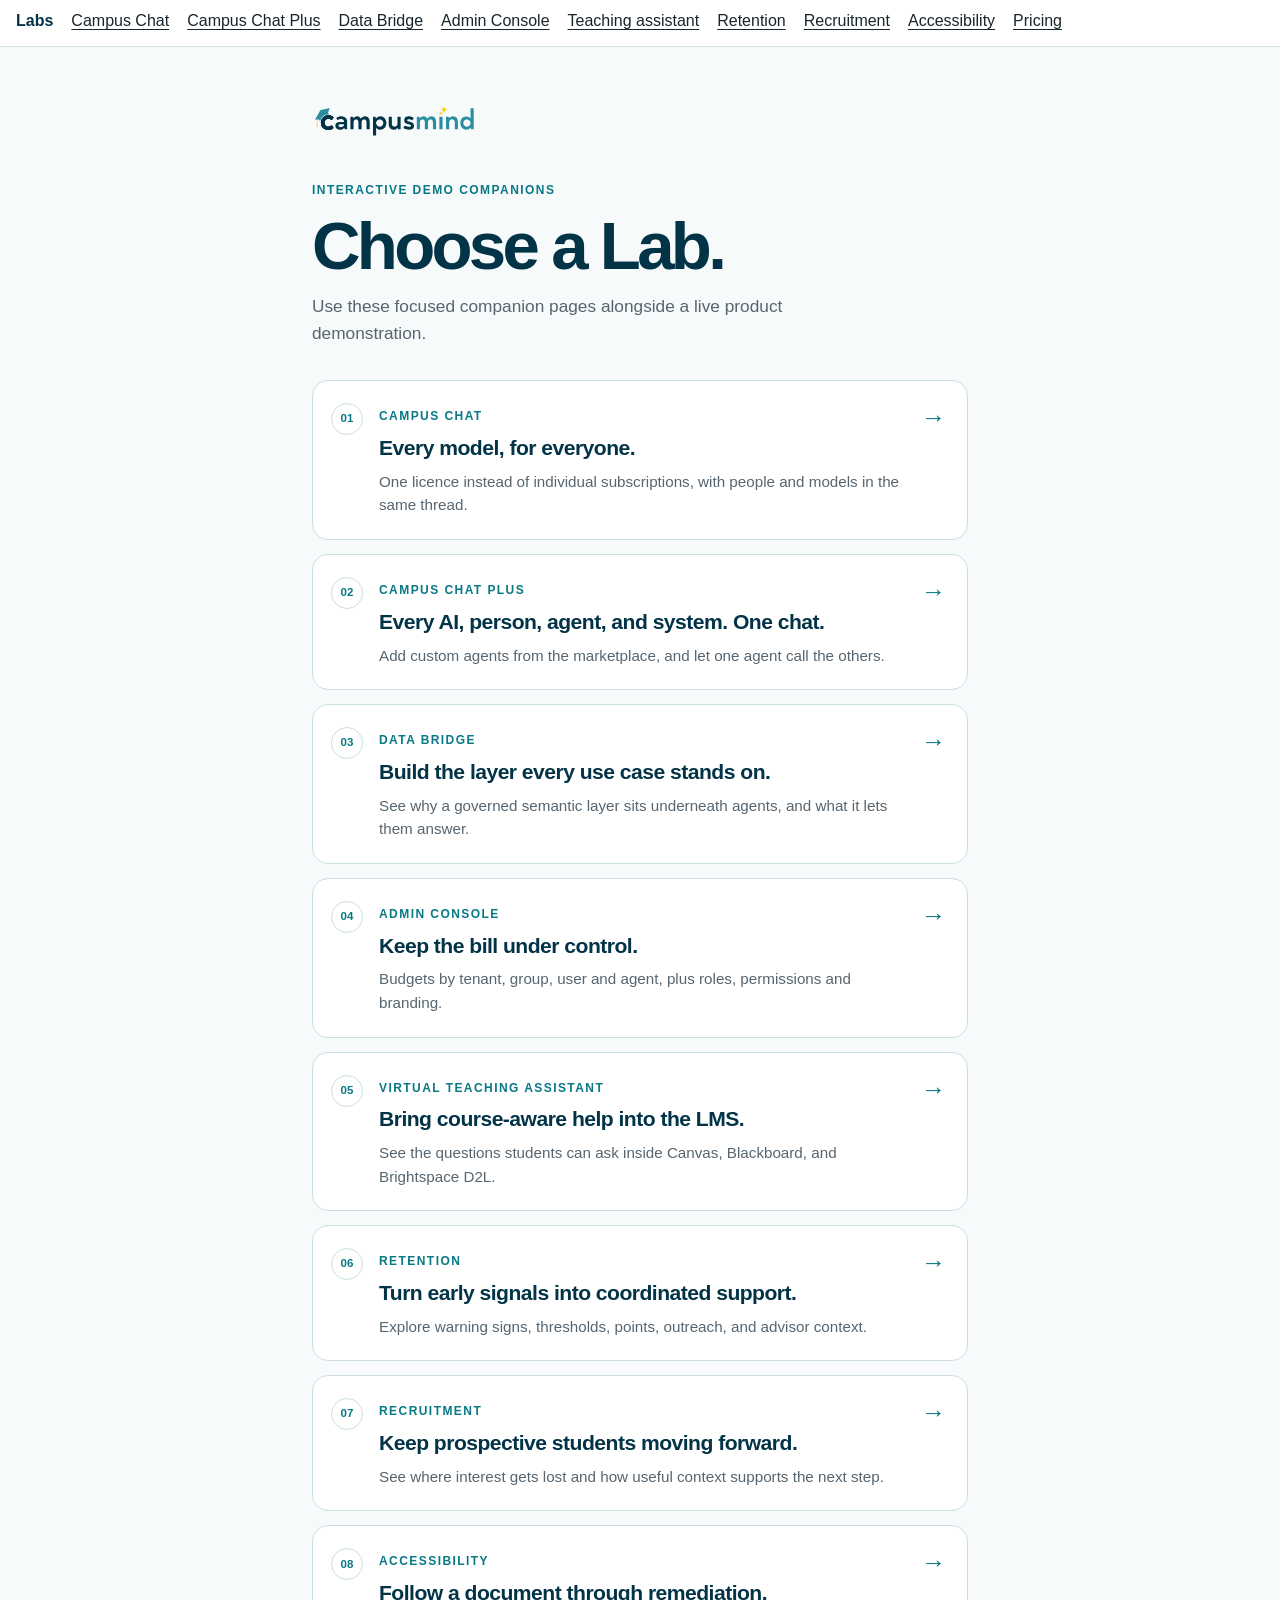
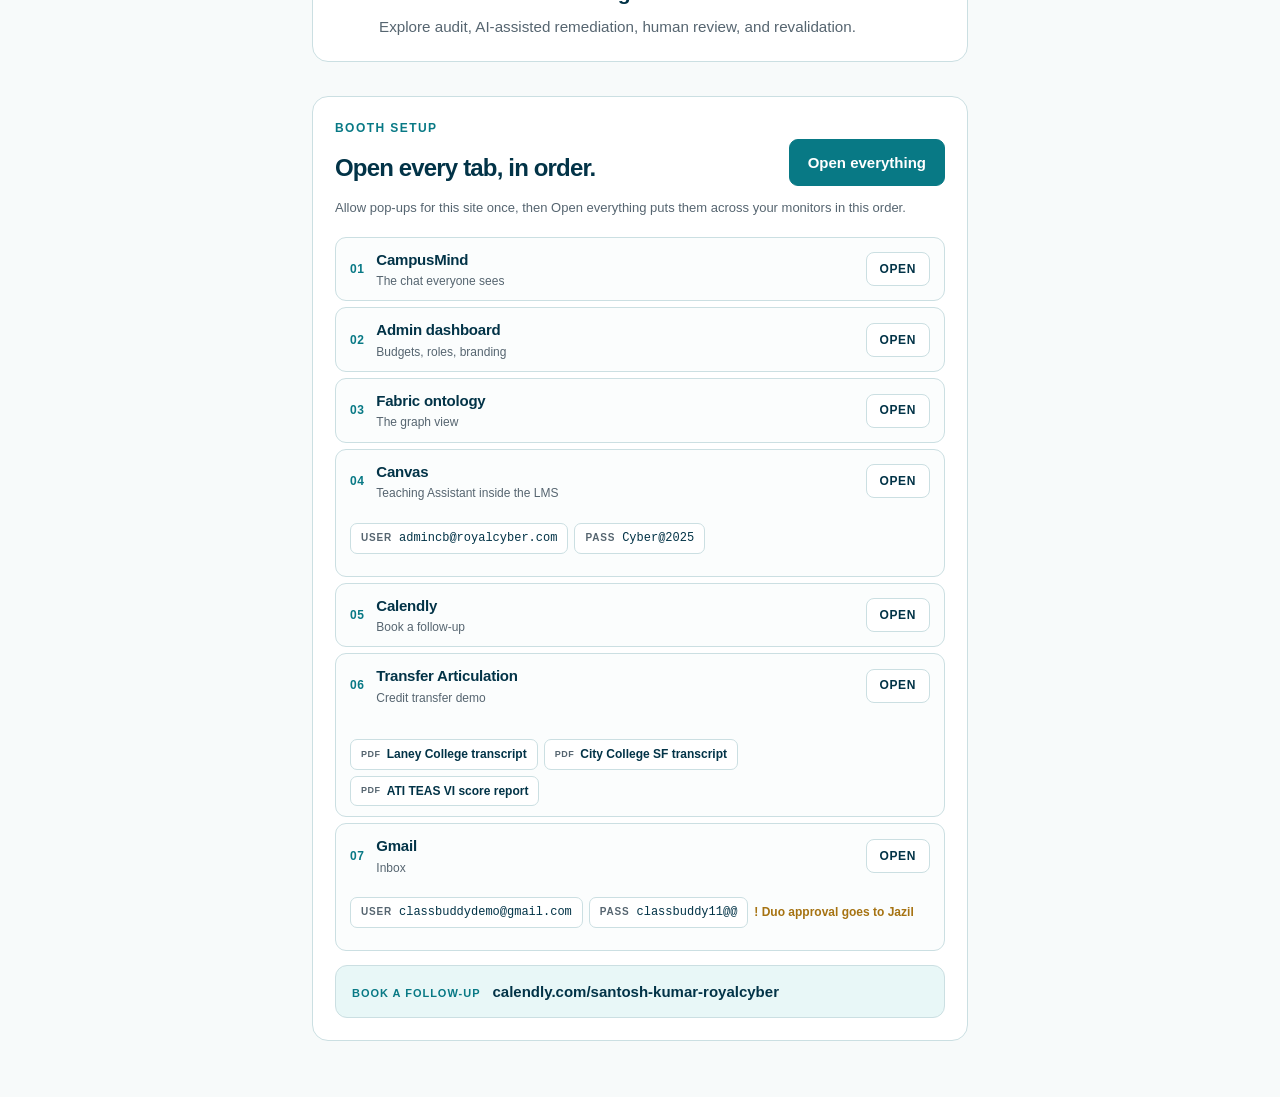
<file: index.html>
<!doctype html>
<html lang="en">
<head>
  <meta charset="utf-8">
  <meta name="viewport" content="width=device-width, initial-scale=1">
  <title>CampusMind Labs</title>
  <meta name="description" content="Interactive companion Labs for CampusMind product demonstrations.">
  <meta name="theme-color" content="#023347">
  <link rel="icon" href="/assets/campusmind-favicon.png">
  <link rel="stylesheet" href="/labs-navigation.css">
  <link rel="stylesheet" href="/home.css">
  <script src="/home.js" defer></script>
</head>
<body>
  <a class="skip" href="#main">Skip to Labs</a>
  <nav class="labs-navigation" aria-label="Labs">
    <a href="/" aria-current="page">Labs</a>
    <a href="/campus-chat.html">Campus Chat</a>
    <a href="/campus-chat-plus.html">Campus Chat Plus</a>
    <a href="/ontology.html">Data Bridge</a>
    <a href="/admin-console.html">Admin Console</a>
    <a href="/virtual-teaching-assistant.html">Teaching assistant</a>
    <a href="/retention.html">Retention</a>
    <a href="/recruitment.html">Recruitment</a>
    <a href="/accessibility.html">Accessibility</a>
    <a href="/pricing.html">Pricing</a>
  </nav>
  <main id="main">
    <header class="hero">
      <img src="/assets/campusmind-logo.svg" alt="CampusMind" width="168" height="36">
      <p class="eyebrow">Interactive demo companions</p>
      <h1>Choose a Lab.</h1>
      <p>Use these focused companion pages alongside a live product demonstration.</p>
    </header>
    <section class="lab-list" aria-label="Available Labs">
<a class="lab-card campus-chat" href="/campus-chat.html">
        <span class="number">01</span>
        <div>
          <span class="label">Campus Chat</span>
          <h2>Every model, for everyone.</h2>
          <p>One licence instead of individual subscriptions, with people and models in the same thread.</p>
        </div>
        <span class="arrow" aria-hidden="true">→</span>
      </a>
<a class="lab-card campus-chat-plus" href="/campus-chat-plus.html">
        <span class="number">02</span>
        <div>
          <span class="label">Campus Chat Plus</span>
          <h2>Every AI, person, agent, and system. One chat.</h2>
          <p>Add custom agents from the marketplace, and let one agent call the others.</p>
        </div>
        <span class="arrow" aria-hidden="true">→</span>
      </a>
<a class="lab-card ontology" href="/ontology.html">
        <span class="number">03</span>
        <div>
          <span class="label">Data Bridge</span>
          <h2>Build the layer every use case stands on.</h2>
          <p>See why a governed semantic layer sits underneath agents, and what it lets them answer.</p>
        </div>
        <span class="arrow" aria-hidden="true">→</span>
      </a>
<a class="lab-card admin-console" href="/admin-console.html">
        <span class="number">04</span>
        <div>
          <span class="label">Admin Console</span>
          <h2>Keep the bill under control.</h2>
          <p>Budgets by tenant, group, user and agent, plus roles, permissions and branding.</p>
        </div>
        <span class="arrow" aria-hidden="true">→</span>
      </a>
<a class="lab-card teaching-assistant" href="/virtual-teaching-assistant.html">
        <span class="number">05</span>
        <div>
          <span class="label">Virtual Teaching Assistant</span>
          <h2>Bring course-aware help into the LMS.</h2>
          <p>See the questions students can ask inside Canvas, Blackboard, and Brightspace D2L.</p>
        </div>
        <span class="arrow" aria-hidden="true">→</span>
      </a>
<a class="lab-card retention" href="/retention.html">
        <span class="number">06</span>
        <div>
          <span class="label">Retention</span>
          <h2>Turn early signals into coordinated support.</h2>
          <p>Explore warning signs, thresholds, points, outreach, and advisor context.</p>
        </div>
        <span class="arrow" aria-hidden="true">→</span>
      </a>
<a class="lab-card recruitment" href="/recruitment.html">
        <span class="number">07</span>
        <div>
          <span class="label">Recruitment</span>
          <h2>Keep prospective students moving forward.</h2>
          <p>See where interest gets lost and how useful context supports the next step.</p>
        </div>
        <span class="arrow" aria-hidden="true">→</span>
      </a>
<a class="lab-card accessibility" href="/accessibility.html">
        <span class="number">08</span>
        <div>
          <span class="label">Accessibility</span>
          <h2>Follow a document through remediation.</h2>
          <p>Explore audit, AI-assisted remediation, human review, and revalidation.</p>
        </div>
        <span class="arrow" aria-hidden="true">→</span>
      </a>
    </section>

    <section class="launcher" aria-labelledby="launcher-heading">
      <div class="launcher-head">
        <div>
          <p class="eyebrow">Booth setup</p>
          <h2 id="launcher-heading">Open every tab, in order.</h2>
        </div>
        <button type="button" class="launch-all" id="launch-all">Open everything</button>
      </div>
      <p class="launcher-note" id="launcher-note">Your browser will ask to allow pop-ups the first time. Allow them, or open each group on its own.</p>
      <div class="launch-list" id="launch-list"></div>
      <a class="booking" href="https://calendly.com/santosh-kumar-royalcyber/educause-2026" target="_blank" rel="noopener">
        <span class="booking-label">Book a follow-up</span>
        <strong>calendly.com/santosh-kumar-royalcyber</strong>
      </a>
    </section>
  </main>
</body>
</html>
</file>
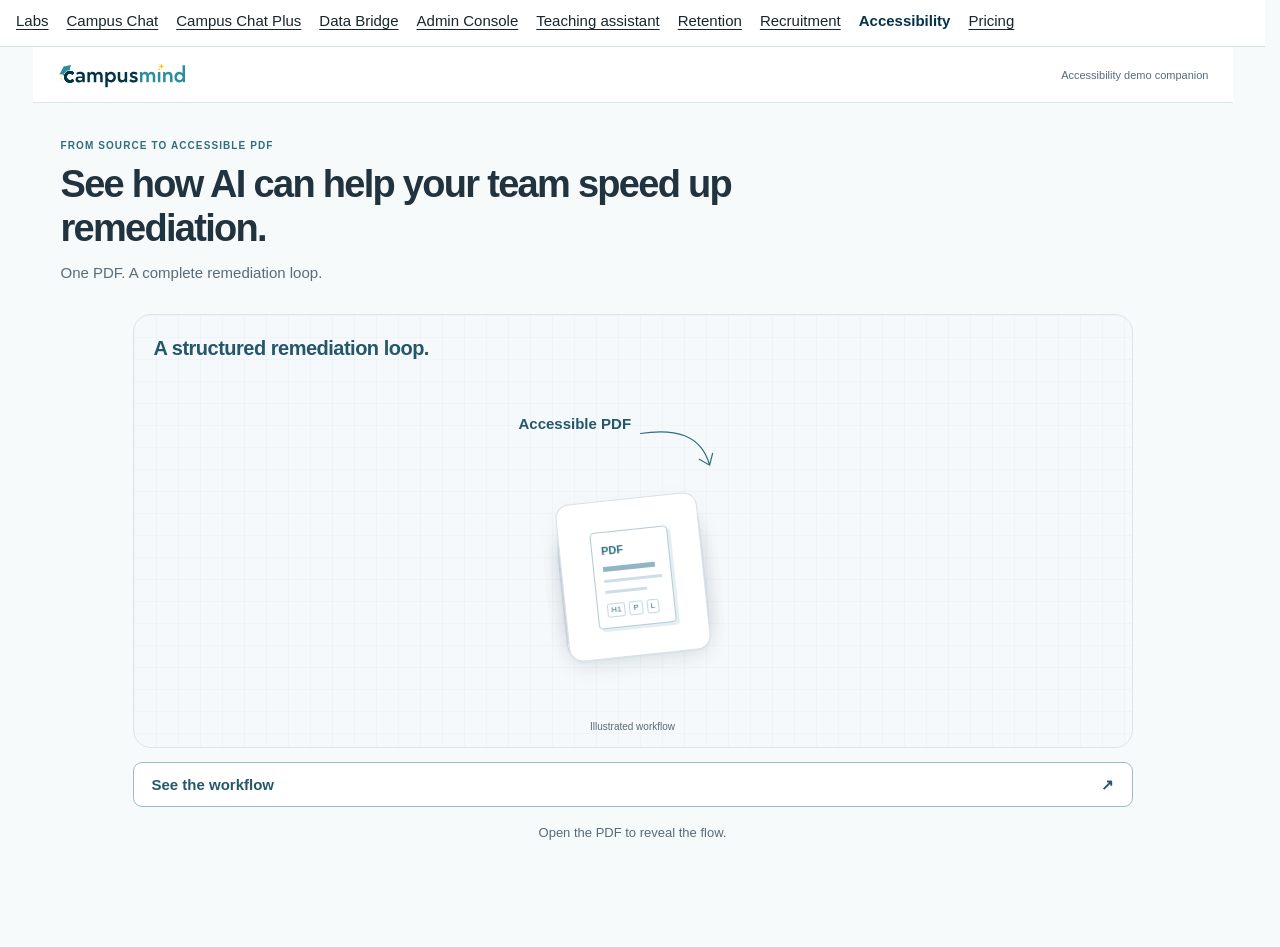
<file: accessibility.html>
<!doctype html>
<html lang="en">
<head>
<meta charset="utf-8"><meta name="viewport" content="width=device-width,initial-scale=1">
<title>Accessibility Story · CampusMind</title>
<meta name="description" content="A visual companion to the CampusMind accessibility demo. Follow the story from document structure to remediation, human review, and ongoing oversight.">
<link rel="icon" href="assets/campusmind-favicon.png"><link rel="stylesheet" href="/labs-navigation.css"><link rel="stylesheet" href="/accessibility.css">
<script src="/accessibility-examples.js" defer></script><script src="/accessibility.js" defer></script>
</head>
<body>
<a class="skip" href="#story">Skip to the remediation flow</a>
<nav class="labs-navigation" aria-label="Labs">
    <a href="/">Labs</a>
    <a href="/campus-chat.html">Campus Chat</a>
    <a href="/campus-chat-plus.html">Campus Chat Plus</a>
    <a href="/ontology.html">Data Bridge</a>
    <a href="/admin-console.html">Admin Console</a>
    <a href="/virtual-teaching-assistant.html">Teaching assistant</a>
    <a href="/retention.html">Retention</a>
    <a href="/recruitment.html">Recruitment</a>
    <a href="/accessibility.html" aria-current="page">Accessibility</a>
    <a href="/pricing.html">Pricing</a>
  </nav>
<div class="story-shell">
<header class="brand-header"><img src="assets/campusmind-logo.svg" alt="CampusMind" width="140" height="30"><span>Accessibility demo companion</span></header>
<main id="story" tabindex="-1">
<div class="scene-heading intro"><p class="eyebrow">From source to accessible PDF</p><h1 id="access-title">See how AI can help your team speed up remediation.</h1><p>One PDF. A complete remediation loop.</p></div>
<div id="flow-workspace">
<div class="flow-dock"><div class="graphic-stage access-stage" id="access-graphic">
<div class="flow-heading"><h2 class="workflow-graphic-title" id="flow-title">A structured remediation loop.</h2></div>
<div id="workflow-canvas" class="workflow-canvas" role="group" aria-labelledby="flow-title" aria-describedby="workflow-description">
<p class="sr-only" id="workflow-description">An accessible PDF opens into five connected stages, ascending from left to right: source systems, a document being scanned for issues, AI adding document structure, a person inspecting and editing tags, and the accessible PDF. The PDF returns to the source after review and revalidation. Select any card to explore that step. This is a concept illustration.</p>
<svg class="workflow-wires" aria-hidden="true"><defs><marker id="workflow-arrow" viewBox="0 0 10 10" refX="9" refY="5" markerWidth="8" markerHeight="8" orient="auto" markerUnits="strokeWidth"><path d="M1 1 9 5 1 9Z" fill="#306d7e"/></marker></defs><path id="workflow-forward-0"/><path id="workflow-forward-1"/><path id="workflow-forward-2"/><path id="workflow-forward-3"/><path id="workflow-return"/><g class="workflow-step-arrow" id="workflow-step-arrow-0"><circle r="10"/><path d="M-4 0h8M1-4l4 4-4 4"/></g><g class="workflow-step-arrow" id="workflow-step-arrow-1"><circle r="10"/><path d="M-4 0h8M1-4l4 4-4 4"/></g><g class="workflow-step-arrow" id="workflow-step-arrow-2"><circle r="10"/><path d="M-4 0h8M1-4l4 4-4 4"/></g><g class="workflow-step-arrow" id="workflow-step-arrow-3"><circle r="10"/><path d="M-4 0h8M1-4l4 4-4 4"/></g></svg>
<button class="workflow-node source-node" data-workflow-node="0" data-flow="sources" aria-expanded="false" aria-controls="step-panel" aria-haspopup="dialog"><span class="node-number" aria-hidden="true">01</span><span class="workflow-node-title">Source systems</span><div class="workflow-sources"><img src="assets/source-system-logos.png" alt="Canvas, Blackboard, D2L, and SharePoint"></div></button>
<button class="workflow-node audit-node" data-workflow-node="1" data-flow="audit" aria-expanded="false" aria-controls="step-panel" aria-haspopup="dialog"><span class="node-number" aria-hidden="true">02</span><span class="workflow-node-title">Audit</span><div class="audit-mini" aria-hidden="true"><div class="scan-document"><span></span><i></i><i></i><i></i><b></b></div><div class="scanner-line"><i></i></div><span class="scan-target one"></span><span class="scan-target two"></span></div><span class="workflow-node-caption">Scan for issues</span></button>
<button class="workflow-node remediate-node" data-workflow-node="2" data-flow="remediation" aria-expanded="false" aria-controls="step-panel" aria-haspopup="dialog"><span class="node-number" aria-hidden="true">03</span><span class="workflow-node-title">AI remediation</span><div class="repair-document" aria-hidden="true"><div><b>H1</b><span></span><i>✓</i></div><div><b>P</b><span></span><i>✓</i></div><div><b>L</b><span></span><i>✓</i></div></div><span class="workflow-node-caption">Build document structure</span></button>
<button class="workflow-node inspect-node" data-workflow-node="3" data-flow="review" aria-expanded="false" aria-controls="step-panel" aria-haspopup="dialog"><span class="node-number" aria-hidden="true">04</span><span class="workflow-node-title">Human review</span><div class="tag-inspector" aria-hidden="true"><div class="inspector-row inspector-head"><span>Tag editor</span><span>Review</span></div><div class="inspector-row tag-correction"><span><s>H1</s><b>H2</b></span><svg viewBox="0 0 24 24"><path d="m5 15 11-11 4 4L9 19l-5 1zM14 6l4 4"/></svg></div><div class="review-approved"><i>✓</i><span>Ready to approve</span></div></div><span class="workflow-node-caption">Inspect tags & make edits</span></button>
<button class="workflow-node output-node" data-workflow-node="4" data-flow="output" aria-expanded="false" aria-controls="step-panel" aria-haspopup="dialog"><span class="node-number" aria-hidden="true">05</span><span class="workflow-node-title">Accessible PDF</span><div class="output-document"><span class="output-pdf-label">PDF</span><strong></strong><i></i><i></i><div class="output-tag-lines"><span>H1</span><span>P</span><span>L</span></div></div><span class="workflow-node-caption">Reviewed & revalidated</span></button>
<div class="pdf-pointer" aria-hidden="true"><span>Accessible PDF</span><svg viewBox="0 0 110 60"><path d="M4 8c45-7 79 1 90 41m-14-8 14 8 4-16"/></svg></div>
<div class="return-label" aria-hidden="true">Return to source</div>
</div>
<div class="graphic-footnote">Illustrated workflow</div>
</div>
<button class="action-button" id="reveal-structure" aria-expanded="false" aria-controls="workflow-canvas">See the workflow <span aria-hidden="true">↗</span></button><p class="flow-hint" id="flow-hint">Open the PDF to reveal the flow.</p></div>
<dialog id="step-panel" class="step-panel" aria-labelledby="panel-title"><div class="step-popup-bar"><span>A structured remediation loop</span><div class="popup-controls"><button class="text-button" id="close-step" aria-label="Close step details">Close <span aria-hidden="true">×</span></button></div></div><div class="step-popup-body">
<header class="panel-heading"><p class="eyebrow" id="panel-kicker"></p><h2 id="panel-title" tabindex="-1"></h2></header>
<div class="document-context" hidden><label for="example-select" class="sr-only">Example document</label><select id="example-select"></select><span id="example-mode"></span></div>
<div data-panel="sources" hidden>
<div class="source-switch" role="group" aria-label="Document source"><button data-source="pdf" aria-pressed="true">One PDF</button><button data-source="collection" aria-pressed="false">Course materials</button></div>
<div id="source-systems" class="system-chips source-logos" hidden><img src="assets/source-system-logos.png" alt="Canvas, Blackboard, Brightspace D2L, and SharePoint"></div>
<div class="source-art" id="source-art"><div class="paper paper-back two" aria-hidden="true"></div><div class="paper paper-back one" aria-hidden="true"></div><div class="paper front"><span class="paper-symbol">PDF</span><span class="paper-title" id="source-title">Your document</span><i></i><i></i><i></i><div class="paper-table" aria-hidden="true"></div></div></div>
<div class="visual-connector" aria-hidden="true">↓</div>
<div class="source-branches"><div><span class="line-icon" data-icon="search"></span><strong>Audit</strong></div><span class="or-label">or</span><div><span class="line-icon" data-icon="layers"></span><strong>Audit + remediate</strong></div></div>
</div>
<div data-panel="audit" hidden>
<div class="audit-dashboard" aria-label="Reference audit: 99.97 percent of checks passed. Not compliant. Two of 106 rules failed.">
<div class="score-card"><span class="score-label">Accessibility score</span><strong class="score-value">99.97<span>%</span></strong><span class="score-subtitle">of checks passed</span><div class="score-track" role="progressbar" aria-label="Checks passed" aria-valuemin="0" aria-valuemax="100" aria-valuenow="99.97"><span></span></div></div>
<div class="compliance-card"><span class="status-alert" aria-hidden="true">!</span><div><strong>Not compliant</strong><span><b>2</b> of 106 rules failed</span></div></div>
<div class="audit-badges"><span>2 Critical</span><span>3 WCAG 2.1 criteria affected</span></div>
<div class="audit-category-grid">
<div class="has-issue"><b>! 1</b><span>Document structure</span></div><div class="has-issue"><b>! 1</b><span>Headings</span></div>
<div><b>✓ Pass</b><span>Tables</span></div><div><b>✓ Pass</b><span>Images & non-text</span></div><div><b>✓ Pass</b><span>Links & navigation</span></div><div><b>✓ Pass</b><span>Metadata</span></div><div><b>✓ Pass</b><span>Lists</span></div><div><b>✓ Pass</b><span>Colors & visuals</span></div>
</div>
<div class="score-distinction"><span>Checks passed</span><b>≠</b><span>Conformance</span></div>
</div>
<p class="visual-note">Reference audit · Your supplied screenshot · PDF/UA-1</p>
</div>
<div data-panel="remediation" hidden>
<div class="visual-approaches" role="group" aria-label="Remediation approach">
<button class="visual-route" data-mode="preserve" aria-pressed="true"><strong>Preserve layout</strong><div class="document-transform" aria-hidden="true"><div class="mini-page"><i></i><i></i><div class="mini-grid"></div></div><span>→</span><div class="mini-page tagged"><i></i><i></i><div class="mini-grid"></div><b>H1</b><em>Table</em></div></div><span>Same layout · Added structure</span></button>
<button class="visual-route" data-mode="reconstruct" aria-pressed="false"><strong>Full reconstruction</strong><div class="document-transform" aria-hidden="true"><div class="mini-page handwritten"><span>y = x² sin x</span><span>f′g + fg′</span></div><span>→</span><div class="mini-page typed"><b>H1</b><span>Product rule</span><span>f′g + fg′</span></div></div><span>Scans → Structured content</span></button>
</div>
<div class="work-chips"><span>Tags</span><span>Reading order</span><span>Image descriptions</span></div>
</div>
<div data-panel="review" hidden>
<ol class="review-sequence" aria-label="Human review sequence">
<li><button data-review="0" aria-pressed="true"><span>01</span>Inspect & edit</button></li><li><button data-review="1" aria-pressed="false"><span>02</span>Apply changes</button></li><li><button data-review="2" aria-pressed="false"><span>03</span>Revalidate</button></li><li><button data-review="3" aria-pressed="false"><span>04</span>Updated report</button></li>
</ol>
<div class="review-loop" id="review-loop" data-review-phase="0" role="img" aria-labelledby="review-loop-title" aria-describedby="review-loop-description">
<h3 id="review-loop-title" class="sr-only">Human review and revalidation loop</h3><p id="review-loop-description" class="sr-only">An illustrative loop shows a reviewer changing a section tag from heading level one to heading level two, correcting reading order, approving the edits, revalidating the PDF, and receiving an updated compliance report. The document returns to review when more work is needed.</p>
<div class="loop-editor" aria-hidden="true"><div class="loop-window-bar"><span></span><span></span><span></span><b>Tag Editor</b></div><div class="loop-editor-body"><div class="loop-tree-row"><b>H1</b><span>Document title</span></div><div class="loop-tree-row is-target"><b class="loop-tag-value"><span>H1</span><span>H2</span></b><span>Section heading</span><i>⌄</i></div><div class="loop-tag-menu"><span>P</span><span>H1</span><span class="is-choice">H2 <b>✓</b></span><span>H3</span><span>Figure</span></div><div class="loop-reading"><strong>Reading order</strong><div class="order-row order-title"><b>1</b><span>Title</span><i>⋮⋮</i></div><div class="order-row order-table"><b>3</b><span>Assessment table</span><i>⋮⋮</i></div><div class="order-row order-summary"><b>2</b><span>Summary</span><i>⋮⋮</i></div></div><button class="loop-apply" tabindex="-1">Approve changes</button><span class="loop-pointer">●</span></div></div>
<div class="loop-pdf" aria-hidden="true"><div class="loop-pdf-label">PDF</div><div class="pdf-title-line"></div><div class="pdf-copy-line"></div><div class="pdf-heading"><b class="pdf-tag-value"><span>H1</span><span>H2</span></b><i></i></div><div class="pdf-copy-line short"></div><div class="pdf-order-block"><span>1</span><i></i><span>2</span><i></i><span>3</span><i></i></div><div class="pdf-table-mini"></div><div class="loop-scan-beam"></div><div class="loop-saved">✓ Changes applied</div><div class="loop-scan-status"><span>Revalidating PDF</span><i></i></div></div>
<div class="loop-report" aria-hidden="true"><div class="loop-window-bar"><span></span><span></span><span></span><b>Compliance report</b></div><div class="loop-report-body"><div class="report-success"><span>✓</span><div><strong>Revalidated</strong><small>Illustrative result</small></div></div><div class="report-score"><span>Example updated score</span><strong>100%</strong><i><b></b></i></div><div class="report-result"><span>Tags</span><b>Pass</b></div><div class="report-result"><span>Reading order</span><b>Pass</b></div><div class="report-result"><span>Remaining issues</span><b>0</b></div></div></div>
<div class="loop-return-path" aria-hidden="true"><span>Review again if anything remains</span><b>↶</b></div>
<div class="loop-caption" id="review-loop-caption">Inspect the document. Choose the right tag and reading order.</div>
</div>
<div class="review-loop-controls"><span><i></i> Looping walkthrough</span><button class="text-button" id="review-loop-toggle" aria-pressed="false">Pause loop</button></div>
<p class="visual-note">Illustrative workflow</p>
</div>
<div data-panel="output" hidden>
<div class="return-graphic"><div class="finished-pdf"><span class="line-icon" data-icon="document"></span><strong>Accessible PDF</strong><span>Reviewed + revalidated</span></div><div class="visual-connector" aria-hidden="true">↓</div><div class="return-systems"><img class="return-system-logos" src="assets/source-system-logos.png" alt="Canvas, Blackboard, D2L, and SharePoint"></div><div class="version-options"><span>Replace original</span><b>or</b><span>Save new version</span></div></div>
<button class="action-button return-source" data-open="sources">Return to source <span aria-hidden="true">↶</span></button>
<div class="scope-graphic" aria-label="Progress across the documents, courses and departments you can access"><div><span class="line-icon" data-icon="document"></span><span>Document</span></div><b>→</b><div><span class="line-icon" data-icon="folder"></span><span>Course</span></div><b>→</b><div><span class="line-icon" data-icon="campus"></span><span>Department</span></div></div>
<p class="visual-note">Progress across your access</p>
</div>
<section id="example-view" class="comparison-section" aria-labelledby="comparison-title" hidden>
<h3 id="comparison-title" class="sr-only">Before and after</h3>
<div class="gallery-card"><div class="gallery-toolbar" hidden><div class="segmented" role="group" aria-label="Example state"><button data-state="before" aria-pressed="true">Before</button><button data-state="after" aria-pressed="false">After</button></div><button class="text-button" id="enlarge" aria-label="Enlarge document preview"><span class="line-icon" data-icon="expand"></span>Enlarge</button></div><img id="document-image" alt=""><p id="example-caption" class="sr-only"></p></div>
<p class="visual-note">Illustrative before PDF</p>
</section>
</div><div class="step-quick-nav" role="group" aria-label="Move between steps"><button id="previous-step" class="step-arrow" aria-label="Previous step"><svg viewBox="0 0 24 24" aria-hidden="true"><path d="m14 6-6 6 6 6"/></svg></button><button id="next-step" class="step-arrow" aria-label="Next step"><svg viewBox="0 0 24 24" aria-hidden="true"><path d="m10 6 6 6-6 6"/></svg></button></div></dialog>
</div>
</main></div>
<div class="sr-only" id="announcement" role="status"></div>
<dialog id="image-dialog" aria-labelledby="dialog-title"><div class="dialog-heading"><div><span class="eyebrow">Synthetic illustration</span><h2 id="dialog-title"></h2></div><button class="text-button" id="close-dialog" aria-label="Close enlarged preview" autofocus>Close ×</button></div><div class="dialog-tools"><div class="segmented" role="group" aria-label="Enlarged example state"><button data-dialog-state="before" aria-pressed="true">Before</button><button data-dialog-state="after" aria-pressed="false">After</button></div><button class="text-button" id="zoom" aria-pressed="false">Zoom in</button></div><div class="dialog-scroll" tabindex="0" role="region" aria-label="Document preview, scroll to inspect"><img id="dialog-image" alt=""></div><details class="image-description"><summary>Read the example description</summary><p id="text-summary"></p></details><p class="synthetic-note">Illustrative images, not real product outputs or validated PDFs.</p></dialog>
<noscript>This visual guide needs JavaScript to explore the flow and compare examples.</noscript>
</body></html>
</file>
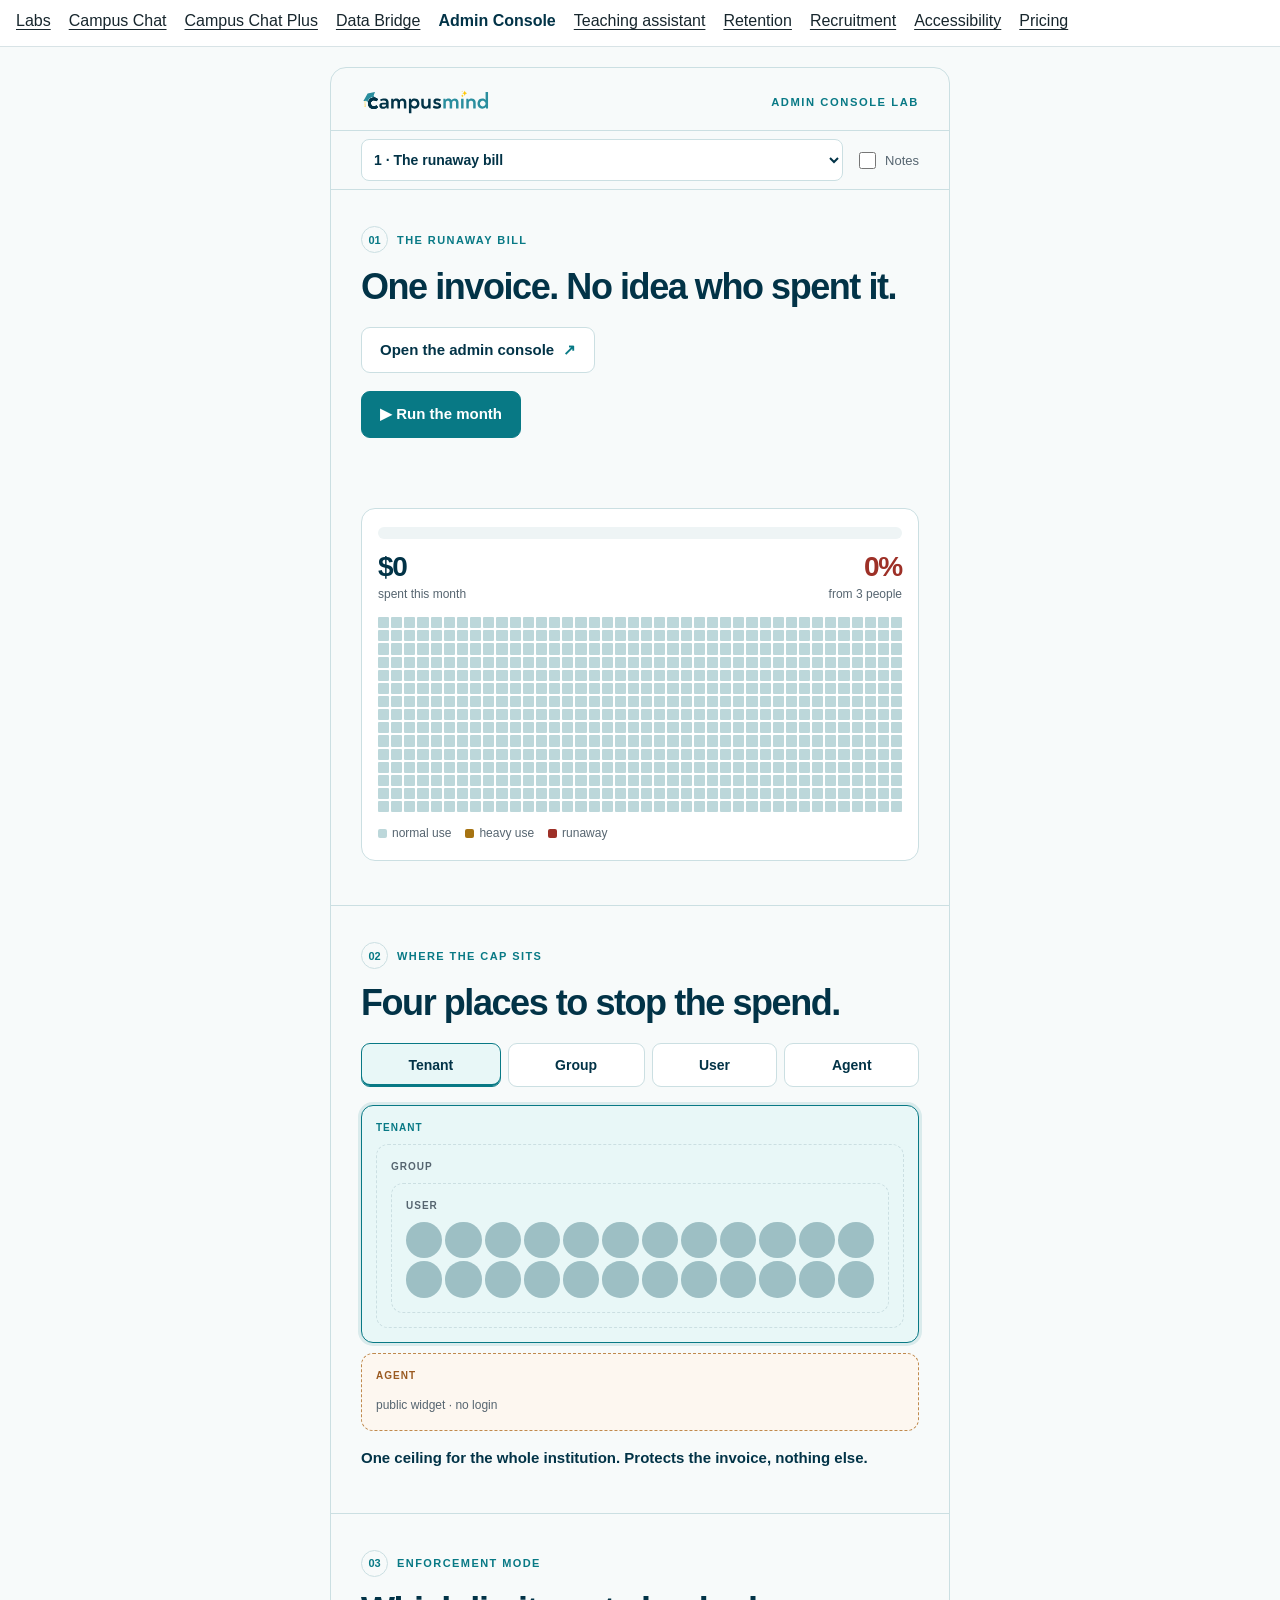
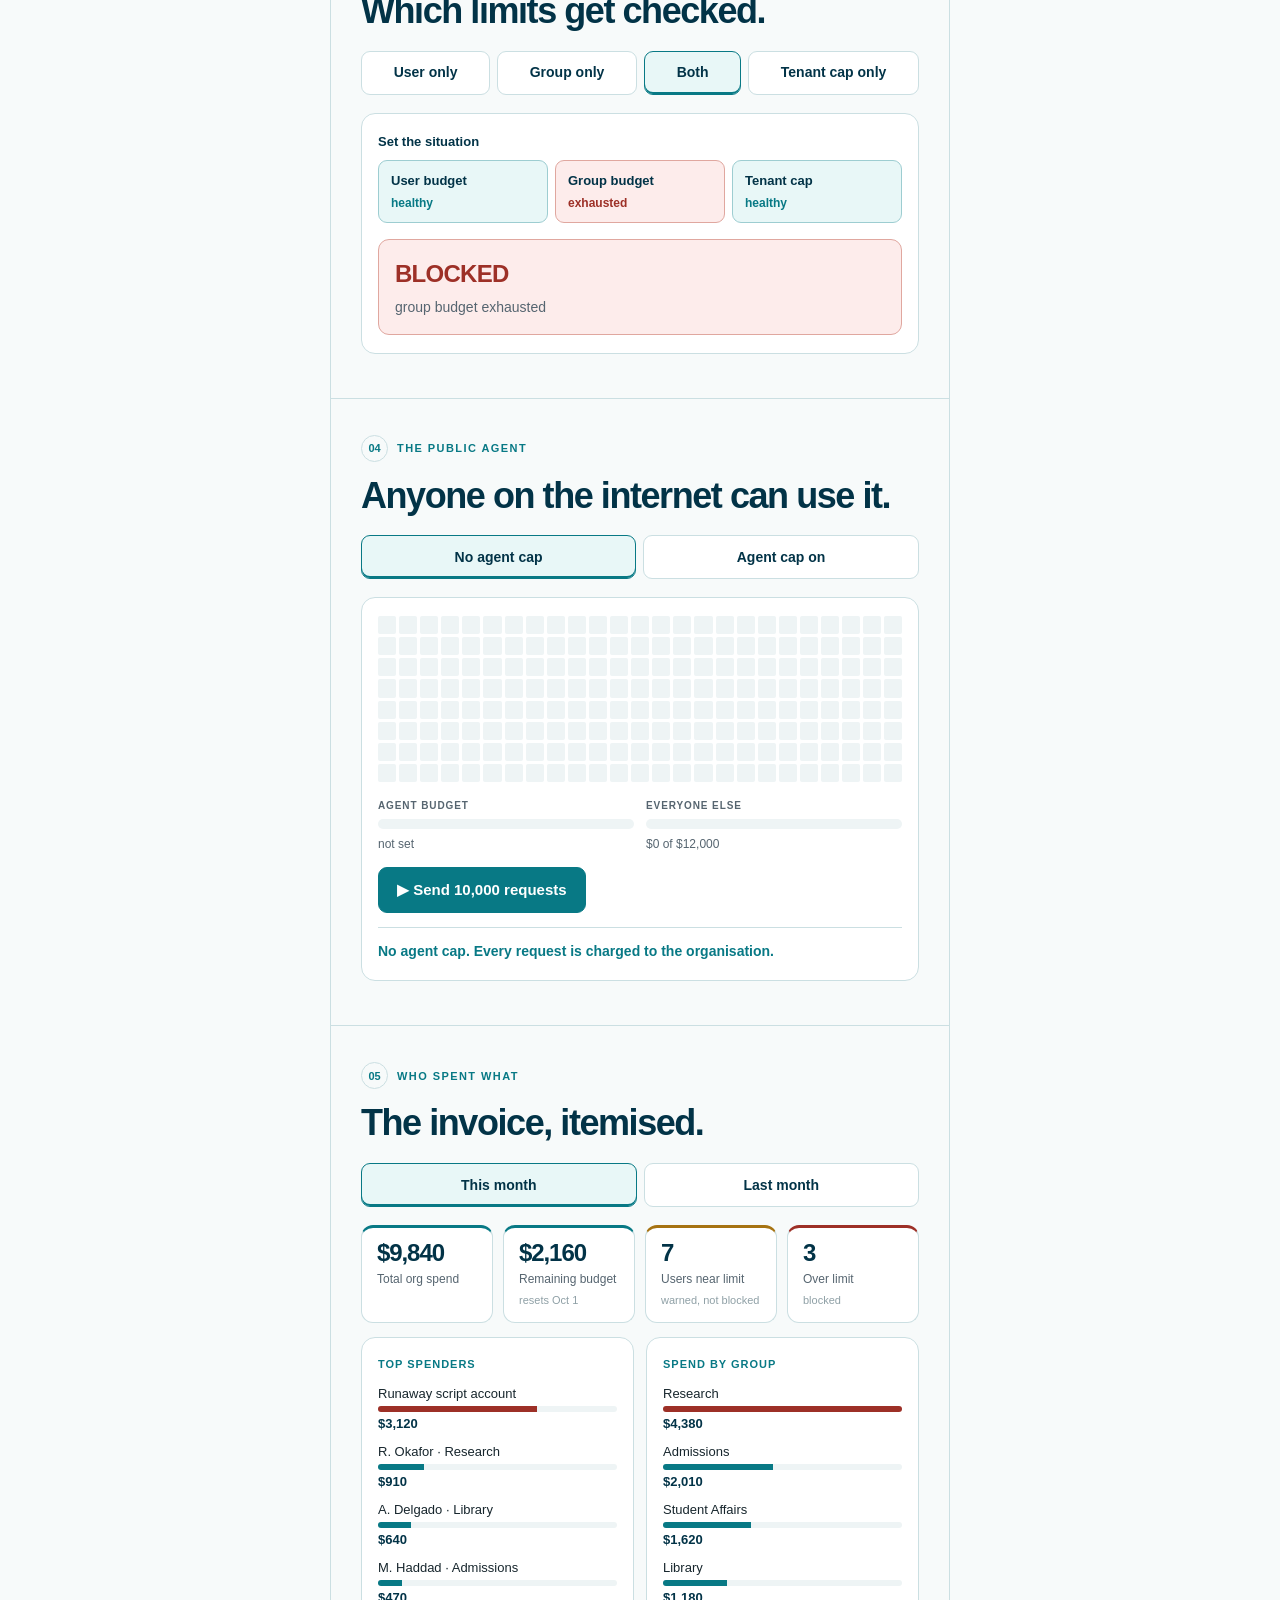
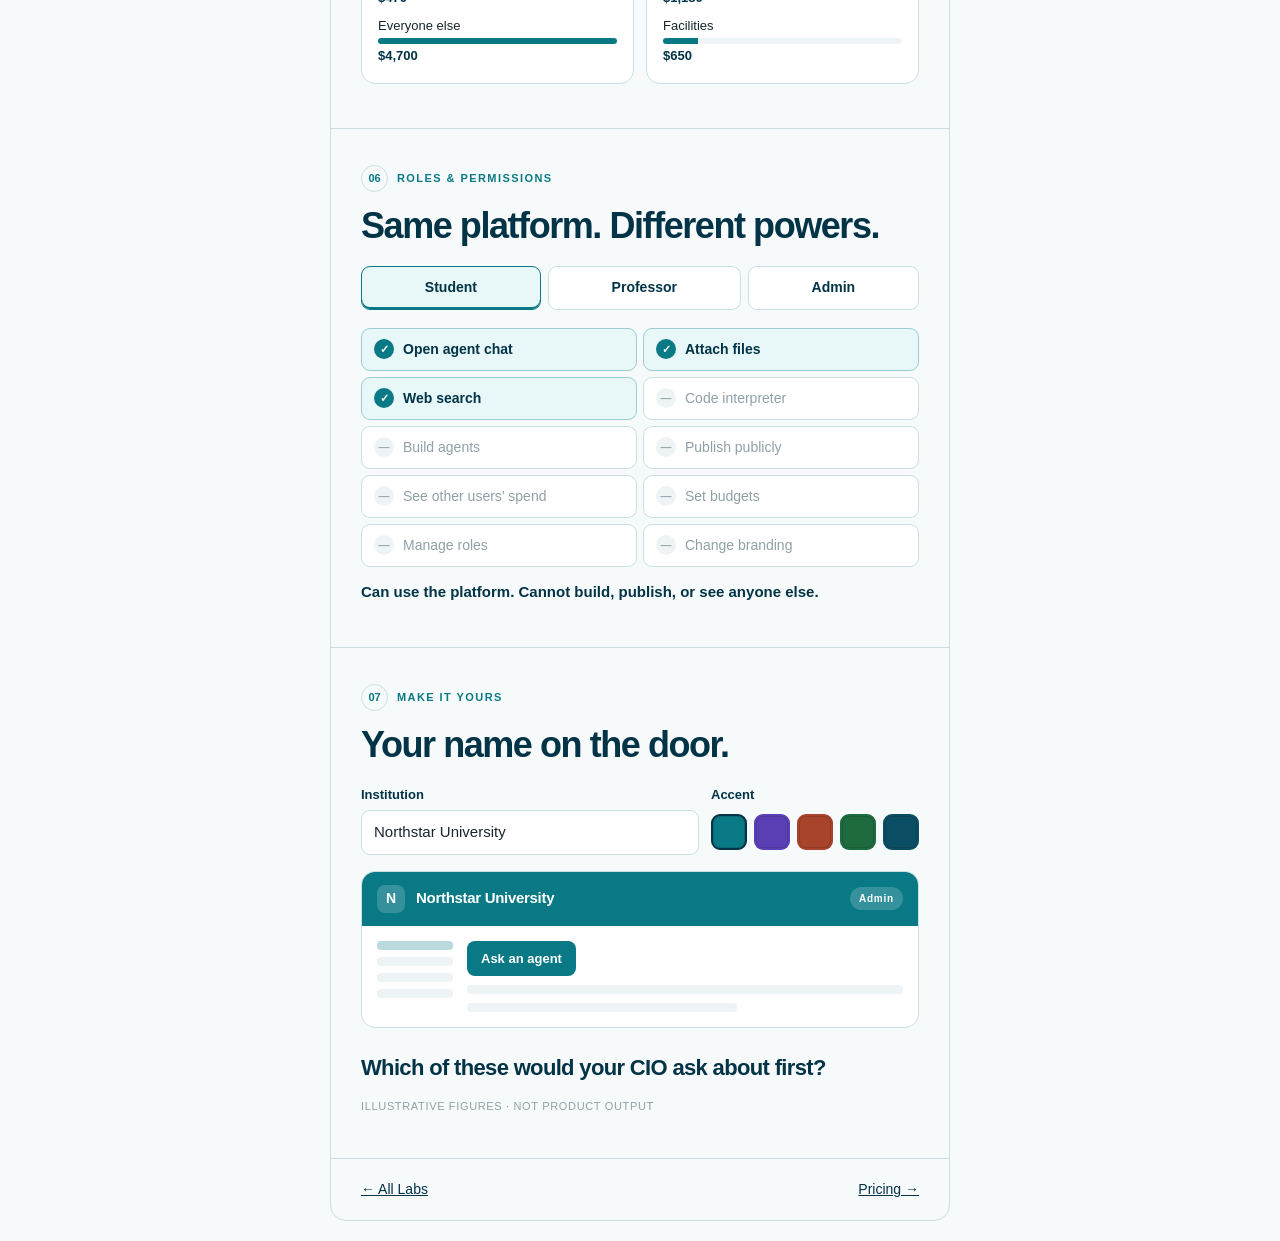
<file: admin-console.html>
<!doctype html>
<html lang="en"><head><meta charset="utf-8"><meta name="viewport" content="width=device-width,initial-scale=1"><title>Admin Console Lab · CampusMind</title><meta name="description" content="Visual companion for the CampusMind admin console: budgets, enforcement, roles and branding."><meta name="theme-color" content="#023347"><link rel="icon" href="/assets/campusmind-favicon.png"><link rel="stylesheet" href="/labs-navigation.css"><link rel="stylesheet" href="/admin-console.css"><script src="/admin-console.js" defer></script></head>
<body><a class="skip" href="#main">Skip to the Lab</a><nav class="labs-navigation" aria-label="Labs">
    <a href="/">Labs</a>
    <a href="/campus-chat.html">Campus Chat</a>
    <a href="/campus-chat-plus.html">Campus Chat Plus</a>
    <a href="/ontology.html">Data Bridge</a>
    <a href="/admin-console.html" aria-current="page">Admin Console</a>
    <a href="/virtual-teaching-assistant.html">Teaching assistant</a>
    <a href="/retention.html">Retention</a>
    <a href="/recruitment.html">Recruitment</a>
    <a href="/accessibility.html">Accessibility</a>
    <a href="/pricing.html">Pricing</a>
  </nav>

<div class="shell">
<div class="masthead"><img src="/assets/campusmind-logo.svg" alt="CampusMind" width="143" height="31"><span>ADMIN CONSOLE LAB</span></div>

<div class="section-nav">
<select id="section-jump" aria-label="Jump to section">
<option value="runaway">1 · The runaway bill</option>
<option value="scopes">2 · Where the cap sits</option>
<option value="mode">3 · Enforcement mode</option>
<option value="widget">4 · The public agent</option>
<option value="dashboard">5 · Who spent what</option>
<option value="roles">6 · Roles &amp; permissions</option>
<option value="brand">7 · Make it yours</option>
</select>
<label class="notes-toggle"><input type="checkbox" id="notes-on"> Notes</label>
</div>

<main id="main">

<!-- ===== 01 ===== -->
<section id="runaway" aria-labelledby="runaway-heading">
<p class="eyebrow"><b>01</b> THE RUNAWAY BILL</p>
<h1 id="runaway-heading">One invoice. No idea who spent it.</h1>

<p class="console-open"><a class="console-link" href="https://admin.mind-platform.ai" target="_blank" rel="noopener">Open the admin console</a></p>

<div class="controls"><button type="button" id="burn-play" class="primary-button">▶ Run the month</button></div>
<p class="step-caption" id="burn-caption" aria-live="polite">&nbsp;</p>

<figure class="figure">
  <div class="meter"><span class="meter-fill" id="burn-fill"></span><span class="meter-cap" id="burn-cap" hidden><i>cap</i></span></div>
  <div class="burn-head">
    <div><strong id="burn-spend">$0</strong><span>spent this month</span></div>
    <div class="is-right"><strong id="burn-top">0%</strong><span>from 3 people</span></div>
  </div>
  <div class="dotgrid" id="burn-dots" role="img" aria-labelledby="burn-alt"></div>
  <p class="sr-only" id="burn-alt"></p>
  <div class="dot-legend"><span><i class="d-normal"></i>normal use</span><span><i class="d-heavy"></i>heavy use</span><span><i class="d-runaway"></i>runaway</span></div>
</figure>
<p class="pnote" hidden>Without a cap, a handful of accounts can consume a month of budget in days, and nobody notices until the invoice arrives.</p>
</section>

<!-- ===== 02 ===== -->
<section id="scopes" aria-labelledby="scopes-heading">
<p class="eyebrow"><b>02</b> WHERE THE CAP SITS</p>
<h2 id="scopes-heading">Four places to stop the spend.</h2>

<div class="choices" role="group" aria-label="Choose a scope" id="scope-picker"></div>
<div class="nest" id="nest">
  <div class="nest-ring is-tenant" data-scope="tenant"><span class="nest-tag">TENANT</span>
    <div class="nest-ring is-group" data-scope="group"><span class="nest-tag">GROUP</span>
      <div class="nest-ring is-user" data-scope="user"><span class="nest-tag">USER</span>
        <div class="nest-dots" id="nest-dots" aria-hidden="true"></div>
      </div>
    </div>
  </div>
  <div class="nest-ring is-agent" data-scope="agent"><span class="nest-tag">AGENT</span><span class="nest-note">public widget · no login</span></div>
</div>
<p class="scope-caption" id="scope-caption"></p>
<p class="pnote" hidden>Each scope answers a different failure. Tenant protects the invoice, group protects a department, user protects everyone else from one person, agent protects you from the public.</p>
</section>

<!-- ===== 03 ===== -->
<section id="mode" aria-labelledby="mode-heading">
<p class="eyebrow"><b>03</b> ENFORCEMENT MODE</p>
<h2 id="mode-heading">Which limits get checked.</h2>

<div class="choices" role="group" aria-label="Enforcement mode" id="mode-picker"></div>

<figure class="figure">
  <p class="field-label">Set the situation</p>
  <div class="switch-row" id="state-toggles"></div>
  <div class="verdict" id="verdict"><strong id="verdict-word">ALLOWED</strong><span id="verdict-why"></span></div>
</figure>
<p class="pnote" hidden>Both is the strictest and the recommended default: a request has to clear every budget that applies to it, not just one.</p>
</section>

<!-- ===== 04 ===== -->
<section id="widget" aria-labelledby="widget-heading">
<p class="eyebrow"><b>04</b> THE PUBLIC AGENT</p>
<h2 id="widget-heading">Anyone on the internet can use it.</h2>

<div class="choices" role="group" aria-label="Agent budget">
<button type="button" data-agentcap="off" aria-pressed="true">No agent cap</button>
<button type="button" data-agentcap="on" aria-pressed="false">Agent cap on</button>
</div>

<figure class="figure">
  <div class="flood" id="flood" aria-hidden="true"></div>
  <div class="pool-row">
    <div class="pool"><span class="pool-label">AGENT BUDGET</span><div class="pool-bar"><i id="pool-agent"></i></div><span id="pool-agent-n">—</span></div>
    <div class="pool"><span class="pool-label">EVERYONE ELSE</span><div class="pool-bar"><i id="pool-org"></i></div><span id="pool-org-n">—</span></div>
  </div>
  <div class="controls"><button type="button" id="flood-play" class="primary-button">▶ Send 10,000 requests</button></div>
  <p class="figure-takeaway" id="flood-verdict">A capped agent fails alone. An uncapped one takes the institution with it.</p>
</figure>
<p class="pnote" hidden>An agent budget is charged to the agent, not to whoever happened to open the widget, so abuse exhausts one line item instead of a real person's allowance.</p>
</section>

<!-- ===== 05 ===== -->
<section id="dashboard" aria-labelledby="dashboard-heading">
<p class="eyebrow"><b>05</b> WHO SPENT WHAT</p>
<h2 id="dashboard-heading">The invoice, itemised.</h2>

<div class="choices" role="group" aria-label="Period" id="period-picker"></div>

<div class="stat-row" id="stat-row"></div>

<div class="panel-pair">
  <figure class="figure"><span class="kicker">TOP SPENDERS</span><div class="bars" id="bars-people"></div></figure>
  <figure class="figure"><span class="kicker">SPEND BY GROUP</span><div class="bars" id="bars-groups"></div></figure>
</div>
<p class="pnote" hidden>Every figure here is attributable. Replenish a single user, raise one group, or cap an agent, without touching anyone else.</p>
</section>

<!-- ===== 06 ===== -->
<section id="roles" aria-labelledby="roles-heading">
<p class="eyebrow"><b>06</b> ROLES &amp; PERMISSIONS</p>
<h2 id="roles-heading">Same platform. Different powers.</h2>

<div class="choices" role="group" aria-label="Choose a role" id="role-picker"></div>
<div class="perm-grid" id="perm-grid"></div>
<p class="perm-caption" id="perm-caption"></p>
<p class="pnote" hidden>Permissions are per role and per capability, so a tool can be switched off for students and left on for staff without deploying anything.</p>
</section>

<!-- ===== 07 ===== -->
<section id="brand" aria-labelledby="brand-heading">
<p class="eyebrow"><b>07</b> MAKE IT YOURS</p>
<h2 id="brand-heading">Your name on the door.</h2>

<div class="brand-controls">
  <label class="field">Institution<input type="text" id="brand-name" value="Northstar University" autocomplete="off" maxlength="28"></label>
  <div class="field"><span>Accent</span><div class="swatches" id="swatches" role="group" aria-label="Accent colour"></div></div>
</div>

<div class="preview" id="preview">
  <div class="preview-bar"><span class="preview-mark" id="preview-mark">N</span><strong id="preview-name">Northstar University</strong><span class="preview-chip">Admin</span></div>
  <div class="preview-body">
    <div class="preview-side"><span></span><span></span><span></span><span></span></div>
    <div class="preview-main"><div class="preview-btn" id="preview-btn">Ask an agent</div><div class="preview-line"></div><div class="preview-line short"></div></div>
  </div>
</div>
<p class="closing-question">Which of these would your CIO ask about first?</p>
<p class="micro">Illustrative figures · not product output</p>
</section>

</main>

<div class="closing"><a href="/">← All Labs</a><a href="/pricing.html">Pricing →</a></div>
</div>

<p id="live" class="sr-only" role="status" aria-live="polite"></p>
<noscript><p style="padding:22px">Enable JavaScript to explore this Lab.</p></noscript>
</body></html>
</file>
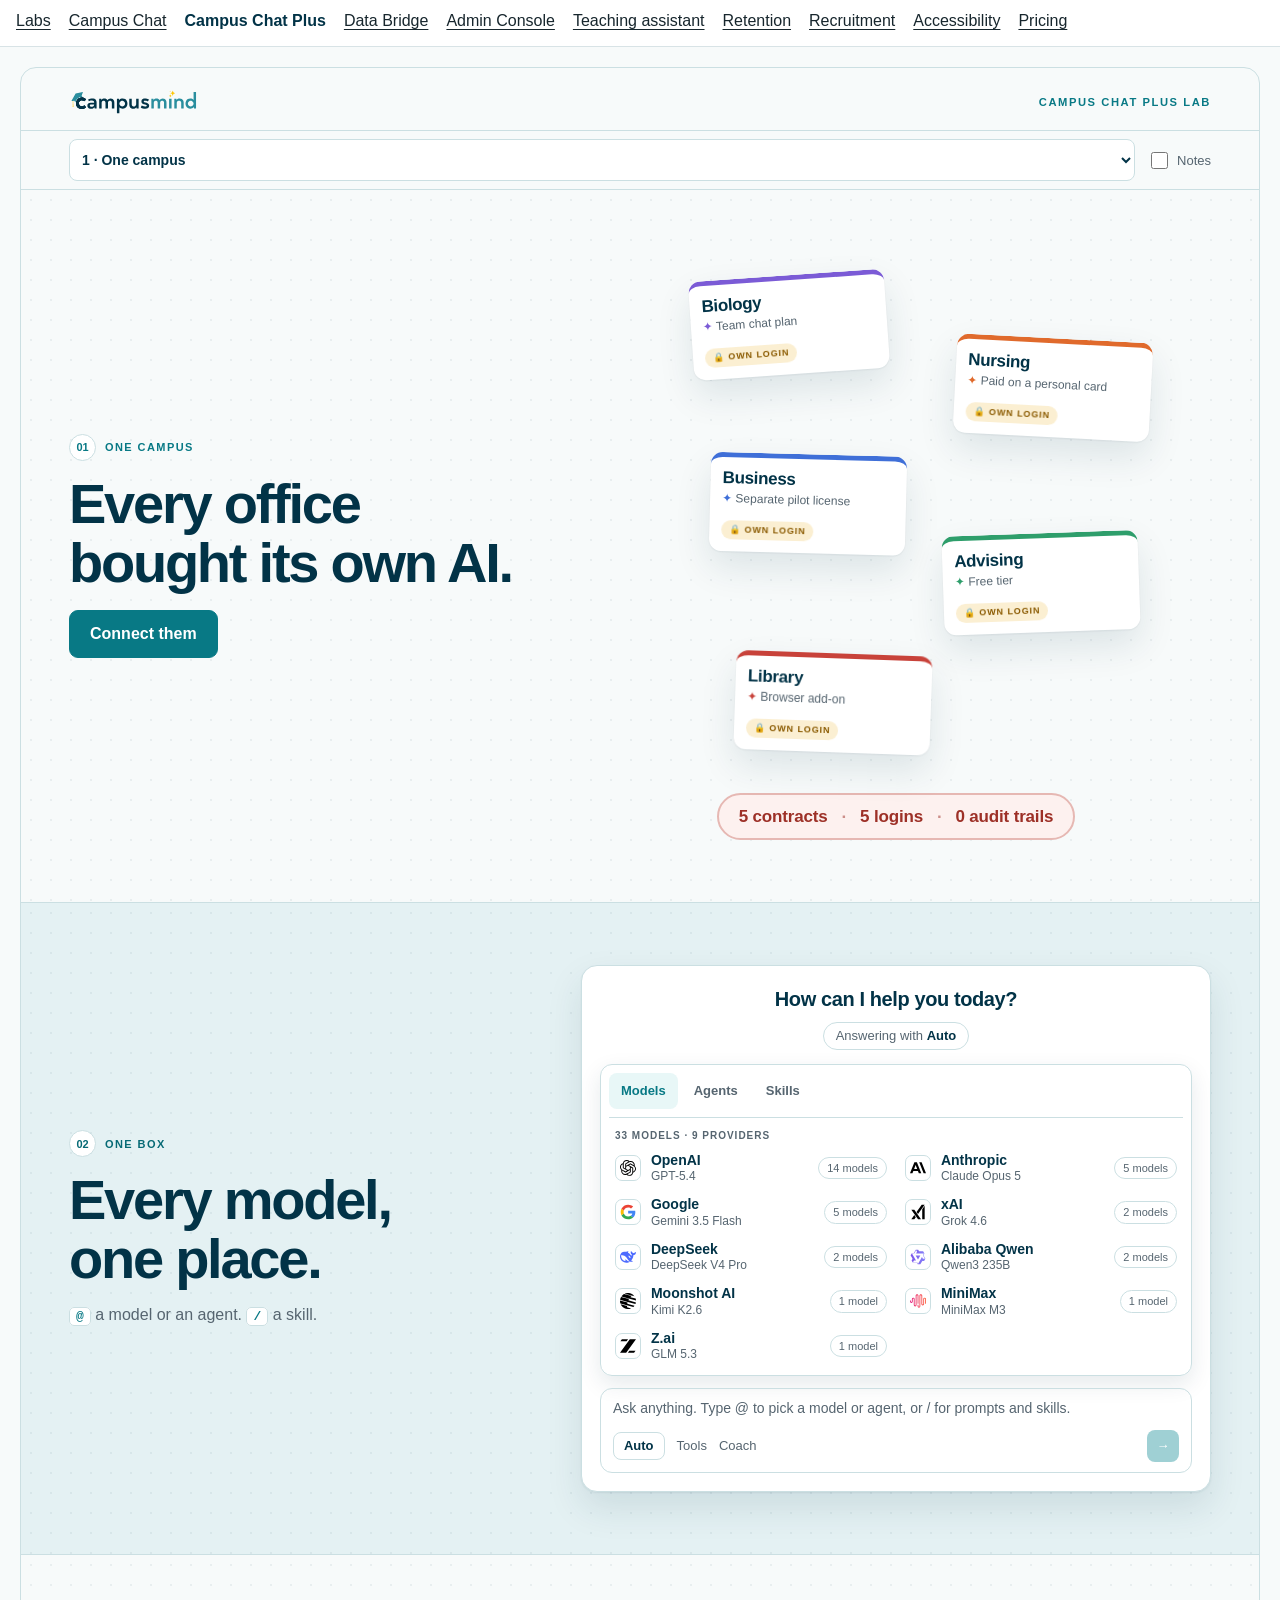
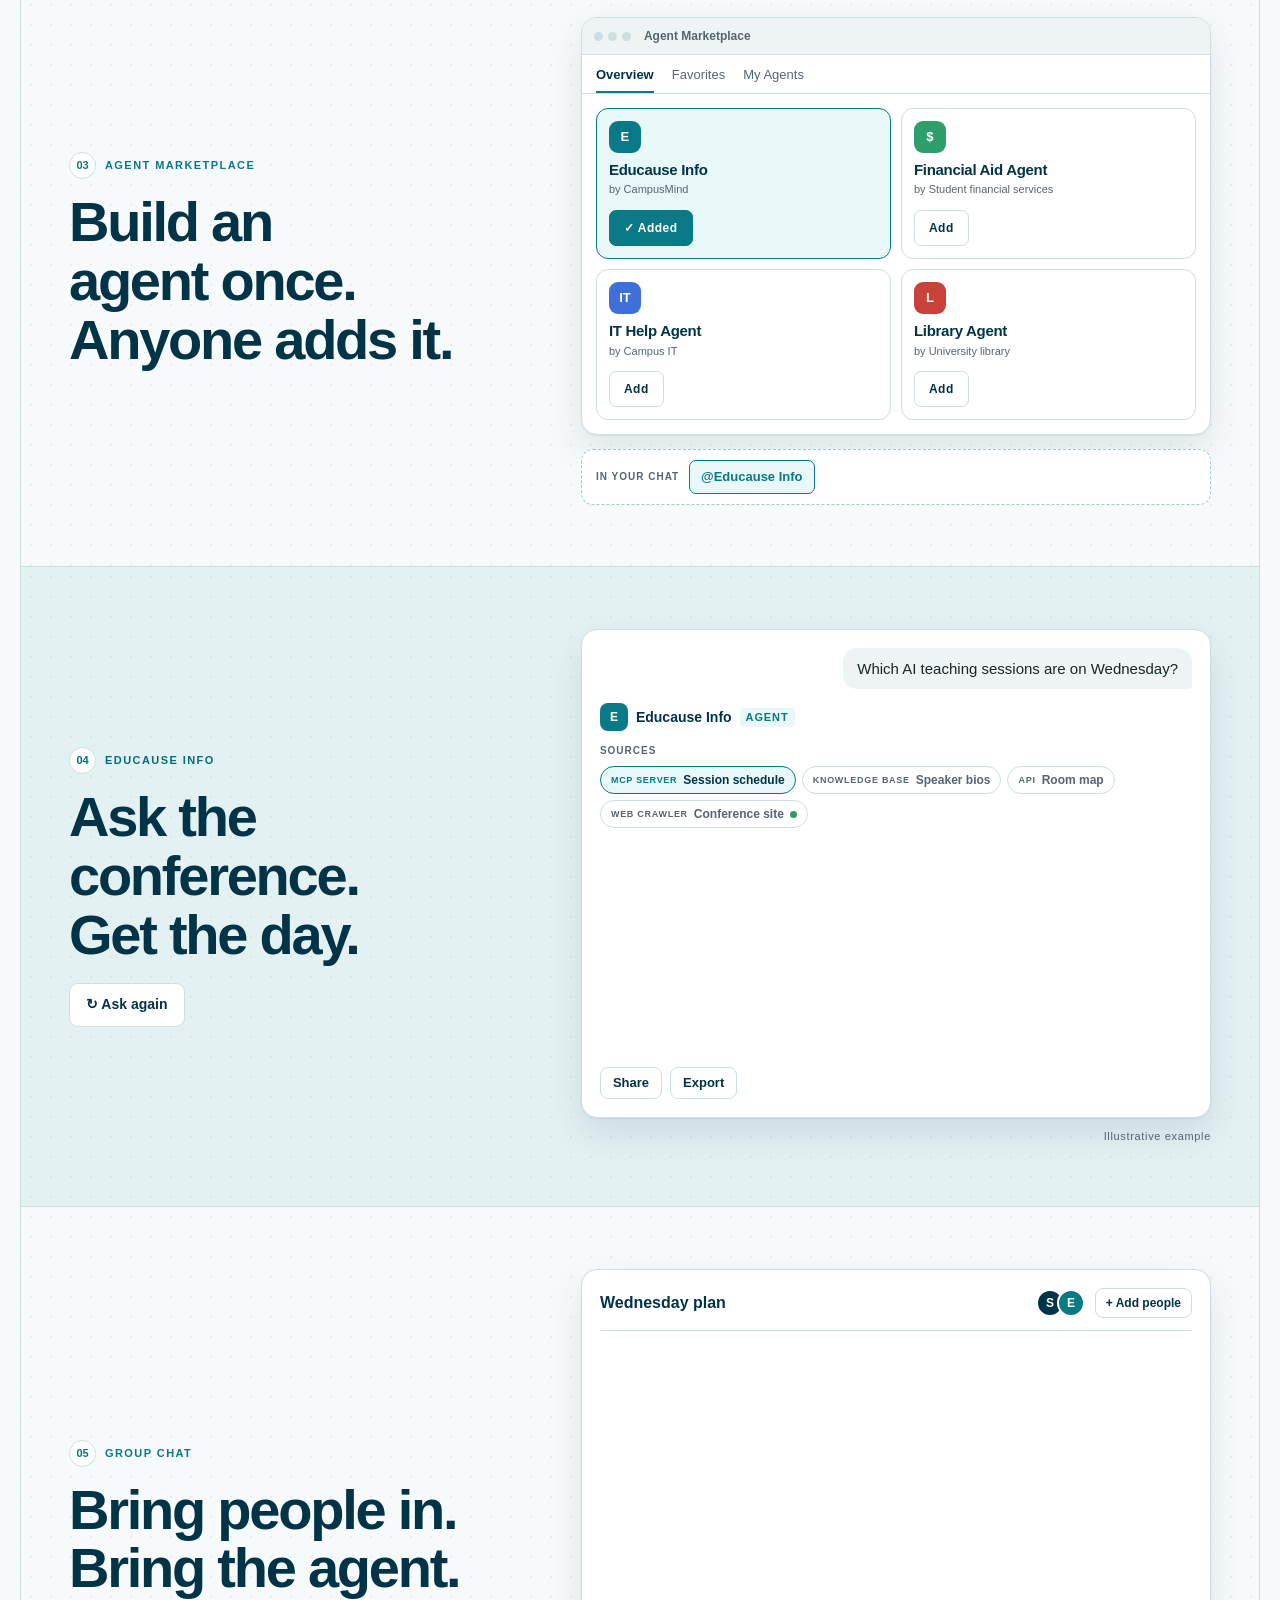
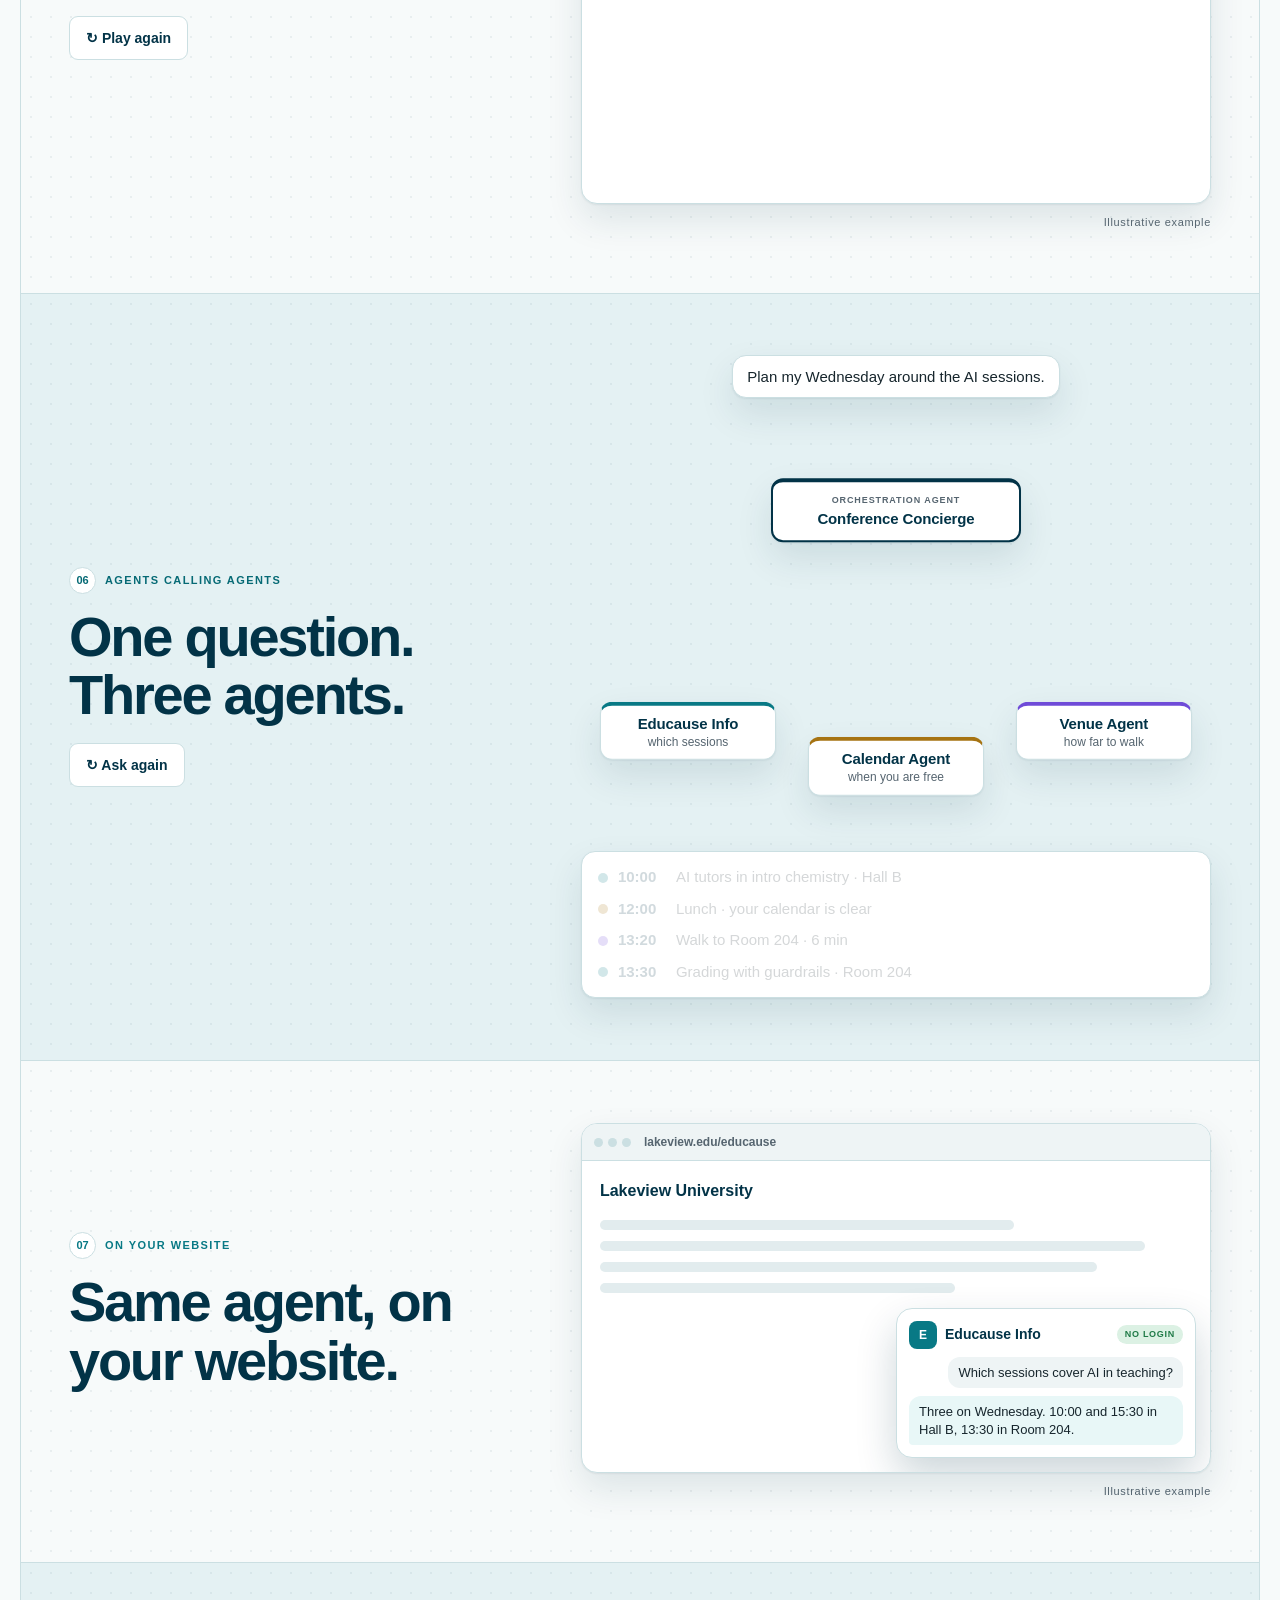
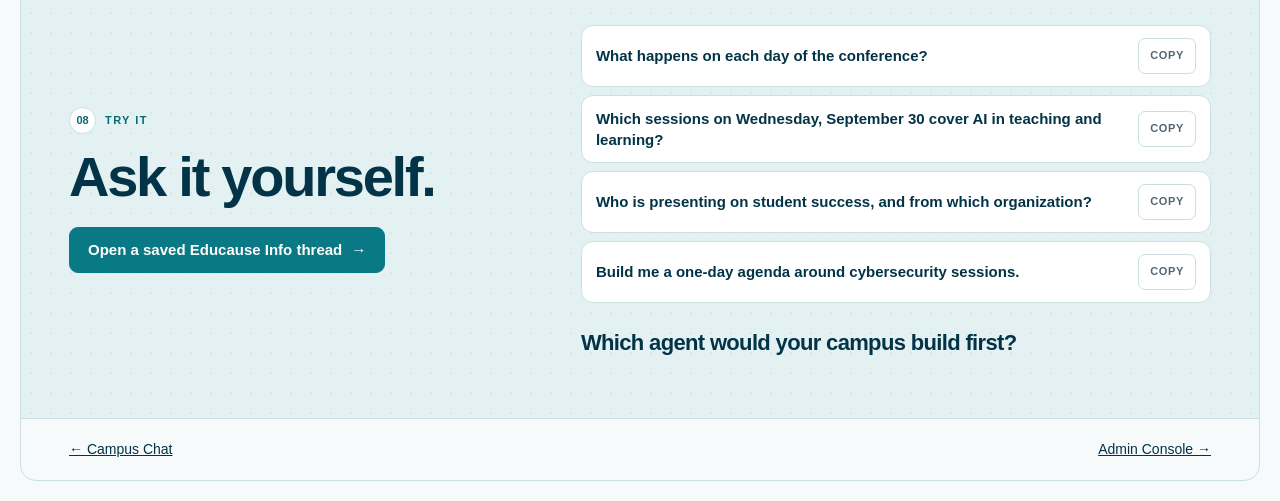
<file: campus-chat-plus.html>
<!doctype html>
<html lang="en"><head>
<meta charset="utf-8"><meta name="viewport" content="width=device-width,initial-scale=1">
<title>Campus Chat Plus Lab · CampusMind</title>
<meta name="description" content="Visual companion for Campus Chat Plus: every model, every person, and your own agents, in one chat.">
<meta name="theme-color" content="#023347"><link rel="icon" href="/assets/campusmind-favicon.png">
<link rel="stylesheet" href="/labs-navigation.css"><link rel="stylesheet" href="/campus-chat-plus.css">
<script src="/campus-chat-plus.js" defer></script>
</head>
<body><a class="skip" href="#main">Skip to the Lab</a>
<nav class="labs-navigation" aria-label="Labs">
    <a href="/">Labs</a>
    <a href="/campus-chat.html">Campus Chat</a>
    <a href="/campus-chat-plus.html" aria-current="page">Campus Chat Plus</a>
    <a href="/ontology.html">Data Bridge</a>
    <a href="/admin-console.html">Admin Console</a>
    <a href="/virtual-teaching-assistant.html">Teaching assistant</a>
    <a href="/retention.html">Retention</a>
    <a href="/recruitment.html">Recruitment</a>
    <a href="/accessibility.html">Accessibility</a>
    <a href="/pricing.html">Pricing</a>
  </nav>

<div class="shell">
<div class="masthead"><img src="/assets/campusmind-logo.svg" alt="CampusMind" width="143" height="31"><span>CAMPUS CHAT PLUS LAB</span></div>

<div class="section-nav">
<select id="section-jump" aria-label="Jump to section">
<option value="connect">1 · One campus</option>
<option value="box">2 · One box</option>
<option value="market">3 · Marketplace</option>
<option value="answer">4 · Ask the conference</option>
<option value="together">5 · Group chat</option>
<option value="orchestrate">6 · Agents calling agents</option>
<option value="widget">7 · On your website</option>
<option value="try">8 · Try it</option>
</select>
<label class="notes-toggle"><input type="checkbox" id="notes-on"> Notes</label>
</div>

<main id="main">

<!-- ===== 01 ===== -->
<section id="connect" class="scene" aria-labelledby="connect-heading">
<div class="scene-copy">
<p class="eyebrow"><b>01</b> ONE CAMPUS</p>
<h1 id="connect-heading">Every office bought its own AI.</h1>
<div class="controls"><button type="button" id="connect-play" class="primary-button" aria-pressed="false">Connect them</button></div>
<p class="pnote" hidden>Before: five offices, five contracts, five logins, and nobody can see what went where. After: one chat with every model, one sign-in, and one audit trail.</p>
</div>
<figure class="scene-visual">
<div class="stage office-stage" id="office-stage" data-state="apart">
<svg class="wires" id="office-wires" viewBox="0 0 100 100" preserveAspectRatio="none" aria-hidden="true"></svg>
<div class="hub" id="office-hub" aria-hidden="true"><span class="hub-mark">C</span><b>Campus Chat Plus</b></div>
</div>
<p class="tally" id="office-tally"></p>
</figure>
</section>

<!-- ===== 02 ===== -->
<section id="box" class="scene is-tint" aria-labelledby="box-heading">
<div class="scene-copy">
<p class="eyebrow"><b>02</b> ONE BOX</p>
<h2 id="box-heading">Every model, one place.</h2>
<p class="scene-hint"><code>@</code> a model or an agent. <code>/</code> a skill.</p>
<p class="pnote" hidden>This is the composer on the left screen. Pick any model, hand the question to an agent, or run a skill such as /xlsx or /pptx. Counts are from the live picker on 26 September 2026.</p>
</div>
<figure class="scene-visual">
<div class="app">
<p class="app-greet">How can I help you today?</p>
<p class="answering">Answering with <b id="answering">Auto</b></p>
<div class="picker">
<div class="picker-tabs" role="tablist" aria-label="Picker" id="picker-tabs"></div>
<p class="picker-head" id="picker-head"></p>
<div class="picker-list" id="picker-list" role="tabpanel"></div>
</div>
<div class="composer">
<p class="composer-text" id="composer-text"><span class="placeholder">Ask anything. Type @ to pick a model or agent, or / for prompts and skills.</span></p>
<div class="composer-bar"><span class="composer-pill" id="composer-model">Auto</span><span class="composer-tool">Tools</span><span class="composer-tool">Coach</span><span class="composer-send" aria-hidden="true">→</span></div>
</div>
</div>
</figure>
</section>

<!-- ===== 03 ===== -->
<section id="market" class="scene" aria-labelledby="market-heading">
<div class="scene-copy">
<p class="eyebrow"><b>03</b> AGENT MARKETPLACE</p>
<h2 id="market-heading">Build an agent once. Anyone adds it.</h2>
<p class="pnote" hidden>The institution builds an agent and publishes it to the Agent Marketplace. Nobody installs anything. Anyone adds it to their chat, and it shows up under @ next to the models.</p>
</div>
<figure class="scene-visual">
<div class="window">
<div class="window-bar"><i></i><i></i><i></i><span>Agent Marketplace</span></div>
<div class="window-tabs" aria-hidden="true"><span class="is-on">Overview</span><span>Favorites</span><span>My Agents</span></div>
<div class="market" id="market-grid"></div>
</div>
<div class="my-chat"><span class="my-chat-tag">IN YOUR CHAT</span><span class="my-chat-list" id="my-agents"></span></div>
</figure>
</section>

<!-- ===== 04 ===== -->
<section id="answer" class="scene is-tint" aria-labelledby="answer-heading">
<div class="scene-copy">
<p class="eyebrow"><b>04</b> EDUCAUSE INFO</p>
<h2 id="answer-heading">Ask the conference. Get the day.</h2>
<div class="controls"><button type="button" id="answer-play" class="ghost-button">↻ Ask again</button></div>
<p class="pnote" hidden>One agent, four kinds of source: an MCP server for the schedule, a knowledge base of speaker bios, an API for rooms, and a web crawler that rereads the conference site. The chips show which sources answered. The sessions are illustrative, so ask the live agent for the real ones.</p>
</div>
<figure class="scene-visual">
<div class="app is-thread" id="answer-app">
<p class="bubble-you" id="answer-q"></p>
<div class="agent-head"><span class="avatar is-agent">E</span><b>Educause Info</b><span>agent</span></div>
<div class="sources"><span class="sources-tag">SOURCES</span><span class="source-list" id="answer-sources"></span></div>
<p class="answer-lead" id="answer-lead"></p>
<ol class="agenda" id="answer-agenda"></ol>
<div class="answer-actions" aria-hidden="true"><span>Share</span><span>Export</span></div>
</div>
<p class="micro">Illustrative example</p>
</figure>
</section>

<!-- ===== 05 ===== -->
<section id="together" class="scene" aria-labelledby="together-heading">
<div class="scene-copy">
<p class="eyebrow"><b>05</b> GROUP CHAT</p>
<h2 id="together-heading">Bring people in. Bring the agent.</h2>
<div class="controls"><button type="button" id="together-play" class="ghost-button">↻ Play again</button></div>
<p class="pnote" hidden>Add people brings a colleague into the thread. Both of them talk to the same agent, switch to a model with @, and run a skill with /. Nobody copies anything between tabs.</p>
</div>
<figure class="scene-visual">
<div class="app is-thread">
<div class="room-bar"><b>Wednesday plan</b><span class="room-people" id="room-people"></span><span class="room-add" aria-hidden="true">Add people</span></div>
<ol class="thread" id="thread"></ol>
</div>
<p class="micro">Illustrative example</p>
</figure>
</section>

<!-- ===== 06 ===== -->
<section id="orchestrate" class="scene is-tint" aria-labelledby="orchestrate-heading">
<div class="scene-copy">
<p class="eyebrow"><b>06</b> AGENTS CALLING AGENTS</p>
<h2 id="orchestrate-heading">One question. Three agents.</h2>
<div class="controls"><button type="button" id="orch-play" class="ghost-button">↻ Ask again</button></div>
<p class="pnote" hidden>An orchestration agent is an agent whose sources are other agents. It splits the question, asks each agent for its part, and hands back one answer. Each agent keeps its own permissions.</p>
</div>
<figure class="scene-visual">
<p class="bubble-you is-center" id="orch-ask"></p>
<div class="stage orch-stage" id="orch-stage">
<svg class="wires" id="orch-wires" viewBox="0 0 100 100" preserveAspectRatio="none" aria-hidden="true"></svg>
<div class="orch-hub node" id="orch-hub"><span class="node-kind">orchestration agent</span><b>Conference Concierge</b></div>
</div>
<ol class="plan" id="orch-plan"></ol>
</figure>
</section>

<!-- ===== 07 ===== -->
<section id="widget" class="scene" aria-labelledby="widget-heading">
<div class="scene-copy">
<p class="eyebrow"><b>07</b> ON YOUR WEBSITE</p>
<h2 id="widget-heading">Same agent, on your website.</h2>
<p class="pnote" hidden>Publish the same agent as a web widget. Visitors with no account get the same answers from the same sources, and the institution still owns the agent.</p>
</div>
<figure class="scene-visual">
<div class="window site">
<div class="window-bar"><i></i><i></i><i></i><span>lakeview.edu/educause</span></div>
<div class="site-page" aria-hidden="true">
<b class="site-logo">Lakeview University</b>
<i style="width:70%"></i><i style="width:92%"></i><i style="width:84%"></i><i style="width:60%"></i>
</div>
<div class="widget">
<div class="widget-head"><span class="avatar is-agent">E</span><b>Educause Info</b><span class="widget-badge">No login</span></div>
<p class="widget-you">Which sessions cover AI in teaching?</p>
<p class="widget-agent">Three on Wednesday. 10:00 and 15:30 in Hall B, 13:30 in Room 204.</p>
</div>
</div>
<p class="micro">Illustrative example</p>
</figure>
</section>

<!-- ===== 08 ===== -->
<section id="try" class="scene is-tint" aria-labelledby="try-heading">
<div class="scene-copy">
<p class="eyebrow"><b>08</b> TRY IT</p>
<h2 id="try-heading">Ask it yourself.</h2>
<p class="agent-open"><a class="agent-primary" href="https://app.mind-platform.ai/chat?c=conv_NEBhuhDEEYdJPDPnB66vg1" target="_blank" rel="noopener">Open a saved Educause Info thread</a></p>
<p class="pnote" hidden>Copy a question and paste it into the live chat on the left. Name a date, not "day two", because the agent counts the preconference days.</p>
</div>
<div class="scene-visual">
<ul class="try-list" id="try-list"></ul>
<p class="closing-question">Which agent would your campus build first?</p>
</div>
</section>

</main>

<div class="closing"><a href="/campus-chat.html">← Campus Chat</a><a href="/admin-console.html">Admin Console →</a></div>
</div>

<p id="live-region" class="sr-only" role="status" aria-live="polite"></p>
<noscript><p style="padding:22px">Enable JavaScript to explore this Lab.</p></noscript>
</body></html>
</file>
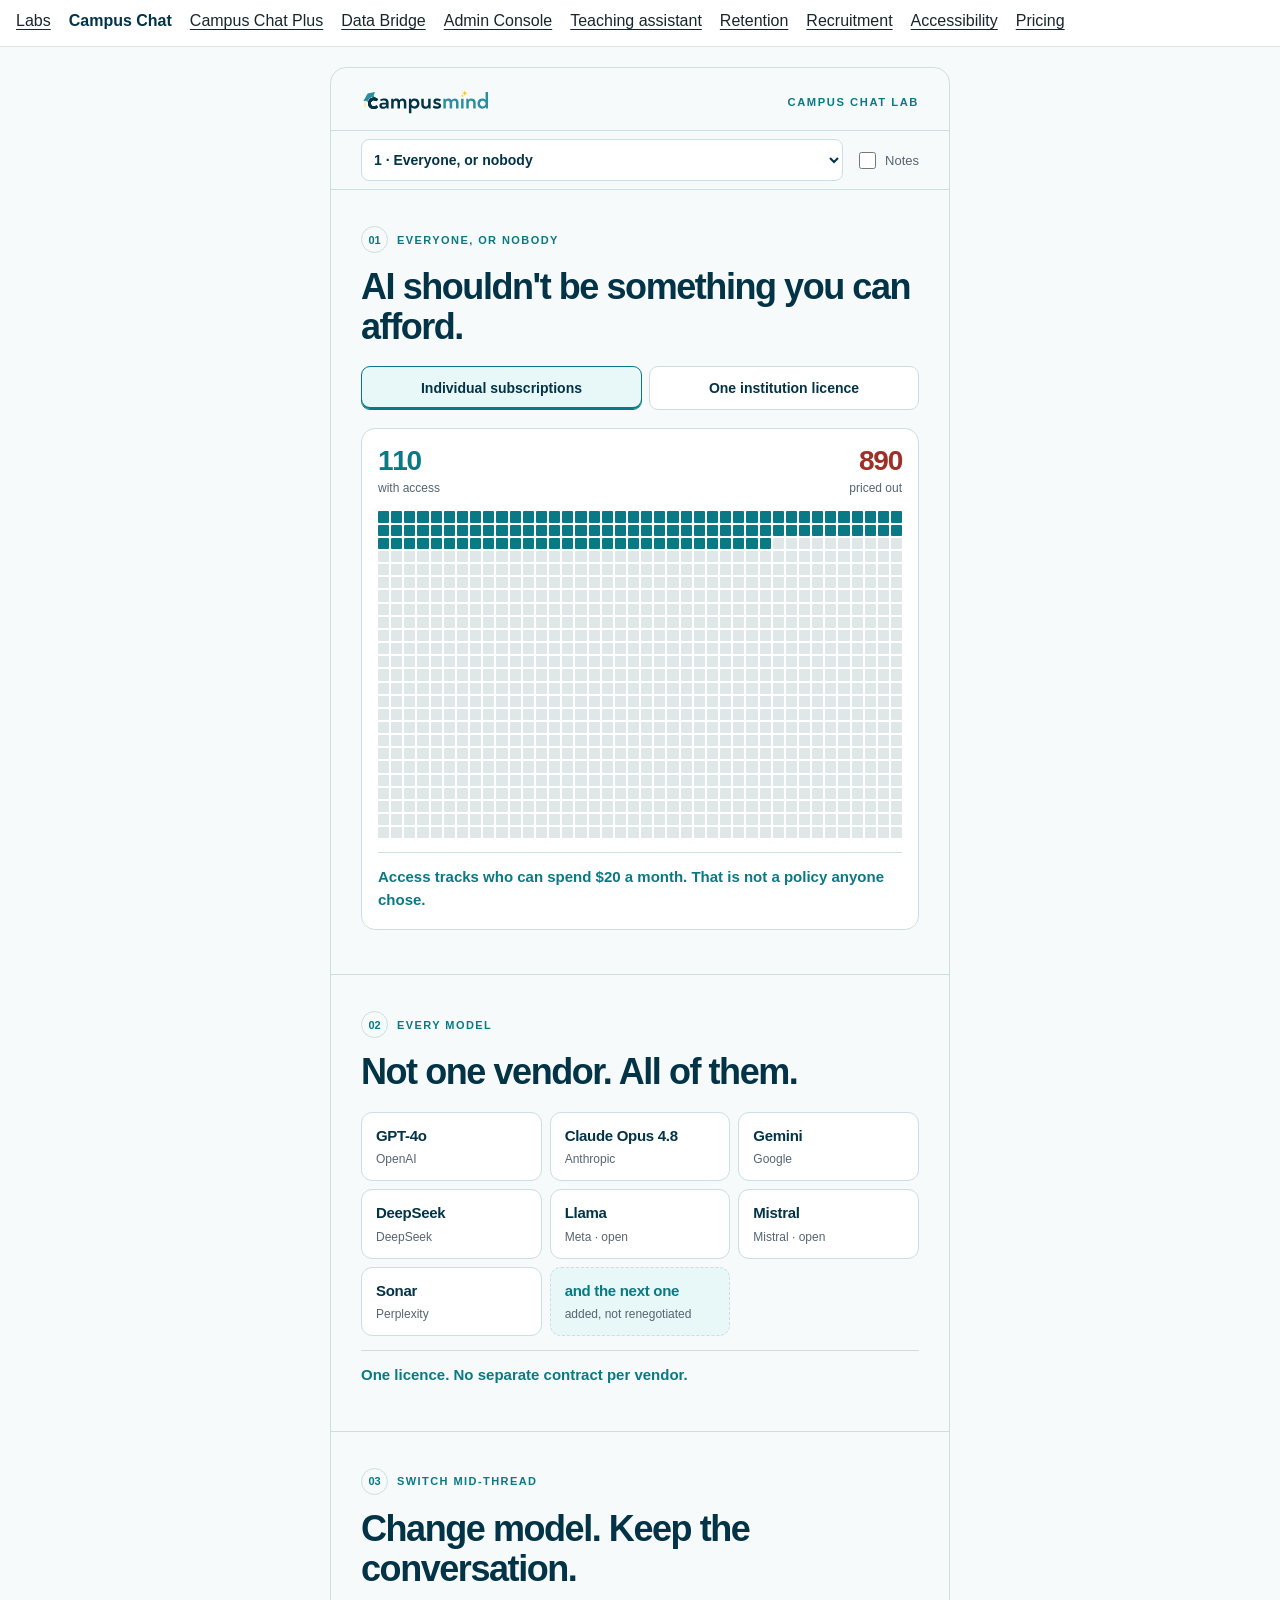
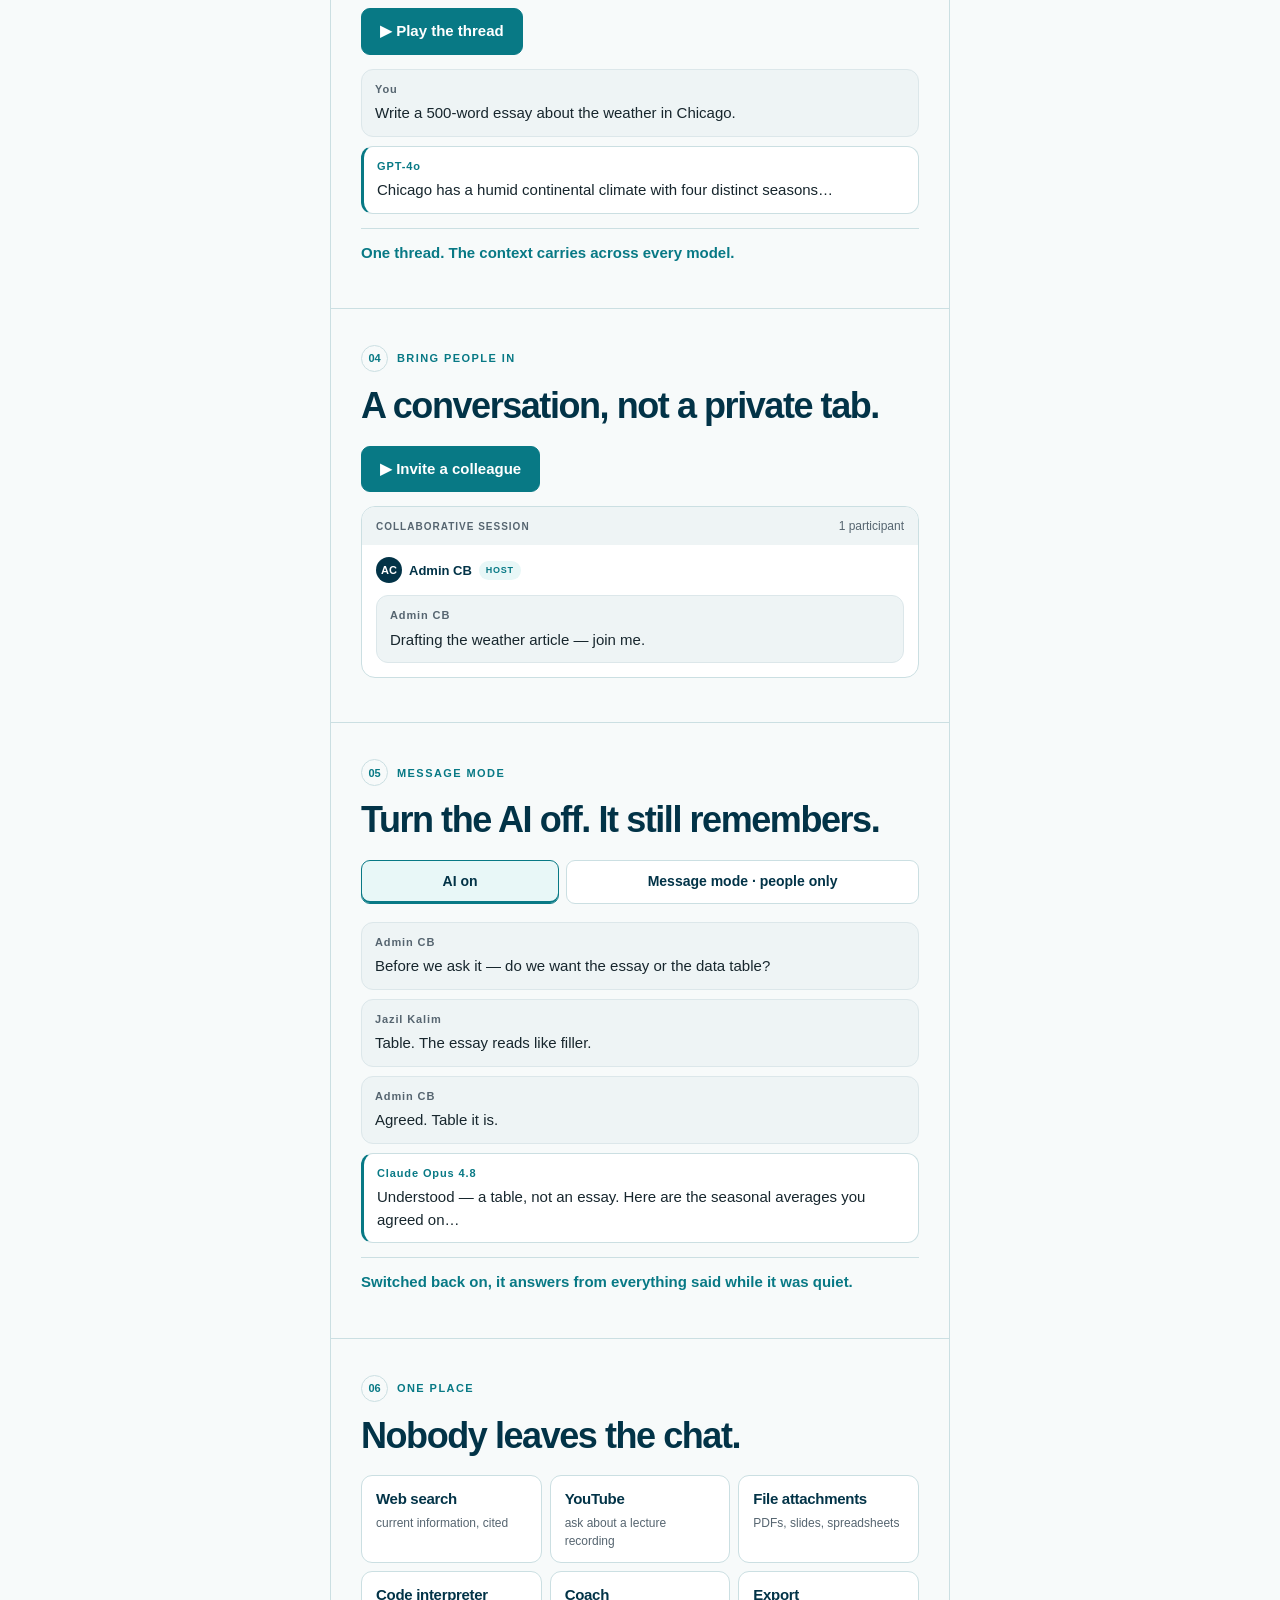
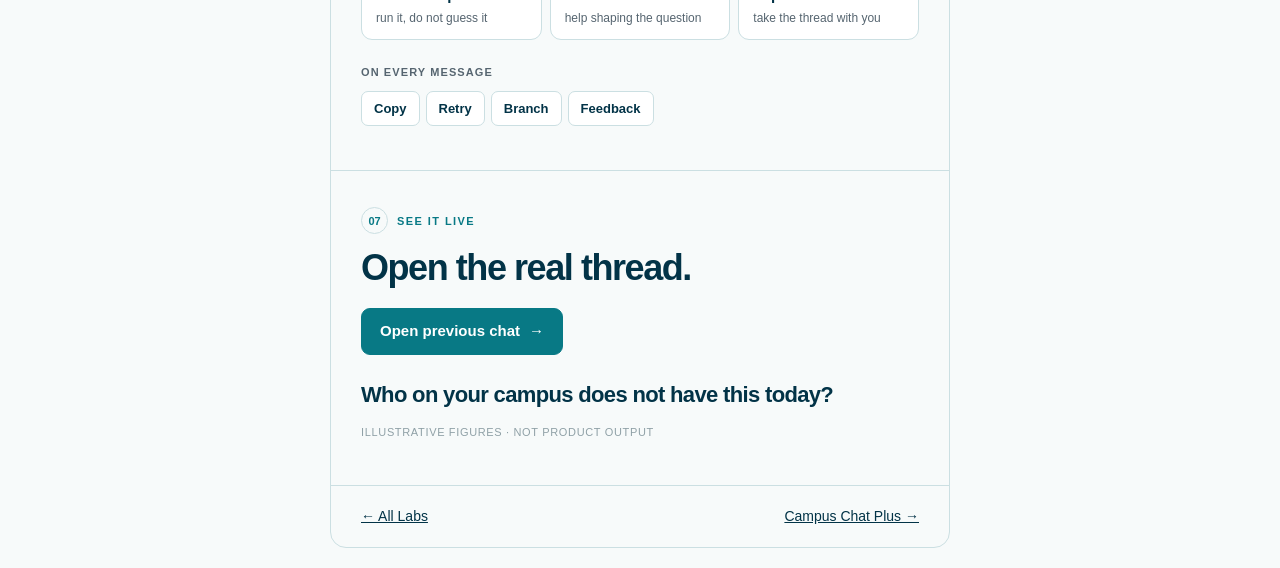
<file: campus-chat.html>
<!doctype html>
<html lang="en"><head><meta charset="utf-8"><meta name="viewport" content="width=device-width,initial-scale=1"><title>Campus Chat Lab · CampusMind</title><meta name="description" content="Visual companion for Campus Chat: every model, for everyone, in one thread."><meta name="theme-color" content="#023347"><link rel="icon" href="/assets/campusmind-favicon.png"><link rel="stylesheet" href="/labs-navigation.css"><link rel="stylesheet" href="/campus-chat.css"><script src="/campus-chat.js" defer></script></head>
<body><a class="skip" href="#main">Skip to the Lab</a><nav class="labs-navigation" aria-label="Labs">
    <a href="/">Labs</a>
    <a href="/campus-chat.html" aria-current="page">Campus Chat</a>
    <a href="/campus-chat-plus.html">Campus Chat Plus</a>
    <a href="/ontology.html">Data Bridge</a>
    <a href="/admin-console.html">Admin Console</a>
    <a href="/virtual-teaching-assistant.html">Teaching assistant</a>
    <a href="/retention.html">Retention</a>
    <a href="/recruitment.html">Recruitment</a>
    <a href="/accessibility.html">Accessibility</a>
    <a href="/pricing.html">Pricing</a>
  </nav>

<div class="shell">
<div class="masthead"><img src="/assets/campusmind-logo.svg" alt="CampusMind" width="143" height="31"><span>CAMPUS CHAT LAB</span></div>

<div class="section-nav">
<select id="section-jump" aria-label="Jump to section">
<option value="everyone">1 · Everyone, or nobody</option>
<option value="models">2 · Every model</option>
<option value="switch">3 · Switch mid-thread</option>
<option value="together">4 · Bring people in</option>
<option value="mode">5 · Message mode</option>
<option value="tools">6 · One place</option>
<option value="live">7 · See it live</option>
</select>
<label class="notes-toggle"><input type="checkbox" id="notes-on"> Notes</label>
</div>

<main id="main">

<!-- ===== 01 ===== -->
<section id="everyone" aria-labelledby="everyone-heading">
<p class="eyebrow"><b>01</b> EVERYONE, OR NOBODY</p>
<h1 id="everyone-heading">AI shouldn't be something you can afford.</h1>

<div class="choices" role="group" aria-label="How it is paid for">
<button type="button" data-access="individual" aria-pressed="true">Individual subscriptions</button>
<button type="button" data-access="site" aria-pressed="false">One institution licence</button>
</div>

<figure class="figure">
  <div class="access-head">
    <div><strong id="access-covered">—</strong><span>with access</span></div>
    <div class="is-right"><strong id="access-left">—</strong><span id="access-left-label">without</span></div>
  </div>
  <div class="dotgrid" id="access-dots" role="img" aria-labelledby="access-alt"></div>
  <p class="sr-only" id="access-alt"></p>
  <p class="figure-takeaway" id="access-note"></p>
</figure>
<p class="pnote" hidden>Individual subscriptions sort a campus by who can pay $20 a month. One licence removes the question entirely.</p>
</section>

<!-- ===== 02 ===== -->
<section id="models" aria-labelledby="models-heading">
<p class="eyebrow"><b>02</b> EVERY MODEL</p>
<h2 id="models-heading">Not one vendor. All of them.</h2>
<div class="model-wall" id="model-wall"></div>
<p class="figure-takeaway">One licence. No separate contract per vendor.</p>
<p class="pnote" hidden>Frontier and open models side by side, so a department is never stuck with whichever one the institution happened to sign first.</p>
</section>

<!-- ===== 03 ===== -->
<section id="switch" aria-labelledby="switch-heading">
<p class="eyebrow"><b>03</b> SWITCH MID-THREAD</p>
<h2 id="switch-heading">Change model. Keep the conversation.</h2>

<div class="controls"><button type="button" id="switch-play" class="primary-button">▶ Play the thread</button></div>
<div class="thread" id="switch-thread"></div>
<p class="figure-takeaway" id="switch-note">One thread. The context carries across every model.</p>
<p class="pnote" hidden>Ask one model to draft, another to check it, a cheaper one to summarise. Nobody copies anything between tabs.</p>
</section>

<!-- ===== 04 ===== -->
<section id="together" aria-labelledby="together-heading">
<p class="eyebrow"><b>04</b> BRING PEOPLE IN</p>
<h2 id="together-heading">A conversation, not a private tab.</h2>

<div class="controls"><button type="button" id="invite-play" class="primary-button">▶ Invite a colleague</button></div>
<div class="room" id="room">
  <div class="room-bar"><span class="room-tag">COLLABORATIVE SESSION</span><span id="room-count">1 participant</span></div>
  <div class="room-people" id="room-people"></div>
  <div class="thread" id="room-thread"></div>
</div>
<p class="pnote" hidden>Everyone in the room shares one thread and one history, so the work does not live in somebody's private account.</p>
</section>

<!-- ===== 05 ===== -->
<section id="mode" aria-labelledby="mode-heading">
<p class="eyebrow"><b>05</b> MESSAGE MODE</p>
<h2 id="mode-heading">Turn the AI off. It still remembers.</h2>

<div class="choices" role="group" aria-label="Message mode">
<button type="button" data-mode="ai" aria-pressed="true">AI on</button>
<button type="button" data-mode="human" aria-pressed="false">Message mode · people only</button>
</div>

<div class="thread" id="mode-thread"></div>
<p class="figure-takeaway" id="mode-note"></p>
<p class="pnote" hidden>Talk among yourselves, decide something, then bring the AI back. It picks up with everything that was said while it was quiet.</p>
</section>

<!-- ===== 06 ===== -->
<section id="tools" aria-labelledby="tools-heading">
<p class="eyebrow"><b>06</b> ONE PLACE</p>
<h2 id="tools-heading">Nobody leaves the chat.</h2>

<div class="tool-grid" id="tool-grid"></div>

<h3 class="mini-head">On every message</h3>
<div class="chip-row" id="msg-actions"></div>
<p class="pnote" hidden>Branch keeps the original answer and starts a new line of thinking beside it, so a good thread does not get overwritten by an experiment.</p>
</section>

<!-- ===== 07 ===== -->
<section id="live" aria-labelledby="live-heading">
<p class="eyebrow"><b>07</b> SEE IT LIVE</p>
<h2 id="live-heading">Open the real thread.</h2>
<p class="agent-open"><a class="agent-primary" href="https://app.mind-platform.ai/chat?c=conv_9qQFuG37PeArQHukx5oBtm" target="_blank" rel="noopener">Open previous chat</a></p>
<p class="closing-question">Who on your campus does not have this today?</p>
<p class="micro">Illustrative figures · not product output</p>
</section>

</main>

<div class="closing"><a href="/">← All Labs</a><a href="/campus-chat-plus.html">Campus Chat Plus →</a></div>
</div>

<p id="live-region" class="sr-only" role="status" aria-live="polite"></p>
<noscript><p style="padding:22px">Enable JavaScript to explore this Lab.</p></noscript>
</body></html>
</file>
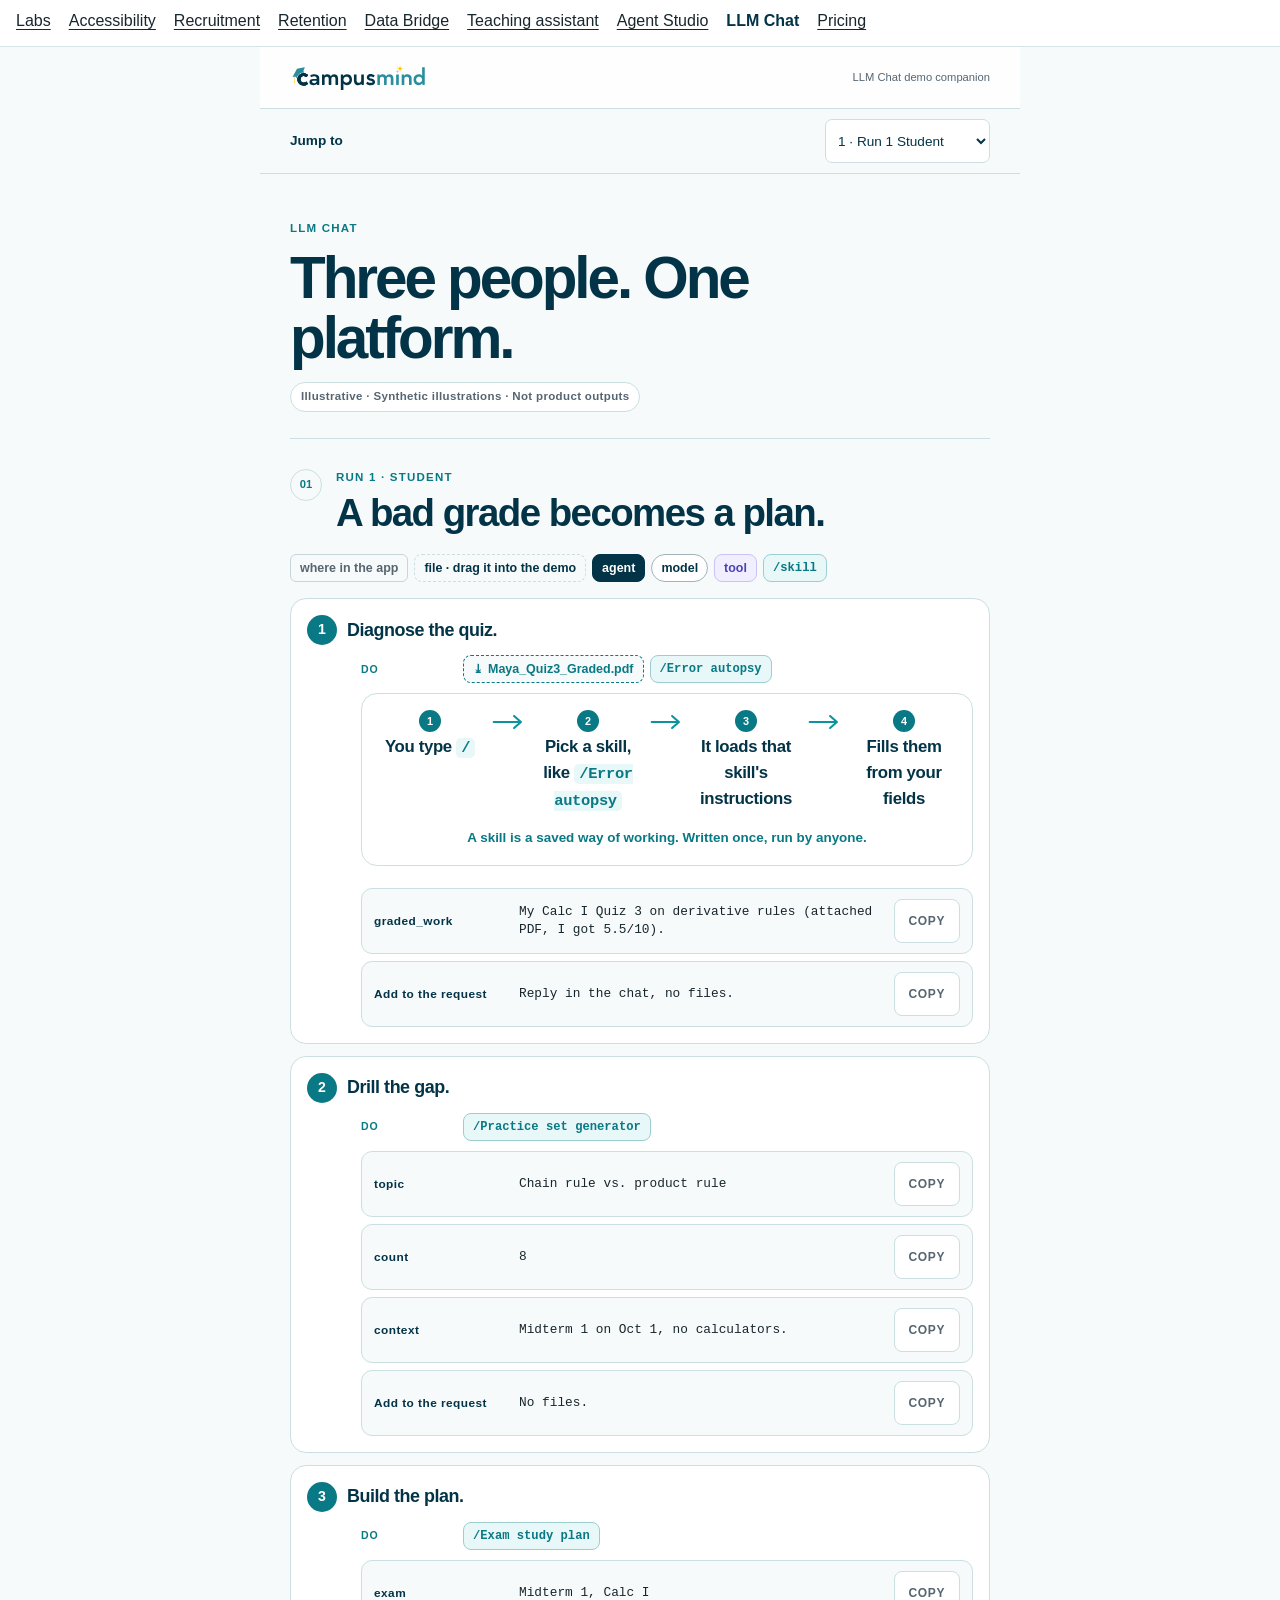
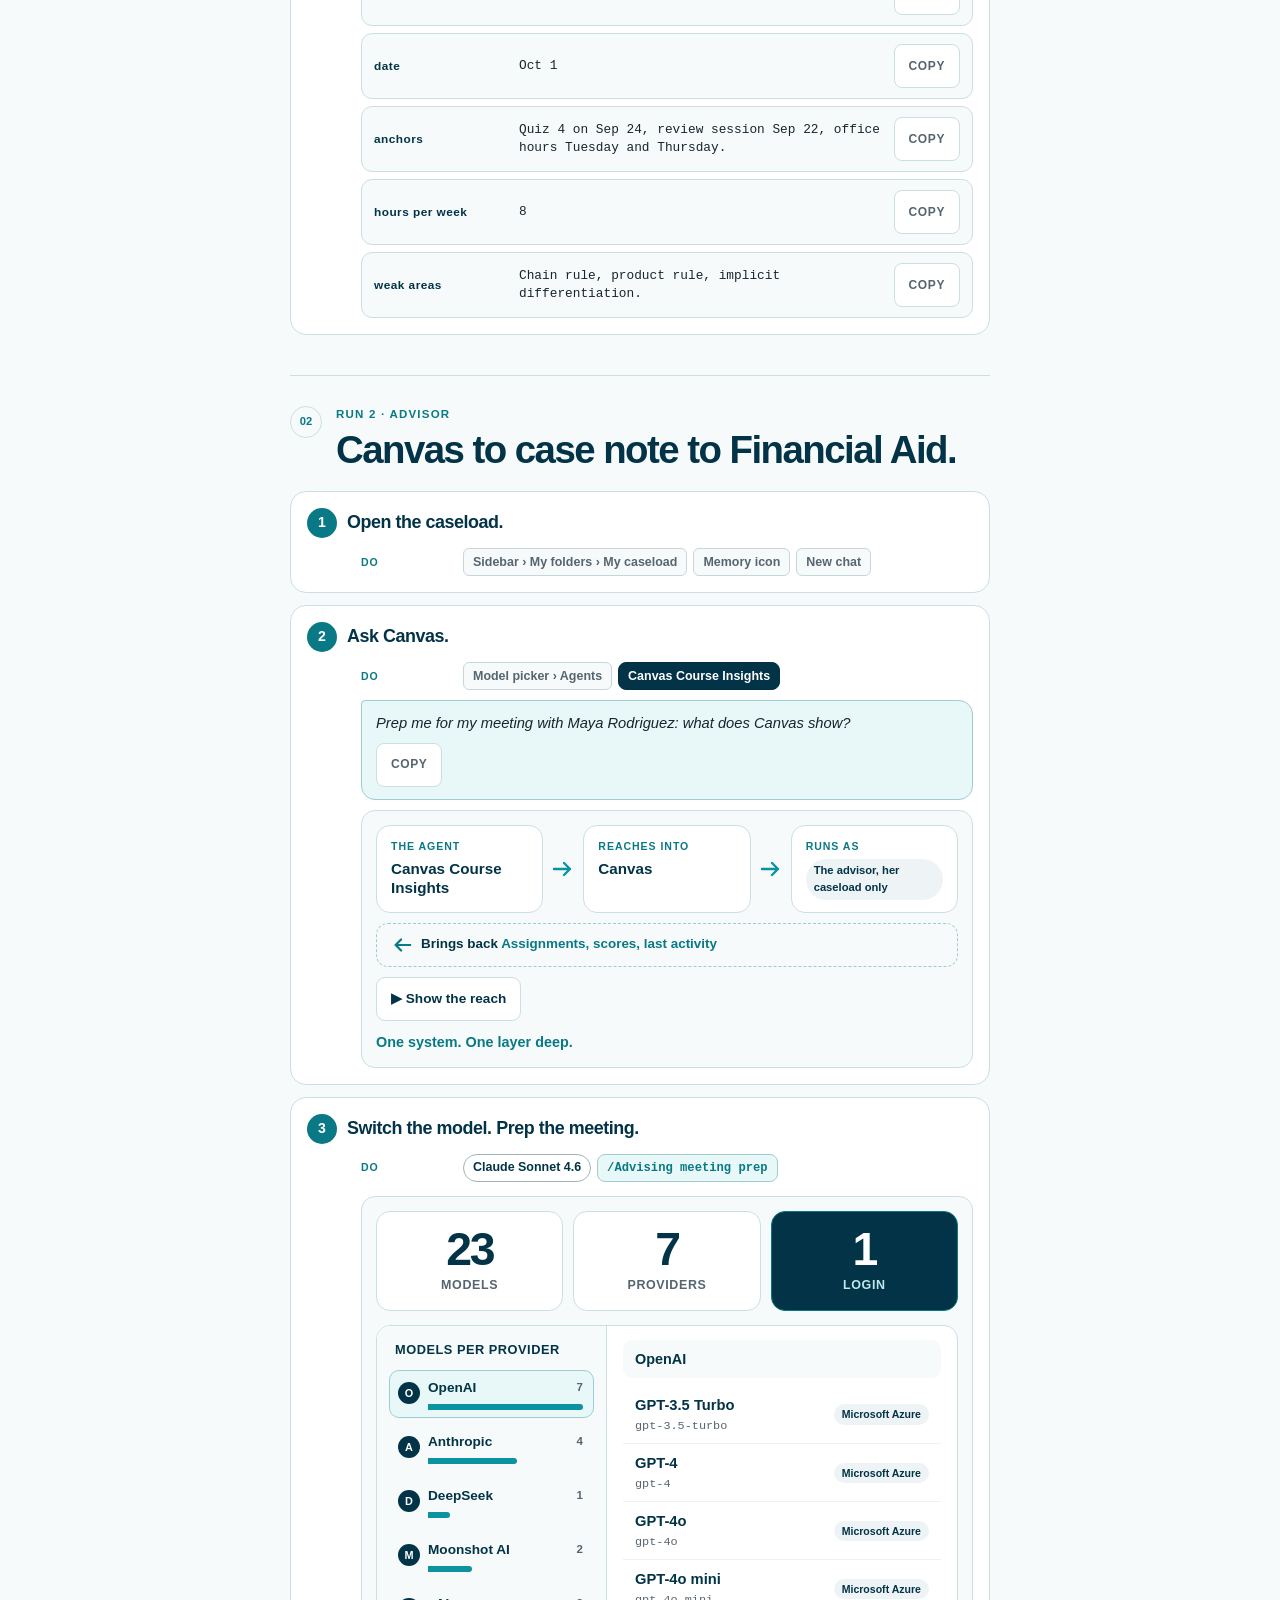
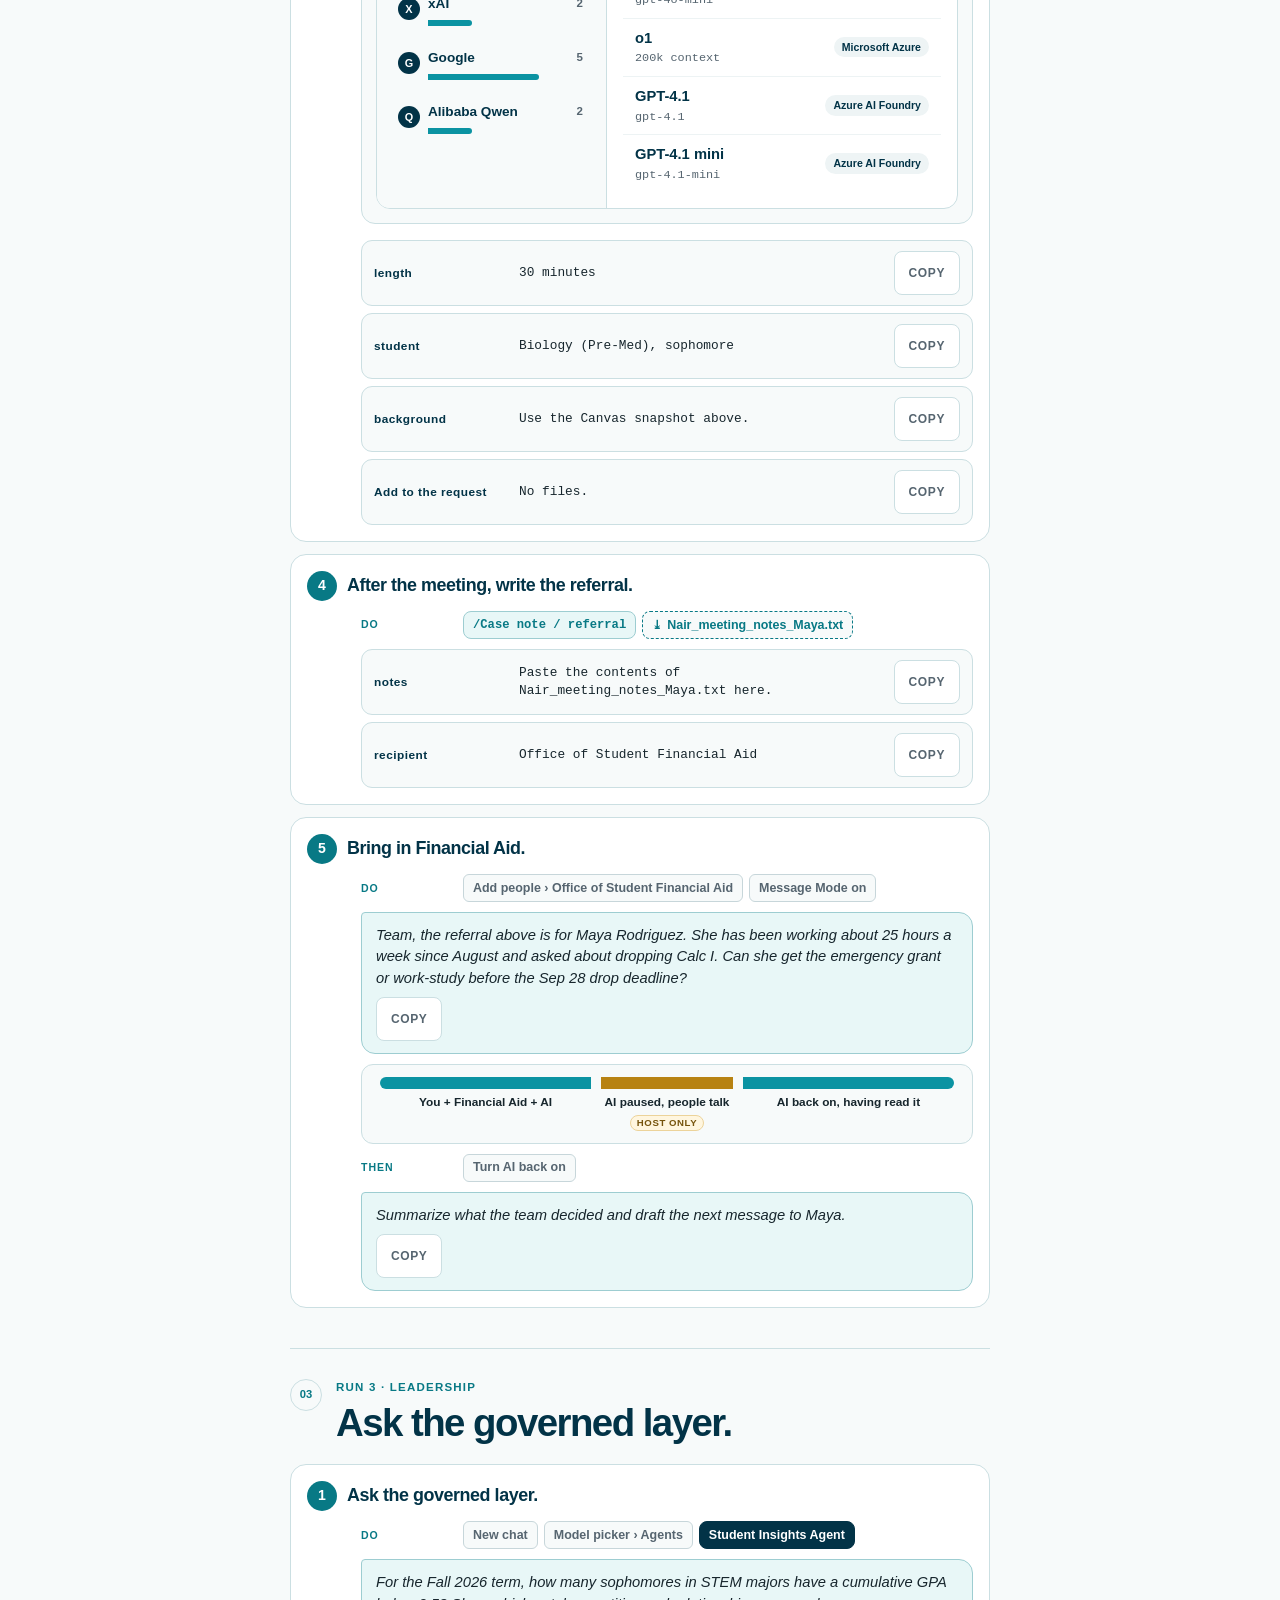
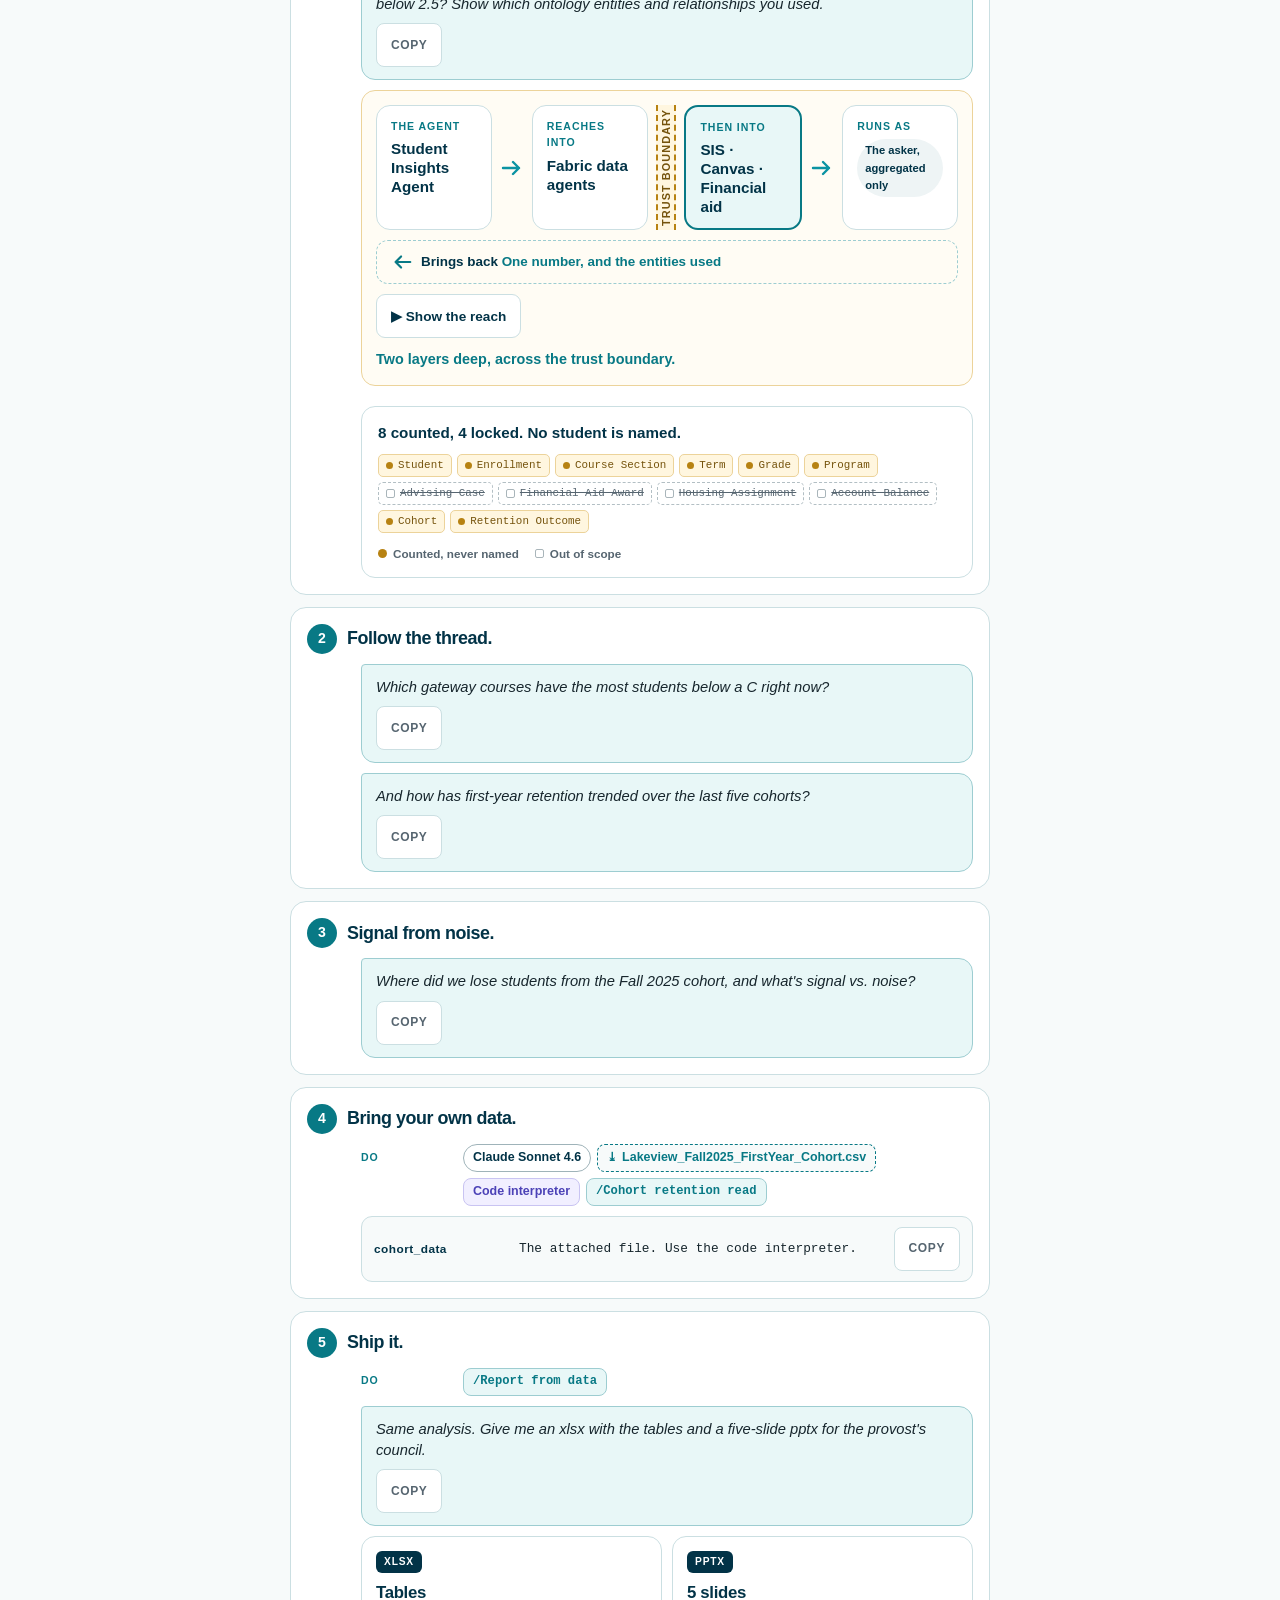
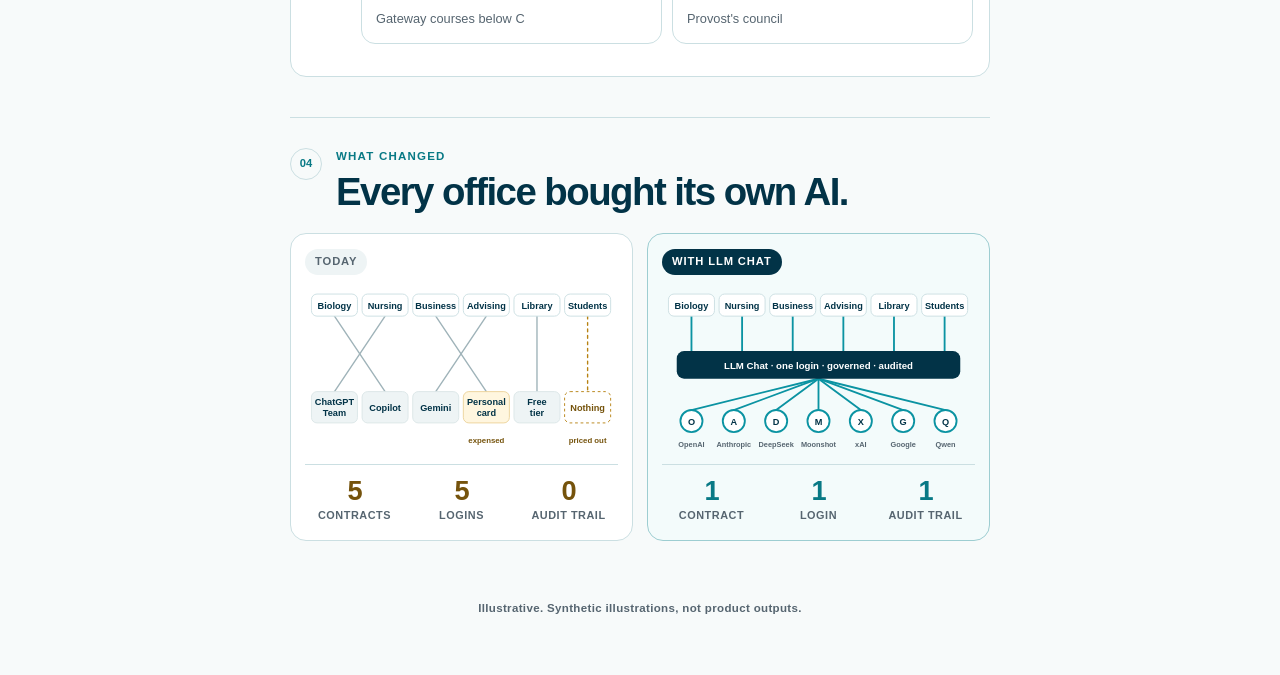
<file: llm-chat.html>
<!doctype html>
<html lang="en">
<head>
  <meta charset="utf-8">
  <meta name="viewport" content="width=device-width, initial-scale=1">
  <title>LLM Chat Lab · CampusMind</title>
  <meta name="description" content="A presenter companion to the CampusMind LLM Chat demo: one institutional layer, every model, three people on one platform, reusable workflows, governed data, and real files out.">
  <meta name="theme-color" content="#023347">
  <link rel="icon" href="/assets/campusmind-favicon.png">
  <link rel="stylesheet" href="/labs-navigation.css">
  <link rel="stylesheet" href="/llm-chat.css">
  <script src="/llm-chat.js" defer></script>
</head>
<body>
  <a class="skip" href="#main">Skip to the LLM Chat Lab</a>
  <nav class="labs-navigation" aria-label="Labs">
    <a href="/">Labs</a>
    <a href="/accessibility.html">Accessibility</a>
    <a href="/recruitment.html">Recruitment</a>
    <a href="/retention.html">Retention</a>
    <a href="/ontology.html">Data Bridge</a>
    <a href="/virtual-teaching-assistant.html">Teaching assistant</a>
    <a href="/agent-studio.html">Agent Studio</a>
    <a href="/llm-chat.html" aria-current="page">LLM Chat</a>
    <a href="/pricing.html">Pricing</a>
  </nav>

  <div class="story-shell">
    <header class="brand-header">
      <img src="/assets/campusmind-logo.svg" alt="CampusMind" width="140" height="30">
      <span>LLM Chat demo companion</span>
    </header>

    <div class="section-nav"><label for="section-jump">Jump to</label><select id="section-jump"><option value="student">1 · Run 1 Student</option><option value="advisor">2 · Run 2 Advisor</option><option value="leadership">3 · Run 3 Leadership</option><option value="problem">4 · What changed</option></select></div>

<main id="main" tabindex="-1">
<header class="intro"><p class="eyebrow">LLM Chat</p><h1>Three people. One platform.</h1><p class="honesty">Illustrative · Synthetic illustrations · Not product outputs</p></header>
<section id="student" aria-labelledby="student-title">
<div class="section-heading"><p class="section-number" aria-hidden="true">01</p><div><p class="eyebrow">Run 1 · Student</p><h2 id="student-title">A bad grade becomes a plan.</h2></div></div>
<ul class="key" aria-label="Chip key"><li><span class="chip ui">where in the app</span></li><li><span class="chip file">file · drag it into the demo</span></li><li><span class="chip agent">agent</span></li><li><span class="chip model">model</span></li><li><span class="chip tool">tool</span></li><li><span class="chip slash">/skill</span></li></ul><ol class="steps"><li class="step"><div class="step-head"><span class="step-num" aria-hidden="true">1</span><h3><span class="sr-only">Step 1. </span>Diagnose the quiz.</h3></div><div class="step-row"><p class="row-label">Do</p><div class="chips"><a class="chip file drag" href="/assets/Maya_Quiz3_Graded.pdf" download draggable="true" data-type="application/pdf" title="Drag into the demo, or click to download">Maya_Quiz3_Graded.pdf</a><span class="chip slash">/Error autopsy</span></div></div><figure class="skill-flow" aria-label="What a skill is, in four beats"><div class="once-node"><span class="once-tag">1</span><strong>You type <code>/</code></strong></div><svg class="once-arrow" viewBox="0 0 40 24" aria-hidden="true"><path d="M2 12h30M26 5l8 7-8 7" fill="none" stroke="currentColor" stroke-width="2.5" stroke-linecap="round" stroke-linejoin="round"/></svg><div class="once-node"><span class="once-tag">2</span><strong>Pick a skill, like <code>/Error autopsy</code></strong></div><svg class="once-arrow" viewBox="0 0 40 24" aria-hidden="true"><path d="M2 12h30M26 5l8 7-8 7" fill="none" stroke="currentColor" stroke-width="2.5" stroke-linecap="round" stroke-linejoin="round"/></svg><div class="once-node"><span class="once-tag">3</span><strong>It loads that skill's instructions</strong></div><svg class="once-arrow" viewBox="0 0 40 24" aria-hidden="true"><path d="M2 12h30M26 5l8 7-8 7" fill="none" stroke="currentColor" stroke-width="2.5" stroke-linecap="round" stroke-linejoin="round"/></svg><div class="once-node is-cmd"><span class="once-tag">4</span><strong>Fills them from your fields</strong></div><figcaption>A skill is a saved way of working. Written once, run by anyone.</figcaption></figure><ul class="fields" aria-label="Fields for step 1 of run 1"><li class="field"><span class="f-name">graded_work</span><code class="f-val">My Calc I Quiz 3 on derivative rules (attached PDF, I got 5.5/10).</code><button class="copy" type="button" data-copy="My Calc I Quiz 3 on derivative rules (attached PDF, I got 5.5/10)."><span class="copy-label">Copy</span><span class="sr-only"> graded_work, run 1 step 1</span></button></li><li class="field"><span class="f-name">Add to the request</span><code class="f-val">Reply in the chat, no files.</code><button class="copy" type="button" data-copy="Reply in the chat, no files."><span class="copy-label">Copy</span><span class="sr-only"> Add to the request, run 1 step 1</span></button></li></ul></li><li class="step"><div class="step-head"><span class="step-num" aria-hidden="true">2</span><h3><span class="sr-only">Step 2. </span>Drill the gap.</h3></div><div class="step-row"><p class="row-label">Do</p><div class="chips"><span class="chip slash">/Practice set generator</span></div></div><ul class="fields" aria-label="Fields for step 2 of run 1"><li class="field"><span class="f-name">topic</span><code class="f-val">Chain rule vs. product rule</code><button class="copy" type="button" data-copy="Chain rule vs. product rule"><span class="copy-label">Copy</span><span class="sr-only"> topic, run 1 step 2</span></button></li><li class="field"><span class="f-name">count</span><code class="f-val">8</code><button class="copy" type="button" data-copy="8"><span class="copy-label">Copy</span><span class="sr-only"> count, run 1 step 2</span></button></li><li class="field"><span class="f-name">context</span><code class="f-val">Midterm 1 on Oct 1, no calculators.</code><button class="copy" type="button" data-copy="Midterm 1 on Oct 1, no calculators."><span class="copy-label">Copy</span><span class="sr-only"> context, run 1 step 2</span></button></li><li class="field"><span class="f-name">Add to the request</span><code class="f-val">No files.</code><button class="copy" type="button" data-copy="No files."><span class="copy-label">Copy</span><span class="sr-only"> Add to the request, run 1 step 2</span></button></li></ul></li><li class="step"><div class="step-head"><span class="step-num" aria-hidden="true">3</span><h3><span class="sr-only">Step 3. </span>Build the plan.</h3></div><div class="step-row"><p class="row-label">Do</p><div class="chips"><span class="chip slash">/Exam study plan</span></div></div><ul class="fields" aria-label="Fields for step 3 of run 1"><li class="field"><span class="f-name">exam</span><code class="f-val">Midterm 1, Calc I</code><button class="copy" type="button" data-copy="Midterm 1, Calc I"><span class="copy-label">Copy</span><span class="sr-only"> exam, run 1 step 3</span></button></li><li class="field"><span class="f-name">date</span><code class="f-val">Oct 1</code><button class="copy" type="button" data-copy="Oct 1"><span class="copy-label">Copy</span><span class="sr-only"> date, run 1 step 3</span></button></li><li class="field"><span class="f-name">anchors</span><code class="f-val">Quiz 4 on Sep 24, review session Sep 22, office hours Tuesday and Thursday.</code><button class="copy" type="button" data-copy="Quiz 4 on Sep 24, review session Sep 22, office hours Tuesday and Thursday."><span class="copy-label">Copy</span><span class="sr-only"> anchors, run 1 step 3</span></button></li><li class="field"><span class="f-name">hours per week</span><code class="f-val">8</code><button class="copy" type="button" data-copy="8"><span class="copy-label">Copy</span><span class="sr-only"> hours per week, run 1 step 3</span></button></li><li class="field"><span class="f-name">weak areas</span><code class="f-val">Chain rule, product rule, implicit differentiation.</code><button class="copy" type="button" data-copy="Chain rule, product rule, implicit differentiation."><span class="copy-label">Copy</span><span class="sr-only"> weak areas, run 1 step 3</span></button></li></ul></li></ol>
</section>
<section id="advisor" aria-labelledby="advisor-title">
<div class="section-heading"><p class="section-number" aria-hidden="true">02</p><div><p class="eyebrow">Run 2 · Advisor</p><h2 id="advisor-title">Canvas to case note to Financial Aid.</h2></div></div>
<ol class="steps"><li class="step"><div class="step-head"><span class="step-num" aria-hidden="true">1</span><h3><span class="sr-only">Step 1. </span>Open the caseload.</h3></div><div class="step-row"><p class="row-label">Do</p><div class="chips"><span class="chip ui">Sidebar › My folders › My caseload</span><span class="chip ui">Memory icon</span><span class="chip ui">New chat</span></div></div></li><li class="step"><div class="step-head"><span class="step-num" aria-hidden="true">2</span><h3><span class="sr-only">Step 2. </span>Ask Canvas.</h3></div><div class="step-row"><p class="row-label">Do</p><div class="chips"><span class="chip ui">Model picker › Agents</span><span class="chip agent">Canvas Course Insights</span></div></div><div class="prompt"><p class="prompt-text">Prep me for my meeting with Maya Rodriguez: what does Canvas show?</p><button class="copy" type="button" data-copy="Prep me for my meeting with Maya Rodriguez: what does Canvas show?"><span class="copy-label">Copy</span><span class="sr-only"> the prompt, run 2 step 2</span></button></div><figure class="reach-out" id="reach-a"><div class="ro-track"><div class="t-node" data-beat><span class="t-tag">The agent</span><strong>Canvas Course Insights</strong></div><svg class="t-arrow" viewBox="0 0 24 24" aria-hidden="true"><path d="M3 12h16M13 6l6 6-6 6" fill="none" stroke="currentColor" stroke-width="2.4" stroke-linecap="round" stroke-linejoin="round"/></svg><div class="t-node" data-beat><span class="t-tag">Reaches into</span><strong>Canvas</strong></div><svg class="t-arrow" viewBox="0 0 24 24" aria-hidden="true"><path d="M3 12h16M13 6l6 6-6 6" fill="none" stroke="currentColor" stroke-width="2.4" stroke-linecap="round" stroke-linejoin="round"/></svg><div class="t-node" data-beat><span class="t-tag">Runs as</span><span class="scope">The advisor, her caseload only</span></div></div><div class="t-return" data-beat><svg viewBox="0 0 24 24" aria-hidden="true"><path d="M21 12H5M11 6l-6 6 6 6" fill="none" stroke="currentColor" stroke-width="2.4" stroke-linecap="round" stroke-linejoin="round"/></svg><span><b>Brings back</b> Assignments, scores, last activity</span></div><button type="button" class="ghost ro-play">▶ Show the reach</button><p class="caption ro-caption" aria-live="polite">One system. One layer deep.</p></figure></li><li class="step"><div class="step-head"><span class="step-num" aria-hidden="true">3</span><h3><span class="sr-only">Step 3. </span>Switch the model. Prep the meeting.</h3></div><div class="step-row"><p class="row-label">Do</p><div class="chips"><span class="chip model">Claude Sonnet 4.6</span><span class="chip slash">/Advising meeting prep</span></div></div><div class="nested shelf" aria-label="Every model behind one login"><ul class="stat-strip" aria-label="Catalogue at a glance"><li><strong id="model-count">23</strong><span>models</span></li><li><strong id="provider-count">7</strong><span>providers</span></li><li class="is-one"><strong>1</strong><span>login</span></li></ul><div class="picker"><div class="picker-rail"><p class="picker-title" id="rail-title">Models per provider</p><div id="provider-tabs" role="tablist" aria-labelledby="rail-title" aria-orientation="vertical"></div></div><div class="picker-panel" id="provider-panel" role="tabpanel" tabindex="0"><p class="picker-panel-title" id="provider-panel-title"></p><ul id="model-rows" class="model-rows"></ul></div></div></div><ul class="fields" aria-label="Fields for step 3 of run 2"><li class="field"><span class="f-name">length</span><code class="f-val">30 minutes</code><button class="copy" type="button" data-copy="30 minutes"><span class="copy-label">Copy</span><span class="sr-only"> length, run 2 step 3</span></button></li><li class="field"><span class="f-name">student</span><code class="f-val">Biology (Pre-Med), sophomore</code><button class="copy" type="button" data-copy="Biology (Pre-Med), sophomore"><span class="copy-label">Copy</span><span class="sr-only"> student, run 2 step 3</span></button></li><li class="field"><span class="f-name">background</span><code class="f-val">Use the Canvas snapshot above.</code><button class="copy" type="button" data-copy="Use the Canvas snapshot above."><span class="copy-label">Copy</span><span class="sr-only"> background, run 2 step 3</span></button></li><li class="field"><span class="f-name">Add to the request</span><code class="f-val">No files.</code><button class="copy" type="button" data-copy="No files."><span class="copy-label">Copy</span><span class="sr-only"> Add to the request, run 2 step 3</span></button></li></ul></li><li class="step"><div class="step-head"><span class="step-num" aria-hidden="true">4</span><h3><span class="sr-only">Step 4. </span>After the meeting, write the referral.</h3></div><div class="step-row"><p class="row-label">Do</p><div class="chips"><span class="chip slash">/Case note / referral</span><a class="chip file drag" href="/assets/Nair_meeting_notes_Maya.txt" download draggable="true" data-type="text/plain" title="Drag into the demo, or click to download">Nair_meeting_notes_Maya.txt</a></div></div><ul class="fields" aria-label="Fields for step 4 of run 2"><li class="field"><span class="f-name">notes</span><code class="f-val">Paste the contents of Nair_meeting_notes_Maya.txt here.</code><button class="copy" type="button" data-copy="Paste the contents of Nair_meeting_notes_Maya.txt here."><span class="copy-label">Copy</span><span class="sr-only"> notes, run 2 step 4</span></button></li><li class="field"><span class="f-name">recipient</span><code class="f-val">Office of Student Financial Aid</code><button class="copy" type="button" data-copy="Office of Student Financial Aid"><span class="copy-label">Copy</span><span class="sr-only"> recipient, run 2 step 4</span></button></li></ul></li><li class="step"><div class="step-head"><span class="step-num" aria-hidden="true">5</span><h3><span class="sr-only">Step 5. </span>Bring in Financial Aid.</h3></div><div class="step-row"><p class="row-label">Do</p><div class="chips"><span class="chip ui">Add people › Office of Student Financial Aid</span><span class="chip ui">Message Mode on</span></div></div><div class="prompt"><p class="prompt-text">Team, the referral above is for Maya Rodriguez. She has been working about 25 hours a week since August and asked about dropping Calc I. Can she get the emergency grant or work-study before the Sep 28 drop deadline?</p><button class="copy" type="button" data-copy="Team, the referral above is for Maya Rodriguez. She has been working about 25 hours a week since August and asked about dropping Calc I. Can she get the emergency grant or work-study before the Sep 28 drop deadline?"><span class="copy-label">Copy</span><span class="sr-only"> the prompt, run 2 step 5, to the team</span></button></div><figure class="collab" aria-label="One shared thread: people and AI think together, the host pauses the AI so the people can talk, then the AI resumes having read what they said"><div class="timeline"><span class="seg"><i class="bar is-ai"></i>You + Financial Aid + AI</span><span class="seg"><i class="bar is-paused"></i>AI paused, people talk<em>host only</em></span><span class="seg"><i class="bar is-ai"></i>AI back on, having read it</span></div></figure><div class="step-row"><p class="row-label">Then</p><div class="chips"><span class="chip ui">Turn AI back on</span></div></div><div class="prompt"><p class="prompt-text">Summarize what the team decided and draft the next message to Maya.</p><button class="copy" type="button" data-copy="Summarize what the team decided and draft the next message to Maya."><span class="copy-label">Copy</span><span class="sr-only"> the prompt, run 2 step 5, to the AI</span></button></div></li></ol>
</section>
<section id="leadership" aria-labelledby="leadership-title">
<div class="section-heading"><p class="section-number" aria-hidden="true">03</p><div><p class="eyebrow">Run 3 · Leadership</p><h2 id="leadership-title">Ask the governed layer.</h2></div></div>
<ol class="steps"><li class="step"><div class="step-head"><span class="step-num" aria-hidden="true">1</span><h3><span class="sr-only">Step 1. </span>Ask the governed layer.</h3></div><div class="step-row"><p class="row-label">Do</p><div class="chips"><span class="chip ui">New chat</span><span class="chip ui">Model picker › Agents</span><span class="chip agent">Student Insights Agent</span></div></div><div class="prompt"><p class="prompt-text">For the Fall 2026 term, how many sophomores in STEM majors have a cumulative GPA below 2.5? Show which ontology entities and relationships you used.</p><button class="copy" type="button" data-copy="For the Fall 2026 term, how many sophomores in STEM majors have a cumulative GPA below 2.5? Show which ontology entities and relationships you used."><span class="copy-label">Copy</span><span class="sr-only"> the prompt, run 3 step 1</span></button></div><figure class="reach-out is-deep" id="reach-b"><div class="ro-track"><div class="t-node" data-beat><span class="t-tag">The agent</span><strong>Student Insights Agent</strong></div><svg class="t-arrow" viewBox="0 0 24 24" aria-hidden="true"><path d="M3 12h16M13 6l6 6-6 6" fill="none" stroke="currentColor" stroke-width="2.4" stroke-linecap="round" stroke-linejoin="round"/></svg><div class="t-node" data-beat><span class="t-tag">Reaches into</span><strong>Fabric data agents</strong></div><div class="boundary" data-beat><span>Trust boundary</span></div><div class="t-node is-core" data-beat><span class="t-tag">Then into</span><strong>SIS · Canvas · Financial aid</strong></div><svg class="t-arrow" viewBox="0 0 24 24" aria-hidden="true"><path d="M3 12h16M13 6l6 6-6 6" fill="none" stroke="currentColor" stroke-width="2.4" stroke-linecap="round" stroke-linejoin="round"/></svg><div class="t-node" data-beat><span class="t-tag">Runs as</span><span class="scope">The asker, aggregated only</span></div></div><div class="t-return" data-beat><svg viewBox="0 0 24 24" aria-hidden="true"><path d="M21 12H5M11 6l-6 6 6 6" fill="none" stroke="currentColor" stroke-width="2.4" stroke-linecap="round" stroke-linejoin="round"/></svg><span><b>Brings back</b> One number, and the entities used</span></div><button type="button" class="ghost ro-play">▶ Show the reach</button><p class="caption ro-caption" aria-live="polite">Two layers deep, across the trust boundary.</p></figure><div class="reach-band"><p class="reach" id="reach"></p><span class="entities" id="entities"></span><ul class="entity-key" aria-hidden="true"><li><i class="k-counted"></i>Counted, never named</li><li><i class="k-locked"></i>Out of scope</li></ul></div></li><li class="step"><div class="step-head"><span class="step-num" aria-hidden="true">2</span><h3><span class="sr-only">Step 2. </span>Follow the thread.</h3></div><div class="prompt"><p class="prompt-text">Which gateway courses have the most students below a C right now?</p><button class="copy" type="button" data-copy="Which gateway courses have the most students below a C right now?"><span class="copy-label">Copy</span><span class="sr-only"> the prompt, run 3 step 2, first</span></button></div><div class="prompt"><p class="prompt-text">And how has first-year retention trended over the last five cohorts?</p><button class="copy" type="button" data-copy="And how has first-year retention trended over the last five cohorts?"><span class="copy-label">Copy</span><span class="sr-only"> the prompt, run 3 step 2, second</span></button></div></li><li class="step"><div class="step-head"><span class="step-num" aria-hidden="true">3</span><h3><span class="sr-only">Step 3. </span>Signal from noise.</h3></div><div class="prompt"><p class="prompt-text">Where did we lose students from the Fall 2025 cohort, and what's signal vs. noise?</p><button class="copy" type="button" data-copy="Where did we lose students from the Fall 2025 cohort, and what's signal vs. noise?"><span class="copy-label">Copy</span><span class="sr-only"> the prompt, run 3 step 3</span></button></div></li><li class="step"><div class="step-head"><span class="step-num" aria-hidden="true">4</span><h3><span class="sr-only">Step 4. </span>Bring your own data.</h3></div><div class="step-row"><p class="row-label">Do</p><div class="chips"><span class="chip model">Claude Sonnet 4.6</span><a class="chip file drag" href="/assets/Lakeview_Fall2025_FirstYear_Cohort.csv" download draggable="true" data-type="text/csv" title="Drag into the demo, or click to download">Lakeview_Fall2025_FirstYear_Cohort.csv</a><span class="chip tool">Code interpreter</span><span class="chip slash">/Cohort retention read</span></div></div><ul class="fields" aria-label="Fields for step 4 of run 3"><li class="field"><span class="f-name">cohort_data</span><code class="f-val">The attached file. Use the code interpreter.</code><button class="copy" type="button" data-copy="The attached file. Use the code interpreter."><span class="copy-label">Copy</span><span class="sr-only"> cohort_data, run 3 step 4</span></button></li></ul></li><li class="step"><div class="step-head"><span class="step-num" aria-hidden="true">5</span><h3><span class="sr-only">Step 5. </span>Ship it.</h3></div><div class="step-row"><p class="row-label">Do</p><div class="chips"><span class="chip slash">/Report from data</span></div></div><div class="prompt"><p class="prompt-text">Same analysis. Give me an xlsx with the tables and a five-slide pptx for the provost's council.</p><button class="copy" type="button" data-copy="Same analysis. Give me an xlsx with the tables and a five-slide pptx for the provost's council."><span class="copy-label">Copy</span><span class="sr-only"> the prompt, run 3 step 5</span></button></div><ul class="files" aria-label="What comes back"><li><span class="ext">XLSX</span><strong>Tables</strong><span>Gateway courses below C</span></li><li><span class="ext">PPTX</span><strong>5 slides</strong><span>Provost's council</span></li></ul></li></ol>
</section>
<section id="problem" aria-labelledby="problem-title">
<div class="section-heading"><p class="section-number" aria-hidden="true">04</p><div><p class="eyebrow">What changed</p><h2 id="problem-title">Every office bought its own AI.</h2></div></div>
<div class="before-after">
          <figure class="panel is-before">
            <figcaption><span class="panel-tag">Today</span></figcaption>
            <svg viewBox="0 0 340 186" role="img" aria-labelledby="before-title before-desc">
              <title id="before-title">Campus AI today</title>
              <desc id="before-desc">Biology, Nursing, Business, Advising and the Library each connect to a different tool: ChatGPT Team, Copilot, Gemini, a personal card, a free tier. Students connect to nothing and are priced out.</desc>
              <g class="wire">
                <path d="M32 36 L87 118"/>
                <path d="M87 36 L32 118"/>
                <path d="M142 36 L197 118"/>
                <path d="M197 36 L142 118"/>
                <path d="M252 36 L252 118"/>
                <path class="is-cut" d="M307 36 L307 118"/>
              </g>
              <g class="node">
                <rect x="7" y="12" width="50" height="24" rx="6"/><text x="32" y="28">Biology</text>
                <rect x="62" y="12" width="50" height="24" rx="6"/><text x="87" y="28">Nursing</text>
                <rect x="117" y="12" width="50" height="24" rx="6"/><text x="142" y="28">Business</text>
                <rect x="172" y="12" width="50" height="24" rx="6"/><text x="197" y="28">Advising</text>
                <rect x="227" y="12" width="50" height="24" rx="6"/><text x="252" y="28">Library</text>
                <rect x="282" y="12" width="50" height="24" rx="6"/><text x="307" y="28">Students</text>
              </g>
              <g class="tool">
                <rect x="7" y="118" width="50" height="34" rx="6"/><text x="32" y="132">ChatGPT</text><text x="32" y="145">Team</text>
                <rect x="62" y="118" width="50" height="34" rx="6"/><text x="87" y="139">Copilot</text>
                <rect x="117" y="118" width="50" height="34" rx="6"/><text x="142" y="139">Gemini</text>
                <rect class="is-card" x="172" y="118" width="50" height="34" rx="6"/><text x="197" y="132">Personal</text><text x="197" y="145">card</text>
                <rect x="227" y="118" width="50" height="34" rx="6"/><text x="252" y="132">Free</text><text x="252" y="145">tier</text>
                <rect class="is-none" x="282" y="118" width="50" height="34" rx="6"/><text class="is-warn" x="307" y="139">Nothing</text>
              </g>
              <text class="foot is-warn" x="307" y="174">priced out</text>
              <text class="foot is-warn" x="197" y="174">expensed</text>
            </svg>
            <ul class="counts" aria-label="Today, in numbers">
              <li><strong>5</strong><span>contracts</span></li>
              <li><strong>5</strong><span>logins</span></li>
              <li><strong>0</strong><span>audit trail</span></li>
            </ul>
          </figure>

          <figure class="panel is-after">
            <figcaption><span class="panel-tag">With LLM Chat</span></figcaption>
            <svg viewBox="0 0 340 186" role="img" aria-labelledby="after-title after-desc">
              <title id="after-title">Campus AI with one institutional layer</title>
              <desc id="after-desc">The same six groups, students included, connect to one LLM Chat layer with one login, governance and audit. That layer reaches all seven providers: OpenAI, Anthropic, DeepSeek, Moonshot AI, xAI, Google and Alibaba Qwen.</desc>
              <g class="wire is-on">
                <path d="M32 36 L32 74"/><path d="M87 36 L87 74"/><path d="M142 36 L142 74"/>
                <path d="M197 36 L197 74"/><path d="M252 36 L252 74"/><path d="M307 36 L307 74"/>
                <path d="M170 104 L32 138"/><path d="M170 104 L78 138"/><path d="M170 104 L124 138"/>
                <path d="M170 104 L170 138"/><path d="M170 104 L216 138"/><path d="M170 104 L262 138"/><path d="M170 104 L308 138"/>
              </g>
              <g class="node">
                <rect x="7" y="12" width="50" height="24" rx="6"/><text x="32" y="28">Biology</text>
                <rect x="62" y="12" width="50" height="24" rx="6"/><text x="87" y="28">Nursing</text>
                <rect x="117" y="12" width="50" height="24" rx="6"/><text x="142" y="28">Business</text>
                <rect x="172" y="12" width="50" height="24" rx="6"/><text x="197" y="28">Advising</text>
                <rect x="227" y="12" width="50" height="24" rx="6"/><text x="252" y="28">Library</text>
                <rect x="282" y="12" width="50" height="24" rx="6"/><text x="307" y="28">Students</text>
              </g>
              <g class="layer">
                <rect x="16" y="74" width="308" height="30" rx="8"/>
                <text x="170" y="93">LLM Chat · one login · governed · audited</text>
              </g>
              <g class="provider">
                <circle cx="32" cy="150" r="12"/><text class="mark" x="32" y="154">O</text><text class="foot" x="32" y="178">OpenAI</text>
                <circle cx="78" cy="150" r="12"/><text class="mark" x="78" y="154">A</text><text class="foot" x="78" y="178">Anthropic</text>
                <circle cx="124" cy="150" r="12"/><text class="mark" x="124" y="154">D</text><text class="foot" x="124" y="178">DeepSeek</text>
                <circle cx="170" cy="150" r="12"/><text class="mark" x="170" y="154">M</text><text class="foot" x="170" y="178">Moonshot</text>
                <circle cx="216" cy="150" r="12"/><text class="mark" x="216" y="154">X</text><text class="foot" x="216" y="178">xAI</text>
                <circle cx="262" cy="150" r="12"/><text class="mark" x="262" y="154">G</text><text class="foot" x="262" y="178">Google</text>
                <circle cx="308" cy="150" r="12"/><text class="mark" x="308" y="154">Q</text><text class="foot" x="308" y="178">Qwen</text>
              </g>
            </svg>
            <ul class="counts" aria-label="With LLM Chat, in numbers">
              <li><strong>1</strong><span>contract</span></li>
              <li><strong>1</strong><span>login</span></li>
              <li><strong>1</strong><span>audit trail</span></li>
            </ul>
          </figure>
        </div>
</section>
<p class="honesty foot">Illustrative. Synthetic illustrations, not product outputs.</p>
<p class="sr-only" id="live" role="status" aria-live="polite"></p>
</main>
</div>
</body>
</html>
</file>
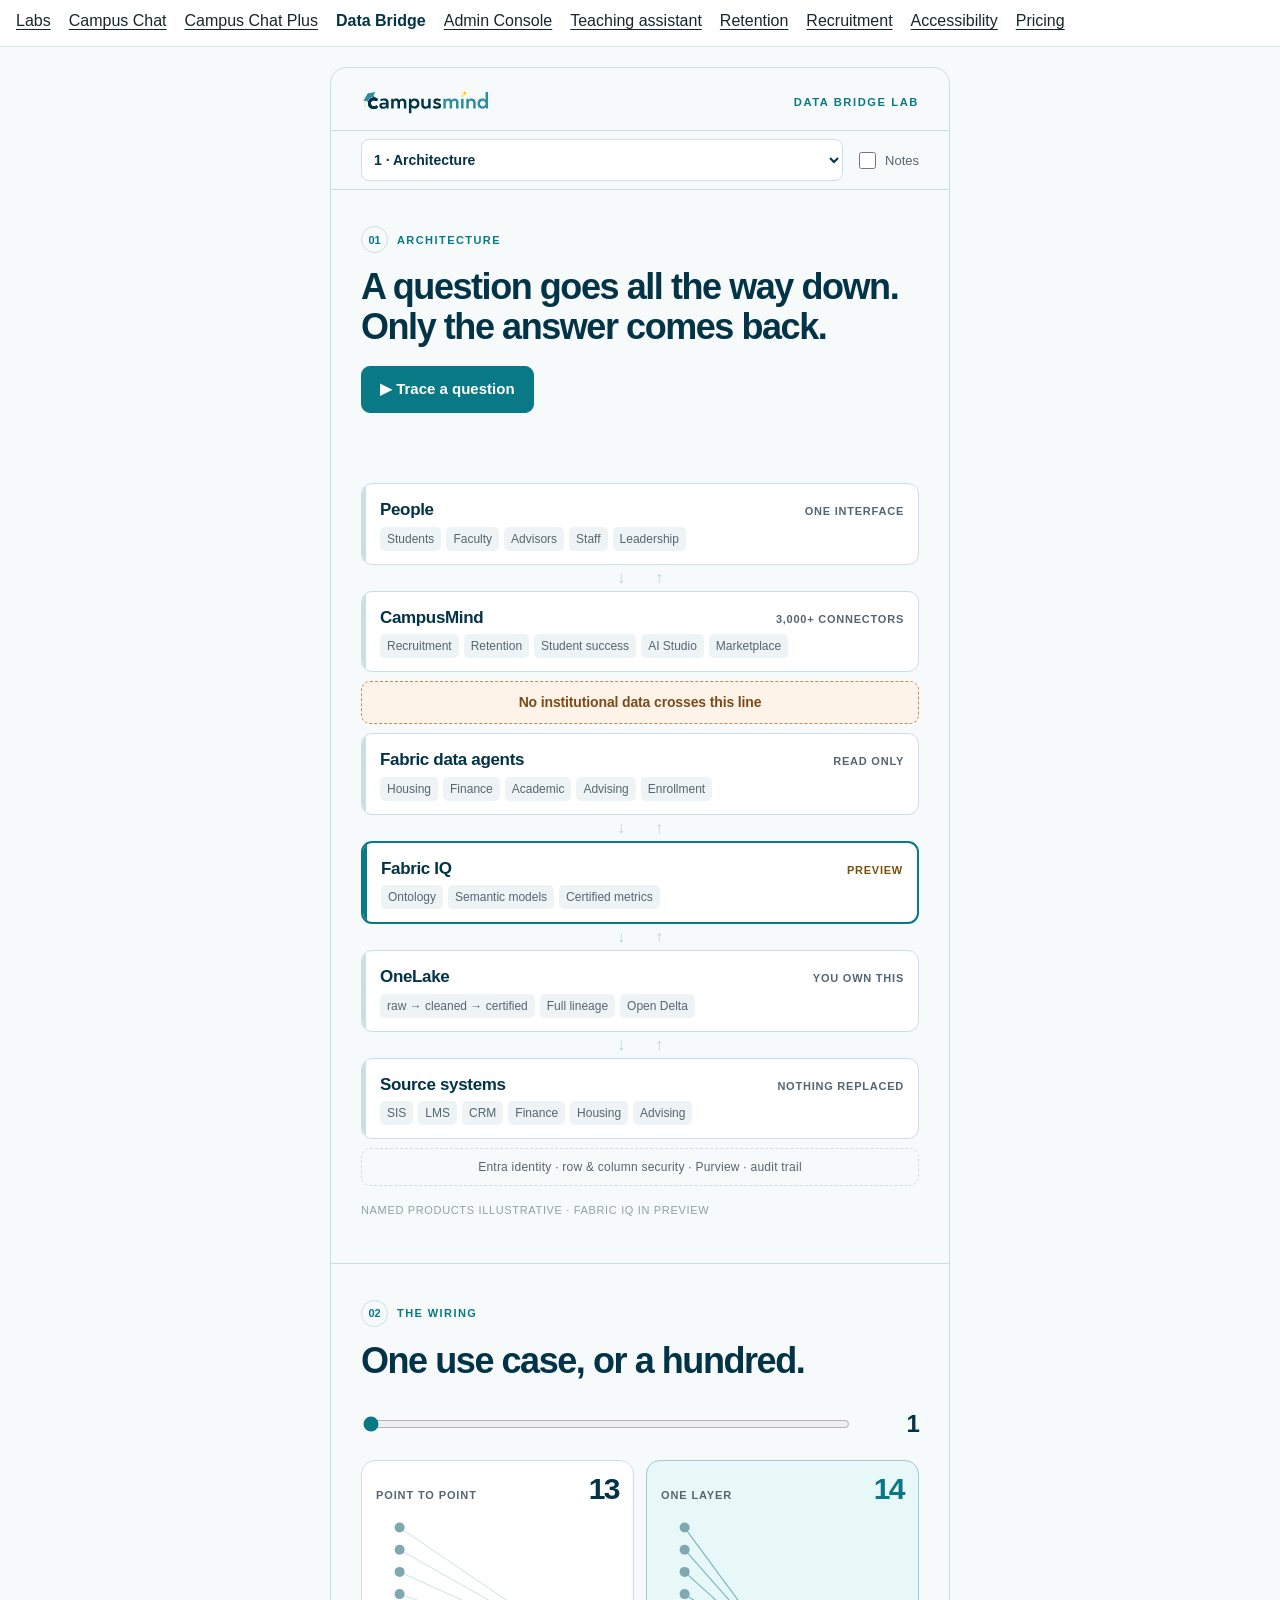
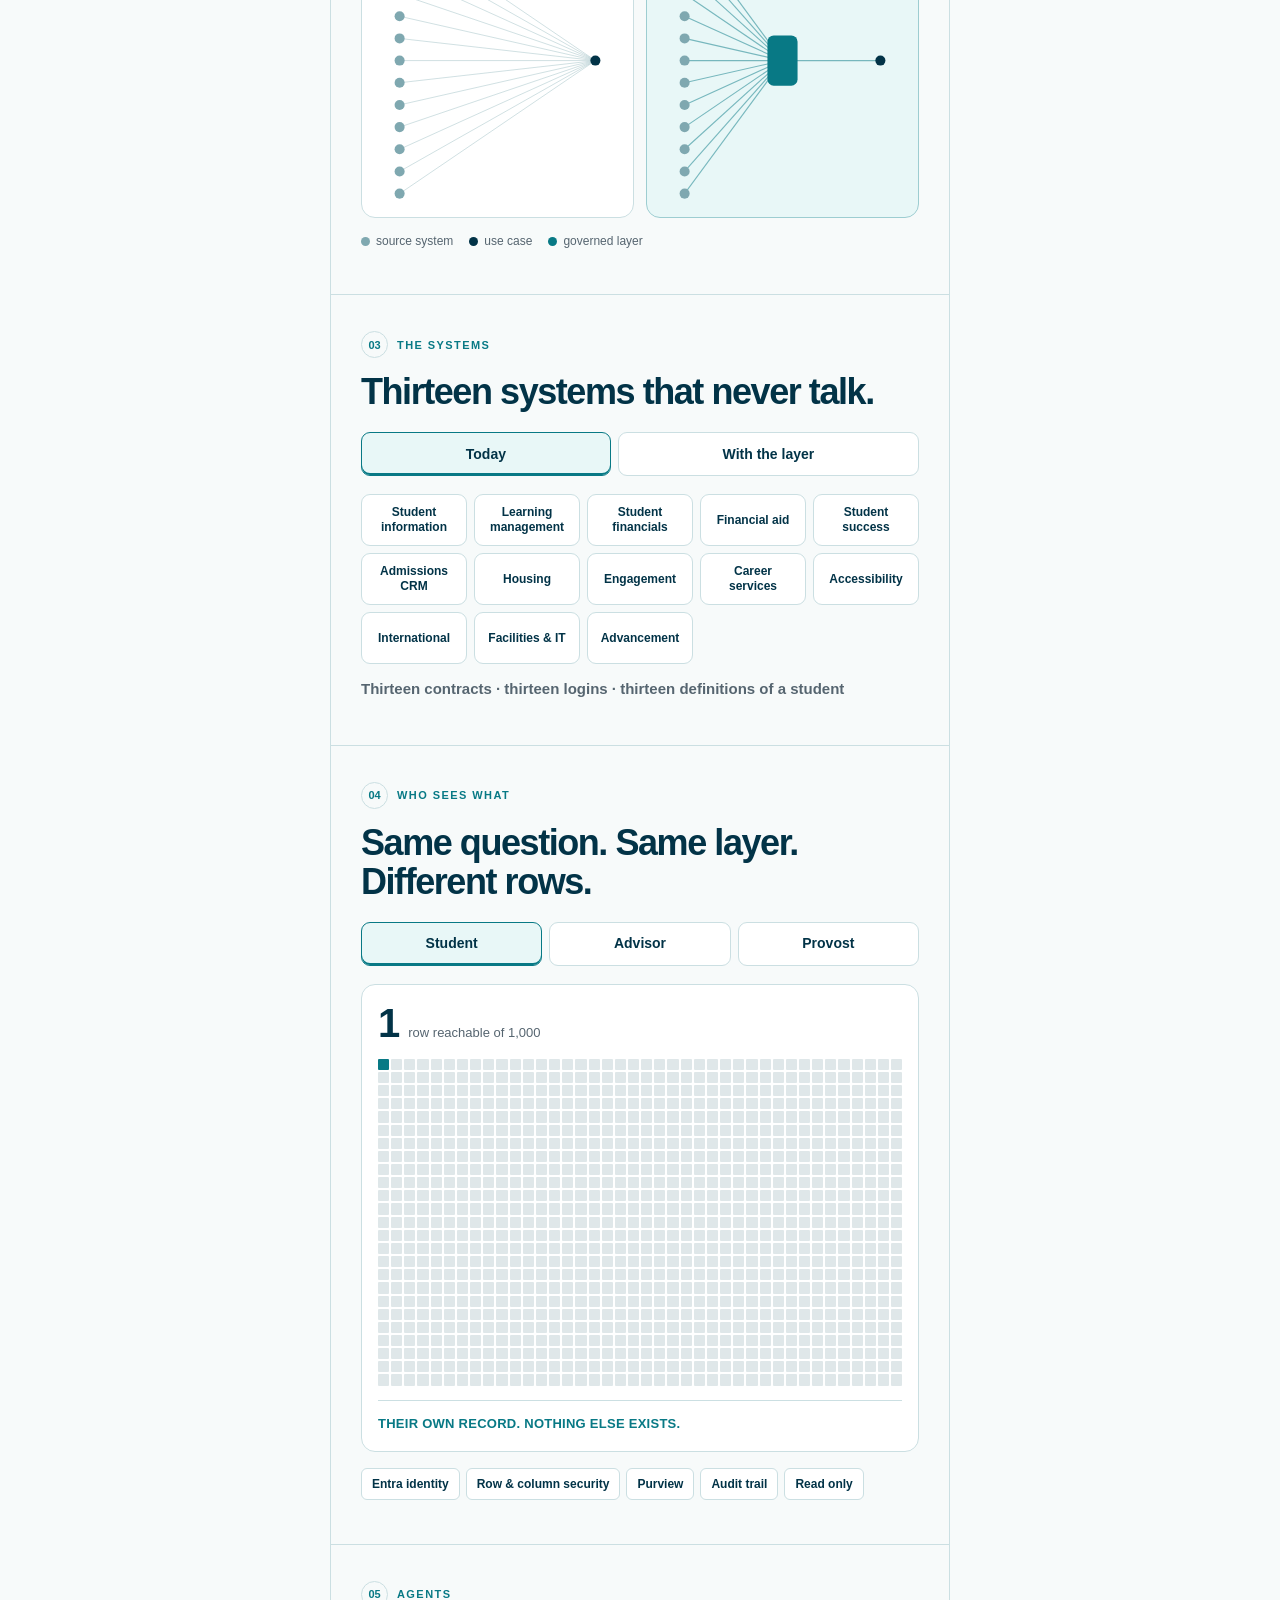
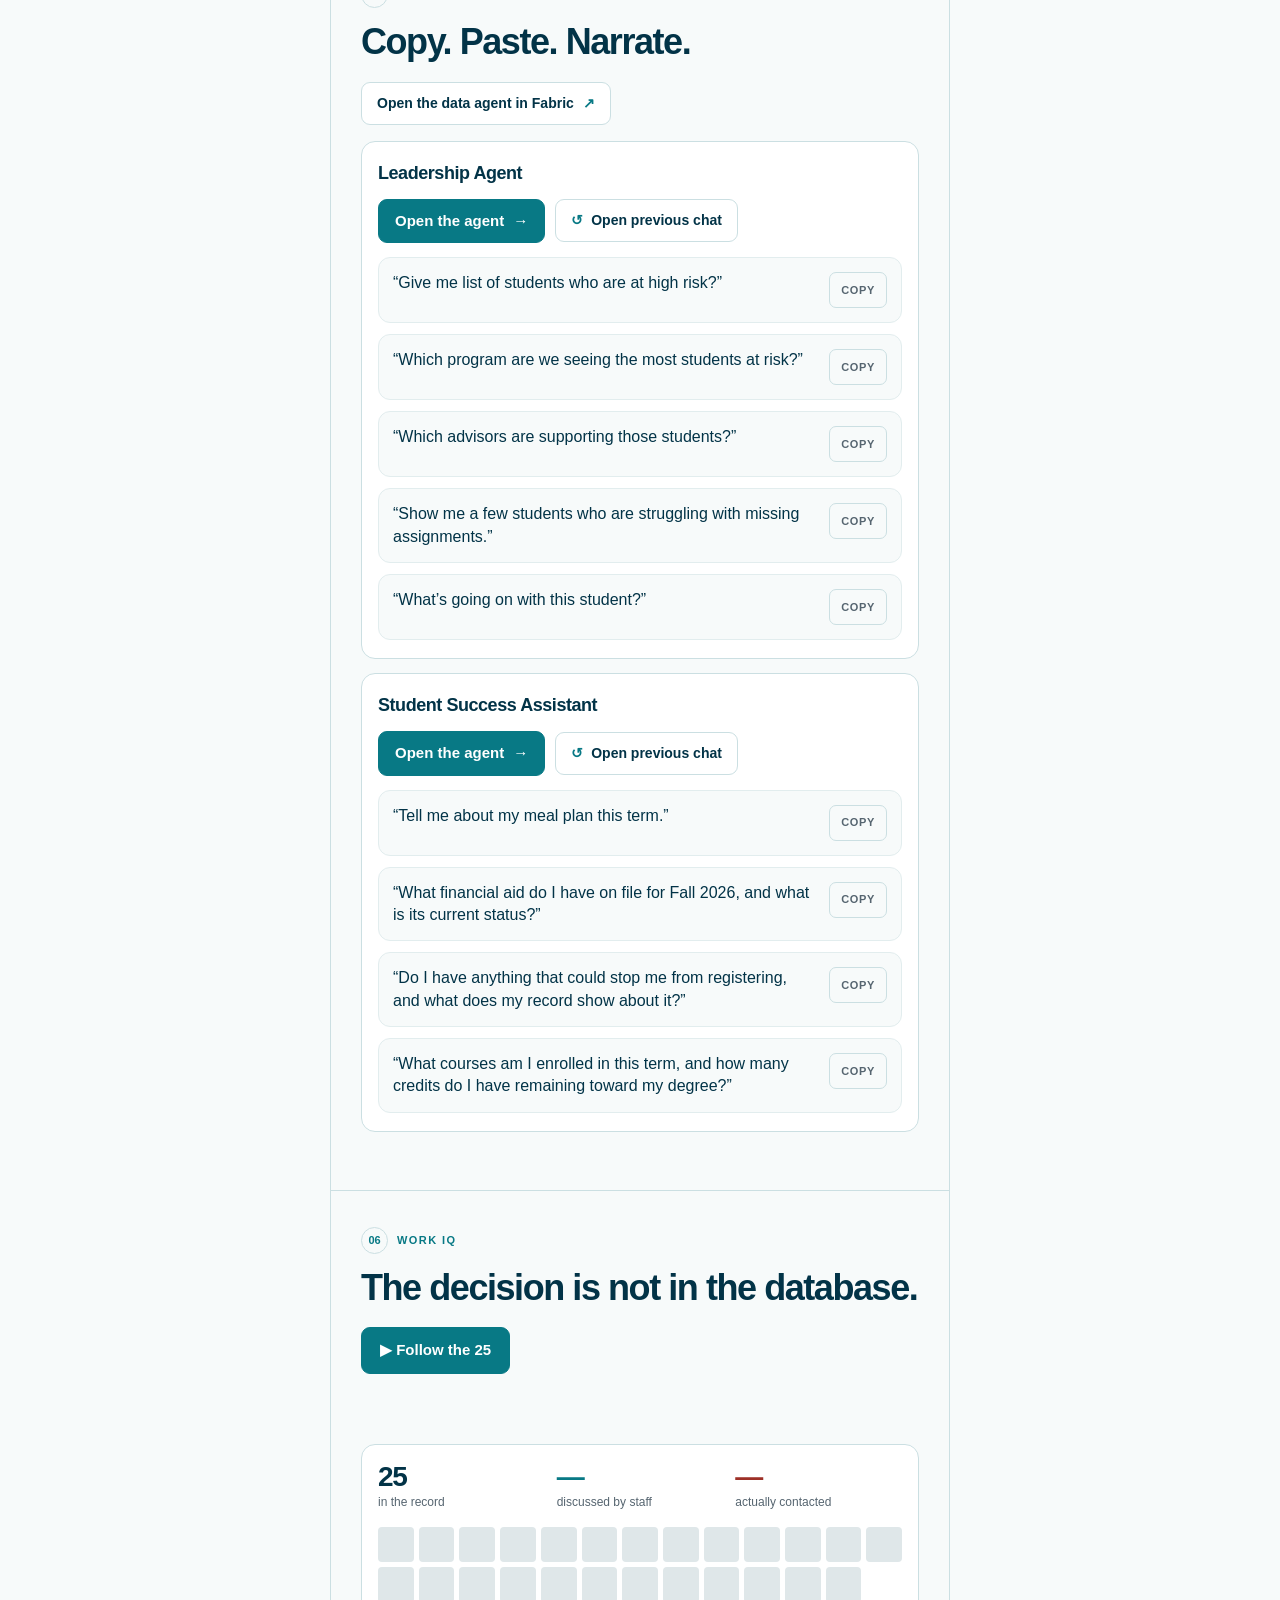
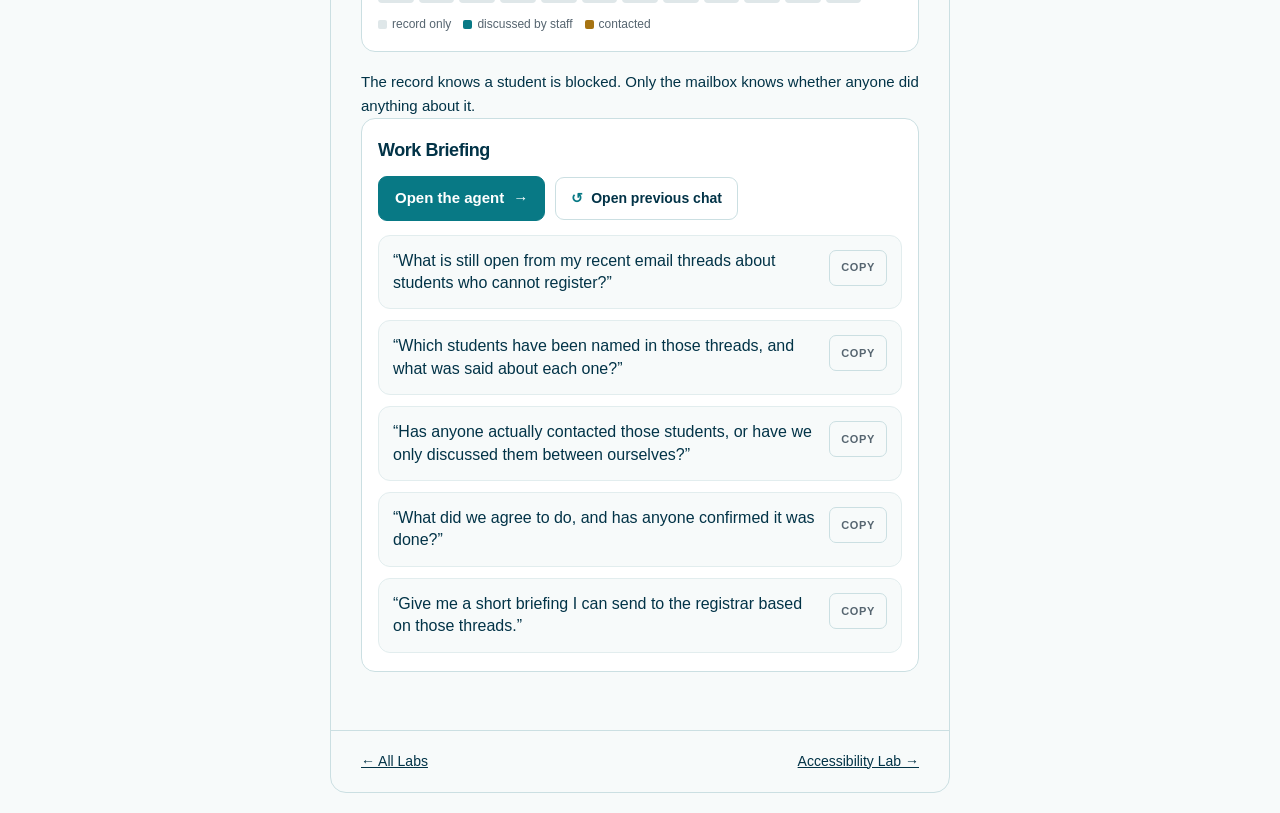
<file: ontology.html>
<!doctype html>
<html lang="en"><head><meta charset="utf-8"><meta name="viewport" content="width=device-width,initial-scale=1"><title>Data Bridge Lab · CampusMind</title><meta name="description" content="Visual companion for the Fabric IQ ontology demonstration."><meta name="theme-color" content="#023347"><link rel="icon" href="/assets/campusmind-favicon.png"><link rel="stylesheet" href="/labs-navigation.css"><link rel="stylesheet" href="/ontology.css"><script src="/ontology.js" defer></script></head>
<body><a class="skip" href="#main">Skip to the Lab</a><nav class="labs-navigation" aria-label="Labs">
    <a href="/">Labs</a>
    <a href="/campus-chat.html">Campus Chat</a>
    <a href="/campus-chat-plus.html">Campus Chat Plus</a>
    <a href="/ontology.html" aria-current="page">Data Bridge</a>
    <a href="/admin-console.html">Admin Console</a>
    <a href="/virtual-teaching-assistant.html">Teaching assistant</a>
    <a href="/retention.html">Retention</a>
    <a href="/recruitment.html">Recruitment</a>
    <a href="/accessibility.html">Accessibility</a>
    <a href="/pricing.html">Pricing</a>
  </nav>

<div class="shell">
<div class="masthead"><img src="/assets/campusmind-logo.svg" alt="CampusMind" width="143" height="31"><span>DATA BRIDGE LAB</span></div>

<div class="section-nav">
<select id="section-jump" aria-label="Jump to section">
<option value="architecture">1 · Architecture</option>
<option value="layer">2 · The wiring</option>
<option value="sources">3 · The systems</option>
<option value="governance">4 · Who sees what</option>
<option value="ask">5 · Agents</option>
<option value="workiq">6 · Work IQ</option>
</select>
<label class="notes-toggle"><input type="checkbox" id="notes-on"> Notes</label>
</div>

<main id="main">

<!-- ===== 01 ===== -->
<section id="architecture" aria-labelledby="architecture-heading">
<p class="eyebrow"><b>01</b> ARCHITECTURE</p>
<h1 id="architecture-heading">A question goes all the way down.<br>Only the answer comes back.</h1>

<div class="controls">
<button type="button" id="trace-play" class="primary-button">▶ Trace a question</button>
</div>
<p class="step-caption" id="trace-caption" aria-live="polite">&nbsp;</p>

<div class="stack" id="stack"></div>
<p class="micro">Named products illustrative · Fabric IQ in preview</p>
</section>

<!-- ===== 02 ===== -->
<section id="layer" aria-labelledby="layer-heading">
<p class="eyebrow"><b>02</b> THE WIRING</p>
<h2 id="layer-heading">One use case, or a hundred.</h2>

<div class="range-row"><label class="sr-only" for="usecases">Use cases</label><input type="range" id="usecases" min="1" max="30" value="1" step="1"><output id="usecases-value" for="usecases">1</output></div>

<div class="net-pair">
  <figure class="net-card" id="net-direct-card">
    <figcaption><span class="net-title">Point to point</span><strong id="net-direct-n">13</strong></figcaption>
    <svg id="net-direct" viewBox="0 0 200 240" role="img" aria-label="Every use case wired to every source system"></svg>
  </figure>
  <figure class="net-card is-good">
    <figcaption><span class="net-title">One layer</span><strong id="net-layer-n">14</strong></figcaption>
    <svg id="net-layer" viewBox="0 0 200 240" role="img" aria-label="Every source system and every use case connected through one layer"></svg>
  </figure>
</div>
<p class="legend"><span class="key k-src"></span>source system<span class="key k-use"></span>use case<span class="key k-hub"></span>governed layer</p>
<p class="pnote" hidden>The first use case is cheaper without a layer. The tenth is not. Every one of those lines is a separate credential, contract and point of failure.</p>
</section>

<!-- ===== 03 ===== -->
<section id="sources" aria-labelledby="sources-heading">
<p class="eyebrow"><b>03</b> THE SYSTEMS</p>
<h2 id="sources-heading">Thirteen systems that never talk.</h2>

<div class="choices" role="group" aria-label="View">
<button type="button" data-sysview="today" aria-pressed="true">Today</button>
<button type="button" data-sysview="layer" aria-pressed="false">With the layer</button>
</div>

<div class="sys-field" id="sys-field"></div>
<div class="sys-bar" id="sys-bar" hidden><span>ONE GOVERNED LAYER</span></div>
<p class="sys-caption" id="sys-caption">Thirteen contracts · thirteen logins · thirteen definitions of a student</p>
<p class="pnote" hidden>Every entity came out of a system a real institution already runs — owned by a different office, bought in a different decade.</p>
</section>

<!-- ===== 04 ===== -->
<section id="governance" aria-labelledby="governance-heading">
<p class="eyebrow"><b>04</b> WHO SEES WHAT</p>
<h2 id="governance-heading">Same question. Same layer. Different rows.</h2>

<div class="choices" role="group" aria-label="Who is asking">
<button type="button" data-role="student" aria-pressed="true">Student</button>
<button type="button" data-role="advisor" aria-pressed="false">Advisor</button>
<button type="button" data-role="provost" aria-pressed="false">Provost</button>
</div>

<figure class="figure">
  <div class="rls-head"><strong id="rls-count">1</strong><span id="rls-label">row reachable of 1,000</span></div>
  <div class="dotgrid is-rls" id="rls-dots" role="img" aria-labelledby="rls-alt"></div>
  <p class="sr-only" id="rls-alt"></p>
  <p class="figure-takeaway" id="rls-note">Enforced underneath, not in the prompt</p>
</figure>

<div class="chip-row">
<span class="gchip">Entra identity</span><span class="gchip">Row &amp; column security</span><span class="gchip">Purview</span><span class="gchip">Audit trail</span><span class="gchip">Read only</span>
</div>
<p class="pnote" hidden>A prompt is not a security boundary. The real boundary is here, where identity decides which rows are reachable at all.</p>
</section>

<!-- ===== 05 ===== -->
<section id="ask" aria-labelledby="ask-heading">
<p class="eyebrow"><b>05</b> AGENTS</p>
<h2 id="ask-heading">Copy. Paste. Narrate.</h2>

<p class="fabric-open"><a class="fabric-link" href="https://app.fabric.microsoft.com/groups/643a7b0e-d2c5-4676-9113-a2c08cdd42fe/aiskills/09f8b5bb-5773-4716-a283-1408d8543e7d?experience=fabric-developer&amp;clientSideAuth=0" target="_blank" rel="noopener">Open the data agent in Fabric</a></p>

<div id="agent-list"></div>
</section>

<!-- ===== 06 ===== -->
<section id="workiq" aria-labelledby="workiq-heading">
<p class="eyebrow"><b>06</b> WORK IQ</p>
<h2 id="workiq-heading">The decision is not in the database.</h2>

<div class="controls"><button type="button" id="wiq-play" class="primary-button">▶ Follow the 25</button></div>
<p class="step-caption" id="wiq-caption" aria-live="polite">&nbsp;</p>

<figure class="figure">
  <div class="wiq-head">
    <div><strong id="wiq-a">25</strong><span>in the record</span></div>
    <div><strong id="wiq-b">—</strong><span>discussed by staff</span></div>
    <div><strong id="wiq-c">—</strong><span>actually contacted</span></div>
  </div>
  <div class="wiq-grid" id="wiq-grid" role="img" aria-labelledby="wiq-alt"></div>
  <p class="sr-only" id="wiq-alt"></p>
  <div class="dot-legend"><span><i class="w-record"></i>record only</span><span><i class="w-talked"></i>discussed by staff</span><span><i class="w-contacted"></i>contacted</span></div>
</figure>

<p class="rel-line">The record knows a student is blocked. Only the mailbox knows whether anyone did anything about it.</p>

<div id="workiq-agent"></div>
<p class="pnote" hidden>Five of the twenty-five were named in an email between two administrators. None of the twenty-five were written to. An unanswered conversation never becomes a case, which is why the record shows nothing.</p>
</section>

</main>

<div class="closing"><a href="/">← All Labs</a><a href="/accessibility.html">Accessibility Lab →</a></div>
</div>

<p id="live" class="sr-only" role="status" aria-live="polite"></p>
<noscript><p style="padding:22px">Enable JavaScript to explore this Lab.</p></noscript>
</body></html>
</file>
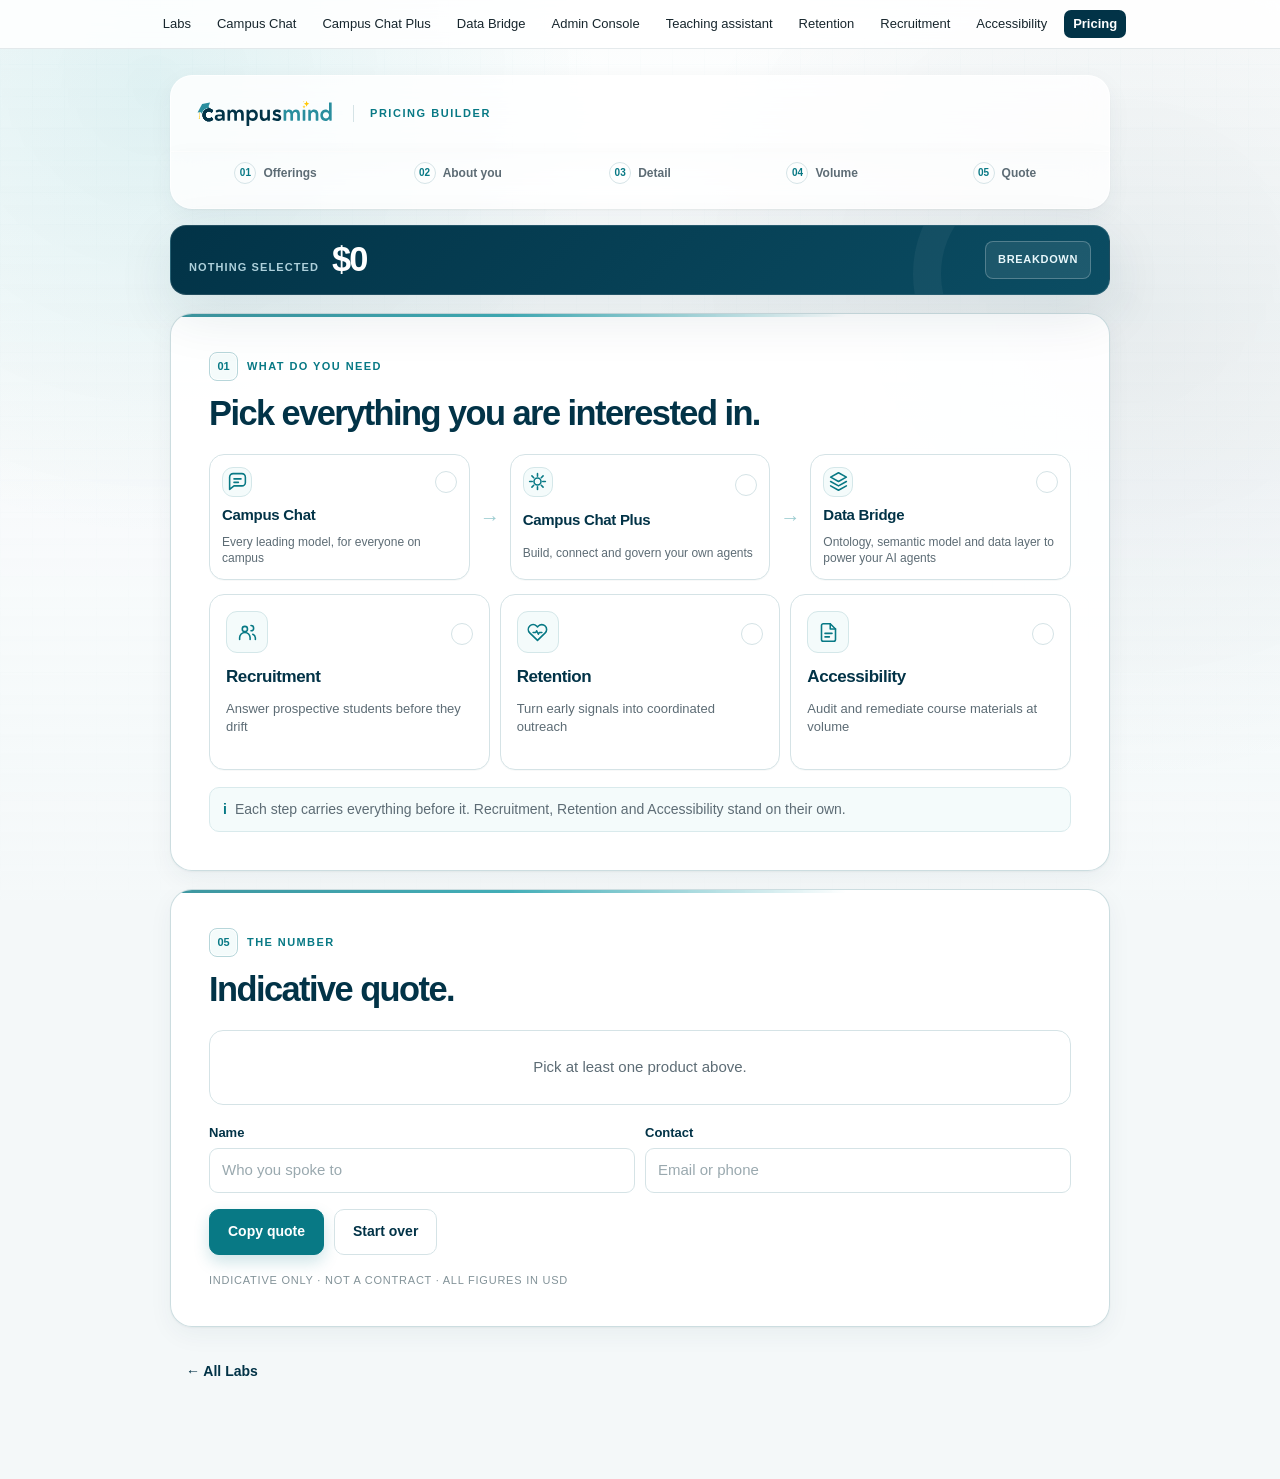
<file: pricing.html>
<!doctype html>
<html lang="en">
<head>
  <meta charset="utf-8">
  <meta name="viewport" content="width=device-width, initial-scale=1">
  <title>Pricing Builder · CampusMind</title>
  <meta name="description" content="Answer a few questions and build an indicative CampusMind quote.">
  <meta name="theme-color" content="#023347">
  <link rel="icon" href="./assets/campusmind-favicon.png">
  <link rel="stylesheet" href="./labs-navigation.css">
  <link rel="stylesheet" href="./pricing-redesign.css">
  <script src="./pricing.js" defer></script>
</head>
<body>
  <a class="skip" href="#main">Skip to the builder</a>
  <div class="page-atmosphere" aria-hidden="true"></div>
  <nav class="labs-navigation" aria-label="Labs">
    <a href="./index.html">Labs</a>
    <a href="./campus-chat.html">Campus Chat</a>
    <a href="./campus-chat-plus.html">Campus Chat Plus</a>
    <a href="./ontology.html">Data Bridge</a>
    <a href="./admin-console.html">Admin Console</a>
    <a href="./virtual-teaching-assistant.html">Teaching assistant</a>
    <a href="./retention.html">Retention</a>
    <a href="./recruitment.html">Recruitment</a>
    <a href="./accessibility.html">Accessibility</a>
    <a href="./pricing.html" aria-current="page">Pricing</a>
  </nav>

  <div class="shell">
    <div class="masthead">
      <div class="masthead-brand">
        <img src="./assets/campusmind-logo.svg" alt="CampusMind" width="143" height="31">
        <span>PRICING BUILDER</span>
      </div>
    </div>

    <nav class="builder-steps" aria-label="Pricing builder sections">
      <a href="#offerings"><span>01</span>Offerings</a>
      <a href="#about"><span>02</span>About you</a>
      <a href="#detail"><span>03</span>Detail</a>
      <a href="#usage"><span>04</span>Volume</a>
      <a href="#quote"><span>05</span>Quote</a>
    </nav>

    <div class="totalbar" id="totalbar">
      <div class="tb-main">
        <span class="tb-label" id="tb-label">Year one, all in</span>
        <strong class="tb-total" id="tb-total">$0</strong>
      </div>
      <button type="button" class="tb-toggle" id="tb-toggle" aria-expanded="false" aria-controls="tb-detail">Breakdown</button>
      <div class="tb-detail" id="tb-detail" hidden></div>
    </div>

    <main id="main">

      <section id="offerings" aria-labelledby="offerings-heading">
        <p class="eyebrow"><b>01</b> WHAT DO YOU NEED</p>
        <h1 id="offerings-heading">Pick everything you are interested in.</h1>
        <div class="offer-grid" id="offer-grid"></div>
        <p class="hint" id="offer-hint">Each step carries everything before it. Recruitment, Retention and Accessibility stand on their own.</p>
      </section>

      <section id="about" aria-labelledby="about-heading">
        <p class="eyebrow"><b>02</b> ABOUT YOU</p>
        <h2 id="about-heading">Only what your selection needs.</h2>
        <div id="about-questions"></div>
      </section>

      <section id="detail" aria-labelledby="detail-heading" hidden>
        <p class="eyebrow"><b>03</b> THE DETAIL</p>
        <h2 id="detail-heading">A few follow-ups per product.</h2>
        <div id="detail-questions"></div>
      </section>

      <section id="usage" aria-labelledby="usage-heading" hidden>
        <p class="eyebrow"><b>04</b> VOLUME</p>
        <h2 id="usage-heading">What each tier costs.</h2>
        <div class="tier-grid" id="tier-grid"></div>
      </section>

      <section id="quote" aria-labelledby="quote-heading">
        <p class="eyebrow"><b>05</b> THE NUMBER</p>
        <h2 id="quote-heading">Indicative quote.</h2>
        <div class="quote-table" id="quote-table"></div>

        <div class="lead-fields">
          <label for="lead-name">Name<input type="text" id="lead-name" autocomplete="off" placeholder="Who you spoke to"></label>
          <label for="lead-contact">Contact<input type="text" id="lead-contact" autocomplete="off" placeholder="Email or phone"></label>
        </div>

        <div class="controls">
          <button type="button" class="primary-button" id="copy-quote">Copy quote</button>
          <button type="button" class="ghost-button" id="reset-all">Start over</button>
        </div>

        <div class="saved-bar" id="saved-bar" hidden>
          <span id="saved-count"></span>
          <button type="button" class="link-button" id="download-saved">Download CSV</button>
          <button type="button" class="link-button is-danger" id="clear-saved">Clear</button>
        </div>
        <p class="assumption" id="quote-assumptions"></p>
        <p class="micro">Indicative only · not a contract · all figures in USD</p>
      </section>

    </main>

    <div class="closing"><a href="./index.html">← All Labs</a></div>
  </div>

  <p id="live" class="sr-only" role="status" aria-live="polite"></p>
  <noscript><p style="padding:22px">Enable JavaScript to use the pricing builder.</p></noscript>
</body>
</html>
</file>
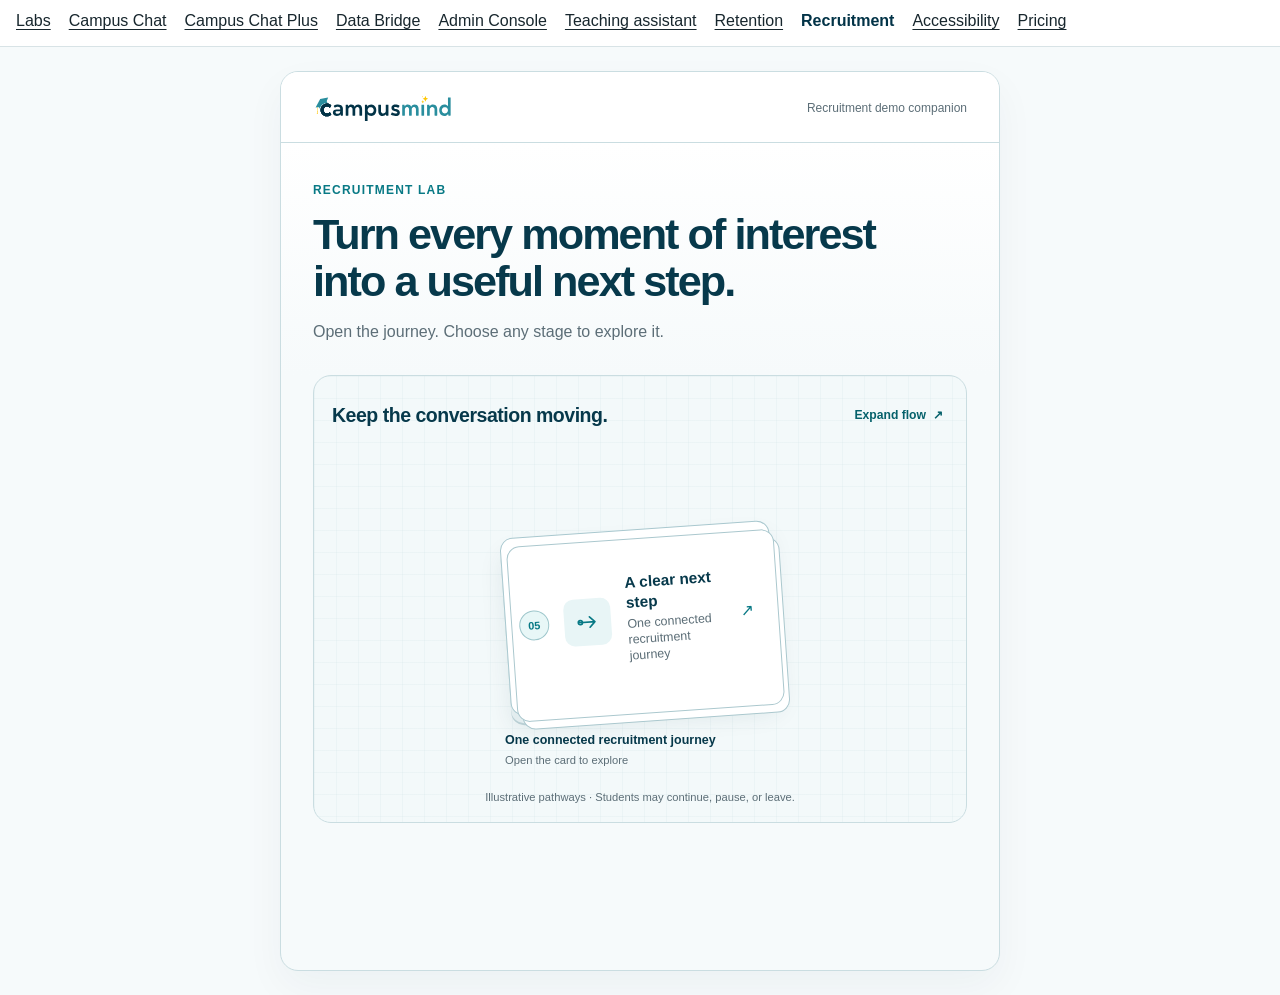
<file: recruitment.html>
<!doctype html>
<html lang="en"><head><meta charset="utf-8"><meta name="viewport" content="width=device-width,initial-scale=1"><meta name="description" content="Explore how CampusMind helps recruitment teams respond to student interest across channels, coordinate program expertise, record context in Slate, and make the next step clear."><title>Recruitment Lab · CampusMind</title><link rel="icon" href="/assets/campusmind-favicon.png"><link rel="stylesheet" href="/labs-navigation.css"><link rel="stylesheet" href="/recruitment.css"><script src="/recruitment.js" defer></script></head>
<body><a class="skip" href="#journey">Skip to the recruitment journey</a><nav class="labs-navigation" aria-label="Labs">
    <a href="/">Labs</a>
    <a href="/campus-chat.html">Campus Chat</a>
    <a href="/campus-chat-plus.html">Campus Chat Plus</a>
    <a href="/ontology.html">Data Bridge</a>
    <a href="/admin-console.html">Admin Console</a>
    <a href="/virtual-teaching-assistant.html">Teaching assistant</a>
    <a href="/retention.html">Retention</a>
    <a href="/recruitment.html" aria-current="page">Recruitment</a>
    <a href="/accessibility.html">Accessibility</a>
    <a href="/pricing.html">Pricing</a>
  </nav><div class="shell"><header class="masthead"><img src="/assets/campusmind-logo.svg" alt="CampusMind" width="143" height="31"><span>Recruitment demo companion</span></header><main><div class="intro"><p class="eyebrow">Recruitment Lab</p><h1>Turn every moment of interest into a useful next step.</h1><p>Open the journey. Choose any stage to explore it.</p></div>
<section id="journey" class="journey-shell is-collapsed" aria-labelledby="journey-heading"><div class="journey-heading"><h2 id="journey-heading">Keep the conversation moving.</h2><button id="journey-toggle" class="text-button" type="button" aria-expanded="false" aria-controls="journey-canvas">Expand flow <span aria-hidden="true">↗</span></button></div><div id="journey-canvas" class="journey-canvas" aria-label="Five-stage recruitment journey"><button class="stage-card" type="button" data-stage="interest" aria-haspopup="dialog" aria-controls="stage-dialog" aria-expanded="false"><span class="stage-number">01</span><span class="stage-icon" aria-hidden="true"><svg viewBox="0 0 24 24"><circle cx="10" cy="10" r="6"/><path d="m15 15 6 6"/></svg></span><span class="stage-copy"><strong>Student interest</strong><small>Four ways a conversation begins</small></span><span class="stage-arrow" aria-hidden="true">↗</span></button><button class="stage-card" type="button" data-stage="expertise" aria-haspopup="dialog" aria-controls="stage-dialog" aria-expanded="false"><span class="stage-number">02</span><span class="stage-icon" aria-hidden="true"><svg viewBox="0 0 24 24"><path d="m3 7 9-4 9 4-9 4zM3 12l9 4 9-4M3 17l9 4 9-4"/></svg></span><span class="stage-copy"><strong>Coordinated expertise</strong><small>Question, specialists, and sources together</small></span><span class="stage-arrow" aria-hidden="true">↗</span></button><button class="stage-card" type="button" data-stage="slate" aria-haspopup="dialog" aria-controls="stage-dialog" aria-expanded="false"><span class="stage-number">03</span><span class="stage-icon slate-icon" aria-hidden="true"><img src="/assets/slate-logo-white.png" alt=""></span><span class="stage-copy"><strong>Recorded in Slate</strong><small>Conversation context for admissions</small></span><span class="stage-arrow" aria-hidden="true">↗</span></button><button class="stage-card human-stage" type="button" data-stage="review" aria-haspopup="dialog" aria-controls="stage-dialog" aria-expanded="false"><span class="stage-number">04</span><span class="stage-icon" aria-hidden="true"><svg viewBox="0 0 24 24"><rect x="4" y="3" width="16" height="18" rx="2"/><path d="m7 10 2 2 3-4m2 3h3M7 16h10"/></svg></span><span class="stage-copy"><strong>Counselor review</strong><small>Decision-ready context and follow-up</small></span><span class="stage-arrow" aria-hidden="true">↗</span></button><button class="stage-card closing-stage" type="button" data-stage="next" aria-controls="journey-canvas" aria-expanded="false"><span class="stage-number">05</span><span class="stage-icon" aria-hidden="true"><svg viewBox="0 0 24 24"><path d="M4 12h15m-5-5 5 5-5 5"/><circle cx="5" cy="12" r="2"/></svg></span><span class="stage-copy"><strong>A clear next step</strong><small>One connected recruitment journey</small></span><span class="stage-arrow" aria-hidden="true">↗</span></button><div class="fold-callout" aria-hidden="true"><strong>One connected recruitment journey</strong><span>Open the card to explore</span></div></div><div class="journey-branch"><span aria-hidden="true">↳</span><strong>Published information cannot decide an exception.</strong><span>Bring in a counselor.</span></div><p class="journey-note">Illustrative pathways · Students may continue, pause, or leave.</p></section></main></div>
<dialog id="stage-dialog" aria-labelledby="panel-title"><header class="panel-header"><div class="panel-topline"><span id="panel-number">01</span><button id="close-stage" class="text-button" type="button" aria-label="Close stage details">Close <span aria-hidden="true">×</span></button></div><h2 id="panel-title" tabindex="-1">Student interest</h2><p id="panel-caption">Four ways a conversation begins</p></header><div class="panel-body">
<section class="panel" data-panel="interest"><p class="section-label"><b>01</b> Student interest</p><h2>Meet student interest wherever it begins.</h2><p class="section-intro">A question may start on your website, in an inbox, through a form, or after the phones are quiet.</p><div class="channel-grid" role="group" aria-label="Choose an entry channel"><button type="button" data-channel="website" aria-pressed="true"><svg viewBox="0 0 24 24" aria-hidden="true"><circle cx="10" cy="10" r="6"/><path d="m15 15 6 6"/></svg><strong>Website search</strong><span>Looking for an answer</span></button><button type="button" data-channel="email" aria-pressed="false"><svg viewBox="0 0 24 24" aria-hidden="true"><rect x="3" y="5" width="18" height="14" rx="2"/><path d="m3 7 9 7 9-7"/></svg><strong>Email</strong><span>Waiting for a reply</span></button><button type="button" data-channel="form" aria-pressed="false"><svg viewBox="0 0 24 24" aria-hidden="true"><rect x="4" y="3" width="16" height="18" rx="2"/><path d="M8 8h8M8 12h8M8 16h5"/></svg><strong>Inquiry form</strong><span>Asking for guidance</span></button><button type="button" data-channel="phone" aria-pressed="false"><svg viewBox="0 0 24 24" aria-hidden="true"><path d="M7 3h4l2 5-3 2a15 15 0 0 0 4 4l2-3 5 2v4c0 2-2 4-4 4C10 20 4 14 3 7c0-2 2-4 4-4Z"/></svg><strong>Phone · after hours</strong><span>No one is available</span></button></div><div class="converge" aria-hidden="true"><i></i><i></i><i></i><i></i><span></span></div><div class="conversation-origin"><span class="pulse" aria-hidden="true"></span><div><small>One recruitment conversation</small><strong id="channel-summary">A student is searching your program website for an answer.</strong></div></div><button class="panel-next" type="button" data-open-stage="expertise">See how the question is answered <span aria-hidden="true">→</span></button></section>
<section class="panel" data-panel="expertise" hidden><p class="section-label"><b>02</b> Coordinated expertise</p><h2>Bring the right expertise into the conversation.</h2><p class="section-intro">The question stays visible while the relevant specialists and approved program information come together.</p><div class="question-choices" role="group" aria-label="Choose an illustrative student question"><button type="button" data-route="compare" aria-pressed="true"><span>Program fit</span><strong>Which option fits my goals and schedule?</strong></button><button type="button" data-route="requirements" aria-pressed="false"><span>Requirements</span><strong>What do I need to apply?</strong></button><button type="button" data-route="timing" aria-pressed="false"><span>Timing</span><strong>When can I start?</strong></button><button type="button" data-route="exception" aria-pressed="false"><span>Exception</span><strong>My background doesn’t meet a listed requirement.</strong></button></div><div class="route-figure"><div class="question-card"><div class="card-topline"><span id="question-channel">From website search</span><small>Illustrative</small></div><blockquote id="selected-question">“I want to keep working. Which program fits my goals and schedule?”</blockquote></div><div class="route-line" aria-hidden="true"></div><article class="coordinator-card"><span class="node-kicker">Coordinator</span><h3 id="route-title">Compare relevant program options</h3><p id="route-reason">The question needs information from more than one program.</p><div id="route-intent" class="chips"></div></article><div class="route-line split" aria-hidden="true"></div><div class="specialists" aria-label="Program specialists"><article id="mba-specialist" class="specialist is-active"><div class="specialist-heading"><span class="status">Consulted</span><h3>Part-time MBA specialist</h3></div><p class="contribution">Format · Schedule · Workload</p><div class="source"><span>Approved program information</span><strong>MBA program pages</strong></div></article><article id="masters-specialist" class="specialist is-active"><div class="specialist-heading"><span class="status">Consulted</span><h3>Specialized master’s specialist</h3></div><p class="contribution">Format · Schedule · Workload</p><div class="source"><span>Approved program information</span><strong>Master’s program pages</strong></div></article></div><div class="human-boundary" id="human-boundary" hidden><span class="human-icon" aria-hidden="true">!</span><div><small>Human judgment required</small><strong>Published information does not establish an exception.</strong><p>The question and conversation context move to an admissions counselor.</p></div></div><div class="route-line" aria-hidden="true"></div><article class="answer-card"><span class="node-kicker">Result</span><h3 id="result-title">A useful program comparison</h3><p id="result-text">The student can compare study format, schedule, and workload.</p><div id="result-points" class="chips"></div><small id="result-boundary">Based on published program information</small></article></div><button class="panel-next" type="button" data-open-stage="slate">See what is recorded <span aria-hidden="true">→</span></button></section>
<section class="panel" data-panel="slate" hidden><p class="section-label"><b>03</b> Recorded context</p><h2>Carry the conversation forward.</h2><p class="section-intro">When interest is captured, the conversation becomes useful context for the admissions team.</p><div class="record-arrow"><span>Conversation recorded</span><b aria-hidden="true">↓</b></div><article class="slate-record"><div class="slate-brand"><img src="/assets/slate-logo-white.png" alt="Slate"><span>Admissions</span></div><div class="record-title"><div><small>Prospect record · Illustrative</small><h3>Recruitment conversation</h3></div><span class="record-chip">Inquiry</span></div><dl><div><dt>Entry channel</dt><dd id="record-channel">Website search</dd></div><div><dt>Program interest</dt><dd id="record-interest">Part-time MBA · Specialized master’s</dd></div><div><dt>Student’s question</dt><dd id="record-question">Program fit · Schedule · Workload</dd></div><div><dt>What matters</dt><dd id="record-matters">Keep working while studying</dd></div><div><dt>Conversation record</dt><dd>Transcript and summary attached</dd></div></dl></article><p class="direction-note"><strong>One-way handoff:</strong> this Lab shows the conversation being recorded in Slate. It does not show CampusMind reading from the CRM.</p><button class="panel-next" type="button" data-open-stage="review">Open counselor review <span aria-hidden="true">→</span></button></section>
<section class="panel" data-panel="review" hidden><p class="section-label human"><b>04</b> Counselor review</p><h2>Show the counselor what needs judgment.</h2><p class="section-intro">Begin with the reason for the handoff—not another copy of the transcript.</p><article class="decision-brief"><div class="decision-heading"><span aria-hidden="true">01</span><div><small>Why this reached a counselor</small><strong id="review-why">The student wants help comparing programs around a work schedule.</strong></div></div><div class="decision-heading"><span aria-hidden="true">02</span><div><small>What is already established</small><strong id="review-established">Relevant formats, schedules, and workloads from both programs.</strong></div></div><div class="decision-heading"><span aria-hidden="true">03</span><div><small>What needs a decision</small><strong id="review-decision">Whether one-to-one guidance would help the student compare program fit.</strong></div></div></article><article class="draft-card"><div class="card-topline"><span>Proposed follow-up</span><small>Illustrative · Nothing sent</small></div><p id="draft-message">Would it help to talk through which program fits around your work schedule?</p><div id="editor-wrap" hidden><label for="draft-editor">Edit the illustrative follow-up</label><textarea id="draft-editor" rows="4" maxlength="1500"></textarea><button id="save-edit" class="primary-action" type="button">Save edit</button></div><div class="review-actions" role="group" aria-label="Review the illustrative follow-up"><button type="button" data-action="approve" aria-pressed="false"><strong>Approve</strong><span>Use wording</span></button><button type="button" data-action="edit" aria-pressed="false"><strong>Edit</strong><span>Adjust wording</span></button><button type="button" data-action="hold" aria-pressed="false"><strong>Hold</strong><span>Resolve questions</span></button></div><p id="review-feedback" class="feedback" role="status">Awaiting review</p></article><button class="panel-next" type="button" data-open-stage="next">See the student’s next step <span aria-hidden="true">→</span></button></section>
<section class="panel" data-panel="next" hidden><p class="section-label"><b>05</b> Clear next step</p><h2>Turn guidance into a clear next step.</h2><p class="section-intro">The next step reflects the student’s question instead of forcing every conversation into the same journey.</p><article class="next-card" aria-live="polite"><span>Next step presented</span><h3 id="next-title">Compare relevant programs</h3><p id="next-copy">Review how each option fits the student’s goals and work schedule.</p><div class="next-context"><span id="next-channel">From website search</span><span id="next-status">Grounded in approved program information</span></div></article><ol class="closing-flow" aria-label="Recruitment workflow summary"><li><span>1</span><strong>Meet interest across channels</strong></li><li><span>2</span><strong>Explore program fit</strong></li><li><span>3</span><strong>Provide grounded guidance</strong></li><li><span>4</span><strong>Bring in a counselor when needed</strong></li><li><span>5</span><strong>Make the next step clear</strong></li></ol><p class="closing-question">Which channel and question would you start with?</p><button id="collapse-journey" class="collapse-button" type="button">Collapse the journey <span aria-hidden="true">↙</span></button></section></div></dialog><div id="announcement" class="sr-only" role="status"></div><noscript>This companion needs JavaScript to open and explore the recruitment journey.</noscript></body></html>
</file>
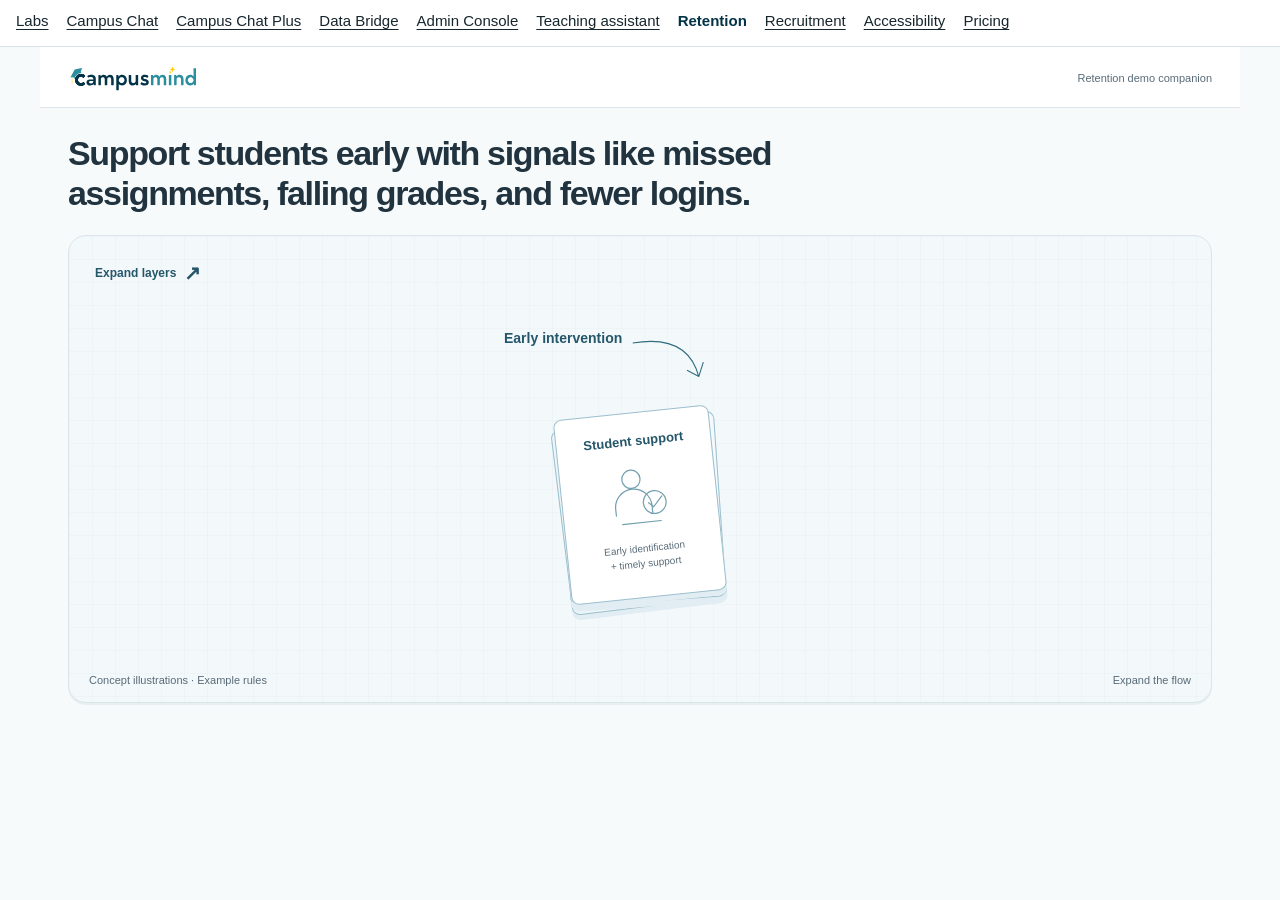
<file: retention.html>
<!doctype html>
<html lang="en"><head><meta charset="utf-8"><meta name="viewport" content="width=device-width,initial-scale=1"><title>Retention Lab · CampusMind</title><meta name="description" content="Explore how institutional triggers, configured points, response thresholds and shared context can support a student conversation."><meta name="theme-color" content="#023347"><link rel="icon" href="/assets/campusmind-favicon.png"><link rel="stylesheet" href="/labs-navigation.css"><link rel="stylesheet" href="/retention.css"><script src="/retention.js" defer></script></head>
<body><a class="skip" href="#story">Skip to the retention flow</a><nav class="labs-navigation" aria-label="Labs">
    <a href="/">Labs</a>
    <a href="/campus-chat.html">Campus Chat</a>
    <a href="/campus-chat-plus.html">Campus Chat Plus</a>
    <a href="/ontology.html">Data Bridge</a>
    <a href="/admin-console.html">Admin Console</a>
    <a href="/virtual-teaching-assistant.html">Teaching assistant</a>
    <a href="/retention.html" aria-current="page">Retention</a>
    <a href="/recruitment.html">Recruitment</a>
    <a href="/accessibility.html">Accessibility</a>
    <a href="/pricing.html">Pricing</a>
  </nav><div class="story-shell"><header class="brand-header"><img src="/assets/campusmind-logo.svg" width="133" alt="CampusMind"><span>Retention demo companion</span></header><main id="story" tabindex="-1"><div class="intro"><h1>Support students early with signals like missed assignments, falling grades, and fewer logins.</h1></div><section class="flow-stage" aria-label="Student support flow"><div class="flow-heading"><button class="text-button" id="replay" aria-label="Expand retention flow" aria-expanded="false" aria-controls="retention-canvas">Expand layers <span aria-hidden="true">↗</span></button></div><div class="workflow-canvas is-collapsed" id="retention-canvas" role="group" aria-label="Seven connected retention stages"><svg class="workflow-wires" aria-hidden="true"><defs><marker id="arrow" viewBox="0 0 10 10" refX="8" refY="5" markerWidth="5" markerHeight="5" orient="auto"><path d="M1 1 9 5 1 9" fill="none" stroke="#306d7e" stroke-width="1.5"/></marker></defs><path id="wire-0"/><path id="wire-1"/><path id="wire-2"/><path id="wire-3"/><path id="wire-4"/><path id="wire-5"/></svg>
<button class="workflow-node" data-stage="signals" aria-haspopup="dialog" aria-controls="step-panel" aria-expanded="false"><span class="node-number">01</span><span class="node-copy"><strong>Student signals</strong><span class="node-caption">11 signals across 7 areas</span></span><span class="mini-art mini-signals" aria-hidden="true"><i></i><i></i><i></i><b></b></span></button>
<button class="workflow-node" data-stage="triggers" aria-haspopup="dialog" aria-controls="step-panel" aria-expanded="false"><span class="node-number">02</span><span class="node-copy"><strong>Institution’s triggers</strong><span class="node-caption" id="flow-trigger">Conditions your team sets</span></span><span class="mini-art mini-trigger" aria-hidden="true"><i></i><b>6</b><em>5</em></span></button>
<button class="workflow-node" data-stage="points" aria-haspopup="dialog" aria-controls="step-panel" aria-expanded="false"><span class="node-number">03</span><span class="node-copy"><strong>Points and total</strong><span class="node-caption" id="flow-score">Each contribution is visible</span></span><span class="mini-art mini-stack" aria-hidden="true"><i></i><i></i><i></i><b>50</b></span></button>
<button class="workflow-node" data-stage="thresholds" aria-haspopup="dialog" aria-controls="step-panel" aria-expanded="false"><span class="node-number">04</span><span class="node-copy"><strong>Response thresholds</strong><span class="node-caption" id="flow-response">A response for each band</span></span><span class="mini-art mini-ladder" aria-hidden="true"><i></i><i></i><i></i><i></i><i></i></span></button>
<button class="workflow-node" data-stage="outreach" aria-haspopup="dialog" aria-controls="step-panel" aria-expanded="false"><span class="node-number">05</span><span class="node-copy"><strong>Coordinated outreach</strong><span class="node-caption" id="flow-outreach">One shared contact history</span></span><span class="mini-art mini-contact" aria-hidden="true"><i>✉</i><b></b><i>↗</i></span></button>
<button class="workflow-node advisor-node" data-stage="advisor" aria-haspopup="dialog" aria-controls="step-panel" aria-expanded="false"><span class="node-number">06</span><span class="node-copy"><strong>Advisor context</strong><span class="node-caption" id="flow-advisor">The context behind the score</span></span><span class="mini-art mini-context" aria-hidden="true"><i></i><i></i><i></i><b>✓</b></span></button>
<button class="workflow-node intervention-node" data-stage="intervention" aria-haspopup="dialog" aria-controls="step-panel" aria-expanded="false"><span class="node-number">07</span><span class="node-copy"><strong>Early intervention</strong><span class="node-caption">Identify needs early</span></span><span class="mini-art mini-support" aria-hidden="true"><svg viewBox="0 0 90 52"><circle cx="25" cy="16" r="7"/><path d="M11 43v-6a14 14 0 0 1 28 0v6M46 29h26m-7-6 7 6-7 6"/><circle cx="74" cy="13" r="7"/><path d="m70 13 3 3 5-6"/></svg></span></button>
<div class="stack-cover"><div class="stack-label" aria-hidden="true">Early intervention<svg viewBox="0 0 95 60"><path d="M3 8C49 0 69 19 76 45m-13-7 13 7 5-16"/></svg></div><button id="expand-cover" aria-label="Expand the seven retention stages"><span class="cover-sheet back-two"></span><span class="cover-sheet back-one"></span><span class="cover-sheet front"><span class="cover-title">Student support</span><svg viewBox="0 0 100 92" aria-hidden="true"><circle cx="41" cy="23" r="12"/><path d="M17 69v-9a24 24 0 0 1 48 0v9"/><circle cx="69" cy="56" r="15"/><path d="m61 56 6 6 12-13M24 81h51"/></svg><span class="cover-caption">Early identification<br>+ timely support</span></span></button></div>
</div><div class="flow-footer"><span>Concept illustrations · Example rules</span><span id="flow-instruction">Expand the flow</span></div></section></main></div>
<dialog id="step-panel" aria-labelledby="panel-title"><div class="step-popup-bar"><span>Retention Lab</span><button class="text-button" id="close-step" aria-label="Close stage details">Close <span aria-hidden="true">×</span></button></div><div class="step-popup-body"><header class="panel-heading"><p class="eyebrow" id="panel-kicker"></p><h2 id="panel-title" tabindex="-1"></h2></header>
<section data-panel="signals" hidden><div class="signal-atlas"><article class="signal-tile"><svg viewBox="0 0 24 24" aria-hidden="true"><rect x="5" y="3" width="14" height="18" rx="2"/><path d="M9 8h6M9 12h6M9 16h3"/></svg><h3>Assignments</h3><ul><li>First missed assignment</li><li>Further missed assignments</li></ul></article><article class="signal-tile"><svg viewBox="0 0 24 24" aria-hidden="true"><path d="M4 4v16h17M7 8l5 4 4-2 5 6"/><circle cx="7" cy="8" r="1"/></svg><h3>Grades</h3><ul><li>Grade below floor</li><li>Declining grade trend</li></ul></article><article class="signal-tile"><svg viewBox="0 0 24 24" aria-hidden="true"><rect x="3" y="4" width="18" height="13" rx="2"/><path d="M8 21h8M12 17v4M7 11h3l2-4 2 7 2-3h2"/></svg><h3>Engagement</h3><ul><li>No LMS login · 5+ days</li></ul></article><article class="signal-tile"><svg viewBox="0 0 24 24" aria-hidden="true"><rect x="3" y="5" width="18" height="15" rx="2"/><path d="M3 9h18M7 14h4M16 13v4"/></svg><h3>Finances</h3><ul><li>Soft financial hold</li><li>Registration-blocking hold</li></ul></article><article class="signal-tile"><svg viewBox="0 0 24 24" aria-hidden="true"><rect x="3" y="5" width="18" height="16" rx="2"/><path d="M7 2v6M17 2v6M3 10h18m-13 5 3 3 5-5"/></svg><h3>Registration</h3><ul><li>Not registered · 30 days out</li><li>Not registered · 14 days out</li></ul></article><article class="signal-tile"><svg viewBox="0 0 24 24" aria-hidden="true"><rect x="3" y="5" width="18" height="14" rx="2"/><path d="m3 6 9 7 9-7"/></svg><h3>Outreach</h3><ul><li>No response to prior outreach</li></ul></article><article class="signal-tile"><svg viewBox="0 0 24 24" aria-hidden="true"><circle cx="9" cy="7" r="3"/><path d="M3 20v-3a6 6 0 0 1 12 0v3M17 4h5v8h-5l-3 3v-3"/></svg><h3>Advising</h3><ul><li>No advisor meeting · 60 days</li></ul></article></div><div class="visual-note"><span>Observable activity</span><span>Reasons to check in</span></div><p class="figure-note">Source-design signals · Example timing · Not withdrawal predictions</p></section>
<section data-panel="triggers" hidden><div class="trigger-visual"><div class="observed-card"><span class="eyebrow">Observed fact</span><strong>6 <small>days</small></strong><span>Without an LMS login</span></div><div class="fork" aria-hidden="true"></div><div class="trigger-pair"><article class="rule-card rule-active"><span>5-day trigger</span><div class="day-dots" aria-label="Six observed days exceed the five-day threshold"><i></i><i></i><i></i><i></i><i class="boundary"></i><i></i><i class="empty"></i></div><strong>Signal active <b aria-hidden="true">✓</b></strong></article><article class="rule-card"><span>7-day trigger</span><div class="day-dots" aria-label="Six observed days do not meet the seven-day threshold"><i></i><i></i><i></i><i></i><i></i><i></i><i class="empty boundary"></i></div><strong>Not yet active</strong></article></div></div><div class="institution-choices"><span class="eyebrow">Institutional choices</span><div><article><span>Scope</span><strong>Courses + term</strong></article><article><span>Condition</span><strong>When to flag</strong></article><article><span>Weight</span><strong>Points to add</strong></article><article><span>Response</span><strong>When to act</strong></article></div></div><p class="figure-note">Illustrative thresholds</p></section>
<section data-panel="points" hidden><div class="score-visual"><div class="contribution-rows"><div><span>Missed assignment</span><div class="weighted-bar"><i style="width:50%">10</i></div></div><div><span>Grade below floor</span><div class="weighted-bar"><i style="width:100%">20</i></div></div><div><span>Engagement drop</span><div class="weighted-bar"><i style="width:100%">20</i></div></div></div><div class="score-collector" aria-hidden="true"></div><div class="score-total"><span>Example total</span><strong>50 <small>points</small></strong><div class="score-strip" aria-label="10 plus 20 plus 20 equals 50 points"><i>10</i><i>20</i><i>20</i></div></div></div><div class="scoring-key"><div><span>Active signal</span><strong>+ configured weight</strong></div><div><span>Inactive signal</span><strong>+ 0 points</strong></div></div><p class="figure-note">Configured points, not a probability percentage</p></section>
<section data-panel="thresholds" hidden><div class="visual-ladder"><article><span>90+</span><div><strong>Dean / advisor escalation</strong></div></article><article><span>70–89</span><div><strong>Advisor escalation / meeting</strong></div></article><article class="highlight"><span>50–69</span><div><strong>Outreach email</strong><small>50-point example</small></div><b aria-hidden="true">←</b></article><article><span>30–49</span><div><strong>Early nudge</strong></div></article><article><span>0–29</span><div><strong>No action</strong></div></article></div><div class="boundary-key"><span>Same score</span><svg viewBox="0 0 80 24" aria-hidden="true"><path d="M2 12h72m-8-7 8 7-8 7"/></svg><span>Institution-defined response</span></div><p class="figure-note">Example bands · Boundaries set by the institution</p></section>
<section data-panel="outreach" hidden><div class="coordination-art"><div class="source-chips"><span>Coursework</span><span>Engagement</span><span>Registration</span></div><div class="merge-lines" aria-hidden="true"></div><div class="shared-history"><span aria-hidden="true">✉</span><strong>Shared contact history</strong></div></div><div class="visual-contact"><article><span class="day">Thu</span><div><strong>Check-in sent</strong><span>One recorded contact</span></div></article><article class="contact-pause"><span class="day">Fri</span><div><strong>New signal</strong><span>Spacing check · wait</span></div><b aria-hidden="true">Ⅱ</b></article><article><span class="day">Sat</span><div><strong>Recheck before contact</strong><span>Reply? Still needed?</span></div></article></div><div class="human-lane"><span class="person-symbol" aria-hidden="true">↗</span><div><strong>Advisor review</strong><span>Available alongside contact spacing</span></div></div><div class="policy-chips"><span>Message wording</span><span>Timing</span><span>Contact limits</span></div><p class="figure-note">Fictional history · Illustrative two-day spacing</p></section>
<section data-panel="advisor" hidden><div class="context-inputs"><div><span class="context-dot"></span>Signals + reasons</div><div><span class="context-dot"></span>Contact history</div><div><span class="context-dot"></span>Student response</div></div><div class="context-join" aria-hidden="true"></div><div class="advisor-dossier"><div class="dossier-heading"><span class="avatar">A</span><div><h3>Alex</h3><span>Fictional student</span></div><strong>50 <small>points</small></strong></div><div class="dossier-signals"><span>Missed assignment <b>+10</b></span><span>Grade below floor <b>+20</b></span><span>Engagement drop <b>+20</b></span></div><div class="dossier-history"><span>Check-in sent</span><i aria-hidden="true">→</i><span>Student replied</span></div><div class="student-voice"><span class="eyebrow">Student context</span><blockquote>“I can’t access the assignment instructions.”</blockquote></div><div class="next-barrier"><span class="eyebrow">Next barrier</span><strong>Restore access to coursework</strong><span>Next assignment · due in 3 days</span></div></div><p class="figure-note">An informed conversation with a person</p></section>
<section data-panel="intervention" hidden><div class="early-visual"><div class="student-field" aria-label="A student group with emerging support needs highlighted"><svg viewBox="0 0 330 145" role="img" aria-label="Early identification of students who may need support"><defs><g id="student"><circle cx="0" cy="0" r="8"/><path d="M-14 28v-5a14 14 0 0 1 28 0v5"/></g></defs><g class="student-peers"><use href="#student" x="30" y="24"/><use href="#student" x="97" y="24"/><use href="#student" x="165" y="24"/><use href="#student" x="233" y="24"/><use href="#student" x="300" y="24"/><use href="#student" x="30" y="96"/><use href="#student" x="97" y="96"/><use href="#student" x="165" y="96"/><use href="#student" x="233" y="96"/><use href="#student" x="300" y="96"/></g><g class="student-highlight"><rect x="74" y="7" width="46" height="59" rx="9"/><use href="#student" x="97" y="24"/><rect x="210" y="79" width="46" height="59" rx="9"/><use href="#student" x="233" y="96"/></g></svg><span>Students who may need support</span></div><div class="early-link" aria-hidden="true"></div><div class="early-step"><span class="early-number">01</span><div><span class="eyebrow">Early identification</span><strong>Notice an emerging need</strong><span>Early alerts + student signals</span></div></div><div class="early-link" aria-hidden="true"></div><div class="early-step"><span class="early-number">02</span><div><span class="eyebrow">Proactive outreach</span><strong>Understand the barrier</strong><span>Advisor + student conversation</span></div></div><div class="early-link" aria-hidden="true"></div><div class="early-step support-step"><span class="early-number">03</span><div><span class="eyebrow">Timely intervention</span><strong>Connect with the right support</strong><span>Academic · financial · advising</span></div></div></div><p class="figure-note">Support before challenges escalate · Concept illustration</p></section>
</div></dialog><div class="sr-only" id="announcement" role="status"></div><noscript>Enable JavaScript to open the visual stages.</noscript></body></html>
</file>
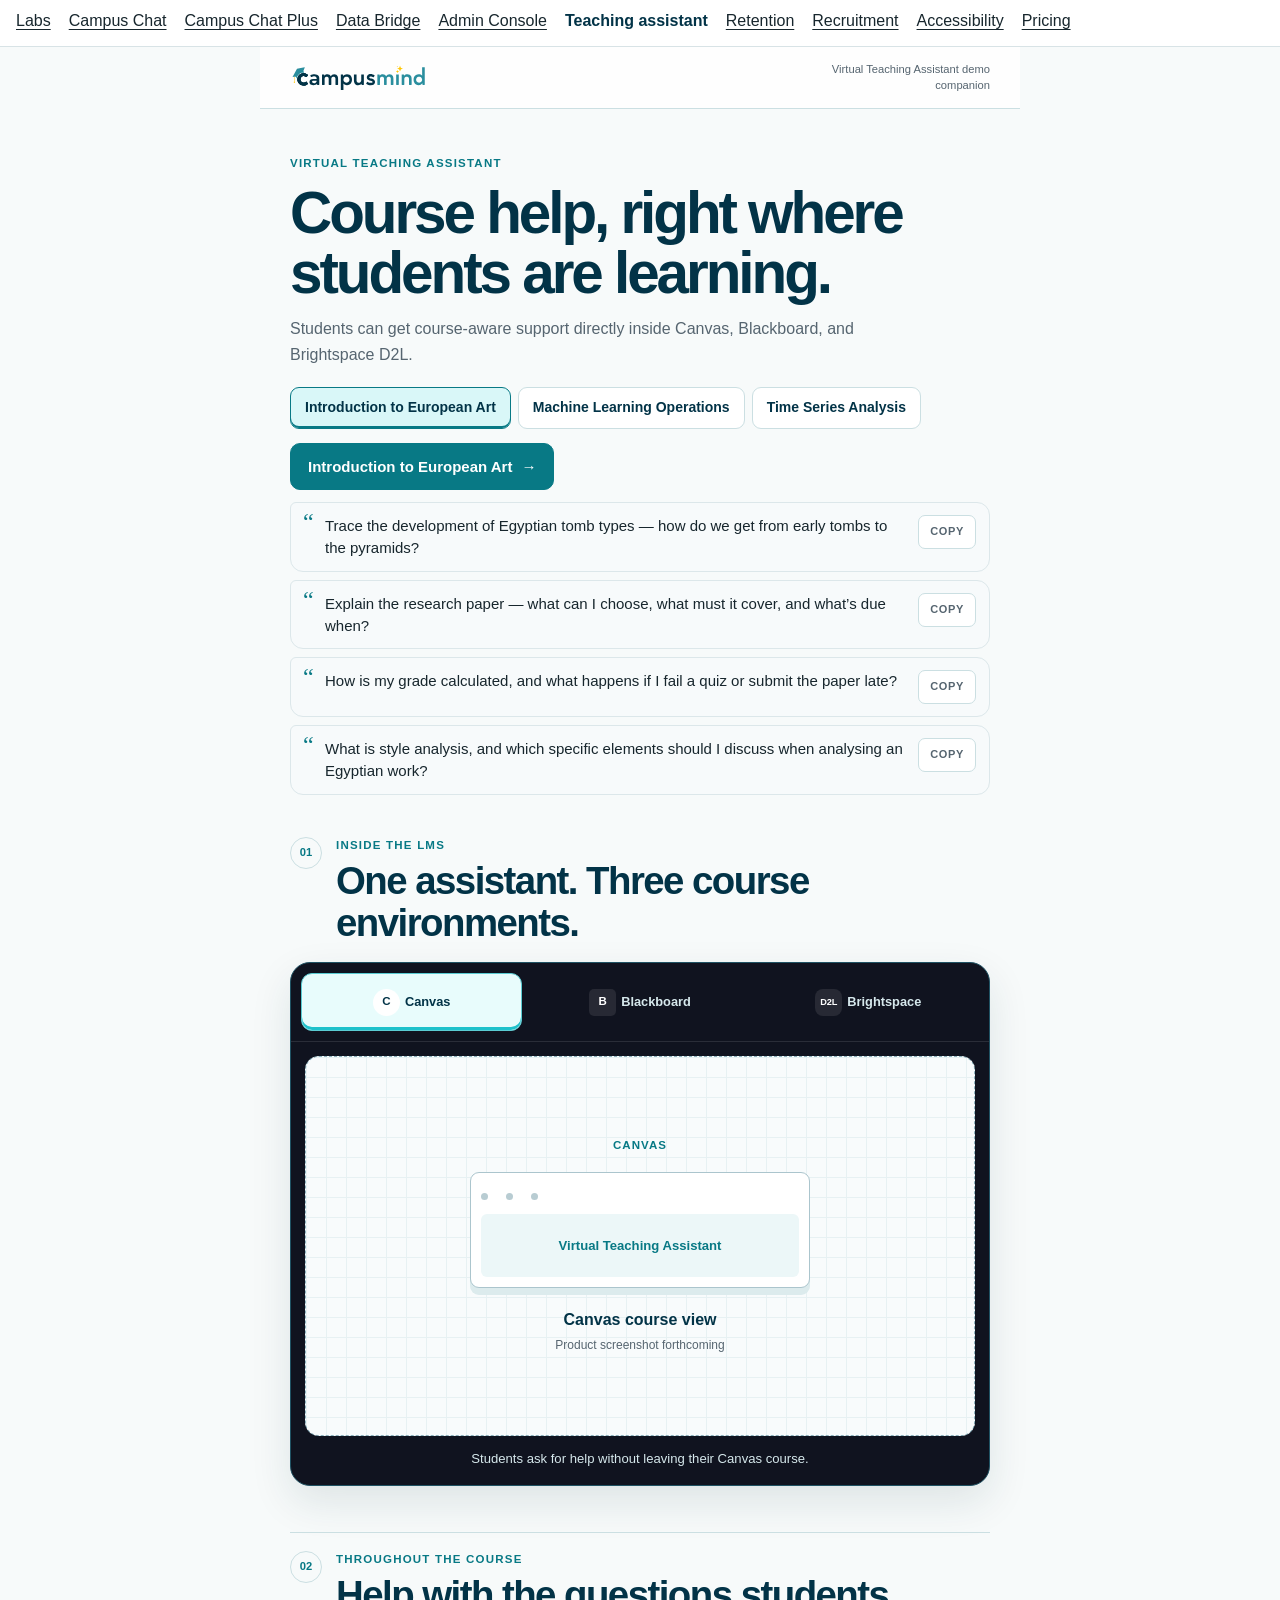
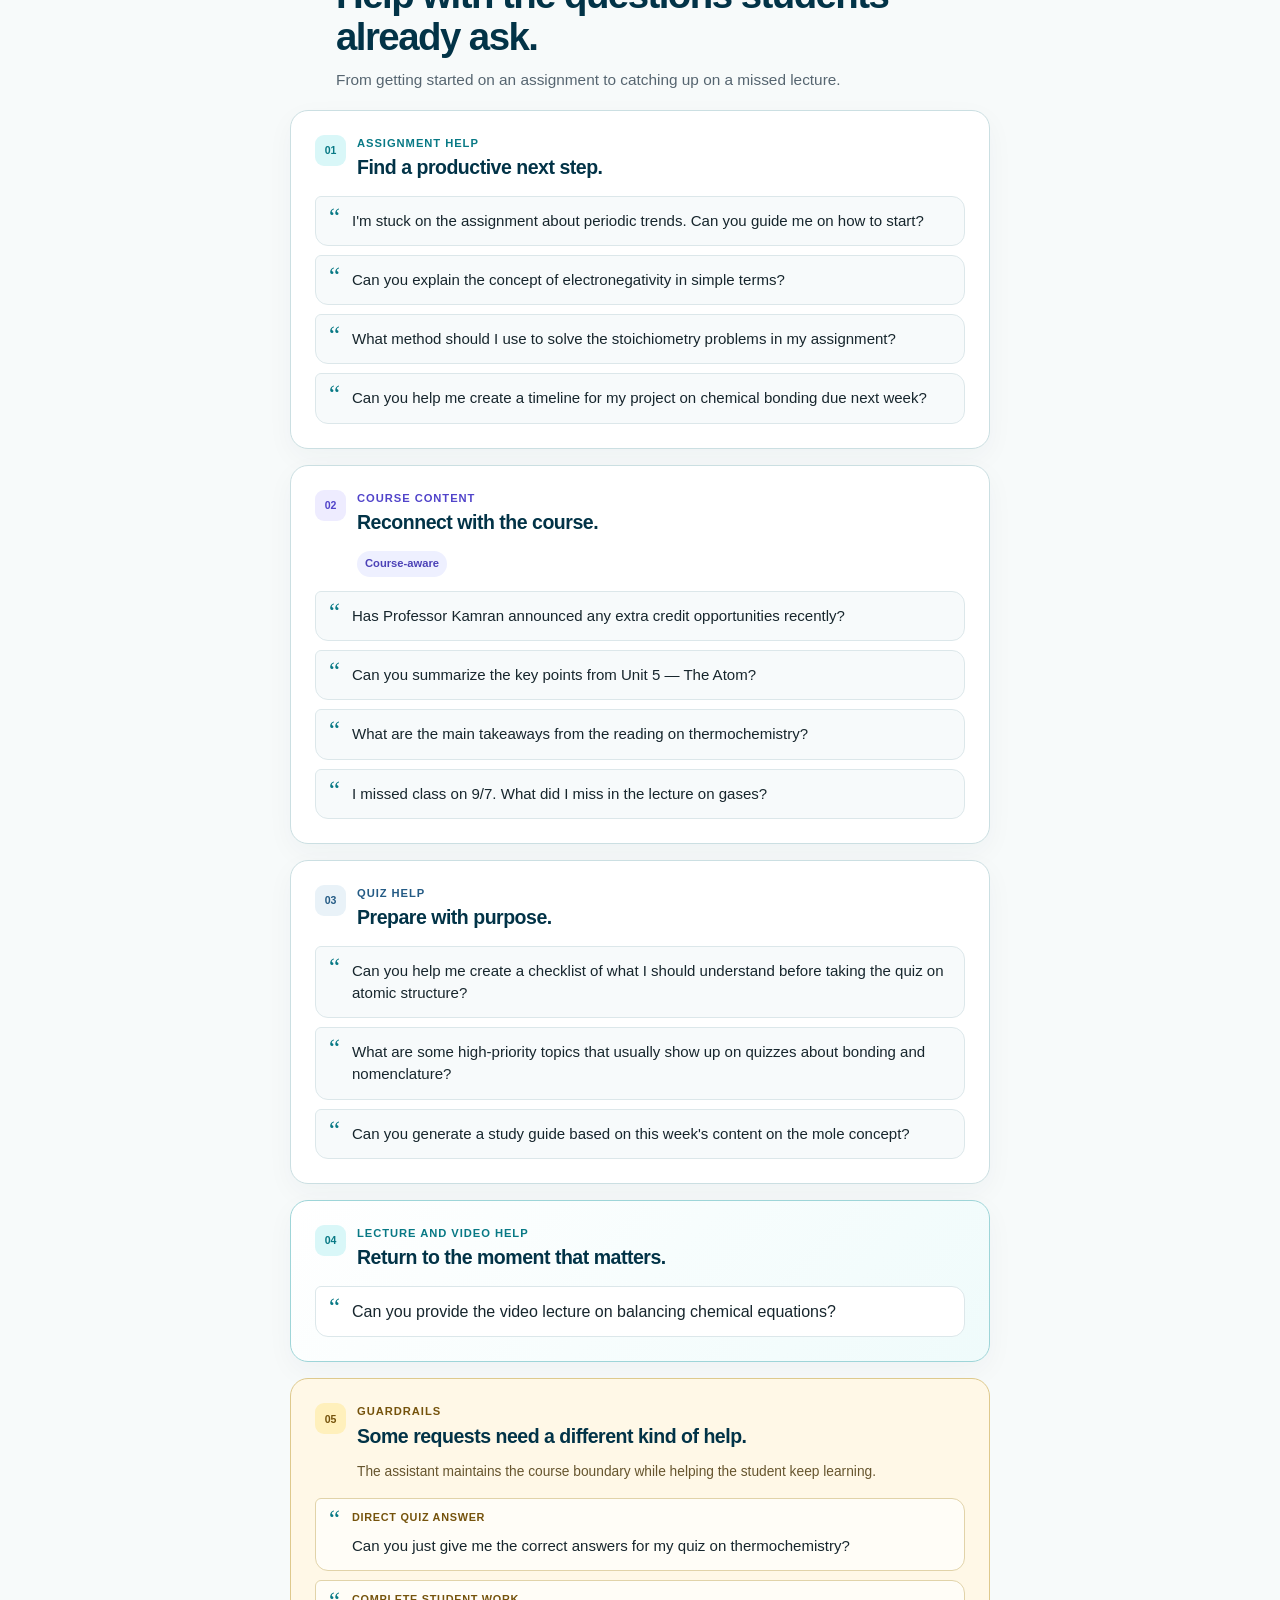
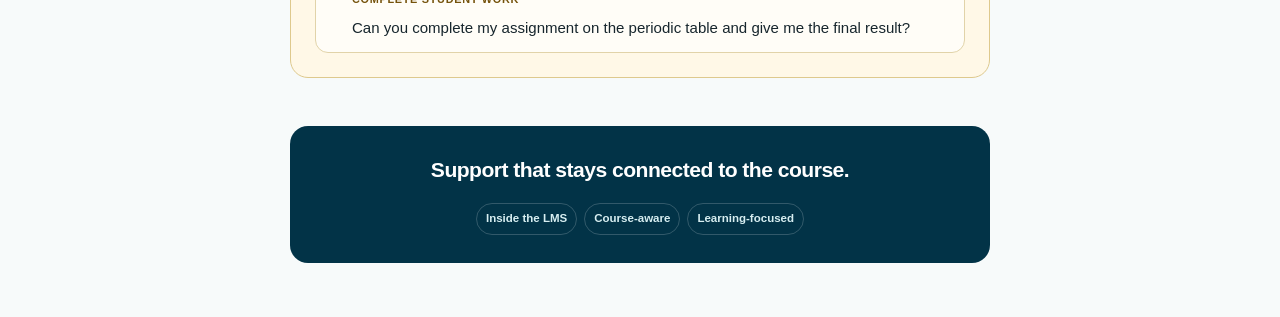
<file: virtual-teaching-assistant.html>
<!doctype html>
<html lang="en">
<head>
  <meta charset="utf-8">
  <meta name="viewport" content="width=device-width, initial-scale=1">
  <title>Virtual Teaching Assistant Lab · CampusMind</title>
  <meta name="description" content="A focused companion to the CampusMind Virtual Teaching Assistant demo, showing LMS access and the questions students can ask throughout a course.">
  <meta name="theme-color" content="#023347">
  <link rel="icon" href="/assets/campusmind-favicon.png">
  <link rel="stylesheet" href="/labs-navigation.css">
  <link rel="stylesheet" href="/virtual-teaching-assistant.css">
  <script src="/virtual-teaching-assistant.js" defer></script>
</head>
<body>
  <a class="skip" href="#main">Skip to the Virtual Teaching Assistant Lab</a>
  <nav class="labs-navigation" aria-label="Labs">
    <a href="/">Labs</a>
    <a href="/campus-chat.html">Campus Chat</a>
    <a href="/campus-chat-plus.html">Campus Chat Plus</a>
    <a href="/ontology.html">Data Bridge</a>
    <a href="/admin-console.html">Admin Console</a>
    <a href="/virtual-teaching-assistant.html" aria-current="page">Teaching assistant</a>
    <a href="/retention.html">Retention</a>
    <a href="/recruitment.html">Recruitment</a>
    <a href="/accessibility.html">Accessibility</a>
    <a href="/pricing.html">Pricing</a>
  </nav>

  <div class="story-shell">
    <header class="brand-header">
      <img src="/assets/campusmind-logo.svg" alt="CampusMind" width="140" height="30">
      <span>Virtual Teaching Assistant demo companion</span>
    </header>

    <main id="main" tabindex="-1">
      <header class="intro">
        <p class="eyebrow">Virtual Teaching Assistant</p>
        <h1>Course help, right where students are learning.</h1>
        <p>Students can get course-aware support directly inside Canvas, Blackboard, and Brightspace D2L.</p>
        <div class="live-courses">
          <div class="course-picker" id="course-picker" role="group" aria-label="Choose a live course"></div>
          <p class="live-link"><a id="course-link" href="#" target="_blank" rel="noopener"></a></p>
          <ul class="try-list" id="course-questions" aria-label="Questions to try in this course"></ul>
        </div>
      </header>

      <section class="integration-section" aria-labelledby="integration-title">
        <div class="section-heading">
          <p class="section-number" aria-hidden="true">01</p>
          <div>
            <p class="eyebrow">Inside the LMS</p>
            <h2 id="integration-title">One assistant. Three course environments.</h2>
          </div>
        </div>

        <div class="integration-stage">
          <div class="lms-tabs" role="tablist" aria-label="Choose a learning management system">
            <button id="canvas-tab" type="button" role="tab" aria-selected="true" aria-controls="canvas-panel" tabindex="0">
              <span class="platform-mark canvas-mark" aria-hidden="true">C</span><span>Canvas</span>
            </button>
            <button id="blackboard-tab" type="button" role="tab" aria-selected="false" aria-controls="blackboard-panel" tabindex="-1">
              <span class="platform-mark blackboard-mark" aria-hidden="true">B</span><span>Blackboard</span>
            </button>
            <button id="d2l-tab" type="button" role="tab" aria-selected="false" aria-controls="d2l-panel" tabindex="-1">
              <span class="platform-mark d2l-mark" aria-hidden="true">D2L</span><span>Brightspace</span>
            </button>
          </div>

          <div class="lms-panels">
            <figure id="canvas-panel" role="tabpanel" aria-labelledby="canvas-tab" tabindex="0">
              <div class="screenshot-placeholder">
                <span class="placeholder-kicker">Canvas</span>
                <div class="placeholder-frame" aria-hidden="true"><span></span><span></span><span></span><strong>Virtual Teaching Assistant</strong></div>
                <p>Canvas course view</p>
                <small>Product screenshot forthcoming</small>
              </div>
              <figcaption>Students ask for help without leaving their Canvas course.</figcaption>
            </figure>
            <figure id="blackboard-panel" role="tabpanel" aria-labelledby="blackboard-tab" tabindex="0" hidden>
              <div class="screenshot-placeholder">
                <span class="placeholder-kicker">Blackboard</span>
                <div class="placeholder-frame" aria-hidden="true"><span></span><span></span><span></span><strong>Virtual Teaching Assistant</strong></div>
                <p>Blackboard course view</p>
                <small>Product screenshot forthcoming</small>
              </div>
              <figcaption>Students ask for help without leaving their Blackboard course.</figcaption>
            </figure>
            <figure id="d2l-panel" role="tabpanel" aria-labelledby="d2l-tab" tabindex="0" hidden>
              <div class="screenshot-placeholder">
                <span class="placeholder-kicker">Brightspace D2L</span>
                <div class="placeholder-frame" aria-hidden="true"><span></span><span></span><span></span><strong>Virtual Teaching Assistant</strong></div>
                <p>Brightspace D2L course view</p>
                <small>Product screenshot forthcoming</small>
              </div>
              <figcaption>Students ask for help without leaving their Brightspace course.</figcaption>
            </figure>
          </div>
        </div>
      </section>

      <section class="questions-section" aria-labelledby="questions-title">
        <div class="section-heading">
          <p class="section-number" aria-hidden="true">02</p>
          <div>
            <p class="eyebrow">Throughout the course</p>
            <h2 id="questions-title">Help with the questions students already ask.</h2>
            <p class="section-intro">From getting started on an assignment to catching up on a missed lecture.</p>
          </div>
        </div>

        <div class="question-groups">
          <article class="question-group assignment-group">
            <header><span class="category-icon" aria-hidden="true">01</span><div><p>Assignment help</p><h3>Find a productive next step.</h3></div></header>
            <ul>
              <li>I'm stuck on the assignment about periodic trends. Can you guide me on how to start?</li>
              <li>Can you explain the concept of electronegativity in simple terms?</li>
              <li>What method should I use to solve the stoichiometry problems in my assignment?</li>
              <li>Can you help me create a timeline for my project on chemical bonding due next week?</li>
            </ul>
          </article>

          <article class="question-group content-group">
            <header><span class="category-icon" aria-hidden="true">02</span><div><p>Course content</p><h3>Reconnect with the course.</h3></div></header>
            <span class="context-chip">Course-aware</span>
            <ul>
              <li>Has Professor Kamran announced any extra credit opportunities recently?</li>
              <li>Can you summarize the key points from Unit 5 — The Atom?</li>
              <li>What are the main takeaways from the reading on thermochemistry?</li>
              <li>I missed class on 9/7. What did I miss in the lecture on gases?</li>
            </ul>
          </article>

          <article class="question-group quiz-group">
            <header><span class="category-icon" aria-hidden="true">03</span><div><p>Quiz help</p><h3>Prepare with purpose.</h3></div></header>
            <ul>
              <li>Can you help me create a checklist of what I should understand before taking the quiz on atomic structure?</li>
              <li>What are some high-priority topics that usually show up on quizzes about bonding and nomenclature?</li>
              <li>Can you generate a study guide based on this week's content on the mole concept?</li>
            </ul>
          </article>

          <article class="question-group lecture-group">
            <header><span class="category-icon" aria-hidden="true">04</span><div><p>Lecture and video help</p><h3>Return to the moment that matters.</h3></div></header>
            <ul><li>Can you provide the video lecture on balancing chemical equations?</li></ul>
          </article>

          <article class="question-group guardrail-group">
            <header><span class="category-icon" aria-hidden="true">05</span><div><p>Guardrails</p><h3>Some requests need a different kind of help.</h3></div></header>
            <p class="guardrail-note">The assistant maintains the course boundary while helping the student keep learning.</p>
            <ul>
              <li><span>Direct quiz answer</span>Can you just give me the correct answers for my quiz on thermochemistry?</li>
              <li><span>Complete student work</span>Can you complete my assignment on the periodic table and give me the final result?</li>
            </ul>
          </article>
        </div>
      </section>

      <footer class="closing">
        <p>Support that stays connected to the course.</p>
        <ul aria-label="Virtual Teaching Assistant summary"><li>Inside the LMS</li><li>Course-aware</li><li>Learning-focused</li></ul>
      </footer>
    </main>
  </div>
  <p class="sr-only" id="platform-status" role="status" aria-live="polite"></p>
</body>
</html>
</file>
<file: labs-navigation.css>
.labs-navigation {
  display: flex;
  flex-wrap: wrap;
  gap: 18px;
  align-items: center;
  padding: 10px 16px;
  border-bottom: 1px solid #d8e3e6;
  background: #fff;
  color: #17262d;
  font: 1rem/1.4 Arial, sans-serif;
}

.labs-navigation a {
  min-height: 26px;
  color: #17262d;
  text-decoration-thickness: 1px;
  text-underline-offset: 3px;
}

.labs-navigation a[aria-current="page"] {
  color: #023347;
  font-weight: 700;
  text-decoration: none;
}

.labs-navigation a:focus-visible {
  outline: 3px solid #b78212;
  outline-offset: 4px;
}

@media (max-width: 480px) {
  .labs-navigation {
    display: grid;
    grid-template-columns: repeat(3, minmax(0, 1fr));
    gap: 7px 9px;
    padding-inline: 10px;
    font-size: .78rem;
  }

  .labs-navigation a { min-width: 0; text-align: center; }
}
</file>
<file: home.css>
:root {
  --navy: #023347;
  --ink: #17262d;
  --muted: #566570;
  --teal: #087985;
  --mist: #e8f7f7;
  --line: #cbdfe2;
  --paper: #f7fafa;
}

* { box-sizing: border-box; }

body {
  margin: 0;
  background: var(--paper);
  color: var(--ink);
  font: 1rem/1.55 -apple-system, BlinkMacSystemFont, "Segoe UI", sans-serif;
}

.skip { position: absolute; top: -80px; }
.skip:focus { top: 8px; left: 8px; z-index: 10; padding: 12px; background: #fff; }

main { width: min(100%, 700px); margin: 0 auto; padding: 36px 22px 56px; }

.hero { padding: 20px 0 34px; }
.hero img { display: block; width: 168px; height: auto; margin-bottom: 42px; }
.eyebrow, .label { color: var(--teal); font-size: .75rem; font-weight: 700; letter-spacing: .12em; text-transform: uppercase; }
h1, h2, p { margin-top: 0; }
h1 { margin-bottom: 14px; color: var(--navy); font-size: clamp(2.3rem, 9vw, 4.2rem); line-height: 1; letter-spacing: -.055em; }
.hero > p:last-child { max-width: 530px; margin: 0; color: var(--muted); font-size: 1.08rem; }

.lab-list { display: grid; gap: 14px; }
.lab-card {
  display: grid;
  grid-template-columns: 34px minmax(0, 1fr) 28px;
  gap: 14px;
  align-items: start;
  padding: 22px 18px;
  border: 1px solid var(--line);
  border-radius: 16px;
  background: #fff;
  color: var(--ink);
  text-decoration: none;
  transition: border-color .18s, transform .18s, box-shadow .18s;
}
.lab-card:hover { border-color: var(--teal); transform: translateY(-2px); box-shadow: 0 12px 30px #183b4812; }
.lab-card:focus-visible { outline: 3px solid #b78212; outline-offset: 4px; }
.number { display: grid; width: 32px; height: 32px; place-items: center; border: 1px solid var(--line); border-radius: 50%; color: var(--teal); font-size: .72rem; font-weight: 700; }
.lab-card h2 { margin: 7px 0 9px; color: var(--navy); font-size: 1.32rem; line-height: 1.22; letter-spacing: -.025em; }
.lab-card p { margin: 0; color: var(--muted); font-size: .95rem; }
.arrow { color: var(--teal); font-size: 1.55rem; line-height: 1.2; transition: transform .18s; }
.lab-card:hover .arrow { transform: translateX(3px); }

@media (max-width: 359px) {
  main { padding-inline: 16px; }
  .hero img { margin-bottom: 34px; }
  .lab-card { grid-template-columns: 30px minmax(0, 1fr); padding: 18px 15px; }
  .arrow { display: none; }
}

@media (prefers-reduced-motion: reduce) {
  * { transition: none !important; }
}

/* ---- demo tab launcher ---- */
.launcher {
  margin: 34px 0 0;
  padding: 22px;
  border: 1px solid var(--line);
  border-radius: 16px;
  background: #fff;
}
.launcher-head {
  display: flex;
  align-items: flex-end;
  justify-content: space-between;
  gap: 16px;
  flex-wrap: wrap;
  margin-bottom: 12px;
}
.launcher-head h2 {
  margin: 6px 0 0;
  color: var(--navy);
  font-size: 1.5rem;
  letter-spacing: -.035em;
}
.launch-all {
  min-height: 44px;
  padding: 11px 18px;
  border: 1px solid var(--teal);
  border-radius: 9px;
  background: var(--teal);
  color: #fff;
  font: inherit;
  font-size: .9375rem;
  font-weight: 650;
  cursor: pointer;
}
.launch-all:hover { background: #066a75; }
.launcher-note { margin: 0 0 18px; color: var(--muted); font-size: .8125rem; }
.launcher-note.is-warn { color: #9d3027; font-weight: 600; }
.booking {
  display: flex;
  align-items: baseline;
  gap: 12px;
  flex-wrap: wrap;
  margin-top: 14px;
  padding: 14px 16px;
  border: 1px solid var(--line);
  border-radius: 12px;
  background: var(--mist, #e8f7f7);
  text-decoration: none;
}
.booking-label {
  font-size: .6875rem;
  letter-spacing: .09em;
  text-transform: uppercase;
  font-weight: 700;
  color: var(--teal);
}
.booking strong { color: var(--navy); font-size: .9375rem; }
.booking:hover { border-color: var(--teal); }

.launch-list { display: grid; gap: 6px; }
.launch-row {
  display: grid;
  grid-template-columns: auto 1fr auto;
  align-items: center;
  gap: 12px;
  padding: 10px 14px;
  border: 1px solid var(--line);
  border-radius: 11px;
  background: #fbfdfd;
}
.launch-n {
  font-size: .75rem;
  font-weight: 700;
  color: var(--teal);
  font-variant-numeric: tabular-nums;
  letter-spacing: .04em;
}
.launch-name { display: grid; gap: 1px; min-width: 0; }
.launch-name strong { color: var(--navy); font-size: .9375rem; letter-spacing: -.015em; }
.launch-name i { font-style: normal; font-size: .75rem; color: var(--muted); }
.launch-one {
  min-height: 34px;
  padding: 6px 13px;
  border: 1px solid var(--line);
  border-radius: 8px;
  background: #fff;
  color: var(--navy);
  font: inherit;
  font-size: .75rem;
  font-weight: 700;
  letter-spacing: .05em;
  text-transform: uppercase;
  cursor: pointer;
}
.launch-one:hover { border-color: var(--teal); color: var(--teal); }
.launch-row:has(.launch-creds), .launch-row:has(.launch-files) { grid-template-areas: "n name btn" "creds creds creds" "files files files"; }
.launch-row:has(.launch-creds) .launch-n, .launch-row:has(.launch-files) .launch-n { grid-area: n; }
.launch-row:has(.launch-creds) .launch-name, .launch-row:has(.launch-files) .launch-name { grid-area: name; }
.launch-row:has(.launch-creds) .launch-one, .launch-row:has(.launch-files) .launch-one { grid-area: btn; }
.launch-creds { grid-area: creds; display: flex; gap: 6px; flex-wrap: wrap; margin-top: 8px; }
.cred {
  display: inline-flex;
  align-items: baseline;
  gap: 7px;
  padding: 5px 10px;
  border: 1px solid var(--line);
  border-radius: 7px;
  background: #fff;
  font: inherit;
  font-size: .75rem;
  color: var(--navy);
  cursor: pointer;
}
.cred i {
  font-style: normal;
  font-size: .625rem;
  letter-spacing: .08em;
  text-transform: uppercase;
  font-weight: 700;
  color: var(--muted);
}
.cred span { font-family: ui-monospace, SFMono-Regular, Menlo, Consolas, monospace; }
.cred:hover { border-color: var(--teal); }
.cred[data-done] { border-color: var(--teal); background: var(--mist); }
.cred[data-done] i::after { content: " copied"; color: var(--teal); }
.launch-files { grid-area: files; display: flex; gap: 6px; flex-wrap: wrap; margin-top: 8px; }
.file {
  display: inline-flex;
  align-items: center;
  gap: 6px;
  padding: 5px 10px;
  border: 1px solid var(--line);
  border-radius: 7px;
  background: #fff;
  color: var(--navy);
  font-size: .75rem;
  font-weight: 600;
  text-decoration: none;
}
.file::before { content: "PDF"; font-size: .5625rem; font-weight: 800; letter-spacing: .06em; color: var(--muted); }
.file:hover { border-color: var(--teal); color: var(--teal); }
.cred-note {
  align-self: center;
  font-size: .75rem;
  color: var(--gold, #a67312);
  font-weight: 600;
}
.cred-note::before { content: "! "; font-weight: 800; }
</file>
<file: accessibility.css>
:root{color-scheme:light;--ink:#21333f;--muted:#586b78;--teal:#306d7e;--deep:#25576b;--pale:#eaf3f6;--paper:#fff;--bg:#f7fafb;--border:#dbe5ea;--line:#a8c1cc;--gold:#876328;font-family:Inter,"Avenir Next",Avenir,-apple-system,BlinkMacSystemFont,"Segoe UI",sans-serif;font-size:15px;line-height:1.5;color:var(--ink);background:var(--bg)}*{box-sizing:border-box}body{margin:0}button,select{font:inherit;color:inherit}button{cursor:pointer}button:disabled{cursor:default}button{background:none;border:0}a{color:var(--deep)}button,input,select{-webkit-tap-highlight-color:transparent}:focus-visible{outline:3px solid #286c92;outline-offset:4px}h1:focus{outline:none}::selection{background:#d4eaf0}[hidden]{display:none!important}h1,h2,p,figure{margin:0}h1,h2{letter-spacing:-.045em;line-height:1.15}h1{font-size:30px;font-weight:650}h2{font-size:20px;font-weight:650}.story-shell{width:min(100%,580px);min-height:100dvh;display:flex;flex-direction:column;margin:auto;background:var(--bg)}.brand-header{padding:17px 24px 14px;display:flex;align-items:center;justify-content:space-between;gap:12px;background:var(--paper);border-bottom:1px solid var(--border)}.brand-header img{width:133px;height:auto}.brand-header>span{font-size:11px;color:var(--muted)}.scene-nav{display:grid;grid-template-columns:repeat(6,minmax(0,1fr));padding:12px 18px 0;gap:3px}.scene-nav button{font-size:10px;font-weight:600;min-height:53px;display:flex;flex-direction:column;gap:4px;align-items:center;justify-content:center;border-bottom:2px solid transparent;border-radius:5px 5px 0 0;color:var(--muted);white-space:nowrap}.scene-nav button>span{font-size:10px;font-weight:500;opacity:.85}.scene-nav button[aria-current]{border-bottom-color:var(--teal);color:var(--deep);background:#eaf3f5}.scene-nav button:hover{background:var(--pale)}main{flex:1;padding:0 24px}.scene{padding:27px 0 24px}.eyebrow{text-transform:uppercase;font-size:10px;letter-spacing:.11em;font-weight:650;color:var(--teal);display:block}.scene-heading{margin-bottom:21px}.scene-heading .eyebrow{margin-bottom:12px}.scene-heading>p:last-child{margin-top:13px;font-size:14px;line-height:1.65;color:var(--muted);max-width:440px}.graphic-stage{background-color:#f5f9fb;background-image:linear-gradient(#d7e4eb35 1px,transparent 1px),linear-gradient(90deg,#d7e4eb35 1px,transparent 1px);background-size:22px 22px;border:1px solid var(--border);border-radius:16px;position:relative;overflow:hidden}.graphic-label{display:flex;align-items:center;gap:7px;font-size:12px;font-weight:600;color:var(--deep);padding:18px 18px 0}.tiny-dot{width:5px;height:5px;border-radius:50%;background:var(--teal)}.layer-illustration{display:block;width:100%;max-height:395px;margin:0 auto}.page-layer{transform:translateY(66px);transition:transform .65s cubic-bezier(.2,.8,.2,1)}.reading-layer{transform:translateY(-12px);opacity:.65;transition:transform .65s,opacity .65s}.semantic-layer{transform:translateY(-90px);opacity:.35;transition:transform .65s,opacity .65s}.layer-guides{opacity:0;transition:opacity .5s}.structure-labels{position:absolute;left:18px;right:18px;bottom:35px;display:flex;justify-content:center;flex-wrap:wrap;gap:7px;opacity:0;transform:translateY(10px);transition:opacity .4s,transform .5s}.structure-labels>span{font-size:10px;display:flex;align-items:center;gap:5px;background:var(--paper);border:1px solid #b8ced7;border-radius:5px;padding:5px 6px}.structure-labels b{font-size:10px;font-weight:650;color:var(--teal)}.structure-revealed .page-layer,.structure-revealed .reading-layer,.structure-revealed .semantic-layer{transform:translateY(0);opacity:1}.structure-revealed .layer-guides,.structure-revealed .structure-labels{opacity:1;transform:translateY(0)}.structure-revealed .layer-illustration{margin-bottom:35px}.graphic-footnote{font-size:10px;color:var(--muted);text-align:center;padding:0 0 12px}.action-button{display:flex;align-items:center;justify-content:space-between;gap:8px;border:1px solid #9dbbc7;background:var(--paper);color:var(--deep);padding:10px 14px;min-height:45px;border-radius:7px;font-size:13px;font-weight:600}.action-button:hover{background:var(--pale)}#reveal-structure{margin-top:13px;width:100%}#reveal-structure[aria-pressed=true]{background:var(--teal);border-color:var(--teal);color:white}.takeaway{font-size:13px;line-height:1.65;color:var(--deep);padding-left:12px;margin-top:19px;border-left:2px solid #96bcc9}.presenter-controls{position:sticky;bottom:0;z-index:5;display:flex;align-items:center;justify-content:space-between;gap:12px;padding:12px 24px 16px;border-top:1px solid var(--border);background:rgba(255,255,255,.98)}.presenter-controls>button{display:flex;align-items:center;gap:9px;min-height:44px;font-size:13px;font-weight:600;padding:9px 13px;border:1px solid var(--border);border-radius:7px;color:var(--deep);background:white}.presenter-controls>button:last-child{background:var(--teal);color:white;border-color:var(--teal)}.presenter-controls>button:hover:not(:disabled){filter:brightness(.94)}.presenter-controls>button:disabled{opacity:.35}.presenter-controls>div{display:flex;flex-direction:column;align-items:center;gap:2px}#scene-count{font-size:11px;letter-spacing:.06em;color:var(--deep);font-variant-numeric:tabular-nums}#next-scene-name{font-size:10px;color:var(--muted)}.line-icon{display:inline-flex;width:21px;height:21px;flex-shrink:0;color:var(--teal)}.line-icon svg{width:100%;height:100%;stroke:currentColor;stroke-width:1.6;stroke-linecap:round;stroke-linejoin:round;fill:none}.source-switch,.scope-tabs,.segmented{display:flex;gap:3px;padding:3px;border:1px solid var(--border);border-radius:7px;background:#edf3f6}.source-switch{margin:17px 17px 0}.source-switch button,.scope-tabs button,.segmented button{border-radius:5px;min-height:38px;font-size:12px;font-weight:600;padding:7px 10px;flex:1;color:var(--muted)}.source-switch button[aria-pressed=true],.scope-tabs button[aria-pressed=true],.segmented button[aria-pressed=true]{background:var(--paper);color:var(--deep);box-shadow:0 1px 3px #244d6014}.source-art{height:224px;position:relative;margin:9px auto 0;width:250px;display:grid;place-items:center}.paper{width:145px;height:181px;background:var(--paper);border:1px solid #b1c8d2;border-radius:8px;position:absolute;box-shadow:0 8px 16px #315b7010;transition:transform .45s,opacity .45s}.paper-back{opacity:0;transform:translate(0,0)}.collection .paper-back{opacity:1}.collection .paper-back.one{transform:rotate(8deg) translate(22px,-4px)}.collection .paper-back.two{transform:rotate(-9deg) translate(-22px,-5px)}.collection .front{transform:translateY(8px)}.front{padding:15px 16px}.paper-symbol{font-size:10px;letter-spacing:.06em;color:var(--teal);border:1px solid #c6dce5;border-radius:3px;display:inline-block;padding:2px 5px;background:#edf5f8}.paper-title{display:block;font-size:11px;font-weight:650;margin:11px 0}.paper i,.sample-lines i{height:4px;background:#d6e3e9;border-radius:2px;margin-top:6px;display:block}.paper i:nth-of-type(2){width:83%}.paper i:nth-of-type(3){width:65%}.paper-table{height:26px;background:repeating-linear-gradient(0deg,transparent,transparent 7px,#ccdee6 7px,#ccdee6 8px);border:1px solid #ccdee6;border-radius:2px;margin-top:12px}.system-chips{display:flex;gap:5px;flex-wrap:wrap;justify-content:center;padding:0 12px;margin-bottom:10px}.system-chips span,.agent-tags span{font-size:10px;border:1px solid #c4d8e1;background:white;border-radius:5px;padding:4px 6px;color:var(--deep)}.source-caption{text-align:center;color:var(--muted);font-size:12px;padding:0 12px}.connector.down{position:relative;height:30px;width:1px;background:var(--line);margin:9px auto}.connector.down:after{content:'';position:absolute;bottom:0;left:-4px;width:8px;height:8px;border-right:1.5px solid var(--teal);border-bottom:1.5px solid var(--teal);transform:rotate(45deg)}.process-pair{display:grid;grid-template-columns:1fr 28px 1fr;align-items:center;padding:0 17px 20px}.mini-node{background:white;border:1px solid #cadce4;border-radius:10px;display:flex;flex-direction:column;gap:5px;align-items:center;padding:15px 6px;box-shadow:0 3px 5px #34556804}.mini-node strong{font-size:15px;font-weight:600}.mini-node small{font-size:11px;color:var(--muted)}.connector.horizontal{height:1px;background:var(--line);position:relative}.connector.horizontal:after{content:'';position:absolute;right:0;top:-4px;width:8px;height:8px;border-top:1.5px solid var(--teal);border-right:1.5px solid var(--teal);transform:rotate(45deg)}.approach-map{padding:18px 15px}.branch-origin{font-size:13px;font-weight:600;display:flex;align-items:center;justify-content:center;gap:9px;background:white;border:1px solid #bad0db;border-radius:7px;min-height:43px;margin:auto;width:175px;position:relative}.fork{height:27px;width:1px;background:var(--line);margin:auto}.approach-routes{display:grid;gap:13px}.route-card{background:white;border:1px solid #bbd1dc;border-radius:10px;padding:17px}.route-title{display:flex;gap:9px;align-items:center}.route-title h2{font-size:19px;letter-spacing:-.025em}.route-mark{font-size:10px;background:#eaf4f6;border-radius:4px;padding:3px 5px;color:var(--teal);font-weight:600}.route-card ul{font-size:15px;line-height:1.55;padding-left:18px;margin:13px 0}.route-card li{margin-top:7px;padding-left:2px}.route-card li::marker{color:var(--teal)}.route-card strong{font-weight:600}.route-card .action-button{width:100%;font-size:12px}.route-card:nth-child(2){background:#f9fcfd}.example-topline{display:flex;align-items:center;justify-content:space-between;gap:8px;margin-top:-7px;margin-bottom:8px}.example-topline>span{font-size:10px;color:var(--deep);background:var(--pale);border-radius:4px;padding:5px 8px}.text-button{min-height:44px;font-size:12px;font-weight:600;display:flex;align-items:center;gap:6px;padding:8px 4px;color:var(--deep);border-radius:5px}.text-button:hover{background:var(--pale)}.select-label{display:block;font-size:11px;font-weight:600;color:var(--muted);margin:3px 0 6px}select{width:100%;border:1px solid #acc6d1;border-radius:7px;min-height:44px;background:white;padding:8px 12px;font-size:14px;margin-bottom:12px}.gallery-card{border:1px solid var(--border);border-radius:12px;overflow:hidden;background:white}.gallery-toolbar{display:flex;align-items:center;justify-content:space-between;gap:8px;padding:10px}.segmented button{flex:none;padding-inline:14px}.gallery-toolbar .line-icon{width:16px;height:16px}.gallery-card>img{width:100%;height:clamp(300px,45dvh,440px);display:block;object-fit:contain;background:#eaf0f5;padding:8px;border-block:1px solid var(--border)}#example-caption{font-size:12px;padding:12px 14px;line-height:1.6;color:var(--muted)}.synthetic-note{font-size:10px;color:var(--muted);line-height:1.55;margin-top:9px}.loop-stage{padding:17px 13px 12px}.remediation-loop{padding:0;margin:0;list-style:none;display:grid;grid-template-columns:minmax(0,1fr) minmax(0,1fr);gap:27px 23px}.remediation-loop>li{position:relative;display:flex;min-width:0}.remediation-loop>li:nth-child(1){grid-area:1/1}.remediation-loop>li:nth-child(2){grid-area:1/2}.remediation-loop>li:nth-child(3){grid-area:2/2}.remediation-loop>li:nth-child(4){grid-area:2/1}.remediation-loop>li:nth-child(5){grid-area:3/1}.remediation-loop>li:nth-child(6){grid-area:3/2}.remediation-loop button{background:white;border:1px solid #b9ced9;border-radius:9px;width:100%;min-height:125px;padding:12px 11px;display:flex;flex-direction:column;align-items:flex-start;gap:8px;text-align:left;transition:background .16s,border-color .16s}.remediation-loop button[aria-pressed=true]{background:#e9f3f6;border-color:var(--teal);box-shadow:inset 0 0 0 .5px var(--teal)}.remediation-loop button:hover{border-color:var(--teal)}.step-top{display:flex;align-items:center;justify-content:space-between;width:100%;gap:8px;color:var(--teal);font-size:10px;font-weight:600}.step-top .line-icon{width:18px;height:18px}.remediation-loop strong{font-size:15px;line-height:1.25;font-weight:600;letter-spacing:-.025em}.remediation-loop small{font-size:10px;color:var(--muted);margin-top:auto}.human-step .step-top,.human-step .line-icon,.human-step small{color:var(--gold)}.remediation-loop button.human-step{border-color:#d3c6a8;background:#fffcf6}.remediation-loop button.human-step[aria-pressed=true]{border-color:#937339;box-shadow:inset 0 0 0 .5px #937339;background:#fff6e3}.flow-arrow{position:absolute;display:grid;place-items:center;font-family:Arial,sans-serif;font-size:25px;color:var(--teal);pointer-events:none}.arrow-right{right:-23px;top:calc(50% - 14px);width:23px;height:27px}.arrow-left{left:-23px;top:calc(50% - 14px);width:23px;height:27px}.arrow-down{left:calc(50% - 14px);top:100%;width:27px;height:27px}.loop-back{display:flex;justify-content:center;align-items:center;gap:8px;font-size:11px;color:var(--deep);width:100%;margin-top:13px;min-height:44px;border-top:1px solid var(--border)}.loop-back>span{font-size:25px}.loop-back:hover{background:var(--pale)}.step-explanation{padding:15px 0 0 12px;border-left:2px solid #96bcc9;margin-top:17px}.detail-kicker{font-size:11px;font-weight:650;color:var(--deep);margin-bottom:5px}#step-description{font-size:13px;line-height:1.6;color:var(--muted)}.agent-tags{display:flex;gap:5px;flex-wrap:wrap;margin-top:10px}.scope-tabs{margin:16px}.scope-tabs button{font-size:11px;padding-inline:6px}.campus-layers{width:100%;display:block;max-height:360px;margin-top:-3px}.plate-face{fill:#f9fcfd;stroke:#b3cad5;stroke-width:1}.plate-edge{fill:#eaf1f5;stroke:#b3cad5;stroke-width:1}.plate-detail{fill:#e0eaf0;stroke:#8faebd;stroke-width:1}.scope-plate{opacity:.53;transition:opacity .3s}.scope-plate.is-selected{opacity:1}.scope-plate.is-selected .plate-face{fill:#f5fcfc;stroke:#568797;stroke-width:1.4}.scope-plate.is-selected .plate-detail{fill:#d0e7ed;stroke:#528697}.scope-caption{display:flex;gap:12px;align-items:flex-start;margin:0 17px;padding:16px;background:white;border:1px solid #c4d8e1;border-radius:9px}.scope-caption strong{font-size:15px;font-weight:600;display:block;margin-bottom:4px}.scope-caption div>span{font-size:12px;line-height:1.65;color:var(--muted);display:block}.scope-caption>.line-icon{margin-top:2px}.ongoing-loop{display:flex;gap:11px;align-items:center;justify-content:center;padding:15px 14px;font-size:11px;color:var(--muted)}.ongoing-loop>span:first-child{font-size:26px;color:var(--teal)}.ongoing-loop strong{font-weight:550;color:var(--deep)}.invitation-stage{padding:27px 19px 22px}.your-document{position:relative;background:white;border:1px solid #acc6d2;border-radius:9px;box-shadow:7px 8px 0 #e8f0f4,8px 9px 0 #b8cfd9;width:176px;margin:0 auto 16px;padding:23px 21px;display:flex;flex-direction:column;align-items:flex-start;gap:10px;transform:rotate(-4deg)}.document-corner{position:absolute;right:-1px;top:-1px;width:27px;height:27px;background:linear-gradient(45deg,#e2edf2 49%,#f5f9fb 50%);border-bottom:1px solid #b3cbd5;border-left:1px solid #b3cbd5;border-radius:0 8px 0 3px}.your-document strong{font-size:23px;font-weight:600;letter-spacing:-.04em}.your-document>span:not(.line-icon,.document-corner){font-size:12px;color:var(--muted);line-height:1.65}.your-document>.line-icon{width:27px;height:27px}.sample-lines{width:100%;margin-top:3px}.sample-lines i:nth-child(2){width:85%}.sample-lines i:nth-child(3){width:65%}.question-stack{display:grid;gap:9px}.question-stack>div{display:flex;align-items:center;gap:12px;background:white;border:1px solid #c4d8e1;border-radius:8px;padding:14px 12px;min-height:57px}.question-stack>div>span:first-child{font-size:10px;color:var(--teal)}.question-stack strong{font-size:15px;font-weight:550;flex:1}.question-stack .line-icon{width:18px;height:18px}.skip{position:fixed;left:8px;top:-100px;background:white;z-index:99;padding:10px}.skip:focus{top:8px}.sr-only{position:absolute;width:1px;height:1px;padding:0;margin:-1px;overflow:hidden;clip:rect(0,0,0,0);white-space:nowrap;border:0}dialog{border:1px solid var(--border);padding:0;border-radius:12px;max-width:1100px;width:calc(100% - 24px);max-height:calc(100dvh - 24px);color:var(--ink);background:white}dialog[open]{display:flex;flex-direction:column}dialog::backdrop{background:#163345ad;backdrop-filter:blur(4px)}.dialog-heading{display:flex;align-items:center;justify-content:space-between;gap:12px;padding:14px 17px;border-bottom:1px solid var(--border)}.dialog-heading h2{font-size:18px;line-height:1.3;margin-top:4px}.dialog-heading .eyebrow{font-size:9px}.dialog-heading>.text-button{flex-shrink:0}.dialog-tools{display:flex;justify-content:space-between;gap:12px;padding:10px 15px}.dialog-scroll{min-height:0;overflow:auto;overscroll-behavior:contain;background:#eaf0f5;padding:12px;flex:1}.dialog-scroll img{display:block;width:min(100%,750px);height:auto;margin:auto}.dialog-scroll.zoomed img{width:1200px;max-width:none;margin:0 auto}.image-description{font-size:12px;padding:0 16px;max-height:150px;overflow:auto;flex-shrink:0}.image-description summary{cursor:pointer;min-height:44px;display:flex;align-items:center;gap:8px;font-weight:600}.image-description summary:before{content:'+';font-size:19px;color:var(--teal)}.image-description[open] summary:before{content:'−'}.image-description p{color:var(--muted);line-height:1.7;margin-bottom:10px}.image-description summary::-webkit-details-marker{display:none}dialog>.synthetic-note{margin:0;padding:0 16px 12px}body:has(dialog[open]){overflow:hidden}@media(min-width:500px){.scene-nav button{font-size:11px}.scene-nav{padding-inline:24px}.scene-heading{margin-bottom:24px}h1{font-size:34px}.scene{padding-top:32px}.graphic-stage{border-radius:18px}.access-stage{padding-top:5px}.structure-labels>span{font-size:12px}.structure-labels b{font-size:11px}.remediation-loop button{min-height:130px;padding:15px}.remediation-loop strong{font-size:17px}.remediation-loop small{font-size:11px}.loop-stage{padding:20px}.approach-routes{grid-template-columns:minmax(0,1fr) minmax(0,1fr);gap:14px}.route-card{padding:16px 13px;display:flex;flex-direction:column}.route-title{align-items:flex-start}.route-title h2{font-size:19px}.route-card ul{font-size:15px;flex:1}.route-card .action-button{font-size:11px;padding-inline:9px}.fork{height:32px;background:none;width:52%;position:relative;border-top:1px solid var(--line);margin-top:16px}.fork:before{content:'';position:absolute;top:-17px;left:50%;height:16px;width:1px;background:var(--line)}.fork:after{content:'';position:absolute;inset:0;border-inline:1px solid var(--line)}.branch-origin{margin-bottom:0}.gallery-card>img{max-height:470px}}@media(max-width:359px){.brand-header{padding-inline:17px}.brand-header img{width:120px}.brand-header>span{font-size:10px}.scene-nav{padding-inline:10px;gap:1px}.scene-nav button{font-size:9px}.scene-nav button>span{font-size:10px}main{padding-inline:16px}.scene{padding-top:23px}h1{font-size:28px}.scene-heading>p:last-child{font-size:13px}.presenter-controls{padding-inline:16px}.presenter-controls>button{font-size:12px;padding:8px 10px}#next-scene-name{font-size:9px}.loop-stage{padding:13px 10px 9px}.remediation-loop{column-gap:21px}.remediation-loop button{padding:10px 8px;min-height:124px}.remediation-loop strong{font-size:14px}.arrow-right{right:-21px;width:21px}.arrow-left{left:-21px;width:21px}.structure-labels{left:8px;right:8px;gap:4px}.structure-labels>span{font-size:9px;padding:4px}.graphic-label{padding-inline:14px}.approach-map{padding:14px 12px}.route-card{padding:15px}.scope-tabs{margin:12px}.scope-tabs button{font-size:10px}.scope-caption{margin-inline:13px;padding:13px}.question-stack strong{font-size:14px}.dialog-heading{padding:12px}.dialog-heading h2{font-size:15px}}
@media(prefers-reduced-motion:reduce){*,*:before,*:after{transition:none!important;animation:none!important;scroll-behavior:auto!important}}
@media print{.scene-nav,.presenter-controls,button{display:none}.scene[hidden]{display:block!important}.scene{break-after:page}.story-shell{max-width:580px}.graphic-stage{break-inside:avoid}}

/* Keep each graphic compact enough for a presenter’s narrow companion panel. */
.layer-illustration{height:285px;margin-bottom:30px}.structure-revealed .layer-illustration{margin-bottom:30px}.page-layer{transform:translateY(92px)}.reading-layer{transform:translateY(14px)}.semantic-layer{transform:translateY(-64px)}
.source-art{height:190px;margin-top:5px}.paper{height:162px;width:137px}.front{padding:12px 15px}.paper-title{margin:8px 0}.paper-table{margin-top:9px;height:23px}.source-switch{margin-top:14px}.process-pair{padding-bottom:16px}.mini-node{padding:12px 6px}
.campus-layers{height:270px}.scope-caption{padding:13px}.invitation-stage{padding-block:22px 18px}.your-document{padding-block:18px;gap:8px}.question-stack>div{min-height:52px;padding-block:11px}
.approach-map{padding:18px 12px}.approach-routes{grid-template-columns:minmax(0,1fr) minmax(0,1fr);gap:12px}.route-card{padding:14px 10px;display:flex;flex-direction:column}.route-title{flex-direction:column;align-items:flex-start;gap:8px}.route-title h2{font-size:18px;overflow-wrap:anywhere}.route-card ul{font-size:15px;line-height:1.6;padding-left:15px;flex:1;margin-block:15px}.route-card .action-button{font-size:11px;padding:8px;gap:4px}.fork{height:26px;background:none;width:52%;position:relative;border-top:1px solid var(--line);margin-top:15px}.fork:before{content:'';position:absolute;top:-16px;left:50%;height:15px;width:1px;background:var(--line)}.fork:after{content:'';position:absolute;inset:0;border-inline:1px solid var(--line)}
.remediation-loop button{min-height:112px;padding:11px 10px}.loop-stage{padding-top:15px}.step-explanation{padding-top:6px}.scene-heading{margin-bottom:18px}.takeaway{margin-top:16px}.scene{padding-bottom:20px}
@media(max-width:359px){.route-title h2{font-size:16px}.route-card{padding-inline:8px}.route-card ul{font-size:14px;padding-left:14px}.route-card .action-button{font-size:10px;padding-inline:6px}.approach-routes{gap:10px}.approach-map{padding-inline:10px}.remediation-loop button{padding:10px 8px;min-height:113px}.layer-illustration{height:263px}.campus-layers{height:250px}}
.scene-nav button{padding-inline:0;font-size:11px}
@media(max-height:960px){
.brand-header{padding-block:14px 12px}.scene-nav{padding-top:9px}.scene-nav button{min-height:49px}.scene{padding-top:22px;padding-bottom:16px}.scene-heading{margin-bottom:16px}.scene-heading .eyebrow{margin-bottom:9px}h1{font-size:28px}.scene-heading>p:last-child{margin-top:10px;line-height:1.55}.presenter-controls{padding-block:10px 12px}.layer-illustration{height:245px}.campus-layers{height:235px}.takeaway{margin-top:13px;font-size:12px}.source-art{height:177px}.mini-node{padding-block:10px}.remediation-loop button{min-height:101px;padding:9px;gap:6px}.remediation-loop strong{font-size:14px}.loop-stage{padding-top:13px}.step-explanation{margin-top:12px}.approach-map{padding-block:15px}.route-card{padding-block:12px}.route-card ul{margin-block:12px;line-height:1.5}.route-title h2{font-size:17px}.invitation-stage{padding-top:18px}.your-document{padding-block:15px}.question-stack>div{padding-block:10px;min-height:49px}
}

.structure-labels>span,.structure-labels b{font-size:11px}
/* Opening scene: a PDF unfolds diagonally into its remediation workflow. */
.access-stage{width:100%;margin-left:50%;transform:translateX(-50%);transition:width .8s cubic-bezier(.2,.8,.2,1);overflow:hidden;padding-top:0}
.access-stage.structure-revealed{width:min(calc(100vw - 32px),1000px)}
.workflow-graphic-title{font-size:17px;line-height:1.4;letter-spacing:-.025em;padding:18px 18px 2px;color:var(--deep)}
.workflow-canvas{position:relative;--node-width:142px;height:350px;transition:height .8s cubic-bezier(.2,.8,.2,1);margin:0 12px}
.workflow-node{position:absolute;width:var(--node-width);height:118px;left:calc(50% - var(--node-width)/2);top:147px;padding:11px 10px;border:1px solid #9fbdcb;border-radius:9px;background:#fff;box-shadow:0 6px 0 #e7f0f4,0 7px 0 #a6c0cc,0 12px 18px #274c600b;transform:rotate(-6deg);transition:left .8s cubic-bezier(.2,.8,.2,1),top .8s cubic-bezier(.2,.8,.2,1),transform .8s,height .8s,opacity .5s;display:flex;flex-direction:column;gap:7px}
.workflow-node-title{font-size:13px;line-height:1.3;font-weight:650;letter-spacing:-.02em;color:var(--deep)}
.workflow-node-caption{font-size:10px;line-height:1.35;color:var(--muted);margin-top:auto}
.workflow-node:not(.output-node)>*{opacity:0;transition:opacity .35s .3s}
.source-node{top:172px}.audit-node{top:165px}.remediate-node{top:158px}.inspect-node{top:151px}.output-node{top:136px;height:158px;z-index:5;background:#fff}
.output-node .workflow-node-title,.output-node .workflow-node-caption{opacity:0;transition:opacity .3s}
.workflow-sources{display:grid;grid-template-columns:1fr 1fr;gap:6px;margin-top:7px}.workflow-sources span{font-size:10px;line-height:1.3;padding:5px 3px;background:#f0f6f8;border:1px solid #dce8ee;border-radius:3px;text-align:center}.workflow-sources img{display:block;grid-column:1/-1;width:100%;height:auto}
.audit-mini{position:relative;flex:1;min-height:49px;width:78px;align-self:center;border:1px solid #d8e7ec;border-radius:7px;background:linear-gradient(145deg,#f8fcfd,#e9f4f6);box-shadow:inset 0 1px 0 #fff;overflow:hidden}.scan-document{position:absolute;inset:5px auto auto 20px;width:39px;height:45px;background:#fff;border:1px solid #afc8d2;border-radius:3px;padding:7px 5px;transform:rotate(-3deg);box-shadow:0 3px 7px #173b4b18}.scan-document:before{content:"";position:absolute;top:0;left:0;right:0;height:3px;background:var(--teal);border-radius:3px 3px 0 0}.scan-document span{display:block;height:4px;background:#719eae;width:22px;margin-bottom:6px;border-radius:2px}.scan-document i{display:block;height:2px;background:#c1d6de;width:27px;margin-top:4px;border-radius:2px}.scan-document i:nth-of-type(2){width:21px}.scan-document b{display:block;width:12px;height:7px;background:#ddedf1;margin-top:4px;border-radius:1px}.scanner-line{position:absolute;z-index:2;top:7px;left:7px;right:7px;height:2px;background:#1ba3af;box-shadow:0 0 0 4px #1ec1cb18,0 0 8px #1ec1cb55;transform:translateY(20px)}.scanner-line i{position:absolute;right:-1px;top:-2px;width:6px;height:6px;border-radius:50%;background:#fff;border:2px solid var(--teal)}.scan-target{position:absolute;z-index:3;width:7px;height:7px;border:1.5px solid #a16f17;border-radius:50%;background:#fff3c2;box-shadow:0 0 0 2px #ffc7042b}.scan-target.one{top:17px;left:28px}.scan-target.two{top:35px;right:21px}
.repair-document{position:relative;border:1px solid #c2d9e1;border-radius:6px;background:linear-gradient(150deg,#fff,#eef7f8);padding:7px 5px 5px 18px;display:grid;gap:3px;margin:0 2px;box-shadow:0 3px 8px #173b4b12;overflow:hidden}.repair-document:before{content:"AI";position:absolute;inset:0 auto 0 0;width:14px;display:grid;place-items:center;background:#07394b;color:#fff;font-size:6px;font-weight:750;letter-spacing:.04em}.repair-document>div{height:13px;display:grid;grid-template-columns:16px 1fr 9px;align-items:center;gap:4px;border:1px solid #a9ccd4;padding:1px 3px;border-radius:3px;background:#fff;box-shadow:0 1px 2px #173b4b0c}.repair-document b{font-size:7px;font-weight:700;color:#fff;line-height:1;min-width:13px;text-align:center;padding:2px 1px;border-radius:2px;background:var(--teal)}.repair-document span{height:2px;background:#a7c8d2;border-radius:2px}.repair-document i{font-style:normal;font-size:7px;color:#087985;font-weight:800}.tag-inspector{position:relative;border:1px solid #d2dfe6;border-radius:6px;padding:4px 5px;background:linear-gradient(145deg,#fff,#f4f8f9);box-shadow:0 3px 8px #173b4b12;overflow:hidden}.inspector-row{display:flex;align-items:center;justify-content:space-between;font-size:9px;min-height:15px;gap:5px}.inspector-head{font-size:7px;color:var(--muted);border-bottom:1px solid var(--border);letter-spacing:.02em}.tag-correction{color:var(--teal);background:#fff4cd;margin:2px 0;padding:1px 3px;border:1px solid #f0d986;border-radius:3px}.tag-correction>span{display:flex;align-items:center;gap:4px}.tag-correction s{color:#7b8790}.tag-correction b{font-weight:750;color:#725717;background:#fff;padding:1px 3px;border-radius:2px}.tag-correction svg{height:12px;width:12px;stroke:#8a661c;stroke-width:1.8;fill:none}.review-approved{display:flex;align-items:center;gap:4px;color:#47616c;font-size:7px;line-height:1}.review-approved i{display:grid;place-items:center;width:10px;height:10px;border-radius:50%;background:var(--teal);color:#fff;font-size:7px;font-style:normal;font-weight:800}.inspect-node{border-color:#b6b292}.inspect-node .workflow-node-title{color:#715923}
.output-document{border:1px solid #b0cad6;border-radius:4px;background:#fff;padding:10px 9px;width:78px;align-self:center;box-shadow:3px 3px 0 #e4eff4;transition:width .6s,padding .6s;position:absolute;top:13px;bottom:12px;display:flex;flex-direction:column;justify-content:center;gap:8px}.output-pdf-label{font-size:11px;font-weight:650;color:var(--teal)}.output-document strong{height:5px;background:#90b5c4;width:90%;display:block}.output-document i{height:3px;background:#ccdee7;display:block}.output-document i:nth-of-type(2){width:72%}.output-tag-lines{display:flex;gap:4px;margin-top:2px}.output-tag-lines span{font-size:8px;border:1px solid #c1d9e2;border-radius:2px;padding:0 3px;color:var(--teal)}
.pdf-pointer{position:absolute;top:51px;left:calc(50% - 114px);font-size:15px;color:var(--deep);font-weight:600;transition:opacity .3s;display:flex;align-items:flex-start;gap:6px;pointer-events:none}.pdf-pointer svg{width:85px;height:57px;margin-top:9px;stroke:var(--teal);stroke-width:1.6;fill:none;overflow:visible}
.workflow-wires{position:absolute;inset:0;width:100%;height:100%;overflow:visible;opacity:0;transition:opacity .4s .5s;z-index:0;pointer-events:none}.workflow-wires>path{fill:none;stroke:var(--teal);stroke-width:2;stroke-linecap:round;stroke-linejoin:round;filter:drop-shadow(0 1px 0 #fff)}#workflow-return{stroke-width:1.8;stroke-dasharray:5 7;marker-end:url(#workflow-arrow)}.workflow-step-arrow circle{fill:var(--teal);stroke:#fff;stroke-width:2;filter:drop-shadow(0 2px 3px #264a5b38)}.workflow-step-arrow path{fill:none;stroke:#fff;stroke-width:2;stroke-linecap:round;stroke-linejoin:round}.return-label{position:absolute;bottom:10px;left:42%;color:var(--deep);font-size:11px;background:#f5f9fb;padding:1px 7px;border-radius:10px;opacity:0;transition:opacity .4s .5s}
.structure-revealed .workflow-canvas{height:575px;--step-x:calc((100% - var(--node-width) - 36px)/4)}
.structure-revealed .workflow-node{left:12px;top:428px;height:118px;transform:rotate(0)}
.structure-revealed .audit-node{left:calc(12px + var(--step-x));top:324px}
.structure-revealed .remediate-node{left:calc(12px + var(--step-x)*2);top:220px}
.structure-revealed .inspect-node{left:calc(12px + var(--step-x)*3);top:116px}
.structure-revealed .output-node{left:calc(12px + var(--step-x)*4);top:12px}
.structure-revealed .workflow-node>*{opacity:1}.structure-revealed .pdf-pointer{opacity:0}.structure-revealed .workflow-wires,.structure-revealed .return-label{opacity:1}
.structure-revealed .output-document{width:47px;position:static;padding:5px;gap:4px;height:57px;box-shadow:2px 2px 0 #e4eff4}.structure-revealed .output-pdf-label{font-size:9px}.structure-revealed .output-document strong{height:3px}.structure-revealed .output-document i{height:2px}.structure-revealed .output-tag-lines{gap:2px;margin:0}.structure-revealed .output-tag-lines span{font-size:6px;padding:0 1px}
.structure-revealed .scanner-line{animation:audit-scan 2.4s ease-in-out .6s 2}.structure-revealed .repair-document>div{animation:repair-row .7s ease both}.structure-revealed .repair-document>div:nth-child(1){animation-delay:.7s}.structure-revealed .repair-document>div:nth-child(2){animation-delay:1s}.structure-revealed .repair-document>div:nth-child(3){animation-delay:1.3s}.structure-revealed .tag-correction b{animation:tag-edit .6s 1.5s both}
@keyframes audit-scan{0%,100%{transform:translateY(20px)}35%{transform:translateY(4px)}70%{transform:translateY(34px)}}@keyframes repair-row{from{opacity:.2;transform:translateX(-8px);border-color:transparent}to{opacity:1;transform:translateX(0);border-color:#9dc4ce}}@keyframes tag-edit{from{opacity:0;transform:translateX(-3px)}to{opacity:1;transform:translateX(0)}}
.access-stage>.graphic-footnote{padding:7px 18px 13px;font-size:10px;line-height:1.5}
@media(min-width:650px){.structure-revealed .workflow-canvas{--node-width:170px;height:475px}.structure-revealed .source-node{top:324px}.structure-revealed .audit-node{top:246px}.structure-revealed .remediate-node{top:168px}.structure-revealed .inspect-node{top:90px}.structure-revealed .output-node{top:12px}.structure-revealed .workflow-node{height:132px}.workflow-node-title{font-size:15px}.workflow-node-caption{font-size:11px}.workflow-sources span{font-size:11px}.tag-inspector{padding:4px 8px}.inspector-row{font-size:11px;min-height:19px}.inspector-row:first-child{font-size:10px}.repair-document>div{height:16px}.repair-document b{font-size:10px}.structure-revealed .output-document{height:67px;width:55px}.return-label{font-size:12px}}
@media(max-width:359px){.workflow-canvas{--node-width:134px;margin-inline:8px}.workflow-graphic-title{font-size:16px;padding-inline:14px}.workflow-node{padding:10px 8px}.workflow-node-title{font-size:12px}.workflow-node-caption{font-size:10px}.workflow-sources{gap:4px}.workflow-sources span{font-size:9px}.pdf-pointer{font-size:14px;left:calc(50% - 110px)}}
@media(prefers-reduced-motion:reduce){.workflow-node,.workflow-canvas,.access-stage{transition:none!important}.scanner-line,.repair-document>div,.tag-correction b{animation:none!important}}
/* Keep each illustrated action unobscured when the companion panel is narrow. */
@media(max-width:949px){
.structure-revealed .workflow-canvas{--node-width:142px;height:755px}
.structure-revealed .workflow-node{height:118px}
.structure-revealed .source-node{top:596px}.structure-revealed .audit-node{top:450px}.structure-revealed .remediate-node{top:304px}.structure-revealed .inspect-node{top:158px}.structure-revealed .output-node{top:12px}
.structure-revealed .workflow-node-title{font-size:13px}.structure-revealed .workflow-node-caption{font-size:10px}.structure-revealed .workflow-sources span{font-size:10px}.structure-revealed .tag-inspector{padding:3px 6px}.structure-revealed .inspector-row{font-size:9px;min-height:16px}.structure-revealed .inspector-row:first-child{font-size:8px}.structure-revealed .repair-document>div{height:13px}.structure-revealed .repair-document b{font-size:8px}.structure-revealed .output-document{height:57px;width:47px}
}
@media(max-width:359px){.structure-revealed .workflow-canvas{--node-width:134px}.structure-revealed .workflow-node-title{font-size:12px}.structure-revealed .workflow-sources span{font-size:9px}}

@media(min-width:950px){.structure-revealed .workflow-canvas{height:510px}}
@media(max-width:949px){
.structure-revealed .workflow-node{gap:5px}
.structure-revealed .output-node{padding-block:9px}
.structure-revealed .repair-document{padding:3px 5px 3px 18px}
.structure-revealed .tag-inspector{padding-block:2px}
.structure-revealed .output-node .workflow-node-caption{font-size:9px;white-space:nowrap}
}

/* One persistent flow, with the supporting detail opened in place. */
.story-shell{width:min(100%,1200px)}
main{padding:0 28px 40px}.intro{max-width:620px;margin:30px auto 25px}.intro h1{font-size:34px;line-height:1.18}.intro>p:last-child{max-width:580px;font-size:15px}
#flow-workspace{max-width:1000px;margin:auto;scroll-margin-top:12px}.flow-dock{min-width:0}.access-stage.structure-revealed{width:100%;margin:0;transform:none}.flow-heading{display:flex;align-items:center;justify-content:space-between;gap:10px;padding:19px 20px 0}.workflow-graphic-title{padding:0;font-size:20px}.flow-heading .text-button{flex-shrink:0;font-size:11px}.workflow-node{text-align:left}.workflow-node:hover{border-color:var(--teal);background:#f3fafc}.workflow-node[aria-current]{border:2px solid var(--teal);background:#edf7f9;box-shadow:0 6px 0 #c9e0e7,0 7px 0 #6896a8,0 10px 20px #274c6012}.workflow-node:focus-visible{outline-offset:4px;z-index:6}.node-number{position:absolute;right:8px;top:-13px;width:23px;height:23px;border:1px solid #a9c6d2;border-radius:50%;background:#fff;display:grid;place-items:center;font-size:9px;font-weight:700;color:var(--teal)}.flow-hint{font-size:13px;color:var(--muted);text-align:center;margin:16px 0}.workflow-node .workflow-node-title{padding-right:0}.workflow-node-caption{text-align:left}
.detail-open .flow-dock{position:sticky;top:0;z-index:10;background:var(--bg);padding-bottom:12px}.detail-open .access-stage{border-radius:0 0 12px 12px;box-shadow:0 7px 15px #203e4e0a}.detail-open .flow-heading{padding:5px 12px 0;min-height:45px}.detail-open .workflow-graphic-title{font-size:15px}.detail-open .workflow-canvas{--node-width:124px;height:240px;margin:0 12px}.detail-open .workflow-node{height:36px;min-height:36px;padding:7px 8px;gap:0;box-shadow:0 3px 0 #e2edf2;transition:none;justify-content:center}.detail-open .workflow-node>*:not(.workflow-node-title){display:none}.detail-open .workflow-node-title{font-size:12px}.detail-open .source-node{top:184px}.detail-open .audit-node{top:141px}.detail-open .remediate-node{top:98px}.detail-open .inspect-node{top:55px}.detail-open .output-node{top:12px}.detail-open .graphic-footnote{display:none}.detail-open .return-label{font-size:10px;bottom:0;left:auto;right:20px}.detail-open .workflow-wires{transition:none}.detail-open .workflow-canvas{--step-x:calc((100% - var(--node-width) - 36px)/4)}
.step-panel{min-width:0;padding:24px;background:#fff;border:1px solid var(--border);border-radius:14px;margin-top:10px}.panel-heading .eyebrow{margin-bottom:10px}.panel-heading h2{font-size:28px;line-height:1.2}.panel-heading>p:last-child{font-size:15px;color:var(--muted);line-height:1.65;margin-top:12px}#panel-title:focus{outline:none}.document-context{border-block:1px solid var(--border);padding:16px 0;margin:20px 0 24px}.document-context label{font-weight:600;font-size:12px;display:block;margin-bottom:7px}.document-context select{margin:0 0 8px;font-size:15px}.document-context #example-mode{display:inline-block;padding:3px 7px;border-radius:4px;background:var(--pale);color:var(--deep);font-size:11px;font-weight:600}.context-note{display:block;font-size:11px;color:var(--muted);margin-top:7px}.step-panel h3{margin:0 0 10px;font-size:19px;line-height:1.35;letter-spacing:-.025em;font-weight:650}.step-panel h4{font-size:14px;margin:18px 0 6px}.step-panel p:not(.eyebrow):not(.detail-kicker):not(.synthetic-note):not(.takeaway):not(#example-caption){font-size:15px;line-height:1.65}.step-panel .detail-kicker{font-size:10px;letter-spacing:.08em;text-transform:uppercase;color:var(--teal);margin-bottom:7px}.body-copy{color:var(--muted)}.info-block{padding:20px;background:#f3f8fa;border:1px solid var(--border);border-radius:10px;margin:22px 0}.readable-list{padding-left:21px;font-size:16px;line-height:1.65;margin:12px 0 20px}.readable-list li+li{margin-top:13px}.readable-list li::marker{color:var(--teal)}.readable-list strong{font-weight:650}.finding-card{display:flex;align-items:flex-start;gap:13px;border:1px solid #d8d2b8;background:#fffdf6;border-radius:10px;padding:19px;margin-bottom:25px}.finding-card .line-icon{margin-top:4px}.finding-card p{margin-top:6px}.support-detail{border:1px solid var(--border);border-radius:9px;padding:0 16px;margin:20px 0;background:#fcfdfe}.support-detail summary{font-size:14px;font-weight:600;cursor:pointer;min-height:48px;padding:14px 0;color:var(--deep)}.support-detail[open]{padding-bottom:17px}.support-detail p+p{margin-top:12px}.full-options{grid-template-columns:1fr;margin-top:16px;gap:16px}.route-title h3{margin:0;font-size:21px}.route-card{padding:20px}.route-card ul{font-size:17px;line-height:1.65;margin-bottom:0}.route-card li{margin-top:13px}.comparison-section{margin-top:28px;padding-top:24px;border-top:1px solid var(--border)}.comparison-section .body-copy{margin-bottom:15px}.source-switch{margin:0}.step-panel .system-chips{padding:0;gap:8px}.step-panel .system-chips span{font-size:12px;padding:5px 9px}.step-panel #source-caption{font-size:19px;text-align:left;color:var(--ink);padding:0}.review-focus{padding-left:15px;border-left:3px solid #b29a5c;margin-bottom:25px}.review-sequence{list-style:none;padding:0;margin:0;display:grid;grid-template-columns:repeat(2,minmax(0,1fr));gap:12px}.review-sequence li{min-width:0}.review-sequence button{width:100%;min-height:68px;text-align:left;font-size:14px;font-weight:600;background:#f8fbfc;border:1px solid var(--border);border-radius:8px;padding:10px 13px;display:flex;flex-direction:column;gap:4px}.review-sequence button span{font-size:10px;color:var(--teal)}.review-sequence button[aria-pressed=true]{background:var(--pale);border-color:var(--teal);box-shadow:inset 0 0 0 1px var(--teal)}.review-detail{border:1px solid var(--border);border-radius:10px;padding:20px;margin:15px 0 22px;min-height:195px}.tag-edit-illustration{display:grid;grid-template-columns:1fr auto 1fr;align-items:center;gap:10px;margin-top:22px;padding-top:18px;border-top:1px solid var(--border)}.tag-edit-illustration>div{padding:10px;background:#f2f7f9;border:1px solid var(--border);border-radius:6px}.tag-edit-illustration>div>span{font-size:10px;color:var(--muted);display:block;margin-bottom:4px}.tag-edit-illustration strong{font-size:13px;display:block;color:var(--deep)}.tag-edit-illustration s{color:#8f989e}.tag-edit-illustration small{grid-column:1/-1;font-size:10px;color:var(--muted)}.return-source{width:100%;font-size:14px}.oversight-detail .graphic-stage{margin-top:18px}.step-panel .scope-caption span{font-size:13px}.step-panel .takeaway{font-size:14px}.step-panel .synthetic-note{font-size:11px}
@media(min-width:1050px){
.intro{max-width:none;margin:35px 0 30px}.intro h1{max-width:680px;font-size:38px}.intro>p:last-child{max-width:none}
#flow-workspace.detail-open{max-width:none;display:grid;grid-template-columns:minmax(0,1fr) minmax(0,1.13fr);gap:25px;align-items:start}
.detail-open .flow-dock{top:16px;padding-bottom:0}.detail-open .access-stage{border-radius:14px}.detail-open .flow-heading{padding:12px 15px 4px}.detail-open .workflow-graphic-title{font-size:17px}.detail-open .workflow-canvas{--node-width:140px;height:620px;margin:5px 12px 0}.detail-open .workflow-node{height:105px;padding:8px;gap:3px;justify-content:initial}.detail-open .workflow-node>*:not(.workflow-node-title){display:revert}.detail-open .workflow-node .node-number{display:grid}.detail-open .workflow-node .workflow-sources{display:grid;gap:4px;margin-top:4px}.detail-open .workflow-node .repair-document{display:grid}.detail-open .workflow-node .output-document{display:flex;width:45px;height:50px;padding:4px}.detail-open .workflow-node-caption{font-size:9px;white-space:nowrap}.detail-open .workflow-node-title{font-size:12px}.detail-open .workflow-sources span{font-size:9px}.detail-open .inspector-row{min-height:15px;font-size:9px}.detail-open .inspector-row:first-child{font-size:8px}.detail-open .tag-inspector{padding:2px 6px}.detail-open .repair-document{padding:3px 5px 3px 18px}.detail-open .repair-document>div{height:12px}.detail-open .repair-document b{font-size:8px}.detail-open .source-node{top:472px}.detail-open .audit-node{top:357px}.detail-open .remediate-node{top:242px}.detail-open .inspect-node{top:127px}.detail-open .output-node{top:12px}.detail-open .graphic-footnote{display:block}.detail-open .return-label{font-size:11px;bottom:3px;right:30px}.step-panel{margin-top:0}
}
@media(max-width:649px){main{padding:0 16px 28px}.brand-header{padding-inline:16px}.brand-header>span{font-size:9px;max-width:100px;text-align:right}.intro{margin-top:26px}.intro h1{font-size:29px}.flow-heading{padding:18px 14px 0}.workflow-graphic-title{font-size:18px}.step-panel{padding:20px 16px}.panel-heading h2{font-size:25px}.detail-open .flow-heading{padding-inline:9px}.detail-open .workflow-graphic-title{font-size:14px}.detail-open .flow-heading .text-button{font-size:10px}.detail-open .workflow-canvas{margin-inline:5px;--node-width:118px}.detail-open .workflow-node-title{font-size:11px}.route-card{padding:17px}.route-card ul{font-size:16px}.route-title h3{font-size:20px}.finding-card,.info-block,.review-detail{padding:16px}.gallery-toolbar{padding:8px;gap:4px}.segmented button{padding-inline:10px}.readable-list{font-size:16px}.tag-edit-illustration{gap:6px}.tag-edit-illustration>div{padding:8px}.tag-edit-illustration strong{font-size:11px}.step-panel .scope-tabs button{padding-inline:5px;font-size:11px}}
@media(max-height:700px) and (max-width:1049px){.detail-open .workflow-canvas{height:210px}.detail-open .workflow-node{height:30px;min-height:30px;padding-block:5px}.detail-open .source-node{top:160px}.detail-open .audit-node{top:123px}.detail-open .remediate-node{top:86px}.detail-open .inspect-node{top:49px}.detail-open .output-node{top:12px}}
@media(max-width:1049px){.detail-open .workflow-canvas{transition:none}.detail-open .source-node{top:168px}.detail-open .audit-node{top:129px}.detail-open .remediate-node{top:90px}.detail-open .inspect-node{top:51px}.detail-open .output-node{top:12px}.detail-open .workflow-node-title{font-size:12px}}
@media(max-height:700px) and (max-width:1049px){.detail-open .source-node{top:148px}.detail-open .audit-node{top:114px}.detail-open .remediate-node{top:80px}.detail-open .inspect-node{top:46px}.detail-open .output-node{top:12px}}
@media(max-width:1049px){.detail-open .workflow-canvas{height:260px}.detail-open .workflow-node{height:32px;min-height:32px;padding-block:5px}.detail-open .source-node{top:192px}.detail-open .audit-node{top:147px}.detail-open .remediate-node{top:102px}.detail-open .inspect-node{top:57px}.detail-open .output-node{top:12px}}
@media(max-height:700px) and (max-width:1049px){.detail-open .workflow-canvas{height:240px}.detail-open .workflow-node{height:30px;min-height:30px}.detail-open .source-node{top:176px}.detail-open .audit-node{top:135px}.detail-open .remediate-node{top:94px}.detail-open .inspect-node{top:53px}.detail-open .output-node{top:12px}}
html{scroll-padding-top:var(--flow-offset,16px)}
/* Keep the pinned diagram fully in view while a detail panel opens. */
.detail-open .workflow-canvas{transition:none}

/* Step details open over the unchanged flow, within the current screen. */
html{scroll-padding-top:16px;scrollbar-gutter:stable}
#step-panel{position:fixed;inset:0;width:min(860px,84vw);height:86dvh;max-width:none;max-height:calc(100dvh - 32px);margin:auto;padding:0;border:1px solid #b9ced9;border-radius:18px;overflow:hidden;box-shadow:0 24px 90px #17384838;color:var(--ink)}
#step-panel[open]{display:flex;flex-direction:column;animation:step-popup-in .18s ease-out}
#step-panel::backdrop{background:#18374745;backdrop-filter:none}
.step-popup-bar{display:flex;align-items:center;justify-content:space-between;gap:16px;padding:10px 26px;border-bottom:1px solid var(--border);background:#f5f9fb;flex-shrink:0}
.step-popup-bar>span{font-size:13px;font-weight:600;color:var(--deep)}
.step-popup-bar .text-button{padding:8px 10px;min-width:76px;justify-content:space-between;font-size:13px;flex-shrink:0}
.step-popup-bar .text-button>span{font-size:23px;font-weight:400;line-height:1}
.step-popup-body{min-height:0;overflow:auto;overscroll-behavior:contain;scrollbar-gutter:stable;flex:1;padding:28px 32px 32px;scroll-padding-block:20px}
#step-panel .panel-heading h2{font-size:30px;max-width:640px}
#step-panel .full-options{grid-template-columns:1fr}
@keyframes step-popup-in{from{opacity:0;transform:translateY(8px) scale(.99)}to{opacity:1;transform:translateY(0) scale(1)}}
@media(max-width:649px){#step-panel{width:calc(100% - 24px);height:90dvh;max-height:calc(100dvh - 24px);border-radius:14px}.step-popup-bar{padding:8px 14px;gap:8px}.step-popup-bar>span{font-size:11px}.step-popup-bar .text-button{min-width:63px;padding-inline:5px;font-size:12px}.step-popup-body{padding:22px 18px 26px}#step-panel .panel-heading h2{font-size:26px}}

/* Presenter visuals: a label, a graphic, and room for the spoken demo. */
.access-stage:not(.structure-revealed) .node-number{display:none}
.access-stage:not(.structure-revealed) .workflow-node:not(.output-node){pointer-events:none}
.access-stage:not(.structure-revealed) .output-node{cursor:pointer}
.access-stage:not(.structure-revealed) .output-node:hover{background:white;border-color:var(--teal)}
#reveal-structure{max-width:1000px;margin:14px auto 0;font-size:15px;padding-inline:18px}
#step-panel .panel-heading{margin-bottom:24px}
#step-panel .document-context{display:flex;gap:12px;align-items:center;border:0;padding:0;margin:0 0 20px}
#step-panel .document-context select{flex:1;min-width:0;margin:0}
#step-panel .document-context #example-mode{font-size:11px;white-space:nowrap}
#step-panel .visual-note{font-size:10px!important;color:var(--muted);text-align:center;margin:16px 0 0;line-height:1.4!important}
.visual-connector{text-align:center;color:var(--teal);font-size:32px;line-height:1.2;margin:12px 0}
.source-logos{padding-top:22px!important;margin-bottom:0!important}.source-logos span{font-size:14px!important;padding:10px 13px!important}.source-logos img{display:block;width:min(100%,500px);height:auto;margin:auto}
.source-branches{display:grid;grid-template-columns:1fr auto 1fr;align-items:center;gap:14px}
.source-branches>div{border:1px solid var(--border);background:var(--pale);border-radius:12px;min-height:105px;display:flex;align-items:center;justify-content:center;gap:12px;flex-direction:column;text-align:center;padding:14px}
.source-branches strong{font-size:17px}.source-branches .line-icon{width:30px;height:30px}.or-label{font-size:12px;color:var(--muted)}
.audit-dashboard{display:grid;grid-template-columns:1.2fr 1fr;gap:18px;align-items:center}
.score-card{grid-row:span 2;border:1px solid var(--border);border-radius:16px;padding:26px 24px;background:#f7fcfa;display:flex;flex-direction:column;align-items:flex-start}
.score-label{font-size:14px;font-weight:600;color:var(--deep)}.score-value{font-size:82px;line-height:1.15;letter-spacing:-.06em;color:#152b35;margin-top:12px;font-variant-numeric:tabular-nums}.score-value>span{font-size:.5em;letter-spacing:-.03em}.score-subtitle{font-size:18px;color:var(--muted)}
.score-track{height:8px;border-radius:8px;background:#e2ebe7;width:100%;margin-top:22px;overflow:hidden}.score-track>span{display:block;width:99.97%;height:100%;background:#079767}
.compliance-card{display:flex;gap:12px;align-items:center}.status-alert{color:#d02b35;display:grid;place-items:center;width:44px;height:44px;border:1px solid #efb7ba;background:#fff3f3;border-radius:10px;font-size:23px;flex-shrink:0}.compliance-card>div{display:flex;flex-direction:column;gap:6px}.compliance-card strong{font-size:23px;color:#ba2835;line-height:1.1}.compliance-card div>span{font-size:14px;color:var(--muted)}
.audit-badges{display:flex;flex-wrap:wrap;gap:8px;align-self:start}.audit-badges>span{padding:6px 10px;border-radius:30px;background:#fff0f1;color:#ba2835;font-size:12px;font-weight:600}.audit-badges>span+span{color:#2861b7;background:#edf4ff}
.audit-category-grid{grid-column:1/-1;display:grid;grid-template-columns:repeat(4,minmax(0,1fr));gap:10px;margin-top:8px}.audit-category-grid>div{display:flex;flex-direction:column;gap:10px;padding:16px 13px;border:1px solid var(--border);border-radius:9px;min-height:96px}.audit-category-grid b{font-size:15px;color:#078c65}.audit-category-grid .has-issue{background:#fffbfb;border-color:#eac7cc}.audit-category-grid .has-issue b{color:#cc2938}.audit-category-grid span{font-size:12px;line-height:1.35;color:var(--muted)}
.score-distinction{grid-column:1/-1;display:flex;align-items:center;justify-content:center;gap:20px;margin:8px 0;color:var(--deep);font-size:15px}.score-distinction>b{font-size:29px;color:#ad7d34}
.visual-approaches{display:grid;grid-template-columns:1fr 1fr;gap:14px}.visual-route{border:1px solid var(--border);border-radius:12px;padding:19px 14px;text-align:left;display:flex;flex-direction:column;gap:18px;align-items:center;background:#fff;min-width:0}.visual-route[aria-pressed=true]{border-color:var(--teal);background:#f2f8fa;box-shadow:inset 0 0 0 1px var(--teal)}.visual-route>strong{font-size:20px;color:var(--deep);letter-spacing:-.025em;align-self:flex-start}.visual-route>span{font-size:12px;text-align:center;color:var(--muted)}
.document-transform{display:flex;align-items:center;justify-content:center;gap:12px;width:100%}.document-transform>span{font-size:25px;color:var(--teal)}.mini-page{width:74px;height:100px;border:1px solid #aec7d1;border-radius:5px;background:#fff;padding:14px 8px;position:relative;box-shadow:3px 4px 0 #e3edf2;flex-shrink:0}.mini-page>i{height:4px;display:block;background:#a7c3cf;margin-bottom:8px}.mini-page>i:nth-child(2){width:70%}.mini-grid{height:30px;border:1px solid #c7d8e0;background:repeating-linear-gradient(0deg,transparent 0,transparent 9px,#d0e0e6 9px,#d0e0e6 10px)}.tagged>b,.tagged>em,.typed>b{position:absolute;font-style:normal;left:4px;font-size:7px;border:1px solid #82b8c5;background:#f0fbfd;padding:0 2px;color:var(--teal);line-height:12px}.tagged>b{top:8px}.tagged>em{bottom:8px}.handwritten{transform:rotate(-5deg);display:flex;flex-direction:column;justify-content:center;gap:15px;font-family:cursive;font-style:italic;font-size:10px}.typed{display:flex;flex-direction:column;gap:10px;justify-content:center;font-size:8px}.typed>b{top:8px}.typed>span:last-child{font-size:10px;border:1px solid #c5dce4;padding:3px 1px;white-space:nowrap}
.work-chips{display:flex;flex-wrap:wrap;gap:7px;justify-content:center;margin-top:16px}.work-chips>span{border:1px solid var(--border);padding:5px 9px;border-radius:25px;font-size:11px;color:var(--deep)}
#step-panel .comparison-section{margin-top:22px;padding-top:0;border:0}.gallery-card>img{height:clamp(330px,48dvh,560px)}
.review-sequence{grid-template-columns:repeat(4,minmax(0,1fr));gap:10px}.review-sequence button{font-size:12px;min-height:69px;padding:10px;transition:background .35s ease,border-color .35s ease,box-shadow .35s ease}.review-sequence li{position:relative}.review-sequence li:not(:last-child):after{content:'›';position:absolute;right:-9px;top:24px;font-size:14px;color:var(--teal)}
.review-visual{margin-top:24px;border:1px solid var(--border);border-radius:14px;background:#f6fafc;padding:30px 25px;display:grid;grid-template-columns:1fr 1fr;align-items:center;gap:26px;min-height:300px}.visual-kicker{display:block;font-size:11px;letter-spacing:.06em;text-transform:uppercase;color:var(--muted);margin-bottom:15px}.tag-tree{padding:18px 12px;background:#fff;border:1px solid var(--border);border-radius:8px}.tag-tree>div{display:flex;align-items:center;gap:10px;font-size:13px;min-height:40px;padding:4px 8px;border-left:1px solid #c4d7df;margin-left:6px}.tag-tree b{color:var(--teal);font-size:12px;min-width:20px}.tag-tree .active-tag{border:1px solid #c5a570;background:#fffaf0;margin-left:0;padding-left:13px;border-radius:5px}.active-tag.is-edited{background:#eaf7f0;border-color:#7eae95}#edit-tag{margin-left:auto;border:1px solid #c9dce4;background:white;border-radius:4px;font-size:20px;min-width:32px;min-height:32px;color:var(--teal)}
.review-page{background:#fff;border:1px solid #adc7d3;border-radius:6px;padding:18px;box-shadow:5px 6px 0 #e0ebf0;max-width:220px;width:100%;margin:auto}.page-label{color:var(--teal);font-weight:600;font-size:12px;display:block;margin-bottom:15px}.review-page>strong{display:block;height:8px;width:80%;background:#91b4c2;margin-bottom:14px}.review-page>i{display:block;height:4px;background:#d1e1e8;margin:8px 0}.review-page>i:nth-of-type(2n){width:76%}.highlight-heading{border:1px solid #79aebd;padding:6px;display:flex;align-items:center;gap:8px;background:#f0f9fb;margin:16px -5px 12px}.highlight-heading b{font-size:9px;color:var(--teal)}.highlight-heading>span{height:4px;background:#a1c2cf;flex:1}.review-page-grid{height:45px;border:1px solid #d6e3e9;background:repeating-linear-gradient(0deg,transparent 0,transparent 13px,#d6e3e9 13px,#d6e3e9 14px);margin-top:17px}
.visual-bottom-label{grid-column:1/-1;text-align:center;font-size:16px;font-weight:600;color:var(--deep)}.visual-bottom-label>span{margin:0 18px;color:#6f929f}.review-action{grid-template-columns:1fr auto 1fr;justify-items:center}.action-document{position:relative}.action-document>.line-icon,.validation-scan>.line-icon{width:100px;height:130px}.action-document>.line-icon svg,.validation-scan>.line-icon svg{stroke-width:.8}.edit-badge,.saved-badge{position:absolute;right:0;bottom:16px;border:1px solid #b5ced8;background:white;border-radius:50%;width:37px;height:37px;display:grid;place-items:center;font-size:22px;color:var(--teal)}.saved-badge{color:#078c65;background:#effaf4}.big-arrow{font-size:35px;color:var(--teal)}.validation-scan{position:relative}.validation-beam{position:absolute;left:-10px;right:-10px;top:20%;height:3px;background:#269ca9;box-shadow:0 0 0 5px #2593a414;animation:validate-scan 2s ease-in-out 2}.validation-checks{grid-column:2/4;display:grid;gap:15px;font-size:15px;color:var(--deep)}.validation-checks span:before{content:'↻';color:var(--teal);margin-right:10px}.report-visual{display:flex;flex-direction:column;gap:20px}.report-sheet{max-width:320px;width:100%;padding:23px;border:1px solid #b8cfd9;border-radius:8px;background:#fff;box-shadow:5px 5px 0 #e0ebf0}.report-sheet>.line-icon{width:32px;height:32px;vertical-align:middle;margin-right:10px}.report-sheet>strong{font-size:19px}.report-sheet>div{margin-top:22px;display:flex;gap:25px;align-items:center;font-size:13px}.report-sheet i{height:5px;border-radius:5px;background:#c5dbe4;flex:1}.report-sheet>div:last-child i{background:#dbc69c;flex:.6}.report-return{font-size:14px;color:var(--teal);padding:8px;min-height:42px}
.finished-pdf{display:flex;flex-direction:column;align-items:center;gap:10px;padding:25px;background:#f4faf8;border:1px solid #b9d4c9;border-radius:14px;max-width:320px;margin:auto}.finished-pdf .line-icon{width:65px;height:76px}.finished-pdf .line-icon svg{stroke-width:1}.finished-pdf>strong{font-size:24px;color:var(--deep)}.finished-pdf>span:last-child{font-size:13px;color:var(--muted)}.return-systems{display:flex;justify-content:center;gap:10px;flex-wrap:wrap}.return-systems>span{padding:13px 18px;background:white;border:1px solid var(--border);border-radius:7px;font-size:15px;color:var(--deep)}.version-options{display:flex;gap:14px;justify-content:center;align-items:center;margin:22px 0;color:var(--muted);font-size:13px}.version-options b{font-size:11px;font-weight:400}.return-source{max-width:320px;margin:0 auto}.scope-graphic{display:flex;align-items:center;justify-content:space-around;border-top:1px solid var(--border);padding-top:25px;margin-top:30px;gap:8px}.scope-graphic>div{display:flex;flex-direction:column;align-items:center;gap:10px;font-size:13px}.scope-graphic .line-icon{width:28px;height:28px}.scope-graphic>b{font-size:16px;color:#99b4c0;font-weight:400}
@keyframes validate-scan{0%,100%{top:20%}50%{top:80%}}
@media(max-width:649px){.audit-dashboard{grid-template-columns:1fr;gap:16px}.score-card{grid-row:auto;padding:20px}.score-value{font-size:76px;margin-top:5px}.score-subtitle{font-size:16px}.compliance-card{padding:4px 0}.compliance-card strong{font-size:24px}.audit-category-grid{grid-template-columns:repeat(2,minmax(0,1fr));gap:8px;margin-top:0}.audit-category-grid>div{min-height:80px;padding:12px}.score-distinction{font-size:12px;gap:14px}.visual-approaches{grid-template-columns:1fr}.visual-route{gap:12px;padding:16px}.visual-route>strong{font-size:20px}.document-transform{gap:25px}.mini-page{width:81px;height:97px}.visual-route>span{font-size:13px}.review-sequence{grid-template-columns:1fr 1fr;gap:10px}.review-sequence li:after{display:none}.review-visual{padding:20px 12px;gap:12px;min-height:280px}.tag-tree{padding:12px 5px}.tag-tree>div{font-size:10px;gap:4px;padding:3px}.tag-tree .active-tag{padding-left:5px}.tag-tree b{font-size:10px;min-width:16px}#edit-tag{min-width:25px;width:25px;padding:0;font-size:17px}.review-page{padding:12px}.visual-kicker{font-size:9px;margin-left:6px}.visual-bottom-label{font-size:13px}.visual-bottom-label>span{margin-inline:8px}.action-document>.line-icon,.validation-scan>.line-icon{width:74px;height:100px}.validation-checks{font-size:12px;gap:15px}.validation-checks span:before{margin-right:5px}.report-sheet{padding:17px}.report-sheet>strong{font-size:17px}.source-branches{gap:8px}.source-branches strong{font-size:14px}.source-branches>div{padding:12px 8px}.return-systems{gap:7px}.return-systems>span{font-size:12px;padding:10px}.version-options{font-size:11px;gap:9px}.scope-graphic>div{font-size:11px}.scope-graphic .line-icon{width:24px;height:24px}#step-panel .document-context{flex-wrap:wrap;gap:7px}#step-panel .document-context select{flex-basis:100%}}
.audit-dashboard{grid-template-columns:minmax(0,1.2fr) minmax(0,1fr)}
@media(min-width:650px) and (max-width:799px){.score-value{font-size:64px}.score-card{padding:24px 18px}.compliance-card strong{font-size:20px}}
@media(max-width:649px){.audit-dashboard{grid-template-columns:minmax(0,1fr)}.score-value{font-size:clamp(54px,18vw,76px)}}
@media(max-width:359px){.document-transform{gap:12px}.mini-page{width:70px;height:94px}.review-visual{gap:9px;padding-inline:10px}.tag-tree>div{gap:3px}.tag-tree>div>span{font-size:9px}.tag-tree .active-tag{padding-left:3px}}
#step-panel{overflow:clip}
.step-popup-bar{position:sticky;top:0;z-index:2}

/* Small presenter controls, always available in the popup corner. */
.step-popup-bar>span{min-width:0;overflow:hidden;text-overflow:ellipsis;white-space:nowrap}
.popup-controls{display:flex;align-items:center;gap:12px;flex-shrink:0}
.step-quick-nav{display:flex;align-items:center;gap:4px}
.step-arrow{display:grid;place-items:center;width:36px;height:36px;padding:7px;border:1px solid #d0e0e7;border-radius:7px;background:#fff;color:var(--teal);transition:background .15s,border-color .15s}
.step-arrow svg{width:20px;height:20px;fill:none;stroke:currentColor;stroke-width:1.6;stroke-linecap:round;stroke-linejoin:round}
.step-arrow:hover:not(:disabled){background:#e8f3f6;border-color:#91b6c5}
.step-arrow:disabled{opacity:.3}
@media(max-width:649px){.popup-controls{gap:7px}.step-quick-nav{gap:3px}.step-arrow{width:32px;height:34px;padding:5px}.step-popup-bar{padding-inline:12px}.step-popup-bar>span{font-size:10px}}

/* Invisible presenter hotspots: back at bottom left, next at bottom right. */
#step-panel>.step-quick-nav{position:absolute;inset:auto 14px 12px;display:flex;justify-content:space-between;pointer-events:none;z-index:4}
#step-panel .step-arrow{width:62px;height:58px;padding:16px;border:0;border-radius:8px;background:transparent!important;box-shadow:none;pointer-events:auto;opacity:1;transition:none}
#step-panel .step-arrow svg{opacity:0}
#step-panel .step-arrow:disabled{pointer-events:none;opacity:0}
#step-panel .step-arrow:focus-visible{outline:2px solid var(--teal);outline-offset:-5px;background:#f3f8fa!important}
#step-panel .step-arrow:focus-visible svg{opacity:1}
#step-panel .step-popup-body{padding-bottom:82px}
#step-panel::backdrop{transition:background .4s ease}
#step-panel.step-switching::backdrop{background:transparent}
.return-system-logos{display:block;width:100%;max-width:540px;height:auto;object-fit:contain}

/* Human review stays in one scene so the presenter can narrate the full correction loop. */
.review-loop{position:relative;min-height:420px;margin-top:18px;overflow:hidden;border:1px solid var(--border);border-radius:14px;background:linear-gradient(145deg,#f8fbfc,#eef6f8);isolation:isolate}.review-loop:before{content:'';position:absolute;inset:18px 18px 48px;border:1px dashed #b8ced7;border-radius:38px;opacity:.55}.loop-editor,.loop-pdf,.loop-report{position:absolute;transition:left .9s cubic-bezier(.2,.7,.2,1),top .9s cubic-bezier(.2,.7,.2,1),width .9s cubic-bezier(.2,.7,.2,1),opacity .65s ease,transform .9s cubic-bezier(.2,.7,.2,1)}.loop-editor{z-index:2;left:3%;top:25px;width:49%;height:330px;border:1px solid #b8ced7;border-radius:9px;background:#fff;box-shadow:5px 7px 0 #dce9ee}.loop-window-bar{height:32px;display:flex;align-items:center;gap:5px;padding:0 9px;border-bottom:1px solid #d5e3e8;background:#f1f6f8;border-radius:8px 8px 0 0}.loop-window-bar>span{width:6px;height:6px;border-radius:50%;background:#a9c0c9}.loop-window-bar>b{margin-left:4px;font-size:10px;color:var(--deep);font-weight:650}.loop-editor-body{position:relative;padding:10px 10px 9px}.loop-tree-row{display:flex;align-items:center;gap:7px;min-height:31px;padding:4px 7px;border-left:1px solid #c4d7df;font-size:10px;color:#486574}.loop-tree-row>b{position:relative;width:20px;height:15px;color:var(--teal);font-size:9px}.loop-tree-row>i{margin-left:auto;font-style:normal}.loop-tree-row.is-target{border:1px solid #b89856;border-radius:5px;background:#fffaf0}.loop-tag-value>span,.pdf-tag-value>span{position:absolute;inset:0;display:grid;place-items:center}.loop-tag-value>span:first-child,.pdf-tag-value>span:first-child{opacity:0}.loop-tag-value>span:last-child,.pdf-tag-value>span:last-child{opacity:1}.loop-tag-menu{position:absolute;z-index:4;top:76px;left:10px;right:10px;padding:4px;border:1px solid #9cb9c5;border-radius:6px;background:#fff;box-shadow:0 8px 18px #21475b24;opacity:0}.loop-tag-menu>span{display:flex;justify-content:space-between;padding:4px 7px;border-radius:3px;font-size:9px;color:#3f5d6b}.loop-tag-menu .is-choice{background:#e9f5f7;color:var(--deep);font-weight:700}.loop-reading{margin-top:8px;padding-top:7px;border-top:1px solid #d8e5ea;overflow:hidden}.loop-reading>strong{display:block;margin-bottom:5px;font-size:9px;letter-spacing:.04em;text-transform:uppercase;color:#667f8a}.order-row{display:flex;align-items:center;gap:6px;height:28px;padding:3px 5px;border:1px solid #d4e2e7;border-radius:4px;background:#fbfdfe;font-size:8px;position:relative}.order-row+.order-row{margin-top:4px}.order-row>b{width:15px;height:15px;display:grid;place-items:center;border-radius:3px;background:#e6f1f4;color:var(--teal);font-size:8px}.order-row>i{margin-left:auto;color:#8aa4ae;font-style:normal}.loop-apply{width:100%;min-height:30px;margin-top:8px;border:0;border-radius:5px;background:var(--teal);color:#fff;font-size:10px;font-weight:700;opacity:.34}.loop-pointer{position:absolute;z-index:7;right:18px;top:67px;width:15px;height:15px;color:#183e50;font-size:12px;filter:drop-shadow(0 2px 2px #fff);opacity:0}.loop-pdf{z-index:3;left:61%;top:48px;width:31%;height:274px;padding:18px 14px;border:1px solid #9fbcc7;border-radius:7px;background:#fff;box-shadow:5px 7px 0 #dce9ee}.loop-pdf-label{font-size:10px;font-weight:700;color:var(--teal);margin-bottom:13px}.pdf-title-line{height:7px;width:78%;background:#7fa8b7;margin-bottom:13px}.pdf-copy-line{height:3px;background:#c8dce3;margin:8px 0}.pdf-copy-line.short{width:72%}.pdf-heading{position:relative;display:flex;align-items:center;gap:5px;margin:14px -4px 9px;padding:5px;border:1px solid #72aaba;background:#eef8fa}.pdf-heading b{position:relative;width:18px;height:13px;color:var(--teal);font-size:7px}.pdf-heading i{height:4px;flex:1;background:#91b8c5}.pdf-order-block{display:grid;grid-template-columns:14px 1fr;align-items:center;gap:4px;margin-top:12px}.pdf-order-block span{width:13px;height:13px;display:grid;place-items:center;border-radius:50%;background:#e8f3f5;color:var(--teal);font-size:7px}.pdf-order-block i{height:3px;background:#cfdee4}.pdf-table-mini{height:31px;margin-top:12px;border:1px solid #cbdde4;background:repeating-linear-gradient(0deg,transparent 0,transparent 9px,#d2e1e6 9px,#d2e1e6 10px)}.loop-scan-beam{position:absolute;z-index:4;left:-8px;right:-8px;top:22px;height:3px;background:#18a7b3;box-shadow:0 0 0 6px #18a7b31a,0 0 14px #18a7b3;opacity:0}.loop-saved{position:absolute;left:10px;right:10px;bottom:10px;padding:6px;border-radius:5px;background:#e8f7ef;color:#08744f;font-size:9px;font-weight:700;text-align:center;opacity:0}.loop-scan-status{position:absolute;left:10px;right:10px;bottom:10px;padding:7px 8px;border:1px solid #b9d6de;border-radius:6px;background:#fff;font-size:9px;color:var(--deep);opacity:0}.loop-scan-status i{display:block;height:3px;margin-top:5px;overflow:hidden;border-radius:3px;background:#dce8ec}.loop-scan-status i:after{content:'';display:block;width:45%;height:100%;background:var(--teal)}.loop-report{z-index:2;left:54%;top:27px;width:43%;height:330px;border:1px solid #a9c5cf;border-radius:9px;background:#fff;box-shadow:5px 7px 0 #dce9ee;opacity:0;transform:translateX(28px)}.loop-report-body{padding:12px}.report-success{display:flex;align-items:center;gap:8px;padding:8px;border-radius:6px;background:#e9f7f0}.report-success>span{width:24px;height:24px;display:grid;place-items:center;border-radius:50%;background:#16835d;color:#fff;font-size:13px}.report-success strong,.report-success small{display:block}.report-success strong{font-size:11px;color:#155e47}.report-success small{font-size:7px;color:#55776b;margin-top:2px}.report-score{padding:13px 2px 9px}.report-score>span{font-size:8px;color:var(--muted)}.report-score>strong{display:block;margin:3px 0 7px;font-size:26px;line-height:1;color:var(--deep)}.report-score>i{display:block;height:4px;border-radius:4px;background:#dbe8ec;overflow:hidden}.report-score>i>b{display:block;height:100%;width:0;background:#188762}.report-result{display:flex;justify-content:space-between;gap:5px;padding:8px 2px;border-top:1px solid #e0eaee;font-size:8px}.report-result>b{color:#08744f}.loop-return-path{position:absolute;z-index:1;left:21%;right:9%;bottom:48px;height:31px;border-bottom:1px dashed #86a9b5;border-left:1px dashed #86a9b5;border-radius:0 0 0 23px;opacity:0;transition:opacity .5s}.loop-return-path span{position:absolute;left:10px;bottom:-19px;font-size:8px;color:#617c88}.loop-return-path b{position:absolute;left:-7px;top:-4px;color:var(--teal);font-size:17px}.loop-caption{position:absolute;z-index:8;left:8px;right:8px;bottom:8px;min-height:31px;display:grid;place-items:center;padding:6px 10px;border-radius:7px;background:#fff;color:var(--deep);font-size:11px;font-weight:650;text-align:center;box-shadow:0 2px 10px #264a5b14}.review-loop-controls{display:flex;align-items:center;justify-content:space-between;gap:12px;margin:9px 2px 0;color:var(--muted);font-size:10px}.review-loop-controls>span{display:flex;align-items:center;gap:6px}.review-loop-controls>span>i{width:6px;height:6px;border-radius:50%;background:#13845d;box-shadow:0 0 0 4px #13845d18}.review-loop-controls .text-button{font-size:11px;padding:6px 8px;min-height:34px}
.review-loop[data-review-phase="0"] .loop-tag-menu{animation:review-menu 8s ease both}.review-loop[data-review-phase="0"] .loop-pointer{animation:review-edit-pointer 8s ease both}.review-loop[data-review-phase="0"] .loop-tag-value>span:first-child,.review-loop[data-review-phase="0"] .pdf-tag-value>span:first-child{animation:review-old-tag 8s step-end both}.review-loop[data-review-phase="0"] .loop-tag-value>span:last-child,.review-loop[data-review-phase="0"] .pdf-tag-value>span:last-child{animation:review-new-tag 8s step-end both}.review-loop[data-review-phase="0"] .order-table{animation:review-order-down 8s ease both}.review-loop[data-review-phase="0"] .order-summary{animation:review-order-up 8s ease both}.review-loop[data-review-phase="1"] .order-table,.review-loop[data-review-phase="1"] .order-summary{transform:translateY(32px)}.review-loop[data-review-phase="1"] .order-summary{transform:translateY(-32px)}.review-loop[data-review-phase="1"] .loop-apply{animation:review-approve 4.5s ease both}.review-loop[data-review-phase="1"] .loop-pointer{top:auto;bottom:15px;animation:review-approve-pointer 4.5s ease both}.review-loop[data-review-phase="1"] .loop-saved{animation:review-saved 4.5s ease both}.review-loop[data-review-phase="2"] .loop-editor,.review-loop[data-review-phase="3"] .loop-editor{opacity:0;transform:translateX(-35px)}.review-loop[data-review-phase="2"] .loop-pdf{left:34%;top:42px;width:32%}.review-loop[data-review-phase="2"] .loop-scan-beam{animation:review-scan 6s ease-in-out both}.review-loop[data-review-phase="2"] .loop-scan-status{animation:review-scan-status 6s ease both}.review-loop[data-review-phase="2"] .loop-scan-status i:after{animation:review-scan-progress 6s ease both}.review-loop[data-review-phase="3"] .loop-pdf{left:5%;top:52px;width:30%;transform:scale(.92)}.review-loop[data-review-phase="3"] .loop-report{left:52%;opacity:1;transform:translateX(0);animation:review-report-in 6s ease both}.review-loop[data-review-phase="3"] .report-score>i>b{animation:review-report-score 6s ease both}.review-loop[data-review-phase="3"] .loop-return-path{opacity:1;animation:review-return-path 6s ease both}
@keyframes review-menu{0%,12%,78%,100%{opacity:0;transform:translateY(-5px)}18%,70%{opacity:1;transform:translateY(0)}}@keyframes review-edit-pointer{0%,12%{opacity:0;transform:translate(0,0)}17%{opacity:1;transform:translate(0,0)}38%{opacity:1;transform:translate(-18px,66px)}44%{opacity:1;transform:translate(-18px,66px) scale(.72)}53%{opacity:1;transform:translate(-18px,66px)}68%{opacity:1;transform:translate(-34px,184px)}78%{opacity:1;transform:translate(-34px,153px)}90%,100%{opacity:1;transform:translate(-43px,197px)}}@keyframes review-old-tag{0%,43%{opacity:1}44%,100%{opacity:0}}@keyframes review-new-tag{0%,43%{opacity:0}44%,100%{opacity:1}}@keyframes review-order-down{0%,66%{transform:translateY(0)}78%,100%{transform:translateY(32px)}}@keyframes review-order-up{0%,66%{transform:translateY(0)}78%,100%{transform:translateY(-32px)}}@keyframes review-approve{0%{opacity:.34;transform:scale(1)}10%{opacity:1;transform:scale(1)}20%{opacity:1;transform:scale(.96);background:#235667}32%,100%{opacity:1;transform:scale(1);background:#16835d}}@keyframes review-approve-pointer{0%,12%{opacity:1;transform:translate(-43px,0)}20%{opacity:1;transform:translate(-43px,0) scale(.72)}31%{opacity:1;transform:translate(-43px,0)}44%,100%{opacity:0;transform:translate(-43px,0)}}@keyframes review-saved{0%,25%{opacity:0;transform:translateY(5px)}38%,100%{opacity:1;transform:translateY(0)}}@keyframes review-scan{0%,10%{opacity:0;top:20px}18%{opacity:1}72%{opacity:1;top:235px}82%,100%{opacity:0;top:235px}}@keyframes review-scan-status{0%,8%{opacity:0;transform:translateY(5px)}16%,88%{opacity:1;transform:translateY(0)}100%{opacity:0}}@keyframes review-scan-progress{0%,15%{width:8%}78%,100%{width:100%}}@keyframes review-report-in{0%,12%{opacity:0;transform:translateX(28px)}25%,100%{opacity:1;transform:translateX(0)}}@keyframes review-report-score{0%,32%{width:0}70%,100%{width:100%}}@keyframes review-return-path{0%,62%{opacity:0}76%,100%{opacity:1}}
@media(max-width:649px){.review-loop{min-height:400px}.loop-editor{left:2%;width:53%;height:316px}.loop-pdf{left:64%;width:31%;height:255px;padding:15px 10px}.loop-report{width:48%;height:316px}.loop-editor-body{padding-inline:7px}.loop-tag-menu{left:7px;right:7px}.loop-tree-row{padding-inline:5px}.order-row{font-size:7px}.loop-apply{font-size:9px}.review-loop[data-review-phase="2"] .loop-pdf{left:32%;width:36%}.review-loop[data-review-phase="3"] .loop-pdf{left:3%;width:31%}.review-loop[data-review-phase="3"] .loop-report{left:49%;width:49%}.loop-caption{font-size:10px}.report-score>strong{font-size:22px}}@media(max-width:359px){.review-loop{min-height:390px}.loop-editor{width:56%;height:306px}.loop-pdf{left:66%;width:31%;padding-inline:8px}.loop-window-bar{padding-inline:6px}.loop-window-bar>b{font-size:8px}.loop-reading>strong{font-size:8px}.order-row span{max-width:60px;overflow:hidden;text-overflow:ellipsis;white-space:nowrap}.loop-report-body{padding:8px}.report-result{font-size:7px}}
@media(prefers-reduced-motion:reduce){.loop-editor,.loop-pdf,.loop-report,.loop-return-path{transition:none!important}.review-loop *{animation:none!important}.loop-pointer{display:none}.review-loop[data-review-phase="0"] .loop-tag-menu{opacity:1;transform:none}.review-loop[data-review-phase="0"] .order-table{transform:translateY(32px)}.review-loop[data-review-phase="0"] .order-summary{transform:translateY(-32px)}.review-loop[data-review-phase="1"] .loop-apply,.review-loop[data-review-phase="1"] .loop-saved,.review-loop[data-review-phase="2"] .loop-scan-beam,.review-loop[data-review-phase="2"] .loop-scan-status{opacity:1}.review-loop[data-review-phase="2"] .loop-scan-beam{top:130px}.review-loop[data-review-phase="2"] .loop-scan-status i:after,.review-loop[data-review-phase="3"] .report-score>i>b{width:100%}}

/* Shadcn-inspired component surfaces, adapted to the CampusMind palette. */
:root{--ui-border:#d6e2e7;--ui-muted:#f0f5f7;--ui-ring:#087985;--ui-shadow:0 1px 2px #1738480d,0 8px 24px #1738480b}
.workflow-node{padding:12px 11px;border-color:var(--ui-border);border-radius:14px;background:#fff;box-shadow:var(--ui-shadow);gap:7px;transition:left .8s cubic-bezier(.2,.8,.2,1),top .8s cubic-bezier(.2,.8,.2,1),transform .8s,height .8s,opacity .5s,border-color .2s,background .2s,box-shadow .2s}
.workflow-node:hover{border-color:#85adb9;background:#fbfefe;box-shadow:0 1px 2px #17384812,0 10px 28px #17384814}
.workflow-node[aria-current]{border:1px solid var(--ui-ring);background:#f7fcfc;box-shadow:0 0 0 3px #0879851f,0 10px 28px #17384814}
.node-number{top:-10px;right:9px;width:auto;height:20px;padding:0 6px;border:1px solid #b8ced6;border-radius:999px;background:var(--ui-muted);font-size:8px;letter-spacing:.04em;color:#24596a}
.inspect-node .node-number{border-color:#ddca91;background:#fff7da;color:#715923}
.workflow-node .workflow-node-title{padding-right:0;font-weight:650}
.workflow-node-caption{width:100%;padding-top:6px;border-top:1px solid #e3ebee;display:flex;align-items:center;gap:6px;color:#5d707a}
.workflow-node-caption:after{content:'↗';margin-left:auto;color:var(--teal);font-size:11px;font-weight:700}
.output-node .workflow-node-caption{padding-top:5px}
#step-panel{border-color:var(--ui-border);border-radius:22px;box-shadow:0 28px 90px #102e3d3b,0 3px 10px #102e3d14}
.step-popup-bar{padding:11px 20px;background:#fff;border-bottom-color:var(--ui-border)}
.step-popup-bar>span{color:#526771;font-weight:550}
.step-popup-bar .text-button{min-width:auto;border:1px solid var(--ui-border);border-radius:8px;background:#fff;padding:7px 10px}
.step-popup-bar .text-button:hover{background:var(--ui-muted)}
#step-panel .panel-heading{margin-bottom:22px;padding-bottom:20px;border-bottom:1px solid #e3ebee}
#step-panel .panel-heading .eyebrow{display:inline-flex;align-items:center;min-height:24px;margin-bottom:9px;padding:3px 8px;border:1px solid #bfd6dd;border-radius:999px;background:#eff7f8;color:#24596a;letter-spacing:.06em}
#step-panel .panel-heading h2{font-weight:650;letter-spacing:-.035em;color:#172f3a}
.source-switch,.segmented{padding:4px;border:0;border-radius:10px;background:#edf2f4;box-shadow:inset 0 0 0 1px #e0e8eb}
.source-switch button,.segmented button{border-radius:7px;transition:background .2s,box-shadow .2s,color .2s}
.source-switch button[aria-pressed=true],.segmented button[aria-pressed=true]{background:#fff;color:#173f50;box-shadow:0 1px 3px #17384818,0 0 0 1px #dce7eb}
.source-branches>div,.score-card,.visual-route,.finished-pdf,.gallery-card{border-color:var(--ui-border);border-radius:14px;background:#fff;box-shadow:0 1px 2px #1738480d,0 7px 20px #17384809}
.source-branches>div{background:#f9fbfc}
.score-card{background:linear-gradient(160deg,#fff,#f3fbf8)}
.score-track{height:7px;background:#e2ebe7;box-shadow:inset 0 0 0 1px #d5e2dc}
.score-track>span{border-radius:inherit;background:#087b59}
.compliance-card{padding:16px;border:1px solid #efd2d5;border-radius:12px;background:#fffafb}
.audit-badges>span,.work-chips>span{border:1px solid #d7e4e8;border-radius:999px;background:#f5f8f9;color:#3f5965;font-weight:600}
.audit-badges>span:first-child{border-color:#efcbd0;background:#fff4f5;color:#a8202d}
.audit-badges>span+span{border-color:#cfdef2;background:#f4f8ff;color:#285b9f}
.audit-category-grid{gap:0;border:1px solid var(--ui-border);border-radius:13px;overflow:hidden;background:#fff}
.audit-category-grid>div{min-height:76px;padding:13px;border:0;border-right:1px solid #e1e9ec;border-bottom:1px solid #e1e9ec;border-radius:0;background:#fff;gap:5px}
.audit-category-grid>div:nth-child(4n){border-right:0}.audit-category-grid>div:nth-child(n+5){border-bottom:0}
.audit-category-grid .has-issue{background:#fffafb;border-color:#eadfe1}
.visual-route{position:relative;padding:18px 15px;transition:border-color .2s,background .2s,box-shadow .2s,transform .2s}
.visual-route:hover{border-color:#9dbbc5;transform:translateY(-1px);box-shadow:0 2px 4px #17384812,0 10px 24px #17384810}
.visual-route[aria-pressed=true]{border-color:var(--ui-ring);background:#f7fcfc;box-shadow:0 0 0 3px #0879851c,0 8px 22px #1738480d}
.visual-route[aria-pressed=true]:after{content:'✓';position:absolute;top:14px;right:14px;width:22px;height:22px;display:grid;place-items:center;border-radius:50%;background:#087985;color:#fff;font-size:12px;font-weight:800}
.visual-route>strong{padding-right:30px}
.review-sequence{gap:8px;padding:4px;border:1px solid var(--ui-border);border-radius:12px;background:#f1f5f6}
.review-sequence button{min-height:64px;border:0;border-radius:8px;background:transparent;padding:9px 10px;color:#536873;box-shadow:none}
.review-sequence button span{width:max-content;padding:2px 5px;border-radius:999px;background:#e3ecef;color:#365e6b;font-size:8px;letter-spacing:.04em}
.review-sequence button[aria-pressed=true]{border:0;background:#fff;color:#173f50;box-shadow:0 1px 3px #17384818,0 0 0 1px #d9e5e9}
.review-sequence button[aria-pressed=true] span{background:#087985;color:#fff}
.review-sequence li:not(:last-child):after{display:none}
.review-loop{border-color:var(--ui-border);border-radius:16px;box-shadow:inset 0 1px 0 #fff}
.loop-editor,.loop-report{border-color:var(--ui-border);border-radius:12px;box-shadow:0 8px 24px #17384816}
.loop-pdf{border-color:#b4cbd4;border-radius:10px;box-shadow:0 8px 24px #17384816}
.loop-window-bar{background:#f5f7f8;border-bottom-color:#e1e8eb}
.loop-caption{border:1px solid #dce6ea;box-shadow:0 4px 14px #17384812}
.finished-pdf{background:linear-gradient(160deg,#fff,#f1faf6)}
.action-button{border-radius:9px;transition:background .2s,border-color .2s,box-shadow .2s}
.action-button:hover{box-shadow:0 2px 8px #17384812}
@media(max-width:649px){#step-panel{border-radius:18px}.step-popup-bar{padding-inline:12px}.audit-category-grid>div:nth-child(4n){border-right:1px solid #e1e9ec}.audit-category-grid>div:nth-child(n+5){border-bottom:1px solid #e1e9ec}.audit-category-grid>div:nth-child(2n){border-right:0}.audit-category-grid>div:nth-child(n+7){border-bottom:0}.review-sequence{grid-template-columns:1fr 1fr}}
@media(prefers-reduced-motion:reduce){.workflow-node,.visual-route,.source-switch button,.segmented button,.action-button{transition:none!important}}
</file>
<file: admin-console.css>
:root{--navy:#023347;--ink:#17262d;--muted:#566570;--teal:#087985;--mist:#e8f7f7;--line:#cbdfe2;--paper:#f7fafa;--gold:#a67312;--warn:#9d3027}
*{box-sizing:border-box}
html{scroll-behavior:smooth;scroll-padding-top:78px}
body{margin:0;background:var(--paper);color:var(--ink);font:1rem/1.5 -apple-system,BlinkMacSystemFont,"Segoe UI",sans-serif;overflow-wrap:break-word}
button,input,select{font:inherit}
button{cursor:pointer;min-height:44px}
button:focus-visible,a:focus-visible,input:focus-visible,select:focus-visible{outline:3px solid var(--gold);outline-offset:3px}
a{color:var(--navy)}
.sr-only{position:absolute;width:1px;height:1px;padding:0;margin:-1px;overflow:hidden;clip:rect(0 0 0 0);white-space:nowrap;border:0}
.skip{position:absolute;top:-80px}
.skip:focus{top:8px;background:#fff;z-index:20;padding:12px}
[hidden]{display:none!important}

.shell{max-width:620px;margin:auto}
.masthead{display:flex;align-items:center;justify-content:space-between;gap:12px;flex-wrap:wrap;padding:20px 22px 14px}
.masthead img{width:132px;height:auto}
.masthead span{font-size:.7rem;letter-spacing:.14em;color:var(--teal);font-weight:650}
.section-nav{position:sticky;top:0;z-index:5;background:#f7fafaf2;backdrop-filter:blur(6px);border-block:1px solid var(--line);padding:8px 22px;display:flex;align-items:center;gap:12px}
.section-nav select{flex:1;min-width:0;font-size:.875rem;min-height:42px;padding:8px;background:#fff;border:1px solid var(--line);border-radius:8px;color:var(--navy);font-weight:600}
.notes-toggle{display:flex;align-items:center;gap:6px;font-size:.8125rem;color:var(--muted);white-space:nowrap;cursor:pointer}
.notes-toggle input{accent-color:var(--teal);width:17px;height:17px}

section{padding:30px 22px 38px;border-bottom:1px solid var(--line)}
.eyebrow{display:flex;align-items:center;gap:9px;font-size:.6875rem;font-weight:700;letter-spacing:.13em;color:var(--teal);margin:0 0 14px}
.eyebrow b{display:grid;place-items:center;flex-shrink:0;width:27px;height:27px;border:1px solid var(--line);border-radius:50%;letter-spacing:0}
h1,h2{color:var(--navy);font-size:1.875rem;line-height:1.1;font-weight:650;letter-spacing:-.04em;margin:0 0 20px}
.micro{font-size:.6875rem;letter-spacing:.06em;color:#8fa0a6;margin:16px 0 0;text-transform:uppercase}
.pnote{border-left:3px solid var(--gold);background:#fdf9ef;padding:11px 14px;border-radius:0 8px 8px 0;font-size:.9375rem;color:#6b4d16;margin:18px 0 0}
.controls{display:flex;gap:10px;flex-wrap:wrap;margin-bottom:10px}
.primary-button{border:1px solid var(--teal);background:var(--teal);color:#fff;border-radius:9px;padding:11px 18px;font-size:.9375rem;font-weight:650}
.primary-button:hover{background:#066a75}
.primary-button[disabled]{opacity:.5;cursor:default}
.step-caption{min-height:2.6em;margin:0 0 16px;font-size:1.0625rem;line-height:1.3;color:var(--navy);font-weight:600;letter-spacing:-.015em}
.step-caption:empty::before{content:"\00a0"}
.choices{display:flex;gap:7px;flex-wrap:wrap;margin-bottom:18px}
.choices button{border:1px solid var(--line);border-radius:9px;background:#fff;color:var(--navy);padding:9px 13px;font-size:.875rem;flex:1 1 auto;font-weight:600}
.choices [aria-pressed=true]{border-color:var(--teal);background:var(--mist);box-shadow:inset 0 -2px var(--teal)}
.figure{margin:0;background:#fff;border:1px solid var(--line);border-radius:14px;padding:18px 16px}
.kicker{display:block;font-size:.6875rem;letter-spacing:.09em;font-weight:700;color:var(--teal);margin-bottom:12px}
.figure-takeaway{border-top:1px solid var(--line);padding-top:13px;color:var(--teal);font-size:.875rem;font-weight:600;margin:14px 0 0}
.field-label{display:block;font-size:.8125rem;font-weight:650;color:var(--navy);margin:0 0 9px}
.closing-question{font-size:1.375rem;line-height:1.25;color:var(--navy);font-weight:600;letter-spacing:-.03em;margin:26px 0 0}
.closing{padding:20px 22px;font-size:.875rem;display:flex;flex-wrap:wrap;gap:18px;justify-content:space-between}

/* dot grids */
.dotgrid{display:grid;grid-template-columns:repeat(40,1fr);gap:2px;margin:14px 0 0}
.dotgrid span{aspect-ratio:1;border-radius:1px;background:#dfe7e9;transition:background .35s}
.dotgrid span.d-normal{background:#bcd7da}
.dotgrid span.d-heavy{background:var(--gold)}
.dotgrid span.d-runaway{background:var(--warn)}
.dot-legend{display:flex;gap:14px;flex-wrap:wrap;font-size:.75rem;color:var(--muted);margin-top:12px}
.dot-legend i{width:9px;height:9px;border-radius:2px;display:inline-block;margin-right:5px;vertical-align:-1px}
.dot-legend .d-normal{background:#bcd7da}.dot-legend .d-heavy{background:var(--gold)}.dot-legend .d-runaway{background:var(--warn)}

/* 01 meter */
.meter{position:relative;height:12px;background:#eef4f5;border-radius:7px;overflow:hidden;margin-bottom:14px}
.meter-fill{display:block;height:100%;background:var(--teal);width:0;transition:width .5s}
.meter-fill.is-over{background:var(--warn)}
.meter-cap{position:absolute;top:-4px;bottom:-4px;left:100%;border-left:2px dashed var(--navy)}
.meter-cap i{position:absolute;top:-17px;right:0;font-style:normal;font-size:.625rem;letter-spacing:.08em;color:var(--navy);font-weight:700}
.burn-head{display:flex;justify-content:space-between;gap:12px}
.burn-head strong{display:block;font-size:1.75rem;line-height:1;color:var(--navy);font-variant-numeric:tabular-nums;letter-spacing:-.045em}
.burn-head .is-right{text-align:right}
.burn-head .is-right strong{color:var(--warn)}
.burn-head span{display:block;font-size:.75rem;color:var(--muted);margin-top:4px}

/* 02 nesting */
.nest{display:grid;gap:10px}
.nest-ring{border:1px dashed var(--line);border-radius:12px;padding:14px;position:relative;transition:border-color .2s,background .2s,box-shadow .2s}
.nest-ring.is-on{border-style:solid;border-color:var(--teal);background:var(--mist);box-shadow:0 0 0 3px #0879851f}
.nest-tag{font-size:.625rem;letter-spacing:.1em;font-weight:700;color:var(--muted);display:block;margin-bottom:9px}
.nest-ring.is-on>.nest-tag{color:var(--teal)}
.nest-note{font-size:.75rem;color:var(--muted)}
.nest-ring.is-agent{border-style:dashed;border-color:#c08a4e;background:#fdf7f0}
.nest-ring.is-agent.is-on{border-color:#9a5a20;background:#f8e4cd;box-shadow:0 0 0 3px #b5773a22}
.nest-ring.is-agent .nest-tag{color:#9a5a20}
.nest-dots{display:grid;grid-template-columns:repeat(12,1fr);gap:3px}
.nest-dots span{aspect-ratio:1;border-radius:50%;background:#9dbfc4}
.scope-caption{margin:16px 0 0;font-size:.9375rem;color:var(--navy);font-weight:600}

/* 03 verdict */
.switch-row{display:grid;gap:7px;margin-bottom:16px}
@media(min-width:520px){.switch-row{grid-template-columns:repeat(3,1fr)}}
.switch{display:grid;gap:3px;text-align:left;border:1px solid var(--line);border-radius:9px;background:#fff;padding:10px 12px;color:var(--navy)}
.sw-l{font-size:.8125rem;font-weight:650}
.sw-v{font-size:.75rem;color:var(--warn);font-weight:650}
.switch[aria-pressed=true]{border-color:var(--teal);background:var(--mist)}
.switch[aria-pressed=true] .sw-v{color:var(--teal)}
.verdict{border-radius:11px;padding:16px;background:var(--mist);border:1px solid #9dcdd1;display:grid;gap:5px}
.verdict.is-blocked{background:#fdeceb;border-color:#e0a79f}
.verdict strong{font-size:1.5rem;letter-spacing:-.03em;color:var(--teal)}
.verdict.is-blocked strong{color:var(--warn)}
.verdict span{font-size:.875rem;color:var(--muted)}

/* 04 flood */
.flood{display:grid;grid-template-columns:repeat(25,1fr);gap:3px;margin-bottom:16px}
.flood span{aspect-ratio:1;border-radius:2px;background:#eef4f5;transition:background .2s}
.flood span.is-charged{background:var(--warn)}
.flood span.is-rejected{background:#cfd9dc}
.pool-row{display:grid;gap:12px;margin-bottom:14px}
@media(min-width:460px){.pool-row{grid-template-columns:1fr 1fr}}
.pool-label{display:block;font-size:.625rem;letter-spacing:.09em;font-weight:700;color:var(--muted);margin-bottom:6px}
.pool-bar{height:10px;background:#eef4f5;border-radius:6px;overflow:hidden}
.pool-bar i{display:block;height:100%;width:0;background:var(--teal);transition:width .3s}
.pool-bar i.is-full{background:var(--warn)}
.pool span:last-child{display:block;font-size:.75rem;color:var(--muted);margin-top:6px;font-variant-numeric:tabular-nums}

/* 05 dashboard */
.stat-row{display:grid;gap:10px;margin-bottom:14px}
@media(min-width:460px){.stat-row{grid-template-columns:repeat(2,1fr)}}
@media(min-width:720px){.stat-row{grid-template-columns:repeat(4,1fr)}}
.stat{border:1px solid var(--line);border-radius:12px;background:#fff;padding:13px 15px}
.stat strong{display:block;font-size:1.5rem;line-height:1;color:var(--navy);letter-spacing:-.045em;font-variant-numeric:tabular-nums}
.stat span{display:block;font-size:.75rem;color:var(--muted);margin-top:5px}
.panel-pair{display:grid;gap:12px}
@media(min-width:620px){.panel-pair{grid-template-columns:1fr 1fr}}
.bars{display:grid;gap:9px}
.bar{display:grid;grid-template-columns:1fr auto;gap:2px 10px;align-items:baseline}
.bar-l{font-size:.8125rem;color:var(--ink);min-width:0}
.bar b{font-size:.8125rem;color:var(--navy);font-variant-numeric:tabular-nums}
.bar-track{grid-column:1/-1;height:6px;background:#eef4f5;border-radius:4px;overflow:hidden}
.bar-track i{display:block;height:100%;background:var(--teal)}
.bar:first-child .bar-track i{background:var(--warn)}

/* 06 permissions */
.perm-grid{display:grid;gap:6px}
@media(min-width:520px){.perm-grid{grid-template-columns:1fr 1fr}}
.perm{display:flex;align-items:center;gap:9px;border:1px solid var(--line);border-radius:9px;background:#fff;padding:10px 12px;font-size:.875rem;color:#8fa0a6}
.perm.is-on{border-color:#9dcdd1;background:var(--mist);color:var(--navy);font-weight:600}
.perm-tick{display:grid;place-items:center;width:20px;height:20px;border-radius:50%;background:#eef4f5;color:#9aa9af;font-size:.6875rem;font-weight:800;flex:none}
.perm.is-on .perm-tick{background:var(--teal);color:#fff}
.perm-caption{margin:14px 0 0;font-size:.9375rem;color:var(--navy);font-weight:600}

/* 07 branding */
.brand-controls{display:grid;gap:12px;margin-bottom:16px}
@media(min-width:460px){.brand-controls{grid-template-columns:1fr auto}}
.field{display:grid;gap:6px;font-size:.8125rem;font-weight:650;color:var(--navy)}
.field input{min-height:44px;padding:10px 12px;border:1px solid var(--line);border-radius:9px;background:#fff;font-size:.9375rem;font-weight:400;color:var(--ink)}
.swatches{display:flex;gap:7px}
.swatch{width:36px;height:36px;min-height:36px;border-radius:9px;border:2px solid transparent;box-shadow:inset 0 0 0 1px #0002}
.swatch[aria-pressed=true]{border-color:var(--navy)}
.preview{--brand:#087985;border:1px solid var(--line);border-radius:14px;overflow:hidden;background:#fff}
.preview-bar{display:flex;align-items:center;gap:11px;padding:13px 15px;background:var(--brand);color:#fff}
.preview-mark{display:grid;place-items:center;width:28px;height:28px;border-radius:8px;background:#ffffff2e;font-weight:700;font-size:.875rem}
.preview-bar strong{flex:1;min-width:0;font-size:.9375rem;letter-spacing:-.02em;overflow:hidden;text-overflow:ellipsis;white-space:nowrap}
.preview-chip{font-size:.625rem;letter-spacing:.08em;font-weight:700;background:#ffffff2e;border-radius:999px;padding:4px 9px}
.preview-body{display:grid;grid-template-columns:76px 1fr;gap:14px;padding:15px}
.preview-side{display:grid;gap:7px;align-content:start}
.preview-side span{height:9px;border-radius:4px;background:#eef4f5}
.preview-side span:first-child{background:var(--brand);opacity:.28}
.preview-main{display:grid;gap:9px;align-content:start}
.preview-btn{justify-self:start;background:var(--brand);color:#fff;border-radius:8px;padding:8px 14px;font-size:.8125rem;font-weight:650}
.preview-line{height:9px;border-radius:4px;background:#eef4f5}
.preview-line.short{width:62%}

@media(min-width:900px){.shell{margin:20px auto;border:1px solid var(--line);border-radius:16px;overflow:clip}section{padding:36px 30px 44px}.masthead,.section-nav{padding-inline:30px}.closing{padding-inline:30px}h1,h2{font-size:2.25rem}}
@media(max-width:360px){section{padding-inline:15px}.masthead,.section-nav{padding-inline:15px}h1,h2{font-size:1.625rem}.dotgrid{grid-template-columns:repeat(30,1fr)}}
@media(prefers-reduced-motion:reduce){html{scroll-behavior:auto}*{transition:none!important}}

/* stat cards and the three-state switches */
.stat{border-top-width:3px;border-top-style:solid;border-top-color:var(--teal)}
.stat.is-warn{border-top-color:var(--gold)}
.stat.is-over{border-top-color:var(--warn)}
.stat i{display:block;font-style:normal;font-size:.6875rem;color:#8fa0a6;margin-top:4px}
.switch[data-level=ok]{border-color:#9dcdd1;background:var(--mist)}
.switch[data-level=ok] .sw-v{color:var(--teal)}
.switch[data-level=warn]{border-color:#d9b871;background:#fdf9ef}
.switch[data-level=warn] .sw-v{color:#8a6a1d}
.switch[data-level=out]{border-color:#e0a79f;background:#fdeceb}
.switch[data-level=out] .sw-v{color:var(--warn)}
.verdict.is-warned{background:#fdf9ef;border-color:#d9b871}
.verdict.is-warned strong{color:#8a6a1d}

/* live console link */
.console-open{margin:0 0 18px}
.console-link{display:inline-flex;align-items:center;gap:9px;padding:11px 18px;border:1px solid var(--line);border-radius:9px;background:#fff;color:var(--navy);font-size:.9375rem;font-weight:650;text-decoration:none}
.console-link::after{content:"↗";color:var(--teal)}
.console-link:hover{border-color:var(--teal);color:var(--teal)}
</file>
<file: campus-chat-plus.css>
:root{--gutter:clamp(15px,4vw,48px);--navy:#023347;--ink:#17262d;--muted:#566570;--teal:#087985;--mist:#e8f7f7;--line:#cbdfe2;--paper:#f7fafa;--tint:#e4f1f3;--gold:#a67312;--warn:#9d3027;--green:#1f7a47;--shadow:0 16px 36px #0233471c,0 1px 2px #02334712}
*{box-sizing:border-box}
html{scroll-behavior:smooth;scroll-padding-top:62px}
body{margin:0;background:var(--paper);color:var(--ink);font:1rem/1.5 -apple-system,BlinkMacSystemFont,"Segoe UI",sans-serif;overflow-wrap:break-word}
button,input,select{font:inherit}
button{cursor:pointer;min-height:44px}
button:focus-visible,a:focus-visible,input:focus-visible,select:focus-visible{outline:3px solid var(--gold);outline-offset:3px}
a{color:var(--navy)}
.sr-only{position:absolute;width:1px;height:1px;padding:0;margin:-1px;overflow:hidden;clip:rect(0 0 0 0);white-space:nowrap;border:0}
.skip{position:absolute;top:-80px}
.skip:focus{top:8px;background:#fff;z-index:20;padding:12px}
[hidden]{display:none!important}

.shell{max-width:1240px;margin:0;background:var(--paper)}
.masthead{display:flex;align-items:center;justify-content:space-between;gap:12px;flex-wrap:wrap;padding:20px var(--gutter) 14px}
.masthead img{width:132px;height:auto}
.masthead span{font-size:.7rem;letter-spacing:.14em;color:var(--teal);font-weight:650}
.section-nav{position:sticky;top:0;z-index:5;background:#f7fafaf2;backdrop-filter:blur(6px);border-block:1px solid var(--line);padding:8px var(--gutter);display:flex;align-items:center;gap:12px}
.section-nav select{flex:1;min-width:0;font-size:.875rem;min-height:42px;padding:8px;background:#fff;border:1px solid var(--line);border-radius:8px;color:var(--navy);font-weight:600}
.notes-toggle{display:flex;align-items:center;gap:6px;font-size:.8125rem;color:var(--muted);white-space:nowrap;cursor:pointer}
.notes-toggle input{accent-color:var(--teal);width:17px;height:17px}

/* scenes: one headline, one visual */
.scene{padding:clamp(30px,5cqi,64px) var(--gutter);border-bottom:1px solid var(--line);background:radial-gradient(circle,#0233470f 1px,transparent 1.5px) 0 0/20px 20px,var(--paper)}
.scene.is-tint{background:radial-gradient(circle,#0233470f 1px,transparent 1.5px) 0 0/20px 20px,var(--tint)}
main{container-type:inline-size}
.scene-copy,.scene-visual{max-width:680px}
.scene-copy{margin-bottom:22px}
.scene-visual{margin:0;min-width:0}
.eyebrow{display:flex;align-items:center;gap:9px;font-size:.6875rem;font-weight:700;letter-spacing:.13em;color:var(--teal);margin:0 0 14px}
.is-tint .eyebrow{color:#066a75}
.eyebrow b{display:grid;place-items:center;flex-shrink:0;width:27px;height:27px;border:1px solid var(--line);border-radius:50%;letter-spacing:0;background:#fff}
h1,h2{color:var(--navy);font-size:clamp(1.75rem,1.05rem + 3.2cqi,3.5rem);line-height:1.05;font-weight:700;letter-spacing:-.04em;margin:0;text-wrap:balance}
.scene-hint{margin:14px 0 0;font-size:1rem;color:var(--muted)}
.scene-hint code,.how{font:700 .8125rem ui-monospace,SFMono-Regular,Menlo,Consolas,monospace;background:#fff;border:1px solid var(--line);color:var(--teal);border-radius:5px;padding:1px 6px}
.micro{font-size:.6875rem;letter-spacing:.06em;color:var(--muted);margin:10px 0 0;text-align:right}
.pnote{border-left:3px solid var(--gold);background:#fdf9ef;padding:11px 14px;border-radius:0 8px 8px 0;font-size:.9375rem;color:#6b4d16;margin:18px 0 0}
.controls{display:flex;gap:10px;flex-wrap:wrap;margin-top:18px}
.primary-button{border:1px solid var(--teal);background:var(--teal);color:#fff;border-radius:9px;padding:11px 20px;font-size:1rem;font-weight:650}
.primary-button:hover{background:#066a75}
.ghost-button{border:1px solid var(--line);background:#fff;color:var(--navy);border-radius:9px;padding:9px 16px;font-size:.875rem;font-weight:650}
.ghost-button:hover{border-color:var(--teal);color:var(--teal)}
.closing-question{font-size:1.375rem;line-height:1.25;color:var(--navy);font-weight:650;letter-spacing:-.03em;margin:26px 0 0}
.closing{padding:20px var(--gutter);font-size:.875rem;display:flex;flex-wrap:wrap;gap:18px;justify-content:space-between}
.gchip{font-size:.8125rem;background:#fff;border:1px solid var(--line);color:var(--navy);border-radius:7px;padding:6px 11px;font-weight:600}
.gchip.is-agent{border-color:var(--teal);color:var(--teal);background:var(--mist);animation:pop .35s ease both}
.avatar{flex:none;display:grid;place-items:center;width:28px;height:28px;border-radius:8px;background:var(--navy);color:#fff;font-size:.75rem;font-weight:700;font-style:normal}
.avatar.is-agent{background:var(--teal)}
.mention{color:var(--teal);font-weight:650;background:var(--mist);border-radius:5px;padding:0 4px}
@keyframes pop{from{opacity:0;transform:scale(.6)}}
@keyframes rise{from{opacity:0;transform:translateY(10px)}}

/* product-like frames */
.app,.window{background:#fff;border:1px solid var(--line);border-radius:16px;box-shadow:var(--shadow)}
.app{padding:18px}
.window{overflow:hidden}
.window-bar{display:flex;align-items:center;gap:5px;background:#eef4f5;border-bottom:1px solid var(--line);padding:9px 12px;font-size:.75rem;color:var(--muted)}
.window-bar i{width:9px;height:9px;border-radius:50%;background:#cbdfe2}
.window-bar span{margin-left:8px;font-weight:650;min-width:0;overflow:hidden;text-overflow:ellipsis;white-space:nowrap}

/* stages: nodes placed by --x/--y percentages, joined by SVG wires */
.stage{position:relative;width:100%}
.wires{position:absolute;inset:0;width:100%;height:100%;z-index:1;overflow:visible}
.wires line{stroke:#7fbac2;stroke-width:2;vector-effect:non-scaling-stroke;opacity:0;transition:opacity .6s}

/* 01 one campus */
.office-stage{aspect-ratio:1/1.08}
.office{--x:var(--ax);--y:var(--ay);--r:var(--ar);position:absolute;z-index:2;left:calc(var(--x)*1%);top:calc(var(--y)*1%);width:clamp(118px,33%,196px);transform:translate(-50%,-50%) rotate(calc(var(--r)*1deg));background:#fff;border-radius:12px;border-top:5px solid var(--c);box-shadow:var(--shadow);padding:11px 12px 12px;transition:left .9s cubic-bezier(.6,.05,.25,1),top .9s cubic-bezier(.6,.05,.25,1),transform .9s cubic-bezier(.6,.05,.25,1)}
.office strong{display:block;color:var(--navy);font-size:1.0625rem;letter-spacing:-.02em;line-height:1.2}
.office-how{display:block;font-size:.75rem;line-height:1.3;color:var(--muted);margin:3px 0 8px;max-height:3em;overflow:hidden;transition:max-height .5s,opacity .4s,margin .5s}
.office-how::before{content:"✦ ";color:var(--c)}
.office-chip{display:inline-block;font-size:.5625rem;letter-spacing:.1em;font-weight:700;border-radius:999px;padding:3px 8px;background:#fbefd2;color:#8a5a00;transition:background .4s,color .4s}
.office-stage[data-state=together] .office{--x:var(--tx);--y:var(--ty);--r:0}
.office-stage[data-state=together] .office-how{max-height:0;opacity:0;margin:4px 0 6px}
.office-stage[data-state=together] .office-chip{background:#dcf1e4;color:var(--green)}
.hub{position:absolute;z-index:2;left:50%;top:45%;width:34%;aspect-ratio:1;display:grid;place-content:center;justify-items:center;gap:6px;text-align:center;background:#fff;border-radius:50%;box-shadow:var(--shadow);opacity:0;transform:translate(-50%,-50%) scale(.6);transition:opacity .5s .35s,transform .6s .35s cubic-bezier(.3,1.4,.5,1)}
.hub-mark{display:grid;place-items:center;width:42px;height:42px;border-radius:11px;background:var(--navy);color:#fff;font-size:1.5rem;font-weight:800;box-shadow:inset 0 -4px var(--teal)}
.hub b{color:var(--navy);font-size:.875rem;line-height:1.15;padding:0 8px}
.orbit-dot{position:absolute;z-index:3;left:calc(var(--x)*1%);top:calc(var(--y)*1%);display:grid;place-items:center;width:28px;height:28px;border-radius:50%;background:#fff;box-shadow:0 2px 6px #02334733;opacity:0;transform:translate(-50%,-50%) scale(.3);transition:opacity .3s,transform .4s cubic-bezier(.3,1.5,.5,1);transition-delay:calc(.7s + var(--d)*80ms)}
.orbit-dot img{width:16px;height:16px}
.office-stage[data-state=together] .hub{opacity:1;transform:translate(-50%,-50%)}
.office-stage[data-state=together] .orbit-dot{opacity:1;transform:translate(-50%,-50%)}
.office-stage[data-state=together] .wires line{opacity:1;transition-delay:.5s}
.tally{display:flex;justify-content:center;flex-wrap:wrap;gap:4px 14px;width:fit-content;max-width:100%;margin:16px auto 0;border:2px solid #e6b8b3;background:#fdf1ef;color:var(--warn);border-radius:999px;padding:9px 20px;font-size:1.0625rem;font-weight:700;letter-spacing:-.01em;transition:color .4s,border-color .4s,background .4s}
.tally span+span::before{content:"·";margin-right:14px;opacity:.5}
.tally.is-one{border-color:#2e9e6b;background:#fff;color:var(--green)}

/* 02 one box */
.app-greet{text-align:center;color:var(--navy);font-weight:700;font-size:1.25rem;letter-spacing:-.02em;margin:0}
.answering{width:fit-content;margin:8px auto 14px;border:1px solid var(--line);border-radius:999px;padding:3px 12px;font-size:.8125rem;color:var(--muted)}
.answering b{color:var(--navy)}
.picker{border:1px solid var(--line);border-radius:12px;box-shadow:0 8px 22px #0233471a;padding:8px;margin-bottom:12px}
.picker-tabs{display:flex;gap:4px;border-bottom:1px solid var(--line);padding-bottom:8px}
.picker-tabs button{min-height:36px;border:0;background:transparent;border-radius:8px;padding:6px 12px;font-size:.8125rem;font-weight:650;color:var(--muted)}
.picker-tabs button:hover{color:var(--navy)}
.picker-tabs [aria-selected=true]{background:var(--mist);color:var(--teal)}
.picker-head{font-size:.625rem;letter-spacing:.1em;font-weight:700;color:var(--muted);margin:10px 6px 4px}
.picker-list{display:grid;gap:2px}
.pick{display:flex;align-items:center;gap:10px;width:100%;min-height:40px;border:0;background:transparent;border-radius:8px;padding:5px 6px;text-align:left;font-size:.875rem;color:var(--ink);animation:rise .3s ease both}
.pick:hover,.pick[aria-pressed=true]{background:#eef6f7}
.pick-letter{flex:none;display:grid;place-items:center;width:26px;height:26px;border-radius:7px;background:var(--c);color:#fff;font-size:.6875rem;font-weight:700}
.pick-letter:has(img){background:#fff;border:1px solid var(--line)}
.pick-letter img{width:16px;height:16px}
.pick-name{flex:1;min-width:0;font-weight:600;color:var(--navy);line-height:1.25}
.pick-name small{display:block;font-weight:400;color:var(--muted);font-size:.75rem}
.pick-count{flex:none;font-size:.6875rem;color:var(--muted);border:1px solid var(--line);border-radius:999px;padding:2px 8px}
.composer{border:1px solid var(--line);border-radius:12px;padding:10px 12px}
.composer-text{margin:0 0 10px;min-height:1.5em;font-size:.875rem;line-height:1.4}
.composer-text .placeholder{color:var(--muted)}
.composer-bar{display:flex;align-items:center;gap:12px;font-size:.8125rem;color:var(--muted)}
.composer-pill{border:1px solid var(--line);border-radius:8px;padding:3px 10px;color:var(--navy);font-weight:600;min-width:0;overflow:hidden;text-overflow:ellipsis;white-space:nowrap}
.composer-send{flex:none;display:grid;place-items:center;width:32px;height:32px;margin-left:auto;border-radius:8px;background:#9fd0d4;color:#fff}

/* 03 marketplace */
.window-tabs{display:flex;gap:18px;padding:10px 14px 0;font-size:.8125rem;color:var(--muted);border-bottom:1px solid var(--line)}
.window-tabs span{padding-bottom:8px}
.window-tabs .is-on{color:var(--navy);font-weight:650;box-shadow:inset 0 -2px var(--teal)}
.market{display:grid;grid-template-columns:repeat(2,minmax(0,1fr));gap:10px;padding:14px}
.stall{display:grid;gap:2px;align-content:start;border:1px solid var(--line);border-radius:12px;background:#fff;padding:12px;transition:border-color .2s,background .2s}
.stall.is-on{border-color:var(--teal);background:var(--mist)}
.stall .pick-letter{width:32px;height:32px;border-radius:9px;font-size:.8125rem;margin-bottom:6px}
.stall strong{color:var(--navy);font-size:.9375rem;letter-spacing:-.02em;line-height:1.25}
.stall-by{font-size:.6875rem;color:var(--muted)}
.add{justify-self:start;margin-top:10px;border:1px solid var(--line);border-radius:7px;background:#fff;color:var(--navy);font-size:.75rem;font-weight:700;letter-spacing:.04em;padding:6px 14px;min-height:36px}
.add:hover{border-color:var(--teal);color:var(--teal)}
.add[aria-pressed=true]{background:var(--teal);border-color:var(--teal);color:#fff}
.add[aria-pressed=true]::before{content:"✓ "}
.my-chat{display:flex;align-items:center;gap:10px;flex-wrap:wrap;margin-top:14px;background:#fff;border:1px dashed #9dcdd1;border-radius:12px;padding:10px 14px}
.my-chat-tag{font-size:.625rem;letter-spacing:.1em;font-weight:700;color:var(--muted)}
.my-chat-list{display:flex;gap:6px;flex-wrap:wrap}

/* 04 ask the conference */
.bubble-you{width:fit-content;max-width:88%;margin:0 0 14px auto;background:#eef4f5;border-radius:14px 14px 4px 14px;padding:10px 14px;font-size:.9375rem;line-height:1.4}
.bubble-you.is-center{margin:0 auto 6px;border-radius:14px;background:#fff;border:1px solid var(--line);box-shadow:var(--shadow);text-align:center}
.agent-head{display:flex;align-items:center;gap:8px;font-size:.875rem}
.agent-head b{color:var(--navy)}
.agent-head span:last-child{font-size:.6875rem;letter-spacing:.08em;text-transform:uppercase;font-weight:700;color:var(--teal);background:var(--mist);border-radius:4px;padding:1px 6px}
.sources{display:flex;align-items:center;gap:8px;flex-wrap:wrap;margin:12px 0}
.sources-tag{font-size:.625rem;letter-spacing:.1em;font-weight:700;color:var(--muted)}
.source-list{display:flex;gap:6px;flex-wrap:wrap}
.source{display:inline-flex;align-items:center;gap:6px;border:1px solid var(--line);border-radius:999px;background:#fff;padding:4px 10px;font-size:.75rem;font-weight:600;color:var(--muted);transition:border-color .3s,background .3s,color .3s}
.source em{font-style:normal;font-size:.5625rem;letter-spacing:.08em;text-transform:uppercase;font-weight:700;color:var(--muted);transition:color .3s}
.source.is-lit{border-color:var(--teal);background:var(--mist);color:var(--navy)}
.source.is-lit em{color:var(--teal)}
.live-dot{width:7px;height:7px;border-radius:50%;background:#2e9e5b;animation:pulse 1.6s ease-in-out infinite}
@keyframes pulse{50%{opacity:.25}}
.answer-lead{min-height:1.5em;margin:0 0 10px;color:var(--navy);font-weight:650}
.agenda{list-style:none;margin:0;padding:0;display:grid;gap:8px}
.slot{display:grid;grid-template-columns:3.2em minmax(0,1fr) auto;gap:10px;align-items:center;border:1px solid var(--line);border-left:4px solid var(--teal);border-radius:10px;padding:9px 12px;opacity:0;transform:translateY(8px);transition:opacity .4s,transform .4s}
.slot.is-in{opacity:1;transform:none}
.slot time{font-weight:700;color:var(--navy);font-variant-numeric:tabular-nums}
.slot b{display:block;color:var(--navy);font-size:.9375rem;line-height:1.25}
.slot small{display:block;color:var(--muted);font-size:.75rem;line-height:1.3}
.slot-room{font-size:.6875rem;font-weight:700;background:var(--mist);color:var(--teal);border-radius:6px;padding:3px 8px;white-space:nowrap}
.answer-actions{display:flex;gap:8px;margin-top:14px}
.answer-actions span{border:1px solid var(--line);border-radius:8px;padding:5px 12px;font-size:.8125rem;font-weight:600;color:var(--navy)}

/* 05 group chat */
.room-bar{display:flex;align-items:center;gap:10px;border-bottom:1px solid var(--line);padding-bottom:12px;margin-bottom:14px}
.room-bar b{color:var(--navy)}
.room-people{display:flex;margin-left:auto}
.room-people .avatar{border-radius:50%;border:2px solid #fff;margin-left:-7px;animation:pop .35s ease both}
.room-add{font-size:.75rem;border:1px solid var(--line);border-radius:8px;padding:5px 10px;color:var(--navy);font-weight:650;white-space:nowrap}
.room-add::before{content:"+ "}
.thread{list-style:none;margin:0;padding:0;display:grid;gap:12px;align-content:start;min-height:310px}
.msg{display:grid;grid-template-columns:28px minmax(0,1fr);gap:10px;animation:rise .35s ease both}
.msg-who{display:flex;align-items:center;gap:8px;flex-wrap:wrap;font-size:.75rem;color:var(--muted)}
.msg-who b{color:var(--navy);font-size:.8125rem}
.msg-text{margin:3px 0 0;font-size:.9375rem;line-height:1.4}
.msg.is-agent .msg-text,.msg.is-model .msg-text{background:var(--mist);border-radius:4px 12px 12px 12px;padding:7px 11px;width:fit-content}
.file{display:inline-flex;align-items:center;gap:8px;margin-top:6px;border:1px solid var(--line);border-radius:10px;background:#fff;padding:7px 12px;font-size:.8125rem;font-weight:650;color:var(--navy)}
.file::before{content:"XLSX";background:var(--green);color:#fff;font-size:.5625rem;letter-spacing:.06em;border-radius:4px;padding:3px 5px}
.event{text-align:center;font-size:.75rem;color:var(--muted);animation:rise .35s ease both}
.event span{background:#eef4f5;border-radius:999px;padding:3px 12px}

/* 06 agents calling agents */
.orch-stage{aspect-ratio:1/.95}
.node{--c:var(--navy);position:absolute;z-index:2;left:calc(var(--x)*1%);top:calc(var(--y)*1%);width:clamp(104px,31%,176px);transform:translate(-50%,-50%);background:#fff;border:1px solid var(--line);border-top:4px solid var(--c);border-radius:12px;box-shadow:var(--shadow);padding:9px 10px;text-align:center;transition:box-shadow .3s,border-color .3s}
.node b{display:block;color:var(--navy);font-size:.9375rem;line-height:1.2;letter-spacing:-.01em}
.node small{display:block;color:var(--muted);font-size:.75rem;line-height:1.3;margin-top:2px}
.node-kind{display:block;font-size:.5625rem;letter-spacing:.1em;text-transform:uppercase;font-weight:700;color:var(--muted);margin-bottom:2px}
.orch-hub{--x:50;--y:24;width:clamp(150px,46%,250px);border:2px solid var(--navy);border-top-width:4px;padding:12px}
.node.is-lit{border-color:var(--c);box-shadow:0 0 0 6px color-mix(in srgb,var(--c) 20%,transparent),var(--shadow)}
.wires line.is-lit{opacity:1;stroke-width:3}
.plan{list-style:none;margin:6px 0 0;padding:14px 16px;display:grid;gap:9px;background:#fff;border:1px solid var(--line);border-radius:14px;box-shadow:var(--shadow)}
.plan li{display:grid;grid-template-columns:10px 3.2em minmax(0,1fr);gap:10px;align-items:center;font-size:.9375rem;opacity:.18;transition:opacity .4s}
.plan li.is-in{opacity:1}
.plan i{width:10px;height:10px;border-radius:50%;background:var(--c)}
.plan time{font-weight:700;color:var(--navy);font-variant-numeric:tabular-nums}

/* 07 web widget */
.site{position:relative;min-height:350px}
.site-page{display:grid;gap:11px;padding:18px}
.site-logo{color:var(--navy);font-size:1rem;margin-bottom:6px}
.site-page i{display:block;height:10px;border-radius:5px;background:#e2ecee}
.widget{position:absolute;right:14px;bottom:14px;display:grid;gap:8px;width:min(300px,88%);background:#fff;border:1px solid var(--line);border-radius:16px 16px 4px 16px;box-shadow:0 18px 40px #02334733;padding:12px}
.widget-head{display:flex;align-items:center;gap:8px;font-size:.875rem}
.widget-head b{color:var(--navy)}
.widget-badge{margin-left:auto;font-size:.5625rem;letter-spacing:.08em;text-transform:uppercase;font-weight:700;background:#dcf1e4;color:var(--green);border-radius:999px;padding:3px 8px}
.widget-you{width:fit-content;max-width:90%;margin:0 0 0 auto;background:#eef4f5;border-radius:12px 12px 4px 12px;padding:7px 10px;font-size:.8125rem;line-height:1.35}
.widget-agent{margin:0;background:var(--mist);border-radius:12px 12px 12px 4px;padding:7px 10px;font-size:.8125rem;line-height:1.35}

/* 08 try it */
.try-list{display:grid;gap:8px;margin:0;padding:0;list-style:none}
.try-list li{display:flex;align-items:center;justify-content:space-between;gap:12px;border:1px solid var(--line);border-radius:12px;background:#fff;padding:12px 14px}
.try-list span{font-size:.9375rem;line-height:1.4;color:var(--navy);font-weight:600}
.try-copy{flex:none;background:transparent;border:1px solid var(--line);border-radius:7px;color:var(--muted);font-size:.6875rem;letter-spacing:.06em;text-transform:uppercase;font-weight:700;padding:7px 11px;min-height:36px}
.try-copy:hover{color:var(--teal);border-color:var(--teal)}
.try-copy[data-done]{color:#fff;background:var(--teal);border-color:var(--teal)}
.agent-open{margin:20px 0 0}
.agent-primary{display:inline-flex;align-items:center;gap:9px;padding:11px 18px;border:1px solid var(--teal);border-radius:9px;background:var(--teal);color:#fff;font-size:.9375rem;font-weight:650;text-decoration:none}
.agent-primary::after{content:"→"}
.agent-primary:hover{background:#066a75;border-color:#066a75}

/* scene entrance, switched on by the script */
.js-motion .scene-visual{opacity:0;transform:translateY(18px);transition:opacity .6s,transform .6s}
.js-motion .scene.is-in .scene-visual{opacity:1;transform:none}

@media(min-width:440px){
.picker-list.is-grid{grid-template-columns:1fr 1fr;column-gap:6px}
.office-stage{aspect-ratio:6/5}
.orch-stage{aspect-ratio:10/7}
}
@media(min-width:900px){
.shell{margin:20px;border:1px solid var(--line);border-radius:16px;overflow:clip}
}
@container (min-width:1000px){
.scene{display:grid;grid-template-columns:minmax(0,5fr) minmax(0,7fr);gap:clamp(32px,5cqi,64px);align-items:center}
.scene-copy,.scene-visual{max-width:none;margin:0}
.thread{min-height:440px}
}
@media(max-width:400px){
.office{padding:9px 10px 10px}
.office strong{font-size:.9375rem}
.hub b{font-size:.75rem}
.hub-mark{width:34px;height:34px;font-size:1.25rem}
.tally{font-size:.9375rem;padding:8px 16px}
.slot{grid-template-columns:3em minmax(0,1fr)}
.slot-room{grid-column:2;justify-self:start}
.node{width:30%;padding:7px 5px}
.node b{font-size:.8125rem}
.node small{font-size:.6875rem}
.orch-hub{width:52%}
}
@media(max-width:360px){.market{grid-template-columns:1fr}}
@media(prefers-reduced-motion:reduce){html{scroll-behavior:auto}*{transition:none!important;animation:none!important}}
</file>
<file: campus-chat.css>
:root{--navy:#023347;--ink:#17262d;--muted:#566570;--teal:#087985;--mist:#e8f7f7;--line:#cbdfe2;--paper:#f7fafa;--gold:#a67312;--warn:#9d3027}
*{box-sizing:border-box}
html{scroll-behavior:smooth;scroll-padding-top:78px}
body{margin:0;background:var(--paper);color:var(--ink);font:1rem/1.5 -apple-system,BlinkMacSystemFont,"Segoe UI",sans-serif;overflow-wrap:break-word}
button,input,select{font:inherit}
button{cursor:pointer;min-height:44px}
button:focus-visible,a:focus-visible,input:focus-visible,select:focus-visible{outline:3px solid var(--gold);outline-offset:3px}
a{color:var(--navy)}
.sr-only{position:absolute;width:1px;height:1px;padding:0;margin:-1px;overflow:hidden;clip:rect(0 0 0 0);white-space:nowrap;border:0}
.skip{position:absolute;top:-80px}
.skip:focus{top:8px;background:#fff;z-index:20;padding:12px}
[hidden]{display:none!important}

.shell{max-width:620px;margin:auto}
.masthead{display:flex;align-items:center;justify-content:space-between;gap:12px;flex-wrap:wrap;padding:20px 22px 14px}
.masthead img{width:132px;height:auto}
.masthead span{font-size:.7rem;letter-spacing:.14em;color:var(--teal);font-weight:650}
.section-nav{position:sticky;top:0;z-index:5;background:#f7fafaf2;backdrop-filter:blur(6px);border-block:1px solid var(--line);padding:8px 22px;display:flex;align-items:center;gap:12px}
.section-nav select{flex:1;min-width:0;font-size:.875rem;min-height:42px;padding:8px;background:#fff;border:1px solid var(--line);border-radius:8px;color:var(--navy);font-weight:600}
.notes-toggle{display:flex;align-items:center;gap:6px;font-size:.8125rem;color:var(--muted);white-space:nowrap;cursor:pointer}
.notes-toggle input{accent-color:var(--teal);width:17px;height:17px}

section{padding:30px 22px 38px;border-bottom:1px solid var(--line)}
.eyebrow{display:flex;align-items:center;gap:9px;font-size:.6875rem;font-weight:700;letter-spacing:.13em;color:var(--teal);margin:0 0 14px}
.eyebrow b{display:grid;place-items:center;flex-shrink:0;width:27px;height:27px;border:1px solid var(--line);border-radius:50%;letter-spacing:0}
h1,h2{color:var(--navy);font-size:1.875rem;line-height:1.1;font-weight:650;letter-spacing:-.04em;margin:0 0 20px}
.mini-head{font-size:.6875rem;letter-spacing:.1em;text-transform:uppercase;color:var(--muted);font-weight:700;margin:24px 0 10px}
.micro{font-size:.6875rem;letter-spacing:.06em;color:#8fa0a6;margin:16px 0 0;text-transform:uppercase}
.pnote{border-left:3px solid var(--gold);background:#fdf9ef;padding:11px 14px;border-radius:0 8px 8px 0;font-size:.9375rem;color:#6b4d16;margin:18px 0 0}
.controls{display:flex;gap:10px;flex-wrap:wrap;margin-bottom:14px}
.primary-button{border:1px solid var(--teal);background:var(--teal);color:#fff;border-radius:9px;padding:11px 18px;font-size:.9375rem;font-weight:650}
.primary-button:hover{background:#066a75}
.primary-button[disabled]{opacity:.5;cursor:default}
.choices{display:flex;gap:7px;flex-wrap:wrap;margin-bottom:18px}
.choices button{border:1px solid var(--line);border-radius:9px;background:#fff;color:var(--navy);padding:9px 13px;font-size:.875rem;flex:1 1 auto;font-weight:600}
.choices [aria-pressed=true]{border-color:var(--teal);background:var(--mist);box-shadow:inset 0 -2px var(--teal)}
.figure{margin:0;background:#fff;border:1px solid var(--line);border-radius:14px;padding:18px 16px}
.figure-takeaway{border-top:1px solid var(--line);padding-top:13px;color:var(--teal);font-size:.9375rem;font-weight:600;margin:14px 0 0}
.closing-question{font-size:1.375rem;line-height:1.25;color:var(--navy);font-weight:600;letter-spacing:-.03em;margin:26px 0 0}
.closing{padding:20px 22px;font-size:.875rem;display:flex;flex-wrap:wrap;gap:18px;justify-content:space-between}
.chip-row{display:flex;gap:6px;flex-wrap:wrap}
.gchip{font-size:.8125rem;background:#fff;border:1px solid var(--line);color:var(--navy);border-radius:7px;padding:7px 12px;font-weight:600}

/* 01 access */
.dotgrid{display:grid;grid-template-columns:repeat(40,1fr);gap:2px;margin:14px 0 0}
.dotgrid span{aspect-ratio:1;border-radius:1px;transition:background .3s}
.dotgrid span.d-on{background:var(--teal)}
.dotgrid span.d-off{background:#dfe7e9}
.access-head{display:flex;justify-content:space-between;gap:12px}
.access-head strong{display:block;font-size:1.75rem;line-height:1;color:var(--teal);font-variant-numeric:tabular-nums;letter-spacing:-.045em}
.access-head .is-right{text-align:right}
.access-head .is-right strong{color:var(--warn)}
.access-head span{display:block;font-size:.75rem;color:var(--muted);margin-top:4px}

/* 02 models */
.model-wall{display:grid;gap:8px;grid-template-columns:repeat(auto-fill,minmax(150px,1fr))}
.model{border:1px solid var(--line);border-radius:11px;background:#fff;padding:12px 14px}
.model strong{display:block;color:var(--navy);font-size:.9375rem;letter-spacing:-.02em}
.model span{display:block;font-size:.75rem;color:var(--muted);margin-top:3px}
.model.is-next{border-style:dashed;background:var(--mist)}
.model.is-next strong{color:var(--teal)}

/* threads */
.thread{display:grid;gap:9px}
.msg{border:1px solid var(--line);border-radius:12px;padding:11px 13px;background:#fff}
.msg-who{display:block;font-size:.6875rem;letter-spacing:.08em;font-weight:700;color:var(--muted);margin-bottom:5px}
.msg-who.is-model{color:var(--teal)}
.msg-body{margin:0;font-size:.9375rem;line-height:1.5;color:var(--ink)}
.msg.is-you{background:#eef4f5;border-color:#dce7ea}
.msg.is-ai{border-left:3px solid var(--teal)}
.thread.is-quiet .msg{opacity:.97}

/* 04 room */
.room{border:1px solid var(--line);border-radius:14px;overflow:hidden;background:#fff}
.room-bar{display:flex;align-items:center;justify-content:space-between;gap:10px;padding:10px 14px;background:#eef4f5;color:var(--muted);font-size:.75rem}
.room.is-shared .room-bar{background:var(--teal);color:#fff}
.room-tag{font-size:.625rem;letter-spacing:.1em;font-weight:700}
.room-people{display:flex;gap:8px;flex-wrap:wrap;padding:12px 14px 0}
.person{display:inline-flex;align-items:center;gap:7px;font-size:.8125rem;color:var(--navy);font-weight:600}
.person i{display:grid;place-items:center;width:26px;height:26px;border-radius:50%;background:var(--navy);color:#fff;font-size:.6875rem;font-weight:700;font-style:normal}
.person b{font-size:.5625rem;letter-spacing:.08em;background:var(--mist);color:var(--teal);border-radius:999px;padding:3px 7px}
.room .thread{padding:12px 14px 14px}

/* 06 tools */
.tool-grid{display:grid;gap:8px;grid-template-columns:repeat(auto-fill,minmax(160px,1fr))}
.tool{border:1px solid var(--line);border-radius:11px;background:#fff;padding:12px 14px}
.tool strong{display:block;color:var(--navy);font-size:.9375rem;letter-spacing:-.02em}
.tool span{display:block;font-size:.75rem;color:var(--muted);margin-top:3px}

/* 07 live */
.agent-open{margin:0 0 6px}
.agent-primary{display:inline-flex;align-items:center;gap:9px;padding:11px 18px;border:1px solid var(--teal);border-radius:9px;background:var(--teal);color:#fff;font-size:.9375rem;font-weight:650;text-decoration:none}
.agent-primary::after{content:"→"}
.agent-primary:hover{background:#066a75;border-color:#066a75}

@media(min-width:900px){.shell{margin:20px auto;border:1px solid var(--line);border-radius:16px;overflow:clip}section{padding:36px 30px 44px}.masthead,.section-nav{padding-inline:30px}.closing{padding-inline:30px}h1,h2{font-size:2.25rem}}
@media(max-width:360px){section{padding-inline:15px}.masthead,.section-nav{padding-inline:15px}h1,h2{font-size:1.625rem}.dotgrid{grid-template-columns:repeat(25,1fr)}}
@media(prefers-reduced-motion:reduce){html{scroll-behavior:auto}*{transition:none!important}}
</file>
<file: llm-chat.css>
:root {
  color-scheme: light;
  --navy: #023347;
  --ink: #17262d;
  --muted: #566570;
  --teal: #087985;
  --mist: #e8f7f7;
  --line: #cbdfe2;
  --paper: #f7fafa;
  --white: #fff;
  --mark: #0b93a2;
  --amber: #b78212;
  --amber-ink: #75530c;
  --amber-soft: #fff6df;
  --amber-line: #ecd39a;
  --wire: #9fb3b9;
  font-family: -apple-system, BlinkMacSystemFont, "Segoe UI", sans-serif;
  font-size: 16px;
  line-height: 1.55;
  color: var(--ink);
  background: var(--paper);
}

* { box-sizing: border-box; }
html { scroll-behavior: smooth; scroll-padding-top: var(--section-nav-height, 104px); }
body { margin: 0; background: var(--paper); overflow-wrap: anywhere; }
button { font: inherit; cursor: pointer; }
button, [tabindex] { -webkit-tap-highlight-color: transparent; }
[hidden] { display: none !important; }
h1, h2, h3, p, figure, ul, ol { margin: 0; }
ul, ol { padding: 0; list-style: none; }
svg { flex: none; }

.skip { position: fixed; top: -80px; left: 10px; z-index: 100; padding: 10px 13px; border-radius: 8px; background: var(--white); color: var(--navy); }
.skip:focus { top: 10px; }
:focus-visible { outline: 3px solid #b78212; outline-offset: 3px; }
#main:focus { outline: none; }
.sr-only { position: absolute !important; width: 1px !important; height: 1px !important; padding: 0 !important; margin: -1px !important; overflow: hidden !important; clip: rect(0, 0, 0, 0) !important; white-space: nowrap !important; border: 0 !important; }

.story-shell { width: min(100%, 760px); margin: 0 auto; }
.brand-header { min-height: 62px; display: flex; align-items: center; justify-content: space-between; gap: 16px; padding: 14px 22px; border-bottom: 1px solid var(--line); background: #ffffffd9; }
.brand-header img { display: block; width: 140px; height: auto; }
.brand-header span { max-width: 170px; color: var(--muted); font-size: .7rem; line-height: 1.35; text-align: right; }

.section-nav { position: sticky; top: 0; z-index: 5; display: flex; flex-wrap: wrap; align-items: center; justify-content: space-between; gap: 10px; padding: 10px 22px; border-bottom: 1px solid var(--line); background: #f7fafaf7; }
.section-nav label { color: var(--navy); font-size: .85rem; font-weight: 650; }
.section-nav select { min-width: 0; max-width: 64%; min-height: 44px; padding: 8px; border: 1px solid var(--line); border-radius: 7px; background: var(--white); color: var(--navy); font: inherit; font-size: .85rem; }

main { padding: 0 22px 54px; }
.intro { padding: 34px 0 26px; }
.eyebrow { color: var(--teal); font-size: .72rem; font-weight: 750; letter-spacing: .105em; text-transform: uppercase; }
.intro h1 { max-width: 620px; margin: 10px 0 14px; color: var(--navy); font-size: clamp(2rem, 8.8vw, 3.65rem); font-weight: 650; letter-spacing: -.052em; line-height: 1.03; }
.honesty { display: inline-block; padding: 5px 10px; border: 1px solid var(--line); border-radius: 999px; background: var(--white); color: var(--muted); font-size: .72rem; font-weight: 650; letter-spacing: .03em; }
.honesty.foot { display: block; margin-top: 14px; border: 0; background: none; text-align: center; }

section { padding: 30px 0 40px; border-top: 1px solid var(--line); }
.section-heading { display: grid; grid-template-columns: 34px minmax(0, 1fr); gap: 12px; align-items: start; margin-bottom: 20px; }
.section-number { display: grid; place-items: center; width: 32px; height: 32px; border: 1px solid var(--line); border-radius: 50%; color: var(--teal); font-size: .7rem; font-weight: 750; }
.section-heading h2 { margin-top: 5px; color: var(--navy); font-size: clamp(1.65rem, 6.5vw, 2.4rem); font-weight: 650; letter-spacing: -.04em; line-height: 1.1; }
.caption { margin-top: 12px; color: var(--teal); font-size: .9rem; font-weight: 600; min-height: 1.4em; }
.ghost { min-height: 44px; padding: 9px 14px; border: 1px solid var(--line); border-radius: 9px; background: var(--white); color: var(--navy); font-size: .85rem; font-weight: 650; }
.ghost:hover { border-color: var(--teal); color: var(--teal); }

/* shared chips and marks */
.chip { display: inline-flex; align-items: center; gap: 5px; min-height: 28px; padding: 3px 9px; border: 1px solid var(--line); border-radius: 8px; background: var(--white); color: var(--navy); font-size: .78rem; font-weight: 600; line-height: 1.2; }
.chip.slash { border-color: #9dcdd1; background: var(--mist); color: var(--teal); font-family: ui-monospace, SFMono-Regular, Menlo, Consolas, monospace; font-size: .76rem; }
.chip em { padding: 1px 5px; border-radius: 4px; background: var(--white); color: var(--muted); font-size: .58rem; font-style: normal; font-weight: 750; letter-spacing: .06em; }
.chip.file { border-style: dashed; background: var(--paper); }
.chip.file.drag { cursor: grab; text-decoration: none; border-color: var(--teal); color: var(--teal); }
.chip.file.drag::before { content: "⤓"; font-weight: 800; }
.chip.file.drag:hover { background: var(--mist); }
.chip.file.drag.is-dragging { cursor: grabbing; opacity: .6; }
.chip.agent { border-color: var(--navy); background: var(--navy); color: var(--white); }
.chip.model { border-color: #9fb3b9; border-radius: 999px; }
.chip.tool { border-color: #c9c4f2; background: #f1efff; color: #4c42b7; }
.mark { display: inline-grid; place-items: center; flex: none; width: 22px; height: 22px; border-radius: 50%; background: var(--navy); color: var(--white); font-size: .68rem; font-weight: 800; }

/* run 2 step 5 · one shared thread, segments split by a surface gap */
.collab { padding: 12px 14px; border: 1px solid var(--line); border-radius: 12px; background: var(--paper); }
.timeline { display: flex; gap: 2px; }
.seg { flex: 1 1 0; display: grid; gap: 6px; align-content: start; justify-items: center; padding: 0 4px; color: var(--ink); font-size: .74rem; font-weight: 650; text-align: center; line-height: 1.2; }
.seg:nth-child(2) { flex-basis: 24%; flex-grow: 0; }
.bar { display: block; width: 100%; height: 12px; background: var(--mark); }
.seg:first-child .bar { border-radius: 6px 0 0 6px; }
.seg:last-child .bar { border-radius: 0 6px 6px 0; }
.bar.is-paused { background: var(--amber); }
.seg em { padding: 1px 6px; border: 1px solid var(--amber-line); border-radius: 999px; background: var(--amber-soft); color: var(--amber-ink); font-size: .6rem; font-style: normal; font-weight: 750; letter-spacing: .06em; text-transform: uppercase; }

/* 04 · before and after */
.before-after { display: grid; gap: 14px; }
.panel { padding: 14px 14px 16px; border: 1px solid var(--line); border-radius: 16px; background: var(--white); }
.panel.is-after { border-color: #9dcdd1; background: #f3fbfb; }
.panel figcaption { margin-bottom: 8px; }
.panel-tag { display: inline-block; padding: 4px 10px; border-radius: 999px; background: #eef4f5; color: var(--muted); font-size: .7rem; font-weight: 750; letter-spacing: .08em; text-transform: uppercase; }
.is-after .panel-tag { background: var(--navy); color: var(--white); }
.panel svg { display: block; width: 100%; height: auto; font-family: inherit; }
.panel text { font-size: 10px; font-weight: 650; fill: var(--navy); text-anchor: middle; }
.panel .foot { font-size: 8.5px; font-weight: 650; fill: var(--muted); }
.panel .is-warn { fill: var(--amber-ink); }
.node rect { fill: var(--white); stroke: var(--line); stroke-width: 1; }
.tool rect { fill: #eef4f5; stroke: #dbe6e8; }
.tool .is-card { fill: var(--amber-soft); stroke: var(--amber-line); }
.tool .is-none { fill: none; stroke: var(--amber); stroke-dasharray: 3 3; }
.wire path { fill: none; stroke: var(--wire); stroke-width: 1.5; stroke-linecap: round; }
.wire .is-cut { stroke: var(--amber); stroke-dasharray: 3 4; }
.wire.is-on path { stroke: var(--mark); stroke-width: 2; }
.layer rect { fill: var(--navy); }
.layer text { font-size: 10.5px; fill: var(--white); }
.provider circle { fill: var(--white); stroke: var(--mark); stroke-width: 2; }
.provider .mark { font-size: 10px; fill: var(--navy); }
.provider .foot { font-size: 8px; }
.counts { display: grid; grid-template-columns: repeat(3, minmax(0, 1fr)); gap: 8px; margin-top: 10px; padding-top: 12px; border-top: 1px solid var(--line); }
.counts li { text-align: center; }
.counts strong { display: block; color: var(--amber-ink); font-size: 1.7rem; font-weight: 700; letter-spacing: -.04em; line-height: 1; }
.is-after .counts strong { color: var(--teal); }
.counts span { display: block; margin-top: 3px; color: var(--muted); font-size: .68rem; font-weight: 650; letter-spacing: .05em; text-transform: uppercase; }

.shelf { display: grid; gap: 14px; }
.stat-strip { display: grid; grid-template-columns: repeat(3, minmax(0, 1fr)); gap: 10px; }
.stat-strip li { padding: 14px 12px; border: 1px solid var(--line); border-radius: 14px; background: var(--white); text-align: center; }
.stat-strip strong { display: block; color: var(--navy); font-size: clamp(2rem, 8vw, 2.9rem); font-weight: 700; letter-spacing: -.05em; line-height: 1; }
.stat-strip span { display: block; margin-top: 4px; color: var(--muted); font-size: .78rem; font-weight: 650; letter-spacing: .05em; text-transform: uppercase; }
.stat-strip .is-one { border-color: var(--teal); background: var(--navy); }
.stat-strip .is-one strong { color: var(--white); }
.stat-strip .is-one span { color: #bfe8ec; }

.picker { display: grid; grid-template-columns: minmax(0, 1fr); overflow: hidden; border: 1px solid var(--line); border-radius: 14px; background: var(--white); }
.picker-rail { padding: 14px 12px; border-bottom: 1px solid var(--line); background: var(--paper); }
.picker-title { margin: 0 6px 10px; color: var(--navy); font-size: .8rem; font-weight: 700; letter-spacing: .04em; text-transform: uppercase; }
#provider-tabs { display: grid; grid-template-columns: 1fr 1fr; gap: 6px; }
#provider-tabs button { display: grid; grid-template-columns: 22px minmax(0, 1fr) auto; grid-template-rows: auto 6px; column-gap: 8px; row-gap: 5px; align-items: center; min-height: 48px; padding: 6px 10px 7px 8px; border: 1px solid transparent; border-radius: 10px; background: transparent; color: var(--navy); font-size: .85rem; font-weight: 600; text-align: left; }
#provider-tabs button:hover { background: var(--white); border-color: var(--line); }
#provider-tabs button[aria-selected="true"] { border-color: #9dcdd1; background: var(--mist); font-weight: 700; }
#provider-tabs .mark { grid-row: 1 / 3; }
.tab-n { color: var(--muted); font-size: .72rem; font-weight: 700; font-variant-numeric: tabular-nums; }
/* the rail doubles as a bar chart of models per provider: one hue, data-end rounded, baseline square */
.tab-bar { grid-column: 2 / 4; height: 6px; border-radius: 0 3px 3px 0; background: var(--mark); }
.picker-panel { padding: 14px 16px 16px; }
.picker-panel-title { margin-bottom: 8px; padding: 8px 12px; border-radius: 9px; background: var(--paper); color: var(--navy); font-size: .9rem; font-weight: 700; }
.model-rows li { display: flex; align-items: center; justify-content: space-between; gap: 10px; min-height: 48px; padding: 8px 12px; border-bottom: 1px solid #edf3f4; animation: rise .28s ease-out both; }
.model-rows li:last-child { border-bottom: 0; }
.model-rows strong { display: block; color: var(--navy); font-size: .92rem; font-weight: 650; }
.row-sub { display: block; color: var(--muted); font-size: .74rem; font-family: ui-monospace, SFMono-Regular, Menlo, Consolas, monospace; }
.hosts { display: flex; flex-wrap: wrap; justify-content: flex-end; gap: 4px; }
.host { padding: 2px 8px; border-radius: 999px; background: #eef4f5; color: var(--navy); font-size: .66rem; font-weight: 650; white-space: nowrap; }

.key { display: flex; flex-wrap: wrap; gap: 6px; margin-bottom: 16px; }

.skill-flow { display: grid; gap: 10px; align-items: stretch; margin-bottom: 12px; padding: 16px; border: 1px solid var(--line); border-radius: 16px; background: var(--white); }
.skill-flow .once-node { align-content: start; }
.skill-flow .once-arrow { width: 34px; }
.skill-flow code { padding: 1px 5px; border-radius: 5px; background: var(--mist); color: var(--teal); font-family: ui-monospace, SFMono-Regular, Menlo, Consolas, monospace; font-size: .92em; }
.skill-flow .once-tag { display: inline-grid; place-items: center; justify-self: center; width: 22px; height: 22px; border-radius: 50%; background: var(--teal); color: var(--white); font-size: .68rem; letter-spacing: 0; }
.skill-flow strong { color: var(--navy); font-size: .92rem; font-weight: 650; letter-spacing: -.01em; }
.skill-flow figcaption { grid-column: 1 / -1; margin-top: 4px; color: var(--teal); font-size: .84rem; font-weight: 650; text-align: center; }

.once-node { display: grid; gap: 2px; text-align: center; }
.once-node strong { color: var(--navy); font-size: 1.05rem; font-weight: 700; letter-spacing: -.02em; }
.once-tag { color: var(--muted); font-size: .68rem; font-weight: 750; letter-spacing: .08em; text-transform: uppercase; }
.once-node.is-cmd { justify-items: center; }
.once-arrow { width: 40px; height: 24px; color: var(--mark); justify-self: center; transform: rotate(90deg); }

/* 01-03 · the run sheet */
.steps { display: grid; gap: 12px; }
.step { display: grid; gap: 10px; padding: 16px; border: 1px solid var(--line); border-radius: 16px; background: var(--white); }
.step-head { display: flex; align-items: center; gap: 10px; }
.step-num { display: inline-grid; place-items: center; flex: none; width: 30px; height: 30px; border-radius: 50%; background: var(--teal); color: var(--white); font-size: .88rem; font-weight: 750; }
.step-head h3 { color: var(--navy); font-size: 1.12rem; font-weight: 700; letter-spacing: -.025em; line-height: 1.2; }
.step-row { display: grid; gap: 6px; }
.row-label { color: var(--teal); font-size: .66rem; font-weight: 750; letter-spacing: .09em; text-transform: uppercase; }
.chips { display: flex; flex-wrap: wrap; gap: 6px; }
.chip.ui { border-color: #c7d6da; border-radius: 6px; background: var(--paper); color: var(--muted); font-weight: 650; }

.fields { display: grid; gap: 7px; }
.field { display: grid; gap: 5px; padding: 10px 12px; border: 1px solid var(--line); border-radius: 11px; background: var(--paper); }
.f-name { color: var(--navy); font-size: .74rem; font-weight: 750; letter-spacing: .04em; }
.f-val { color: var(--ink); font-family: ui-monospace, SFMono-Regular, Menlo, Consolas, monospace; font-size: .8rem; line-height: 1.4; }
.prompt { display: grid; gap: 8px; justify-items: start; padding: 12px 14px; border: 1px solid #9dcdd1; border-radius: 4px 14px 14px 14px; background: var(--mist); }
.prompt-text { color: var(--ink); font-size: .92rem; font-style: italic; line-height: 1.45; }
.copy { min-height: 44px; padding: 9px 14px; border: 1px solid var(--line); border-radius: 8px; background: var(--white); color: var(--muted); font-size: .75rem; font-weight: 650; letter-spacing: .05em; text-transform: uppercase; }
.copy:hover { border-color: var(--teal); color: var(--teal); }
.copy[data-done] { border-color: var(--teal); background: var(--mist); color: var(--teal); }

.reach-out { display: grid; gap: 10px; justify-items: start; padding: 14px; border: 1px solid var(--line); border-radius: 14px; background: var(--paper); }
.reach-out.is-deep { border-color: var(--amber-line); background: #fffcf4; }
.reach-out figcaption { color: var(--navy); font-size: .86rem; font-weight: 700; }
.ro-track { display: flex; flex-direction: column; gap: 8px; width: 100%; }
.ro-track > .t-arrow { align-self: center; }
.reach-out .t-return { width: 100%; }
.reach-out .t-return b { color: var(--navy); }
.ro-caption { margin-top: 0; }
.nested { margin: 4px 0 6px; padding: 14px; border: 1px solid var(--line); border-radius: 14px; background: var(--paper); }

.t-node { display: grid; align-content: start; gap: 5px; padding: 12px 14px; border: 1px solid var(--line); border-radius: 14px; background: var(--white); transition: background .3s, border-color .3s, box-shadow .3s; }
.t-node.is-core { border-color: var(--teal); border-width: 2px; background: var(--mist); }
.t-tag { color: var(--teal); font-size: .66rem; font-weight: 750; letter-spacing: .09em; text-transform: uppercase; }
.t-node strong { color: var(--navy); font-size: .95rem; font-weight: 700; line-height: 1.25; }
.scope { display: block; width: fit-content; padding: 3px 8px; border-radius: 999px; background: #eef4f5; color: var(--navy); font-size: .7rem; font-weight: 650; }
.entities code { display: inline-flex; align-items: center; gap: 5px; padding: 2px 7px; border-radius: 5px; background: var(--white); border: 1px solid #9dcdd1; color: var(--navy); font-family: ui-monospace, SFMono-Regular, Menlo, Consolas, monospace; font-size: .68rem; }
.entities code::before { content: ""; width: 7px; height: 7px; border-radius: 2px; background: var(--mark); }
.entities .k-counted { border-color: var(--amber-line); background: var(--amber-soft); color: var(--amber-ink); }
.entities .k-counted::before { border-radius: 50%; background: var(--amber); }
.entities .k-locked { border-style: dashed; border-color: #b3bfc4; background: transparent; color: var(--muted); text-decoration: line-through; }
.entities .k-locked::before { background: none; border: 1px solid #a9b5ba; }
.reach-band { margin-top: 10px; padding: 14px 16px; border: 1px solid var(--line); border-radius: 14px; background: var(--white); }
.reach { margin-bottom: 10px; color: var(--navy); font-size: .95rem; font-weight: 700; }
.entities { display: flex; flex-wrap: wrap; gap: 5px; }
.entity-key { display: flex; flex-wrap: wrap; gap: 6px 16px; margin-top: 12px; color: var(--muted); font-size: .73rem; font-weight: 600; }
.entity-key li { display: flex; align-items: center; gap: 6px; }
.entity-key i { width: 9px; height: 9px; border-radius: 50%; background: var(--amber); }
.entity-key .k-locked { border-radius: 2px; background: none; border: 1px solid #a9b5ba; }
.t-arrow { width: 24px; height: 24px; color: var(--mark); justify-self: center; transform: rotate(90deg); }
.boundary { display: flex; align-items: center; justify-content: center; min-height: 34px; border-top: 2px dashed var(--amber); border-bottom: 2px dashed var(--amber); background: var(--amber-soft); color: var(--amber-ink); font-size: .68rem; font-weight: 750; letter-spacing: .1em; text-transform: uppercase; transition: background .3s; }
.t-return { display: flex; align-items: center; gap: 8px; padding: 10px 14px; border: 1px dashed #9dcdd1; border-radius: 12px; color: var(--teal); font-size: .84rem; font-weight: 650; transition: background .3s; }
.t-return svg { width: 22px; height: 22px; }
.reach-out [data-beat].is-lit { border-color: var(--teal); background: var(--mist); box-shadow: 0 0 0 3px #08798526; }
.reach-out .boundary.is-lit { background: #fbe8c9; }
.reach-out [data-beat].is-answer { border-color: var(--amber); background: var(--amber-soft); box-shadow: 0 0 0 3px #b7821226; }

.files { display: grid; grid-template-columns: repeat(2, minmax(0, 1fr)); gap: 10px; margin-bottom: 16px; }
.files li { display: grid; gap: 3px; padding: 14px; border: 1px solid var(--line); border-radius: 14px; background: var(--white); }
.ext { width: max-content; padding: 3px 8px; border-radius: 6px; background: var(--navy); color: var(--white); font-size: .64rem; font-weight: 800; letter-spacing: .08em; }
.files strong { margin-top: 4px; color: var(--navy); font-size: 1.05rem; font-weight: 700; letter-spacing: -.02em; }
.files li > span:nth-of-type(2) { color: var(--muted); font-size: .8rem; }

@keyframes rise { from { opacity: 0; transform: translateY(6px); } to { opacity: 1; transform: translateY(0); } }

@media (min-width: 640px) {
  main, .brand-header, .section-nav { padding-inline: 30px; }
  .intro { padding-top: 46px; }
  .before-after { grid-template-columns: 1fr 1fr; }
  .picker { grid-template-columns: 230px minmax(0, 1fr); }
  .picker-rail { border-right: 1px solid var(--line); border-bottom: 0; }
  #provider-tabs { grid-template-columns: 1fr; }
  .skill-flow { grid-template-columns: 1fr 34px 1fr 34px 1fr 34px 1fr; }
  .step { grid-template-columns: 44px minmax(0, 1fr); }
  .step-head { grid-column: 1 / -1; }
  .step > :not(.step-head) { grid-column: 2; }
  .step-row { grid-template-columns: 96px minmax(0, 1fr); align-items: baseline; }
  .field { grid-template-columns: 140px minmax(0, 1fr) auto; align-items: center; }
  .ro-track { flex-direction: row; align-items: stretch; }
  .ro-track > .t-node { flex: 1 1 0; }
  .once-arrow { transform: none; }
  .t-arrow { transform: none; align-self: center; }
  .boundary { min-height: 0; border: 0; border-left: 2px dashed var(--amber); border-right: 2px dashed var(--amber); writing-mode: vertical-rl; }
  .boundary span { transform: rotate(180deg); }
  .t-return { grid-column: 1 / -1; }
}

@media (max-width: 420px) {
  main, .brand-header, .section-nav { padding-inline: 16px; }
  .section-nav select { max-width: 100%; }
  .step { padding: 13px; }
  .step-head h3 { font-size: 1.02rem; }
  .seg { font-size: .64rem; }
  .brand-header img { width: 126px; }
  .brand-header span { max-width: 135px; font-size: .64rem; }
  .intro { padding-top: 28px; }
  .section-heading { grid-template-columns: 30px minmax(0, 1fr); gap: 9px; }
  .section-number { width: 28px; height: 28px; }
  .stat-strip { gap: 6px; }
  .stat-strip li { padding: 10px 6px; border-radius: 11px; }
  .picker { border-radius: 14px; }
  .model-rows li { align-items: flex-start; flex-direction: column; gap: 4px; }
  .hosts { justify-content: flex-start; }
}

@media (prefers-reduced-motion: reduce) {
  html { scroll-behavior: auto; }
  *, *::before, *::after { animation: none !important; transition: none !important; }
}
</file>
<file: ontology.css>
:root{--navy:#023347;--ink:#17262d;--muted:#566570;--teal:#087985;--mist:#e8f7f7;--line:#cbdfe2;--paper:#f7fafa;--gold:#a67312;--warn:#9d3027}
*{box-sizing:border-box}
html{scroll-behavior:smooth;scroll-padding-top:78px}
body{margin:0;background:var(--paper);color:var(--ink);font:1rem/1.5 -apple-system,BlinkMacSystemFont,"Segoe UI",sans-serif;overflow-wrap:break-word}
button,input,select{font:inherit}
button,a,input,select{touch-action:manipulation}
button{cursor:pointer;min-height:44px}
button:focus-visible,a:focus-visible,input:focus-visible,select:focus-visible{outline:3px solid var(--gold);outline-offset:3px}
a{color:var(--navy)}
input[type=range]{accent-color:var(--teal);width:100%;min-width:0;height:44px;cursor:pointer}
code{font-family:ui-monospace,SFMono-Regular,Menlo,Consolas,monospace;font-size:.92em;background:#eef4f5;border-radius:4px;padding:2px 6px;color:var(--navy)}
.sr-only{position:absolute;width:1px;height:1px;padding:0;margin:-1px;overflow:hidden;clip:rect(0 0 0 0);white-space:nowrap;border:0}
.skip{position:absolute;top:-80px}
.skip:focus{top:8px;background:#fff;z-index:20;padding:12px}
[hidden]{display:none!important}

.shell{max-width:620px;margin:auto}
.masthead{display:flex;align-items:center;justify-content:space-between;gap:12px;flex-wrap:wrap;padding:20px 22px 14px}
.masthead img{width:132px;height:auto}
.masthead span{font-size:.7rem;letter-spacing:.14em;color:var(--teal);font-weight:650}
.section-nav{position:sticky;top:0;z-index:5;background:#f7fafaf2;backdrop-filter:blur(6px);border-block:1px solid var(--line);padding:8px 22px;display:flex;align-items:center;gap:12px}
.section-nav select{flex:1;min-width:0;font-size:.875rem;min-height:42px;padding:8px;background:#fff;border:1px solid var(--line);border-radius:8px;color:var(--navy);font-weight:600}
.notes-toggle{display:flex;align-items:center;gap:6px;font-size:.8125rem;color:var(--muted);white-space:nowrap;cursor:pointer}
.notes-toggle input{accent-color:var(--teal);width:17px;height:17px}

section{padding:30px 22px 38px;border-bottom:1px solid var(--line)}
.eyebrow{display:flex;align-items:center;gap:9px;font-size:.6875rem;font-weight:700;letter-spacing:.13em;color:var(--teal);margin:0 0 14px}
.eyebrow b{display:grid;place-items:center;flex-shrink:0;width:27px;height:27px;border:1px solid var(--line);border-radius:50%;letter-spacing:0}
h1,h2{color:var(--navy);font-size:1.875rem;line-height:1.1;font-weight:650;letter-spacing:-.04em;margin:0 0 20px}
.micro{font-size:.6875rem;letter-spacing:.06em;color:#8fa0a6;margin:16px 0 0;text-transform:uppercase}
.pnote{border-left:3px solid var(--gold);background:#fdf9ef;padding:11px 14px;border-radius:0 8px 8px 0;font-size:.9375rem;color:#6b4d16;margin:18px 0 0}
.controls{display:flex;gap:10px;flex-wrap:wrap;margin-bottom:10px}
.primary-button{border:1px solid var(--teal);background:var(--teal);color:#fff;border-radius:9px;padding:11px 18px;font-size:.9375rem;font-weight:650}
.primary-button:hover{background:#066a75}
.primary-button[disabled]{opacity:.5;cursor:default}
.step-caption{min-height:2.6em;margin:0 0 16px;font-size:1.0625rem;line-height:1.3;color:var(--navy);font-weight:600;letter-spacing:-.015em}
.step-caption:empty::before{content:"\00a0"}
.choices{display:flex;gap:7px;flex-wrap:wrap;margin-bottom:18px}
.choices button{border:1px solid var(--line);border-radius:9px;background:#fff;color:var(--navy);padding:9px 13px;font-size:.875rem;flex:1 1 auto;font-weight:600}
.choices [aria-pressed=true]{border-color:var(--teal);background:var(--mist);box-shadow:inset 0 -2px var(--teal)}
.figure{margin:0;background:#fff;border:1px solid var(--line);border-radius:14px;padding:18px 16px}
.figure-takeaway{border-top:1px solid var(--line);padding-top:13px;color:var(--teal);font-size:.8125rem;font-weight:650;margin:14px 0 0;letter-spacing:.02em;text-transform:uppercase}
.range-row{display:flex;align-items:center;gap:14px;margin-bottom:12px}
.range-row output{font-weight:700;color:var(--navy);min-width:2.2em;text-align:right;font-size:1.5rem;font-variant-numeric:tabular-nums;letter-spacing:-.04em}

/* ---- 01 layer stack ---- */
.stack{display:grid;gap:0}
.layer{display:grid;gap:4px;width:100%;text-align:left;position:relative;background:#fff;border:1px solid var(--line);border-radius:11px;padding:13px 14px 13px 18px;color:var(--ink);overflow:hidden;transition:background .2s,border-color .2s,box-shadow .2s}
.layer-rail{position:absolute;left:0;top:0;bottom:0;width:4px;background:var(--line)}
.layer.is-core{border-color:var(--teal);border-width:2px}
.layer.is-core .layer-rail{background:var(--teal)}
.layer-head{display:flex;align-items:baseline;justify-content:space-between;gap:9px}
.layer-name{color:var(--navy);font-size:1.0625rem;font-weight:650;letter-spacing:-.02em}
.layer-tag{font-size:.6875rem;letter-spacing:.07em;text-transform:uppercase;color:var(--muted);font-weight:650;text-align:right}
.layer.is-core .layer-tag{color:#77520b}
.layer-chips{display:flex;gap:5px;flex-wrap:wrap}
.layer-chips span{font-size:.75rem;background:#eef4f5;color:var(--muted);border-radius:5px;padding:3px 7px}
.layer.is-lit{border-color:var(--teal);background:var(--mist);box-shadow:0 0 0 4px #0879851f}
.layer.is-lit .layer-rail{background:var(--teal)}
.layer.is-lit .layer-chips span{background:#fff;color:var(--navy)}
.layer.is-answer{border-color:var(--gold);background:#fdf7e9;box-shadow:0 0 0 4px #a6731222}
.layer.is-answer .layer-rail{background:var(--gold)}
.flow-mark{display:flex;justify-content:center;gap:30px;padding:5px 0;color:#b9d0d4;font-size:1rem;line-height:1}
.flow-down.is-on{color:var(--teal);font-weight:700;transform:scale(1.5)}
.flow-up.is-on{color:var(--gold);font-weight:700;transform:scale(1.5)}
.boundary{border:1px dashed #c08a4e;background:#fdf3e9;border-radius:9px;padding:10px 14px;margin:9px 0;text-align:center;font-size:.875rem;color:#7d4a18;font-weight:650;letter-spacing:-.01em}
.boundary.is-lit{background:#f8dcc0;border-color:#9a5a20;box-shadow:0 0 0 4px #b5773a22}
.spine{border:1px dashed var(--line);border-radius:9px;padding:9px 14px;margin-top:9px;text-align:center;font-size:.75rem;color:var(--muted);letter-spacing:.02em}

/* ---- 02 networks ---- */
.net-pair{display:grid;gap:12px}
@media(min-width:480px){.net-pair{grid-template-columns:1fr 1fr}}
.net-card{margin:0;background:#fff;border:1px solid var(--line);border-radius:14px;padding:13px 10px 6px}
.net-card.is-good{border-color:#9dcdd1;background:var(--mist)}
.net-card figcaption{display:flex;align-items:baseline;justify-content:space-between;gap:8px;padding:0 4px 6px}
.net-title{font-size:.6875rem;letter-spacing:.08em;text-transform:uppercase;color:var(--muted);font-weight:650}
.net-card figcaption strong{font-size:1.875rem;line-height:1;color:var(--navy);font-variant-numeric:tabular-nums;letter-spacing:-.05em}
.net-card.is-good figcaption strong{color:var(--teal)}
#net-direct-card.is-heavy figcaption strong{color:var(--warn)}
.net-pair svg{width:100%;height:auto;display:block}
.net-line{stroke:#b9d0d4;stroke-width:.7;opacity:.75}
#net-direct-card.is-heavy .net-line{stroke:#d98b7e;opacity:.55}
.net-line-hub{stroke:var(--teal);stroke-width:.9;opacity:.5}
.net-src{fill:#7fa8b0}
.net-use{fill:var(--navy)}
.net-hub{fill:var(--teal)}
.legend{display:flex;align-items:center;gap:6px;flex-wrap:wrap;font-size:.75rem;color:var(--muted);margin:14px 0 0}
.key{width:9px;height:9px;border-radius:50%;display:inline-block;margin-left:10px}
.key:first-child{margin-left:0}
.k-src{background:#7fa8b0}.k-use{background:var(--navy)}.k-hub{background:var(--teal)}

/* ---- 03 systems ---- */
.sys-field{display:grid;grid-template-columns:repeat(auto-fill,minmax(88px,1fr));gap:7px}
.sys-tile{border:1px solid var(--line);background:#fff;border-radius:9px;padding:10px 8px;font-size:.75rem;line-height:1.25;color:var(--navy);text-align:center;font-weight:600;min-height:52px;display:grid;place-items:center;transition:transform .3s,border-color .3s,background .3s}
.sys-field.is-linked .sys-tile{border-color:#9dcdd1;background:var(--mist);transform:translateY(-3px)}
.sys-bar{margin-top:10px;border:2px solid var(--teal);background:var(--teal);color:#fff;border-radius:10px;padding:13px;text-align:center;font-size:.8125rem;font-weight:700;letter-spacing:.09em;position:relative}
.sys-bar::before{content:"";position:absolute;top:-10px;left:0;right:0;height:10px;background:repeating-linear-gradient(90deg,var(--teal) 0 2px,transparent 2px 7%)}
.sys-caption{margin:14px 0 0;font-size:.9375rem;color:var(--muted);font-weight:600}

/* ---- dot grids ---- */
.dotgrid{display:grid;grid-template-columns:repeat(40,1fr);gap:2px;margin:16px 0 0}
.dotgrid.is-rls{grid-template-columns:repeat(40,1fr)}
.dotgrid span{aspect-ratio:1;border-radius:1px;background:var(--teal);transition:background .35s,opacity .35s}
.dotgrid span.d-off{background:#dfe7e9}
.dotgrid span.d-grey{background:#a8b7bc}
.dotgrid span.d-hollow{background:#dfe7e9;box-shadow:inset 0 0 0 1px #a8b7bc}
.dotgrid span.d-gold{background:var(--gold)}
.count-figure{padding-bottom:16px}
.count-head{display:flex;align-items:center;justify-content:space-between;gap:10px}
.count-side{flex:1;min-width:0}
.count-side strong{display:block;font-size:2.25rem;line-height:1;color:var(--muted);font-variant-numeric:tabular-nums;letter-spacing:-.05em}
.count-side.is-right strong{color:var(--teal)}
.count-side span{display:block;font-size:.75rem;color:var(--muted);margin-top:4px;line-height:1.25}
.count-arrow{color:#b9d0d4;font-size:1.5rem;flex:none}
.dot-legend{display:flex;gap:12px;flex-wrap:wrap;font-size:.75rem;color:var(--muted);margin-top:12px}
.dot-legend i{width:9px;height:9px;border-radius:2px;display:inline-block;margin-right:5px;vertical-align:-1px}
.rel-line{margin:18px 0 0;font-size:.9375rem;line-height:1.6;color:var(--navy)}
.rls-head{display:flex;align-items:baseline;gap:10px}
.rls-head strong{font-size:2.5rem;line-height:1;color:var(--navy);font-variant-numeric:tabular-nums;letter-spacing:-.05em}
.rls-head span{font-size:.8125rem;color:var(--muted)}

/* ---- 05 questions ---- */
.qcard{background:#fff;border:1px solid var(--line);border-radius:12px;padding:14px;margin-bottom:11px}
.qcard-top{display:flex;align-items:center;justify-content:space-between;gap:10px;margin-bottom:9px}
.qcard-step{font-size:.6875rem;letter-spacing:.08em;font-weight:700;color:var(--teal)}
.qcard-q{font-size:1rem;line-height:1.4;color:var(--navy);margin:0}
.qcard-expect{display:inline-block;margin:11px 0 0;background:var(--mist);color:var(--teal);border-radius:7px;padding:6px 11px;font-size:.875rem;font-weight:700}
.copy{background:transparent;border:1px solid var(--line);border-radius:7px;color:var(--muted);font-size:.6875rem;letter-spacing:.06em;text-transform:uppercase;font-weight:700;padding:7px 11px;min-height:36px;flex:none}
.copy:hover{color:var(--teal);border-color:var(--teal)}
.copy[data-done]{color:#fff;background:var(--teal);border-color:var(--teal)}

/* ---- 06/07 ---- */
.chip-row{display:flex;gap:6px;flex-wrap:wrap;margin-top:16px}
.gchip{font-size:.75rem;background:#fff;border:1px solid var(--line);color:var(--navy);border-radius:6px;padding:6px 10px;font-weight:600}
.pipeline{display:grid;margin-bottom:20px}
.pipe-node{border:1px solid var(--line);border-radius:11px;padding:12px 14px;background:#fff;text-align:center}
.pipe-node.is-core{border-color:var(--teal);border-width:2px;background:var(--mist)}
.pipe-label{display:block;font-size:.6875rem;letter-spacing:.08em;font-weight:700;color:var(--teal);margin-bottom:4px}
.pipe-node strong{display:block;color:var(--navy);font-size:1.0625rem;letter-spacing:-.02em}
.pipe-arrow{text-align:center;color:var(--teal);font-size:1.25rem;line-height:1;padding:7px}
.pipe-split{display:grid;gap:10px}
@media(min-width:460px){.pipe-split{grid-template-columns:1fr 1fr}}
.closing-question{font-size:1.375rem;line-height:1.25;color:var(--navy);font-weight:600;letter-spacing:-.03em;margin:26px 0 0}
.closing{padding:20px 22px;font-size:.875rem;display:flex;flex-wrap:wrap;gap:18px;justify-content:space-between}

@media(min-width:900px){.shell{margin:20px auto;border:1px solid var(--line);border-radius:16px;overflow:clip}section{padding:36px 30px 44px}.masthead,.section-nav{padding-inline:30px}.closing{padding-inline:30px}h1,h2{font-size:2.25rem}}
@media(max-width:360px){section{padding-inline:15px}.masthead,.section-nav{padding-inline:15px}h1,h2{font-size:1.625rem}.dotgrid{grid-template-columns:repeat(30,1fr)}}
@media(prefers-reduced-motion:reduce){html{scroll-behavior:auto}*{transition:none!important}.flow-down.is-on,.flow-up.is-on{transform:none}}

/* ---- 04 routing: who answers ---- */
.mini-head{font-size:.6875rem;letter-spacing:.1em;text-transform:uppercase;color:var(--muted);font-weight:700;margin:26px 0 12px}
.paths{display:grid;gap:14px;margin-bottom:6px}
@media(min-width:620px){.paths{grid-template-columns:1fr 1fr;align-items:start}}
.path{border:1px solid var(--line);border-radius:14px;background:#fff;padding:14px 13px 13px}
.path.is-good{border-color:#9dcdd1;background:var(--mist)}
.path-head{display:flex;align-items:baseline;justify-content:space-between;gap:9px;margin-bottom:12px}
.path-label{font-size:.6875rem;letter-spacing:.08em;text-transform:uppercase;color:var(--muted);font-weight:700}
.path.is-good .path-label{color:var(--teal)}
.path-answer{font-size:1.625rem;line-height:1;color:var(--muted);font-variant-numeric:tabular-nums;letter-spacing:-.05em}
.path.is-good .path-answer{color:var(--teal)}
.pnode{position:relative;border:1px solid var(--line);border-radius:9px;background:#fff;padding:9px 30px 9px 11px;display:grid;gap:2px;transition:border-color .2s,box-shadow .2s,background .2s}
.pnode.is-ask{background:#eef4f5;border-style:dashed}
.pnode.is-iq{border-color:var(--teal);border-width:2px}
.pnode.is-join{border-color:#9dcdd1}
.pn-name{font-size:.8125rem;line-height:1.3;color:var(--navy);font-weight:650}
.pn-sub{font-size:.6875rem;line-height:1.3;color:var(--muted);font-family:ui-monospace,SFMono-Regular,Menlo,Consolas,monospace}
.pn-sub:empty{display:none}
.pmsg{position:absolute;right:7px;top:50%;transform:translateY(-50%) scale(.6);opacity:0;font-size:.9375rem;transition:opacity .2s,transform .2s}
.pnode.is-on{border-color:var(--teal);box-shadow:0 0 0 3px #0879851f;background:#fff}
.pnode.is-on .pmsg{opacity:1;transform:translateY(-50%) scale(1)}
.pnode.is-done{border-color:#9dcdd1}
.psplit{display:grid;gap:7px}
@media(min-width:400px){.psplit{grid-template-columns:1fr 1fr}}
.pwire{text-align:center;color:#b9d0d4;font-size:1rem;line-height:1;padding:5px 0;transition:color .2s,transform .2s}
.pwire.is-on{color:var(--teal);transform:scale(1.6)}
.pwire.is-back.is-on{color:var(--gold)}
.pout{margin-top:2px;border-radius:9px;background:#eef4f5;padding:9px 11px;display:flex;align-items:baseline;gap:8px;transition:background .2s,box-shadow .2s}
.path.is-good .pout{background:#d9f0f0}
.pout.is-on{box-shadow:0 0 0 3px #a6731233}
.pout strong{font-size:1.5rem;line-height:1;color:var(--navy);font-variant-numeric:tabular-nums;letter-spacing:-.05em}
.path.is-good .pout strong{color:var(--teal)}
.pout span{font-size:.75rem;color:var(--muted)}
.path-verdict{margin:11px 0 0;font-size:.8125rem;line-height:1.4;color:var(--muted)}
@media(prefers-reduced-motion:reduce){.pwire.is-on{transform:none}.pmsg{transition:none}}

/* ---- 05 open the agent ---- */
.agent-open { margin: 0 0 16px; }
.agent-open #agent-link {
  display: inline-flex; align-items: center; gap: 9px;
  padding: 10px 16px; border: 1px solid var(--teal); border-radius: 9px;
  background: var(--teal); color: #fff; font-size: .9375rem; font-weight: 650; text-decoration: none;
}
.agent-open #agent-link::after { content: "→"; }
.agent-open #agent-link:hover { background: #066a75; border-color: #066a75; }
.qcard-step:empty { display: none; }
.qcard-top:has(.qcard-step:empty) { justify-content: flex-end; }
.qcard-expect:empty { display: none; }
.agent-open{display:flex;gap:10px;flex-wrap:wrap;align-items:center}
.agent-thread{display:inline-flex;align-items:center;gap:8px;padding:10px 15px;border:1px solid var(--line);border-radius:9px;background:#fff;color:var(--navy);font-size:.875rem;font-weight:650;text-decoration:none}
.agent-thread::before{content:"\21BA";color:var(--teal);font-weight:700}
.agent-thread:hover{border-color:var(--teal);color:var(--teal)}

/* ---- 06 agent blocks ---- */
.agent-block { border: 1px solid var(--line); border-radius: 14px; background: #fff; padding: 18px 16px; margin-bottom: 14px; }
.agent-block h3 { margin: 0 0 12px; color: var(--navy); font-size: 1.125rem; letter-spacing: -.025em; }
.agent-block .agent-open { margin: 0 0 14px; }
.agent-block .qcard { border-color: #e2edee; background: var(--paper); }
.agent-block .qcard:last-child { margin-bottom: 0; }
.agent-primary {
  display: inline-flex; align-items: center; gap: 9px;
  padding: 10px 16px; border: 1px solid var(--teal); border-radius: 9px;
  background: var(--teal); color: #fff; font-size: .9375rem; font-weight: 650; text-decoration: none;
}
.agent-primary::after { content: "→"; }
.agent-primary:hover { background: #066a75; border-color: #066a75; }
.agent-block .qcard { display: flex; align-items: flex-start; justify-content: space-between; gap: 12px; }
.agent-block .qcard-q { flex: 1; min-width: 0; margin: 0; }
.agent-block .qcard-top { order: 2; margin: 0; flex: none; }

/* ---- 07 work iq ---- */
.wiq-head{display:flex;justify-content:space-between;gap:12px;flex-wrap:wrap;margin-bottom:4px}
.wiq-head>div{flex:1 1 90px}
.wiq-head strong{display:block;font-size:1.75rem;line-height:1;color:var(--navy);font-variant-numeric:tabular-nums;letter-spacing:-.045em}
.wiq-head>div:nth-child(2) strong{color:var(--teal)}
.wiq-head>div:nth-child(3) strong{color:var(--warn)}
.wiq-head span{display:block;font-size:.75rem;color:var(--muted);margin-top:4px;line-height:1.3}
.wiq-grid{display:grid;grid-template-columns:repeat(13,1fr);gap:5px;margin:16px 0 0}
.wiq-grid span{aspect-ratio:1;border-radius:4px;background:#dfe7e9;transition:background .35s}
.wiq-grid span.w-record{background:#dfe7e9}
.wiq-grid span.w-talked{background:var(--teal)}
.wiq-grid span.w-contacted{background:var(--gold)}
.dot-legend .w-record{background:#dfe7e9}
.dot-legend .w-talked{background:var(--teal)}
.dot-legend .w-contacted{background:var(--gold)}

/* the Fabric side, shown after an agent answers */
.fabric-open{margin:0 0 16px}
.fabric-link{display:inline-flex;align-items:center;gap:9px;padding:10px 15px;border:1px solid var(--line);border-radius:9px;background:#fff;color:var(--navy);font-size:.875rem;font-weight:650;text-decoration:none}
.fabric-link::after{content:"↗";color:var(--teal)}
.fabric-link:hover{border-color:var(--teal);color:var(--teal)}
</file>
<file: pricing-redesign.css>
:root {
  color-scheme: light;
  --navy: #023347;
  --navy-2: #0a465d;
  --ink: #17262d;
  --muted: #5d6c75;
  --teal: #087985;
  --teal-2: #0d97a3;
  --mist: #e9f7f7;
  --mist-2: #f4fbfb;
  --line: #d5e3e6;
  --line-strong: #b9d0d5;
  --paper: #f4f8f9;
  --white: #fff;
  --gold: #a67312;
  --gold-soft: #fff8e8;
  --shadow-sm: 0 1px 2px rgb(3 51 71 / .05), 0 8px 24px rgb(3 51 71 / .05);
  --shadow-md: 0 18px 55px rgb(3 51 71 / .11);
}

* { box-sizing: border-box; }
html { scroll-behavior: smooth; scroll-padding-top: 118px; }

body {
  min-height: 100vh;
  margin: 0;
  background: var(--paper);
  color: var(--ink);
  font: 1rem/1.5 Inter, "Avenir Next", Avenir, -apple-system, BlinkMacSystemFont, "Segoe UI", sans-serif;
  overflow-x: clip;
  overflow-wrap: break-word;
}

.page-atmosphere {
  position: fixed;
  inset: 0;
  z-index: -1;
  pointer-events: none;
  background:
    radial-gradient(circle at 12% 10%, rgb(13 151 163 / .12), transparent 28rem),
    radial-gradient(circle at 88% 34%, rgb(2 51 71 / .08), transparent 30rem),
    linear-gradient(rgb(255 255 255 / .76), rgb(244 248 249 / .94)),
    linear-gradient(rgb(8 121 133 / .045) 1px, transparent 1px),
    linear-gradient(90deg, rgb(8 121 133 / .045) 1px, transparent 1px);
  background-size: auto, auto, auto, 32px 32px, 32px 32px;
}

button, input, select { font: inherit; }
button { min-height: 44px; cursor: pointer; }
button:focus-visible, a:focus-visible, input:focus-visible { outline: 3px solid #c58b19; outline-offset: 3px; }
a { color: var(--navy); }
.sr-only { position: absolute; width: 1px; height: 1px; padding: 0; margin: -1px; overflow: hidden; clip: rect(0 0 0 0); white-space: nowrap; border: 0; }
.skip { position: absolute; top: -80px; }
.skip:focus { top: 8px; left: 8px; background: #fff; z-index: 50; padding: 12px 16px; border-radius: 9px; }
[hidden] { display: none !important; }

.labs-navigation {
  position: relative;
  z-index: 12;
  justify-content: center;
  gap: 8px;
  padding: 10px 16px;
  border-color: rgb(3 51 71 / .1);
  background: rgb(255 255 255 / .86);
  backdrop-filter: blur(16px);
  font-family: inherit;
  font-size: .8125rem;
}
.labs-navigation a { display: inline-flex; align-items: center; padding: 5px 9px; border-radius: 7px; text-decoration: none; }
.labs-navigation a:hover { background: var(--mist); }
.labs-navigation a[aria-current="page"] { background: var(--navy); color: #fff; }

.shell { position: relative; width: min(calc(100% - 28px), 940px); min-width: 0; margin: 26px auto 64px; }
.masthead {
  display: flex;
  align-items: center;
  justify-content: space-between;
  gap: 18px;
  padding: 22px 24px;
  border: 1px solid rgb(255 255 255 / .8);
  border-radius: 22px 22px 0 0;
  background: rgb(255 255 255 / .82);
  box-shadow: var(--shadow-sm);
  backdrop-filter: blur(16px);
}
.masthead-brand { display: flex; align-items: center; gap: 16px; min-width: 0; }
.masthead img { width: 142px; height: auto; }
.masthead span { padding-left: 16px; border-left: 1px solid var(--line); color: var(--teal); font-size: .6875rem; font-weight: 750; letter-spacing: .14em; white-space: nowrap; }

.builder-steps {
  display: grid;
  grid-template-columns: repeat(5, minmax(0, 1fr));
  gap: 1px;
  padding: 0 14px 14px;
  border: 1px solid rgb(255 255 255 / .8);
  border-top: 0;
  border-radius: 0 0 22px 22px;
  background: rgb(255 255 255 / .82);
  box-shadow: var(--shadow-sm);
  backdrop-filter: blur(16px);
}
.builder-steps a { display: flex; align-items: center; justify-content: center; gap: 7px; min-height: 42px; border-radius: 9px; color: var(--muted); font-size: .75rem; font-weight: 650; text-decoration: none; transition: background .16s ease, color .16s ease, transform .16s ease; }
.builder-steps a:hover { background: var(--mist); color: var(--navy); transform: translateY(-1px); }
.builder-steps span { display: grid; width: 22px; height: 22px; place-items: center; border: 1px solid var(--line); border-radius: 999px; color: var(--teal); font-size: .625rem; }

.totalbar {
  position: sticky;
  top: 10px;
  z-index: 10;
  display: grid;
  grid-template-columns: 1fr auto;
  align-items: center;
  gap: 12px;
  margin: 16px 0 18px;
  padding: 15px 18px;
  overflow: hidden;
  border: 1px solid rgb(255 255 255 / .12);
  border-radius: 16px;
  background: linear-gradient(135deg, var(--navy), #0b4d63);
  box-shadow: var(--shadow-md);
  color: #fff;
}
.totalbar::after { position: absolute; right: -40px; top: -70px; width: 180px; height: 180px; border: 28px solid rgb(255 255 255 / .045); border-radius: 50%; content: ""; pointer-events: none; }
.tb-main { display: flex; align-items: baseline; gap: 13px; flex-wrap: wrap; min-width: 0; }
.tb-label { color: #aed0db; font-size: .6875rem; font-weight: 700; letter-spacing: .1em; text-transform: uppercase; }
.tb-total { font-size: clamp(1.65rem, 5vw, 2.15rem); line-height: 1; letter-spacing: -.055em; font-variant-numeric: tabular-nums; }
.tb-toggle { position: relative; z-index: 1; min-height: 38px; padding: 7px 12px; border: 1px solid rgb(255 255 255 / .24); border-radius: 8px; background: rgb(255 255 255 / .08); color: #e8f7fb; font-size: .6875rem; font-weight: 700; letter-spacing: .06em; text-transform: uppercase; }
.tb-toggle:hover { border-color: rgb(255 255 255 / .5); background: rgb(255 255 255 / .14); color: #fff; }
.tb-detail { grid-column: 1 / -1; display: grid; grid-template-columns: repeat(4, minmax(0, 1fr)); gap: 8px; padding-top: 12px; border-top: 1px solid rgb(255 255 255 / .16); font-size: .875rem; font-variant-numeric: tabular-nums; }
.tb-detail span { padding: 9px 10px; border-radius: 8px; background: rgb(255 255 255 / .065); }
.tb-detail i { display: block; color: #9fc4d1; font-size: .625rem; font-style: normal; letter-spacing: .08em; text-transform: uppercase; }

main { display: grid; gap: 18px; }
section { position: relative; min-width: 0; padding: clamp(24px, 5vw, 38px); overflow: hidden; border: 1px solid rgb(185 208 213 / .72); border-radius: 22px; background: rgb(255 255 255 / .94); box-shadow: var(--shadow-sm); scroll-margin-top: 108px; }
section::before { position: absolute; inset: 0 auto auto 0; width: 100%; height: 3px; background: linear-gradient(90deg, var(--teal), var(--teal-2), transparent 72%); content: ""; opacity: .78; }
.eyebrow { display: flex; align-items: center; gap: 9px; margin: 0 0 14px; color: var(--teal); font-size: .6875rem; font-weight: 750; letter-spacing: .13em; }
.eyebrow b { display: grid; width: 29px; height: 29px; place-items: center; flex-shrink: 0; border: 1px solid #b7d6da; border-radius: 8px; background: var(--mist-2); letter-spacing: 0; box-shadow: inset 0 0 0 1px rgb(255 255 255 / .7); }
h1, h2 { max-width: 650px; margin: 0 0 22px; color: var(--navy); font-size: clamp(1.65rem, 5vw, 2.15rem); font-weight: 680; letter-spacing: -.045em; line-height: 1.08; }
h3 { margin: 0; color: var(--navy); font-size: 1.125rem; letter-spacing: -.025em; }
.hint, .assumption { margin: 17px 0 0; color: var(--muted); font-size: .875rem; }
.hint { display: flex; gap: 8px; align-items: flex-start; padding: 11px 13px; border: 1px solid #d9eaec; border-radius: 10px; background: var(--mist-2); }
.hint::before { color: var(--teal); content: "i"; font-weight: 800; }
.micro { margin: 13px 0 0; color: #829298; font-size: .6875rem; letter-spacing: .07em; text-transform: uppercase; }
.empty { margin: 0; padding: 25px; color: var(--muted); font-size: .9375rem; text-align: center; }

.offer-grid { display: grid; gap: 12px; }
.offer { position: relative; display: grid; grid-template-columns: auto 1fr; grid-template-rows: auto auto auto 1fr; gap: 5px 12px; min-height: 176px; padding: 16px; overflow: hidden; border: 1px solid var(--line); border-radius: 15px; background: #fff; box-shadow: 0 1px 1px rgb(3 51 71 / .03); color: var(--ink); text-align: left; transition: border-color .16s ease, box-shadow .16s ease, transform .16s ease, background .16s ease; }
.offer:hover { border-color: #9dcdd1; box-shadow: 0 12px 26px rgb(3 51 71 / .09); transform: translateY(-2px); }
.offer[aria-pressed="true"] { border-color: var(--teal); background: linear-gradient(145deg, #fff, var(--mist-2)); box-shadow: 0 0 0 2px rgb(8 121 133 / .11), 0 13px 28px rgb(3 51 71 / .08); }
.offer-icon { display: grid; grid-row: 1 / span 3; width: 42px; height: 42px; place-items: center; border: 1px solid #d4e7e9; border-radius: 11px; background: var(--mist-2); color: var(--teal); }
.offer-icon svg { width: 21px; height: 21px; fill: none; stroke: currentColor; stroke-linecap: round; stroke-linejoin: round; stroke-width: 1.8; }
.offer-top { display: flex; align-items: center; justify-content: space-between; gap: 8px; }
.offer-badge { padding: 3px 7px; border: 1px solid #dbe7e9; border-radius: 999px; background: #f5f8f9; color: var(--muted); font-size: .625rem; font-weight: 750; letter-spacing: .08em; }
.offer[aria-pressed="true"] .offer-badge { border-color: #b8dfe1; background: var(--mist); color: var(--teal); }
.offer-tick { display: grid; width: 22px; height: 22px; place-items: center; border: 1px solid var(--line); border-radius: 999px; color: transparent; font-size: .75rem; font-weight: 800; }
.offer[aria-pressed="true"] .offer-tick { border-color: var(--teal); background: var(--teal); color: #fff; }
.offer strong { color: var(--navy); font-size: 1.0625rem; letter-spacing: -.025em; line-height: 1.25; }
.offer-tag { color: var(--muted); font-size: .8125rem; line-height: 1.4; }
.offer-price { grid-column: 1 / -1; align-self: end; padding-top: 13px; border-top: 1px solid #edf2f3; color: var(--navy); font-size: .9375rem; font-weight: 700; font-variant-numeric: tabular-nums; }
.offer-price i { color: var(--muted); font-size: .75rem; font-style: normal; font-weight: 450; }

.qgroup { margin-bottom: 14px; padding: 18px; border: 1px solid var(--line); border-radius: 16px; background: linear-gradient(180deg, #fff, #fbfdfd); }
.qgroup:last-child { margin-bottom: 0; }
.qgroup-inc { display: flex; flex-wrap: wrap; gap: 6px; margin: 10px 0 20px; }
.qgroup-inc span { padding: 4px 8px; border: 1px solid #d6e9eb; border-radius: 999px; background: var(--mist-2); color: var(--teal); font-size: .6875rem; font-weight: 650; }
.qblock { margin-bottom: 22px; }
.qblock:last-child { margin-bottom: 0; }
.qlabel { display: block; margin-bottom: 10px; color: var(--navy); font-size: .875rem; font-weight: 700; }
.qlabel i { color: var(--muted); font-size: .8125rem; font-style: normal; font-weight: 450; }
.opts { display: grid; grid-template-columns: repeat(2, minmax(0, 1fr)); gap: 8px; }
.opt { position: relative; display: grid; grid-template-columns: 1fr auto; gap: 3px 10px; min-width: 0; min-height: 64px; padding: 11px 12px; border: 1px solid var(--line); border-radius: 11px; background: #fff; color: var(--navy); text-align: left; transition: border-color .15s ease, box-shadow .15s ease, background .15s ease; }
.opt:hover { border-color: #9dcdd1; background: #fcfefe; }
.opt[aria-pressed="true"], .opt[aria-checked="true"] { border-color: var(--teal); background: var(--mist-2); box-shadow: inset 0 0 0 1px rgb(8 121 133 / .15); }
.opt-l { align-self: end; font-size: .875rem; font-weight: 650; line-height: 1.25; }
.opt-n { align-self: start; color: var(--muted); font-size: .6875rem; line-height: 1.35; }
.opt-n.is-paid { color: var(--gold); font-weight: 700; }
.control-mark { display: grid; grid-column: 2; grid-row: 1 / span 2; width: 20px; height: 20px; place-items: center; align-self: center; border: 1px solid var(--line-strong); border-radius: 6px; color: transparent; font-size: .6875rem; font-weight: 800; }
.opt[role="radio"] .control-mark { border-radius: 999px; }
.opt[aria-pressed="true"] .control-mark, .opt[aria-checked="true"] .control-mark { border-color: var(--teal); background: var(--teal); color: #fff; }

.range-row { display: grid; grid-template-columns: 1fr auto; align-items: center; gap: 14px; padding: 12px 14px; border: 1px solid var(--line); border-radius: 11px; background: #fff; }
input[type="range"] { width: 100%; min-width: 0; height: 32px; margin: 0; appearance: none; background: transparent; cursor: pointer; }
input[type="range"]::-webkit-slider-runnable-track { height: 6px; border-radius: 999px; background: linear-gradient(90deg, #a8dadd, #dce9eb); }
input[type="range"]::-moz-range-track { height: 6px; border-radius: 999px; background: linear-gradient(90deg, #a8dadd, #dce9eb); }
input[type="range"]::-webkit-slider-thumb { width: 20px; height: 20px; margin-top: -7px; appearance: none; border: 3px solid #fff; border-radius: 50%; background: var(--teal); box-shadow: 0 0 0 1px var(--teal), 0 3px 8px rgb(3 51 71 / .2); }
input[type="range"]::-moz-range-thumb { width: 16px; height: 16px; border: 3px solid #fff; border-radius: 50%; background: var(--teal); box-shadow: 0 0 0 1px var(--teal), 0 3px 8px rgb(3 51 71 / .2); }
.range-row output { min-width: 4.5em; padding: 5px 8px; border-radius: 7px; background: var(--mist); color: var(--navy); font-size: 1rem; font-weight: 750; font-variant-numeric: tabular-nums; letter-spacing: -.025em; text-align: center; }
.pilot-note, .pilot-banner { margin: 0 0 16px; padding: 12px 14px; border: 1px solid #ead49e; border-left: 4px solid var(--gold); border-radius: 10px; background: var(--gold-soft); color: #684b17; font-size: .875rem; }
.pilot-banner { margin: 14px; }

.buy-grid { display: grid; grid-template-columns: repeat(2, minmax(0, 1fr)); gap: 10px; margin-top: 14px; }
.buy { display: grid; grid-template-columns: 1fr auto; gap: 3px 10px; padding: 14px; border: 1px solid var(--line); border-radius: 13px; background: #fff; }
.buy-bar { grid-column: 1 / -1; height: 6px; margin-bottom: 7px; overflow: hidden; border-radius: 4px; background: #e9f0f1; }
.buy-bar span { display: block; height: 100%; border-radius: inherit; background: linear-gradient(90deg, var(--teal), var(--teal-2)); transition: width .25s; }
.buy strong { grid-column: 2; grid-row: 2 / span 2; align-self: center; color: var(--navy); font-size: 1.35rem; font-variant-numeric: tabular-nums; letter-spacing: -.045em; line-height: 1; }
.buy-l { color: var(--navy); font-size: .8125rem; font-weight: 700; }
.buy-n { color: var(--muted); font-size: .6875rem; }

.quote-table { overflow-x: auto; border: 1px solid var(--line); border-radius: 14px; background: #fff; }
table { width: 100%; min-width: 620px; border-collapse: collapse; font-size: .875rem; }
th, td { padding: 12px 14px; border-bottom: 1px solid #e8eff0; text-align: left; vertical-align: top; }
thead { background: #f5f9fa; }
thead th { color: var(--muted); font-size: .625rem; font-weight: 750; letter-spacing: .08em; text-transform: uppercase; white-space: nowrap; }
tbody tr:hover { background: var(--mist-2); }
td.n { text-align: right; font-variant-numeric: tabular-nums; white-space: nowrap; }
td.lab { color: var(--navy); font-weight: 700; }
.row-note { display: block; margin-top: 3px; color: var(--muted); font-size: .6875rem; font-weight: 450; }
tfoot { background: #f1f7f8; }
tfoot td { border-bottom: 0; border-top: 2px solid var(--navy); color: var(--navy); font-weight: 750; }
tbody tr:last-child td { border-bottom: 0; }

.controls { display: flex; gap: 10px; flex-wrap: wrap; margin-top: 16px; }
.primary-button, .ghost-button { min-height: 46px; padding: 11px 18px; border-radius: 10px; font-size: .875rem; font-weight: 700; transition: background .15s ease, border-color .15s ease, box-shadow .15s ease, transform .15s ease; }
.primary-button { border: 1px solid var(--teal); background: var(--teal); box-shadow: 0 7px 16px rgb(8 121 133 / .2); color: #fff; }
.primary-button:hover { background: #066b75; box-shadow: 0 9px 20px rgb(8 121 133 / .25); transform: translateY(-1px); }
.ghost-button { border: 1px solid var(--line); background: #fff; color: var(--navy); }
.ghost-button:hover { border-color: var(--teal); background: var(--mist-2); }
.closing { padding: 22px 4px; font-size: .875rem; }
.closing a { display: inline-flex; min-height: 44px; align-items: center; padding: 0 12px; border-radius: 8px; font-weight: 650; text-decoration: none; }
.closing a:hover { background: rgb(255 255 255 / .8); }

@media (min-width: 620px) { .offer-grid { grid-template-columns: repeat(2, minmax(0, 1fr)); } }
@media (min-width: 820px) {
  .buy-grid { grid-template-columns: repeat(3, minmax(0, 1fr)); }
  .buy:last-child:nth-child(3n + 2) { grid-column: span 2; }
}
@media (max-width: 640px) {
  html { scroll-padding-top: 100px; }
  .labs-navigation { display: flex; flex-wrap: nowrap; justify-content: flex-start; overflow-x: auto; }
  .labs-navigation a { flex: 0 0 auto; }
  .shell { width: min(calc(100% - 18px), 940px); margin-top: 12px; }
  .masthead { padding: 18px; }
  .masthead-brand { width: 100%; justify-content: space-between; gap: 10px; }
  .masthead span { padding-left: 10px; }
  .builder-steps { grid-template-columns: repeat(5, 84px); justify-content: start; overflow-x: auto; padding-inline: 8px; }
  .builder-steps a { flex-direction: column; gap: 3px; min-height: 52px; font-size: .6875rem; }
  .totalbar { top: 7px; padding: 13px 14px; }
  .tb-detail { grid-template-columns: repeat(2, minmax(0, 1fr)); }
  section { padding: 24px 18px; border-radius: 18px; }
  .opts, .buy-grid { grid-template-columns: 1fr; }
  .offer { min-height: 0; }
  .range-row { gap: 8px; padding-inline: 10px; }
  .controls > button { flex: 1 1 140px; }
}
@media (max-width: 380px) {
  .shell { width: calc(100% - 12px); }
  .masthead img { width: 126px; }
  .masthead span { font-size: .6rem; }
  .totalbar { grid-template-columns: 1fr; }
  .tb-toggle { justify-self: start; }
  section { padding-inline: 14px; }
  .offer { grid-template-columns: 36px 1fr; padding: 13px; }
  .offer-icon { width: 36px; height: 36px; }
  .qgroup { padding: 13px; }
}
@media (prefers-reduced-motion: reduce) {
  html { scroll-behavior: auto; }
  *, *::before, *::after { scroll-behavior: auto !important; transition: none !important; }
}

/* ---- tier ladder ---- */
.tier-grid { display: grid; gap: 12px; }
@media (min-width: 620px) { .tier-grid { grid-template-columns: repeat(auto-fit, minmax(260px, 1fr)); } }
.tier-card { border: 1px solid var(--line, #cbdfe2); border-radius: 13px; background: #fff; padding: 14px 16px; }
.tier-card h3 { font-size: .9375rem; margin: 0 0 12px; color: var(--navy, #023347); letter-spacing: -.01em; }
.tier-row { display: grid; grid-template-columns: 1fr auto; gap: 2px 10px; align-items: baseline; padding: 8px 0; border-top: 1px solid #eef3f4; }
.tier-row:first-of-type { border-top: 0; }
.tier-bar { grid-column: 1 / -1; height: 5px; background: #eef4f5; border-radius: 3px; overflow: hidden; margin-bottom: 5px; }
.tier-bar i { display: block; height: 100%; background: #b9d0d4; }
.tier-row.is-on .tier-bar i { background: var(--teal, #087985); }
.tier-n { font-size: .8125rem; color: var(--muted, #566570); }
.tier-row strong { font-size: .9375rem; color: var(--navy, #023347); font-variant-numeric: tabular-nums; }
.tier-row.is-on .tier-n, .tier-row.is-on strong { color: var(--teal, #087985); font-weight: 700; }
.tier-note { margin: 12px 0 0; font-size: .75rem; color: var(--muted, #566570); }
.opts.is-tiers .opt { flex: 1 1 90px; text-align: center; }
.opts.is-tiers .opt-l { font-variant-numeric: tabular-nums; }

/* ---- row-wise quote ---- */
.lines { display: grid; gap: 14px; }
.line-group { border: 1px solid var(--line, #cbdfe2); border-radius: 13px; background: #fff; padding: 14px 16px; }
.line-group h3 { font-size: .9375rem; margin: 0 0 4px; color: var(--navy, #023347); letter-spacing: -.01em; }
.line {
  display: flex; align-items: baseline; justify-content: space-between; gap: 16px;
  padding: 10px 0; border-top: 1px solid #eef3f4;
}
.line-l { display: grid; gap: 2px; font-size: .9375rem; color: var(--ink, #17262d); min-width: 0; }
.line-l i {
  font-style: normal; font-size: .75rem; color: var(--muted, #566570); line-height: 1.3;
}
.line b {
  font-size: 1rem; color: var(--navy, #023347);
  font-variant-numeric: tabular-nums; white-space: nowrap; font-weight: 700;
}
.line.is-sub { border-top: 1px solid var(--line, #cbdfe2); margin-top: 2px; }
.line.is-sub .line-l { font-weight: 700; color: var(--navy, #023347); }
.grand {
  display: flex; align-items: baseline; justify-content: space-between; gap: 16px; flex-wrap: wrap;
  background: var(--navy, #023347); color: #fff; border-radius: 13px; padding: 16px 18px;
}
.grand span { font-size: .75rem; letter-spacing: .1em; text-transform: uppercase; color: #9fc4d1; font-weight: 650; }
.grand strong {
  font-size: 2.25rem; line-height: 1; letter-spacing: -.05em; font-variant-numeric: tabular-nums;
}

/* ---- upgrade ladder ---- */
.ladder { display: grid; gap: 10px; align-items: stretch; margin-bottom: 14px; }
@media (min-width: 720px) { .ladder { grid-template-columns: 1fr auto 1fr auto 1fr; align-items: center; } }
.ladder-arrow { display: none; color: #9dcdd1; font-size: 1.25rem; text-align: center; }
@media (min-width: 720px) { .ladder-arrow { display: block; } }
.standalones { display: grid; gap: 10px; }
@media (min-width: 560px) { .standalones { grid-template-columns: repeat(auto-fit, minmax(230px, 1fr)); } }
.offer.is-step[aria-pressed="true"] { border-color: var(--teal, #087985); }
.offer.is-carried { opacity: .92; }
.offer.is-carried .offer-badge { background: var(--teal, #087985); color: #fff; }
.offer.is-carried .offer-tag { color: var(--teal, #087985); font-weight: 650; }

/* The offer grid now holds two rows of its own, so it stops being a grid. */
.offer-grid { display: block; }
@media (min-width: 620px) { .offer-grid { grid-template-columns: none; } }

/* Ladder becomes a row earlier, since the builder is often read at half width. */
@media (min-width: 560px) {
  .ladder { grid-template-columns: 1fr auto 1fr auto 1fr; align-items: stretch; }
  .ladder-arrow { display: grid; place-items: center; align-self: center; }
  .ladder .offer { padding: 12px; }
  .ladder .offer strong { font-size: .9375rem; letter-spacing: -.02em; }
  .ladder .offer-tag { font-size: .75rem; }
  .ladder .offer-icon { width: 30px; height: 30px; }
}

/* Step cards are narrow, so the icon sits above the text rather than beside
   it, with the tick opposite. */
.ladder .offer { min-height: 0; grid-template-columns: 1fr; grid-template-rows: auto auto auto; row-gap: 9px; }
.ladder .offer-icon { grid-row: 1; grid-column: 1; justify-self: start; }
.ladder .offer-top { grid-row: 1; grid-column: 1; justify-self: end; align-self: center; }
.ladder .offer strong, .ladder .offer-tag { grid-column: 1; }
.offer.is-carried .offer-tag { color: var(--muted); font-weight: 450; }

/* Standalones share the step row's three-up rhythm. */
@media (min-width: 560px) { .standalones { grid-template-columns: repeat(3, minmax(0, 1fr)); } }

/* Three-up standalones are as narrow as the steps, so they stack the same way. */
@media (min-width: 560px) {
  .standalones .offer { grid-template-columns: 1fr; grid-template-rows: auto auto auto auto; row-gap: 9px; }
  .standalones .offer-icon { grid-row: 1; grid-column: 1; justify-self: start; }
  .standalones .offer-top { grid-row: 1; grid-column: 1; justify-self: end; align-self: center; }
  /* The row already says these stand alone, so the badge would only crowd the icon. */
  .standalones .offer-badge { display: none; }
  .standalones .offer strong, .standalones .offer-tag { grid-column: 1; }
}

/* ---- lead capture ---- */
.lead-fields { display: grid; gap: 10px; margin-top: 18px; }
@media (min-width: 520px) { .lead-fields { grid-template-columns: 1fr 1fr; } }
.lead-fields label {
  display: grid;
  gap: 6px;
  color: var(--navy);
  font-size: .8125rem;
  font-weight: 650;
}
.lead-fields input {
  min-height: 44px;
  padding: 10px 12px;
  border: 1px solid var(--line);
  border-radius: 9px;
  background: #fff;
  color: var(--ink);
  font-size: .9375rem;
  font-weight: 400;
}
.lead-fields input:focus { border-color: var(--teal); outline: 3px solid #c58b19; outline-offset: 2px; }
.lead-fields input::placeholder { color: #9aa9af; }
.saved-bar {
  display: flex;
  align-items: center;
  gap: 14px;
  flex-wrap: wrap;
  margin-top: 16px;
  padding: 11px 14px;
  border: 1px solid var(--line);
  border-radius: 10px;
  background: var(--mist-2);
  color: var(--muted);
  font-size: .8125rem;
}
.link-button {
  min-height: 32px;
  padding: 0;
  border: 0;
  background: none;
  color: var(--teal);
  font-size: .8125rem;
  font-weight: 650;
  text-decoration: underline;
  cursor: pointer;
}
.link-button:hover { color: var(--navy); }
.link-button.is-danger { color: #9d3027; }
</file>
<file: recruitment.css>
:root{color-scheme:light;--navy:#07394b;--ink:#18313c;--muted:#5c6e77;--teal:#087985;--teal-dark:#06616b;--mist:#e8f7f7;--line:#cadde1;--paper:#f6fafb;--white:#fff;--gold:#9a6811;--gold-soft:#fff6df;--slate:#202f67;font-family:Inter,"Avenir Next",Avenir,-apple-system,BlinkMacSystemFont,"Segoe UI",sans-serif;font-size:16px;line-height:1.55;color:var(--ink);background:var(--paper)}*{box-sizing:border-box}html{scroll-behavior:smooth}body{margin:0;background:var(--paper);overflow-wrap:break-word}button,textarea{font:inherit;color:inherit}button,a,textarea{touch-action:manipulation}button{cursor:pointer}button:focus-visible,a:focus-visible,textarea:focus-visible{outline:3px solid #b78212;outline-offset:3px}[hidden]{display:none!important}.skip{position:absolute;top:-90px;left:10px;z-index:20;padding:10px 14px;background:var(--white);color:var(--navy);border:1px solid var(--line);border-radius:8px}.skip:focus{top:10px}.shell{width:min(100%,720px);margin:auto;background:var(--paper);min-height:100dvh}.masthead{display:flex;align-items:center;justify-content:space-between;gap:12px;padding:21px 22px 18px;border-bottom:1px solid var(--line);background:var(--white)}.masthead img{width:143px;height:auto}.masthead span{font-size:.75rem;color:var(--muted)}.intro{padding:34px 22px 26px;background:linear-gradient(180deg,#fff 0%,#f6fafb 100%)}.eyebrow,.section-label{margin:0 0 13px;color:var(--teal);font-size:.75rem;line-height:1.3;font-weight:750;letter-spacing:.1em;text-transform:uppercase}.intro h1,.intro p,h2,h3,blockquote{margin-top:0}.intro h1{max-width:620px;margin-bottom:15px;color:var(--navy);font-size:clamp(2rem,7vw,2.7rem);line-height:1.08;letter-spacing:-.045em;font-weight:680}.intro>p:last-child{max-width:500px;margin-bottom:0;color:var(--muted)}.journey-shell{margin:0 22px 28px;border:1px solid var(--line);border-radius:18px;background-color:#f3f9fa;background-image:linear-gradient(#cce0e331 1px,transparent 1px),linear-gradient(90deg,#cce0e331 1px,transparent 1px);background-size:22px 22px;overflow:hidden}.journey-heading{display:flex;align-items:center;justify-content:space-between;gap:12px;padding:17px 18px 12px}.journey-heading h2{margin:0;color:var(--navy);font-size:1.22rem;line-height:1.2;letter-spacing:-.025em}.text-button{display:inline-flex;align-items:center;justify-content:center;gap:7px;min-height:44px;padding:7px 5px;border:0;border-radius:7px;background:transparent;color:var(--teal-dark);font-size:.76rem;font-weight:700}.text-button:hover{background:#e4f2f3}.journey-canvas{display:grid;gap:12px;position:relative;padding:18px 18px 26px;transition:min-height .5s ease}.stage-card{display:grid;grid-template-columns:34px 47px minmax(0,1fr) 22px;align-items:center;gap:11px;position:relative;min-height:102px;padding:13px;border:1px solid #a9c8cf;border-radius:13px;background:#fff;text-align:left;box-shadow:0 5px 0 #e1ecef,0 6px 0 #b7cdd3;transition:transform .45s cubic-bezier(.2,.8,.2,1),opacity .25s ease,border-color .18s ease,background .18s ease}.stage-card:hover{transform:translateY(-2px);border-color:var(--teal);background:#fbffff}.stage-card:not(:last-of-type):after{content:"";position:absolute;left:29px;top:calc(100% + 7px);height:10px;border-left:2px solid var(--teal)}.stage-number{display:grid;place-items:center;width:30px;height:30px;border:1px solid #9dc6cb;border-radius:50%;background:var(--mist);color:var(--teal);font-size:.68rem;font-weight:800}.stage-icon{display:grid;place-items:center;width:47px;height:47px;border-radius:10px;background:#e8f5f6}.stage-icon svg{width:25px;height:25px;fill:none;stroke:var(--teal);stroke-width:1.6;stroke-linecap:round;stroke-linejoin:round}.slate-icon{background:var(--slate)}.slate-icon img{width:37px;height:auto}.stage-copy strong,.stage-copy small{display:block}.stage-copy strong{color:var(--navy);font-size:.96rem;line-height:1.25}.stage-copy small{margin-top:4px;color:var(--muted);font-size:.76rem;line-height:1.3}.stage-arrow{color:var(--teal);font-size:1rem}.human-stage{border-color:#d9bb7d}.human-stage .stage-number,.human-stage .stage-icon{border-color:#d9bb7d;background:var(--gold-soft);color:var(--gold)}.human-stage .stage-icon svg{stroke:var(--gold)}.journey-branch{display:flex;align-items:center;gap:7px;margin:0 18px 17px;padding:10px 12px;border-left:3px solid var(--gold);background:#fffaf0;color:#765719;font-size:.75rem}.journey-branch strong{color:#654811}.journey-note{margin:0;padding:0 18px 16px;color:var(--muted);font-size:.7rem}.fold-callout{display:none}.journey-shell.is-collapsed .journey-canvas{display:block;height:340px;padding:0}.journey-shell.is-collapsed .stage-card{display:none}.journey-shell.is-collapsed .closing-stage{display:grid;position:absolute;left:50%;top:80px;width:min(270px,calc(100% - 54px));height:178px;grid-template-columns:34px 52px minmax(0,1fr) 20px;transform:translateX(-50%) rotate(-4deg);z-index:3;box-shadow:0 8px 0 #e2edef,0 10px 0 #b9cfd4,0 15px 25px #07394b16}.journey-shell.is-collapsed .closing-stage:before,.journey-shell.is-collapsed .closing-stage:after{content:"";position:absolute;inset:0;border:1px solid #abc8ce;border-radius:13px;background:#fff;z-index:-1}.journey-shell.is-collapsed .closing-stage:before{transform:translate(5px,8px)}.journey-shell.is-collapsed .closing-stage:after{transform:translate(10px,16px);z-index:-2}.journey-shell.is-collapsed .closing-stage:hover{transform:translateX(-50%) rotate(-2deg) translateY(-3px)}.journey-shell.is-collapsed .stage-copy small{font-size:.78rem}.journey-shell.is-collapsed .fold-callout{display:flex;flex-direction:column;align-items:flex-start;gap:2px;position:absolute;left:50%;bottom:20px;transform:translateX(-50%);width:min(270px,calc(100% - 54px));color:var(--navy)}.fold-callout strong{font-size:.78rem}.fold-callout span{color:var(--muted);font-size:.7rem}.journey-shell.is-collapsed .journey-branch{display:none}.journey-shell.is-collapsed .journey-note{text-align:center;padding-bottom:15px}#stage-dialog{width:min(94vw,660px);max-width:660px;max-height:92dvh;margin:auto;padding:0;border:0;border-radius:18px;background:#fff;box-shadow:0 28px 80px #082e3d42;overflow:hidden}#stage-dialog::backdrop{background:#0c2935a6;backdrop-filter:blur(3px)}.panel-header{padding:15px 20px 21px;background:var(--navy);color:#fff}.panel-topline{display:flex;align-items:center;justify-content:space-between;gap:12px}.panel-topline>span{display:grid;place-items:center;width:30px;height:30px;border:1px solid #75b8bf;border-radius:50%;color:#a9e5e5;font-size:.68rem;font-weight:800}.panel-header .text-button{color:#d6edef}.panel-header .text-button:hover{background:#ffffff13}.panel-header h2{margin:10px 0 4px;color:#fff;font-size:1.75rem}.panel-header p{margin:0;color:#c9dde2;font-size:.85rem}.panel-header.is-human{background:#73520f}.panel-header.is-human .panel-topline>span{border-color:#dfc27f;color:#ffe7ae}.panel-body{max-height:calc(92dvh - 146px);overflow:auto;overscroll-behavior:contain}.panel{padding:28px 22px 34px}.section-label{display:flex;align-items:center;gap:10px}.section-label b{display:grid;place-items:center;width:30px;height:30px;flex:0 0 auto;border:1px solid #a8cdd0;border-radius:50%;letter-spacing:0}.section-label.human{color:var(--gold)}.section-label.human b{border-color:#d9bb7d;background:var(--gold-soft)}.panel h2{margin:0 0 15px;color:var(--navy);font-size:clamp(1.7rem,6vw,2.1rem);line-height:1.12;letter-spacing:-.04em;font-weight:660}.section-intro{margin:0 0 25px;color:var(--muted)}.panel-next,.collapse-button{display:flex;align-items:center;justify-content:space-between;width:100%;min-height:48px;margin-top:20px;padding:10px 13px;border:1px solid #90c1c5;border-radius:9px;background:var(--mist);color:var(--navy);font-size:.82rem;font-weight:750}.panel-next:hover{background:#dff1f2}.collapse-button{border-color:var(--navy);background:var(--navy);color:#fff}.channel-grid{display:grid;grid-template-columns:repeat(2,minmax(0,1fr));gap:10px}.channel-grid button{min-height:128px;padding:15px 13px;border:1px solid var(--line);border-radius:13px;background:var(--white);text-align:left;transition:transform .16s ease,border-color .16s ease,background .16s ease,box-shadow .16s ease}.channel-grid button:hover{border-color:#79b9bd;transform:translateY(-2px)}.channel-grid button[aria-pressed=true]{border-color:var(--teal);background:var(--mist);box-shadow:inset 0 -3px var(--teal)}.channel-grid svg{display:block;width:25px;height:25px;margin-bottom:13px;fill:none;stroke:var(--teal);stroke-width:1.6;stroke-linecap:round;stroke-linejoin:round}.channel-grid strong{display:block;color:var(--navy);font-size:.94rem;line-height:1.25}.channel-grid span{display:block;margin-top:5px;color:var(--muted);font-size:.8rem;line-height:1.35}.converge{height:56px;position:relative;margin:0 13%}.converge i{position:absolute;top:0;width:1px;height:26px;background:#98c4c7;transform-origin:top}.converge i:nth-child(1){left:12%;transform:rotate(-36deg)}.converge i:nth-child(2){left:37%;transform:rotate(-13deg)}.converge i:nth-child(3){right:37%;transform:rotate(13deg)}.converge i:nth-child(4){right:12%;transform:rotate(36deg)}.converge span{position:absolute;left:50%;top:24px;bottom:0;border-left:2px solid var(--teal)}.conversation-origin{display:flex;align-items:center;gap:14px;padding:16px;border:1px solid #9bc9cc;border-radius:13px;background:var(--mist)}.pulse{width:14px;height:14px;flex:0 0 auto;border:3px solid var(--white);border-radius:50%;background:var(--teal);box-shadow:0 0 0 2px var(--teal)}.conversation-origin small{display:block;margin-bottom:3px;color:var(--teal-dark);font-size:.72rem;font-weight:750;letter-spacing:.07em;text-transform:uppercase}.conversation-origin strong{display:block;color:var(--navy);font-size:.94rem;line-height:1.4}.question-choices{display:grid;gap:8px;margin-bottom:25px}.question-choices button{min-height:68px;padding:11px 13px;border:1px solid var(--line);border-radius:10px;background:var(--white);text-align:left}.question-choices button:hover{border-color:#79b9bd;background:#f8fcfc}.question-choices button[aria-pressed=true]{border-color:var(--teal);background:var(--mist);box-shadow:inset 3px 0 var(--teal)}.question-choices span{display:block;margin-bottom:3px;color:var(--teal);font-size:.7rem;font-weight:750;letter-spacing:.07em;text-transform:uppercase}.question-choices strong{display:block;color:var(--navy);font-size:.88rem;line-height:1.35}.route-figure{position:relative}.question-card,.coordinator-card,.answer-card,.specialist,.draft-card{border:1px solid var(--line);border-radius:14px;background:var(--white)}.question-card{padding:17px;background:var(--navy);border-color:var(--navy);color:var(--white)}.card-topline{display:flex;align-items:center;justify-content:space-between;gap:10px;margin-bottom:12px}.card-topline span{color:var(--teal-dark);font-size:.75rem;font-weight:750;letter-spacing:.07em;text-transform:uppercase}.question-card .card-topline span{color:#9fe6e5}.card-topline small{color:var(--muted);font-size:.73rem}.question-card .card-topline small{color:#c5d9df}.question-card blockquote{margin-bottom:0;font-size:1.08rem;line-height:1.45;font-weight:580}.route-line{width:2px;height:28px;margin:auto;background:var(--teal);position:relative}.route-line:after{content:"";position:absolute;left:50%;bottom:-1px;width:7px;height:7px;border-right:2px solid var(--teal);border-bottom:2px solid var(--teal);transform:translateX(-50%) rotate(45deg)}.coordinator-card,.answer-card{padding:18px}.node-kicker{display:block;margin-bottom:8px;color:var(--teal);font-size:.72rem;font-weight:750;letter-spacing:.09em;text-transform:uppercase}.coordinator-card h3,.answer-card h3,.specialist h3,.next-card h3{margin-bottom:7px;color:var(--navy);font-size:1.08rem;line-height:1.3}.coordinator-card p,.answer-card p,.specialist p{margin:0;color:var(--muted);font-size:.9rem}.chips{display:flex;flex-wrap:wrap;gap:6px;margin-top:13px}.chips span{display:inline-flex;align-items:center;min-height:28px;padding:4px 8px;border-radius:6px;background:#edf5f6;color:var(--navy);font-size:.76rem;line-height:1.25}.route-line.split{height:34px}.specialists{display:grid;grid-template-columns:repeat(2,minmax(0,1fr));gap:9px}.specialist{padding:14px 12px;transition:opacity .16s ease,border-color .16s ease,background .16s ease}.specialist.is-active{border-color:#8fc5c8;background:#fbffff}.specialist:not(.is-active){opacity:.52;background:#f4f6f7}.specialist-heading .status{display:inline-block;margin-bottom:8px;padding:3px 6px;border-radius:5px;background:#e7f3f4;color:var(--teal-dark);font-size:.66rem;font-weight:750;text-transform:uppercase}.specialist:not(.is-active) .status{background:#e7eaeb;color:var(--muted)}.specialist h3{font-size:.92rem}.specialist .contribution{font-size:.78rem}.source{margin-top:12px;padding-top:10px;border-top:1px solid var(--line)}.source span,.source strong{display:block}.source span{color:var(--teal);font-size:.65rem;font-weight:750;text-transform:uppercase}.source strong{margin-top:3px;color:var(--navy);font-size:.75rem;line-height:1.3}.human-boundary{display:flex;align-items:flex-start;gap:13px;margin-top:12px;padding:15px;border:1px solid #d8b66f;border-radius:13px;background:var(--gold-soft)}.human-icon{display:grid;place-items:center;width:27px;height:27px;flex:0 0 auto;border-radius:50%;background:var(--gold);color:#fff;font-weight:800}.human-boundary small{display:block;margin-bottom:4px;color:var(--gold);font-size:.7rem;font-weight:800;letter-spacing:.07em;text-transform:uppercase}.human-boundary strong{display:block;color:#6d4b0c;font-size:.9rem;line-height:1.35}.human-boundary p{margin:5px 0 0;color:#735c32;font-size:.82rem}.answer-card>small{display:block;margin-top:14px;padding-top:12px;border-top:1px solid var(--line);color:var(--muted);font-size:.75rem}.record-arrow{display:flex;flex-direction:column;align-items:center;gap:3px;margin:3px 0 12px;color:var(--teal);font-size:.75rem;font-weight:700}.record-arrow b{font-size:1.1rem}.slate-record{overflow:hidden;border:1px solid #b7c3dc;border-radius:15px;background:#fff;box-shadow:0 10px 24px #24336a10}.slate-brand{display:flex;align-items:center;justify-content:space-between;padding:12px 16px;background:var(--slate);color:#dce4ff;font-size:.72rem}.slate-brand img{width:58px;height:auto}.record-title{display:flex;align-items:center;justify-content:space-between;gap:12px;padding:18px 16px;border-bottom:1px solid #dfe3ee}.record-title small{color:#6f7890;font-size:.7rem}.record-title h3{margin:2px 0 0;color:#28345f;font-size:1.05rem}.record-chip{padding:4px 7px;border-radius:5px;background:#edf0f8;color:#354577;font-size:.68rem;font-weight:700}.slate-record dl{margin:0;padding:0 16px 7px}.slate-record dl div{display:grid;grid-template-columns:112px minmax(0,1fr);gap:10px;padding:12px 0;border-bottom:1px solid #e5e8f0}.slate-record dl div:last-child{border-bottom:0}.slate-record dt{color:#71798c;font-size:.72rem}.slate-record dd{margin:0;color:#303c66;font-size:.82rem;font-weight:580;line-height:1.4}.direction-note{margin:15px 0 0;padding-left:13px;border-left:3px solid var(--teal);color:var(--muted);font-size:.8rem}.direction-note strong{color:var(--navy)}.decision-brief{overflow:hidden;border:1px solid #d8b66f;border-radius:15px;background:var(--gold-soft)}.decision-heading{display:grid;grid-template-columns:34px minmax(0,1fr);gap:12px;padding:16px;border-bottom:1px solid #ead7aa}.decision-heading:last-child{border-bottom:0}.decision-heading>span{display:grid;place-items:center;width:31px;height:31px;border-radius:50%;background:#fff;color:var(--gold);font-size:.7rem;font-weight:800}.decision-heading small,.decision-heading strong{display:block}.decision-heading small{margin-bottom:4px;color:var(--gold);font-size:.7rem;font-weight:800;letter-spacing:.06em;text-transform:uppercase}.decision-heading strong{color:#654811;font-size:.88rem;line-height:1.4}.draft-card{margin-top:13px;padding:17px}.draft-card .card-topline span{color:var(--gold)}.draft-card>p{margin:0;color:var(--ink)}#editor-wrap label{display:block;margin:13px 0 7px;color:var(--navy);font-size:.8rem;font-weight:700}textarea{width:100%;min-height:118px;padding:11px;border:1px solid #b9cbd0;border-radius:8px;background:#fff;resize:vertical}.primary-action{min-height:44px;margin-top:8px;padding:9px 13px;border:0;border-radius:8px;background:var(--navy);color:#fff;font-weight:700}.review-actions{display:grid;grid-template-columns:repeat(3,minmax(0,1fr));gap:7px;margin-top:17px}.review-actions button{min-height:58px;padding:8px 5px;border:1px solid var(--line);border-radius:8px;background:#fff}.review-actions button:hover{background:#f7fbfb}.review-actions button[aria-pressed=true]{border-color:var(--gold);background:var(--gold-soft)}.review-actions strong,.review-actions span{display:block}.review-actions strong{color:var(--navy);font-size:.79rem}.review-actions span{margin-top:2px;color:var(--muted);font-size:.65rem}.feedback{min-height:24px;margin:11px 0 0;color:var(--gold);font-size:.78rem;font-weight:650}.next-card{position:relative;overflow:hidden;padding:22px 19px;border-radius:16px;background:var(--navy);color:#fff;box-shadow:0 12px 28px #07394b1c}.next-card:before{content:"";position:absolute;top:-55px;right:-45px;width:150px;height:150px;border:28px solid #0b6873;border-radius:50%;opacity:.55}.next-card>span{position:relative;display:block;margin-bottom:9px;color:#9fe6e5;font-size:.72rem;font-weight:800;letter-spacing:.08em;text-transform:uppercase}.next-card h3{position:relative;margin-bottom:8px;color:#fff;font-size:1.4rem}.next-card p{position:relative;margin:0;color:#d8e8ec;font-size:.92rem}.next-context{position:relative;display:flex;flex-wrap:wrap;gap:6px;margin-top:17px}.next-context span{padding:5px 8px;border:1px solid #ffffff2c;border-radius:6px;background:#ffffff12;color:#e4f4f5;font-size:.7rem}.closing-flow{list-style:none;margin:24px 0 0;padding:0}.closing-flow li{display:grid;grid-template-columns:30px minmax(0,1fr);gap:11px;position:relative;padding:0 0 18px}.closing-flow li:before{content:"";position:absolute;left:14px;top:29px;bottom:0;border-left:2px solid #a6d0d2}.closing-flow li:last-child{padding-bottom:0}.closing-flow li:last-child:before{display:none}.closing-flow span{display:grid;place-items:center;width:30px;height:30px;border:1px solid #96c5c8;border-radius:50%;background:var(--mist);color:var(--teal);font-size:.72rem;font-weight:800}.closing-flow strong{padding-top:4px;color:var(--navy);font-size:.91rem}.closing-question{margin:25px 0 0;padding-top:20px;border-top:1px solid var(--line);color:var(--navy);font-size:1.04rem;font-weight:650}.sr-only{position:absolute!important;width:1px!important;height:1px!important;padding:0!important;margin:-1px!important;overflow:hidden!important;clip:rect(0,0,0,0)!important;white-space:nowrap!important;border:0!important}@media(min-width:760px){.shell{margin:24px auto;border:1px solid var(--line);border-radius:18px;overflow:clip;box-shadow:0 16px 40px #1738420b}.intro{padding:40px 32px 31px}.journey-shell{margin-inline:32px}.masthead{padding-inline:32px}.panel{padding:32px 28px 38px}}@media(max-width:420px){.masthead{padding-inline:16px}.masthead span{max-width:98px;text-align:right}.intro{padding-left:16px;padding-right:16px}.journey-shell{margin-inline:10px}.journey-heading{padding-inline:13px}.journey-heading h2{font-size:1.05rem}.journey-canvas{padding-inline:12px}.stage-card{grid-template-columns:29px 42px minmax(0,1fr) 18px;gap:8px;padding:11px 9px}.stage-number{width:27px;height:27px}.stage-icon{width:42px;height:42px}.stage-copy strong{font-size:.86rem}.stage-copy small{font-size:.7rem}.panel{padding:25px 16px 31px}.panel-header{padding-inline:16px}.channel-grid{gap:8px}.channel-grid button{min-height:122px;padding:13px 10px}.channel-grid strong{font-size:.86rem}.specialists{grid-template-columns:1fr}.slate-record dl div{grid-template-columns:94px minmax(0,1fr)}.review-actions{gap:5px}.review-actions button{padding-inline:3px}#stage-dialog{width:calc(100% - 12px);max-height:96dvh;border-radius:14px}.panel-body{max-height:calc(96dvh - 143px)}}@media(max-width:330px){.channel-grid{grid-template-columns:1fr}.channel-grid button{min-height:96px}.converge i:nth-child(1),.converge i:nth-child(2),.converge i:nth-child(3),.converge i:nth-child(4){left:50%;right:auto;transform:none}.slate-record dl div{grid-template-columns:1fr;gap:3px}}@media(prefers-reduced-motion:reduce){html{scroll-behavior:auto}*{transition:none!important;animation:none!important}}
</file>
<file: retention.css>
:root{color-scheme:light;--ink:#21333f;--muted:#586b78;--teal:#306d7e;--deep:#25576b;--pale:#eaf3f6;--bg:#f7fafb;--border:#dbe5ea;--line:#a8c1cc;--gold:#876328;font-family:Inter,"Avenir Next",Avenir,-apple-system,BlinkMacSystemFont,"Segoe UI",sans-serif;font-size:15px;line-height:1.5;color:var(--ink);background:var(--bg)}*{box-sizing:border-box}body{margin:0}button,input,select{font:inherit;color:inherit}button{cursor:pointer}button{background:none;border:0}a{color:var(--deep)}:focus-visible{outline:3px solid #286c92;outline-offset:4px}[hidden]{display:none!important}h1,h2,h3,h4,p,figure{margin:0}h1,h2,h3{letter-spacing:-.04em;line-height:1.18;font-weight:650}h1{font-size:38px;max-width:780px}h2{font-size:21px}h3{font-size:20px;margin-bottom:10px}h4{font-size:15px;margin-bottom:7px}p{line-height:1.65}.story-shell{width:min(100%,1200px);margin:auto}.brand-header{padding:17px 28px 14px;display:flex;justify-content:space-between;align-items:center;gap:12px;background:white;border-bottom:1px solid var(--border)}.brand-header img{width:133px;height:auto}.brand-header>span{font-size:11px;color:var(--muted)}main{padding:0 28px 28px}.intro{margin:34px 0 28px}.eyebrow{font-size:10px;letter-spacing:.11em;text-transform:uppercase;font-weight:750;color:var(--teal);margin-bottom:11px}.intro>p:last-child{font-size:15px;color:var(--muted);margin-top:14px;max-width:720px}.flow-stage{border:1px solid var(--border);border-radius:18px;background:linear-gradient(90deg,#dbe5ea33 1px,transparent 1px),linear-gradient(#dbe5ea33 1px,transparent 1px),#f3f8fa;background-size:23px 23px;box-shadow:0 2px 0 #e8eff2;overflow:hidden}.flow-heading{display:flex;justify-content:space-between;align-items:center;gap:16px;padding:14px 20px 0}.text-button{display:inline-flex;align-items:center;justify-content:center;gap:8px;min-height:44px;padding:8px 6px;color:var(--deep);font-size:12px;font-weight:600;border-radius:6px;flex-shrink:0}.text-button:hover{background:#e6f0f4}.text-button>span{font-size:20px}.workflow-canvas{position:relative;margin:16px 24px 0;height:510px;--card:152px;--step:calc((100% - var(--card))/5)}.workflow-node{position:absolute;left:calc(var(--step)*var(--i));top:calc(355px - var(--i)*68px);width:var(--card);height:136px;padding:13px 11px;border:1px solid #a9c1cc;border-radius:10px;background:#ffffffed;box-shadow:0 6px 0 #e2edf2,0 7px 0 #b3c7d0,0 10px 18px #274c6010;text-align:left;display:flex;flex-direction:column;justify-content:space-between;gap:8px;transition:transform .9s cubic-bezier(.2,.7,.2,1),opacity .6s,border-color .2s;z-index:1}.workflow-node:hover{border-color:var(--teal);background:#f4fbfd}.workflow-node[aria-current]{border:2px solid var(--teal)}.workflow-node:focus-visible{z-index:3}.node-copy{display:contents}.node-copy strong{font-size:14px;line-height:1.2;color:var(--deep)}.node-caption{font-size:10px;line-height:1.35;color:var(--muted);order:2}.node-number{position:absolute;right:8px;top:-13px;width:23px;height:23px;display:grid;place-items:center;border-radius:50%;background:white;border:1px solid #a9c1cc;font-size:9px;font-weight:700;color:var(--teal)}.advisor-node{border-color:#b5b09b}.advisor-node strong{color:#706137}.workflow-wires{position:absolute;inset:0;width:100%;height:100%;pointer-events:none;overflow:visible;transition:opacity .4s}.workflow-wires>path{fill:none;stroke:var(--teal);stroke-width:1.3;marker-end:url(#arrow)}.workflow-canvas.collapsed .workflow-wires{opacity:0}.workflow-canvas.collapsed .workflow-node{transform:translate(calc((2.5 - var(--i))*var(--step)),calc((var(--i) - 2.5)*68px)) rotate(calc((var(--i) - 2.5)*2deg));opacity:.7}.flow-footer{display:flex;justify-content:space-between;align-items:center;gap:10px;padding:0 20px 8px;font-size:11px;color:var(--muted)}.flow-hint{text-align:center;font-size:12px;color:var(--muted);margin-top:15px}.mini-art{position:relative;display:block;width:86px;height:46px;margin-inline:auto;color:var(--teal)}.mini-signals{display:flex;justify-content:space-between;align-items:center}.mini-signals:before{content:"";position:absolute;left:5px;right:5px;top:23px;height:1px;background:var(--line)}.mini-signals i{z-index:1;width:20px;height:27px;display:block;background:#f4f9fb;border:1px solid var(--line);box-shadow:2px 3px #e1edf2}.mini-signals i:after{content:"";display:block;height:2px;background:#8babb7;margin:7px 4px;box-shadow:0 5px #bacfd8}.mini-trigger:before{content:"";position:absolute;top:26px;width:100%;border-top:1px solid var(--line)}.mini-trigger i{position:absolute;width:1px;height:36px;background:var(--teal);left:35px;top:5px}.mini-trigger b,.mini-trigger em{position:absolute;top:0;left:48px;font-size:13px;font-style:normal}.mini-trigger b:after{content:"";display:block;height:14px;border-left:2px solid var(--deep);margin:3px}.mini-trigger em{left:26px;top:28px;font-size:10px}.mini-stack{display:flex;align-items:flex-end;gap:3px;padding-right:25px}.mini-stack i{background:#b3d1dc;width:17px;height:20px;border:1px solid #6390a1}.mini-stack i:nth-child(2){height:37px;background:#80acba}.mini-stack i:nth-child(3){height:37px;background:#477c8e}.mini-stack b{font-size:15px;position:absolute;right:0;top:16px}.mini-ladder{display:flex;flex-direction:column;gap:4px;justify-content:center}.mini-ladder i{height:5px;border:1px solid #b1c8d2;background:#f4f8fa;width:100%}.mini-ladder i:nth-child(2){width:85%}.mini-ladder i:nth-child(3){width:70%}.mini-ladder i:nth-child(4){width:55%}.mini-ladder i:nth-child(5){width:40%}.mini-ladder i.current{background:#477c8e;border-color:#477c8e}.mini-contact{display:flex;align-items:center;gap:7px}.mini-contact i{font-style:normal;border:1px solid var(--line);border-radius:4px;padding:1px 5px;background:#f1f7fa;font-size:21px}.mini-contact b{flex:1;border-top:1px dashed var(--teal)}.mini-context i{position:absolute;inset:0 20px 5px 6px;border:1px solid var(--line);background:#eff5f8;border-radius:3px;transform:rotate(-6deg)}.mini-context i:nth-child(2){transform:rotate(5deg)}.mini-context i:nth-child(3){transform:none;background:white;box-shadow:1px 2px #dce9ef}.mini-context i:nth-child(3):after{content:"";display:block;height:2px;background:#b1c8d2;margin:10px;box-shadow:0 6px #b1c8d2,0 12px #b1c8d2}.mini-context b{position:absolute;bottom:4px;right:11px;border:1px solid #b5b09b;border-radius:50%;background:#fffdf5;padding:0 5px;color:#706137}
#step-panel{position:fixed;inset:0;width:min(860px,84vw);height:86dvh;max-width:none;max-height:calc(100dvh - 32px);margin:auto;padding:0;border:1px solid #b9ced9;border-radius:18px;overflow:hidden;box-shadow:0 24px 90px #17384838;color:var(--ink);background:white}#step-panel[open]{display:flex;flex-direction:column;animation:popup .18s ease-out}#step-panel::backdrop{background:#18374745}.step-popup-bar{display:flex;align-items:center;justify-content:space-between;gap:16px;padding:8px 26px;border-bottom:1px solid var(--border);background:#f5f9fb;flex-shrink:0}.step-popup-bar>span{font-size:13px;font-weight:600;color:var(--deep)}.step-popup-bar .text-button{min-width:76px}.step-popup-body{min-height:0;overflow:auto;overscroll-behavior:contain;flex:1;padding:28px 32px 32px;scroll-padding-block:20px;scrollbar-gutter:stable}.panel-heading h2{font-size:30px;max-width:660px}#panel-title:focus{outline:none}.panel-heading>p:last-child{color:var(--muted);margin-top:13px;font-size:15px}.student-context{display:flex;align-items:center;gap:11px;border-block:1px solid var(--border);padding:13px 0;margin:20px 0 24px}.avatar{display:grid;place-items:center;width:35px;height:35px;border:1px solid #bed1d9;border-radius:50%;background:var(--pale);flex-shrink:0;font-weight:600;color:var(--deep)}.student-context strong{display:block;font-size:12px}.student-context div>span{font-size:11px;color:var(--muted);display:block;margin-top:3px}.concept{border:1px solid var(--border);background:#f3f8fa;border-radius:12px;padding:22px;margin-bottom:22px}.concept figcaption{font-size:13px;font-weight:600;color:var(--deep);margin-bottom:21px}.info-block{border:1px solid var(--border);border-radius:10px;background:#f3f8fa;padding:20px;margin:22px 0}.info-block p+p{margin-top:12px}.takeaway{border-left:3px solid #91b9c5;padding:3px 0 3px 15px;margin:24px 0 4px;font-size:15px}.small{font-size:12px;color:var(--muted)}details{border:1px solid var(--border);border-radius:9px;margin-top:22px;padding:0 16px;background:#fcfdfe}summary{font-size:14px;font-weight:600;color:var(--deep);cursor:pointer;min-height:48px;padding:14px 0}details[open]{padding-bottom:17px}details p+p{margin-top:12px}blockquote{margin:20px 0;padding:20px;border-left:3px solid #b29a5c;background:#fffdf6;font-size:18px;line-height:1.55;color:#514b3c}.signal-timeline,.contact-timeline{list-style:none;padding:0;margin:0}.signal-timeline li,.contact-timeline li{display:grid;grid-template-columns:39px 1fr;gap:16px;position:relative;padding-bottom:18px}.signal-timeline li:before,.contact-timeline li:before{content:"";position:absolute;left:18px;top:33px;bottom:0;border-left:1px solid var(--line)}.signal-timeline li:last-child:before,.contact-timeline li:last-child:before{display:none}.day{font-size:10px;text-transform:uppercase;letter-spacing:.03em;position:relative;background:var(--bg);border:1px solid var(--line);border-radius:50%;width:38px;height:38px;display:grid;place-items:center;color:var(--deep);font-weight:650}.signal-timeline button{padding:16px;border:1px solid var(--border);border-radius:9px;text-align:left;background:white;box-shadow:0 4px 0 #eaf1f5}.signal-timeline button[aria-pressed=true]{border-color:var(--teal);background:#f1f8fa}.signal-timeline strong,.signal-timeline button>span,.signal-timeline small{display:block}.signal-timeline strong{font-size:17px}.signal-timeline button>span{font-size:13px;color:var(--muted);margin-top:4px}.signal-timeline small{font-size:11px;color:var(--deep);margin-top:10px}.fact-rule{display:grid;grid-template-columns:1fr 1fr;gap:18px;margin-bottom:42px}.fact-rule>div{background:white;border:1px solid var(--border);padding:14px;border-radius:7px}.fact-rule span{display:block;font-size:12px;color:var(--muted)}.fact-rule strong{font-size:36px;color:var(--deep);font-weight:600}.fact-rule small{font-size:14px;font-weight:500}.trigger-axis{height:62px;position:relative;margin-inline:20px;border-top:1px solid var(--line)}.active-zone{position:absolute;top:-7px;bottom:auto;height:13px;right:0;background:#d7e9ee}.fact-marker,.rule-marker{position:absolute;top:-8px;width:2px;height:16px;background:var(--deep);left:41.6667%;font-style:normal}.fact-marker span{position:absolute;white-space:nowrap;left:50%;transform:translateX(-50%);bottom:23px;font-size:12px;font-weight:600}.rule-marker{height:34px;top:-4px;border-left:2px dashed #876328;background:none}.rule-marker span{position:absolute;white-space:nowrap;left:50%;transform:translateX(-50%);top:37px;font-size:12px;color:#755420}.axis-labels{display:flex;justify-content:space-between;font-size:10px;color:var(--muted)}.control-block{margin:22px 0}.control-block label{font-size:14px;font-weight:600;display:block;line-height:1.5}.control-block output{display:block;color:var(--teal);font-size:15px;margin-top:5px}input[type=range]{width:100%;height:38px;accent-color:var(--teal);cursor:pointer}select{width:100%;min-height:44px;border:1px solid #aac2ce;border-radius:7px;background:white;padding:9px;font-size:14px;margin-top:8px}.preset-row{display:flex;gap:9px;flex-wrap:wrap}.small-button{min-height:40px;border:1px solid #aac2ce;border-radius:6px;padding:7px 12px;font-size:12px;color:var(--deep);background:white}.small-button:hover{background:var(--pale)}.result{font-size:14px;padding:16px;border-radius:8px;background:#eaf3f6;color:var(--deep);margin:16px 0;line-height:1.6}.sum-header{display:flex;align-items:center;justify-content:space-between;gap:15px}.sum-header>span{font-size:13px;color:var(--muted);max-width:150px}.sum-header strong{font-size:44px;line-height:1;color:var(--deep);font-weight:600;white-space:nowrap}.sum-header small{font-size:14px;font-weight:500}.contribution-stack{height:48px;display:flex;margin:24px 0 13px;border:1px solid #b0c8d2;border-radius:6px;overflow:hidden;background:#e0e9ed}.contribution-stack span{display:grid;place-items:center;background:#b3d1dc;font-size:15px;font-weight:650;transition:flex .3s;min-width:0;color:#21333f}.contribution-stack span:nth-child(2){background:#729dad;color:#132d38}.contribution-stack span:nth-child(3){background:#306d7e;color:white}.equation{font-size:15px;font-variant-numeric:tabular-nums;text-align:center}.weight-card{border:1px solid var(--border);border-radius:10px;margin:13px 0;padding:18px}.weight-top{display:flex;justify-content:space-between;gap:15px}.weight-top h3{font-size:17px;margin:0}.weight-top strong{font-size:20px;color:var(--deep);white-space:nowrap}.weight-card p{font-size:12px;color:var(--muted);margin:6px 0 12px}.weight-control{display:flex;align-items:center;justify-content:space-between;gap:16px}.weight-control label{font-size:13px}.weight-control input,.boundary-controls input{width:80px;min-height:44px;padding:9px;border:1px solid #a5beca;border-radius:6px;background:white}.weight-card.inactive{background:#f7f9fa}.error{font-size:12px!important;color:#9a352a!important}[aria-invalid=true]{border-color:#9a352a!important}.ladder-total{font-size:14px;color:var(--deep);margin-bottom:15px}.ladder-total strong{font-size:32px}.response-ladder{list-style:none;margin:0;padding:0;display:flex;flex-direction:column-reverse;gap:9px}.response-ladder li{border:1px solid var(--border);background:white;border-radius:7px;padding:12px 14px;margin-right:calc((4 - var(--row))*12px);position:relative;font-size:14px}.response-ladder li span{font-size:11px;display:block;color:var(--muted)}.response-ladder li.current{border-color:var(--teal);background:#e4f0f4;box-shadow:3px 4px 0 #d2e4eb}.response-ladder li.current:before{content:"Alex is here";display:block;font-size:10px;font-weight:700;color:var(--teal);margin-bottom:4px}.boundary-controls{display:grid;grid-template-columns:1fr 1fr;gap:15px;margin:18px 0}.boundary-controls label{font-size:12px;display:block;font-weight:600;margin-bottom:7px}.boundary-controls input{width:100%}.boundary-controls .error{margin-top:6px}.coordination-art{padding:18px 5px 25px}.source-chips,.assembly-inputs{display:flex;gap:8px;justify-content:center}.source-chips span,.assembly-inputs span{padding:8px;border:1px solid #afc6d0;background:#f3f8fa;font-size:11px;border-radius:5px;text-align:center;flex:1}.merge-lines{border:1px solid var(--line);border-top:0;height:20px;margin:0 16%;position:relative}.merge-lines:after{content:"";height:20px;border-left:1px solid var(--line);position:absolute;top:19px;left:50%}.shared-history{position:relative;margin:20px auto 0;width:min(100%,390px);border:1px solid #a9c1cc;padding:18px;background:white;border-radius:9px;box-shadow:0 5px #e2edf2,0 6px #b3c7d0;text-align:center}.shared-history>span{display:block;color:var(--muted);font-size:12px}.shared-history>span:first-child{font-size:23px;color:var(--teal);line-height:1.2}.shared-history strong{display:block;margin:5px 0;font-size:16px}.contact-timeline{margin:20px 0}.contact-timeline strong{font-size:15px}.contact-timeline p{font-size:13px;color:var(--muted);margin-top:5px}.assembly{padding-top:5px}.assembly-inputs{margin:0 8px 26px;position:relative}.assembly-inputs:after{content:"";position:absolute;bottom:-26px;height:26px;border-left:1px solid var(--line);left:50%}.assembly-card{border:1px solid #b5b09b;border-radius:10px;background:#fffefb;box-shadow:0 5px #f0f1e9,0 6px #c4c7b8;padding:22px}.assembly-card>p:not(.eyebrow){font-size:14px}.assembly-card details{margin-top:10px;background:white}.assembly-card summary{font-size:13px}.assembly-card details p{font-size:13px}.context-section{border-top:1px solid var(--border);margin-top:20px;padding-top:17px}.context-section p{font-size:14px}.deadline{font-size:11px!important;color:var(--muted);margin-top:9px}.check-control{display:flex;align-items:center;gap:10px;margin-top:22px;min-height:44px;font-size:13px;cursor:pointer}.check-control input{width:18px;height:18px;accent-color:var(--teal);flex-shrink:0}.sr-only,.skip:not(:focus){position:absolute;width:1px;height:1px;padding:0;margin:-1px;overflow:hidden;clip:rect(0,0,0,0);white-space:nowrap;border:0}.skip:focus{display:block;padding:10px;background:white}.step-popup-body section>h3+p{color:var(--muted);font-size:14px}@keyframes popup{from{opacity:0;transform:translateY(8px) scale(.99)}to{opacity:1;transform:none}}@media(max-width:1049px){.workflow-canvas{height:570px;margin:22px 18px 5px;--card:calc(100% - 22px)}.workflow-node{top:calc(var(--i)*92px);left:calc(mod(var(--i),2)*22px);width:var(--card);height:75px;padding:10px 14px;flex-direction:row;align-items:center;gap:8px}.node-copy{display:flex;flex-direction:column;gap:7px;min-width:0}.node-copy strong{font-size:15px}.node-caption{font-size:11px}.mini-art{flex-shrink:0;width:70px;margin:0 3px 0 0}.node-number{left:-10px;right:auto;top:25px}.workflow-canvas.collapsed .workflow-node{transform:translateY(calc((2.5 - var(--i))*92px)) rotate(calc((var(--i) - 2.5)*2deg))}.flow-heading h2{font-size:17px}.flow-heading{padding:12px 16px 0}.flow-heading .text-button{font-size:10px;gap:5px}.intro h1{font-size:32px}.intro{max-width:700px;margin:27px auto 24px}.flow-footer{padding-inline:16px}.mini-stack{padding-right:22px}.mini-stack i{width:14px}.mini-contact{gap:4px}.mini-trigger i{left:25px}.mini-trigger b{left:36px}.mini-trigger em{left:17px}}@media(min-width:650px) and (max-width:1049px){.workflow-canvas{max-width:660px;margin-inline:auto}.flow-stage{padding-inline:20px}.intro{max-width:none}.workflow-node{height:75px}}@media(max-width:649px){main{padding:0 14px 20px}.brand-header{padding:14px 16px}.brand-header>span{font-size:9px;max-width:100px;text-align:right}.intro{margin:23px 0 22px}.intro h1{font-size:28px}.intro>p:last-child{font-size:13px;margin-top:12px}.eyebrow{font-size:9px}.flow-heading{align-items:flex-start;padding:10px 13px 0;gap:5px}.flow-heading h2{font-size:16px;max-width:150px;padding-top:7px}.flow-heading .text-button{font-size:9px;gap:3px}.flow-footer{flex-wrap:wrap;gap:0;padding:0 12px 5px}.flow-footer>span{font-size:10px;max-width:165px}.flow-footer .text-button{font-size:11px;margin-left:auto}.flow-hint{font-size:11px}.workflow-canvas{margin-inline:17px;--card:calc(100% - 13px)}.workflow-node{left:calc(mod(var(--i),2)*13px);padding:9px 11px}.node-copy strong{font-size:13px;max-width:155px}.node-caption{font-size:10px;max-width:155px}.mini-art{width:60px;transform:scale(.88);transform-origin:right center;margin:0;flex-shrink:0}.mini-stack{padding-right:22px}.mini-stack i{width:11px}.mini-signals i{width:17px}.mini-contact i{font-size:18px;padding:1px 3px}#step-panel{width:calc(100% - 24px);height:90dvh;max-height:calc(100dvh - 24px);border-radius:14px}.step-popup-bar{padding:8px 14px;gap:8px}.step-popup-bar>span{font-size:11px}.step-popup-bar .text-button{font-size:12px;min-width:63px}.step-popup-body{padding:22px 18px 26px}.panel-heading h2{font-size:26px}.panel-heading>p:last-child{font-size:14px}.concept{padding:16px}.fact-rule{gap:10px}.fact-rule>div{padding:10px}.fact-rule strong{font-size:32px}.fact-rule span{font-size:11px}.sum-header{align-items:flex-start}.sum-header strong{font-size:36px}.sum-header small{display:block;margin-top:7px;text-align:right}.sum-header>span{max-width:110px}.signal-timeline li,.contact-timeline li{gap:10px}.signal-timeline button{padding:12px}.signal-timeline strong{font-size:15px}.signal-timeline button>span{font-size:12px}.info-block,.weight-card,.assembly-card{padding:16px}.boundary-controls{gap:13px}.response-ladder li{margin-right:calc((4 - var(--row))*6px);padding:10px;font-size:13px}.source-chips,.assembly-inputs{gap:5px}.source-chips span,.assembly-inputs span{font-size:10px;padding:7px 4px}.assembly-inputs{margin-inline:0}blockquote{font-size:16px;padding:16px}.student-context div>span{font-size:10px}.weight-control{gap:10px}.weight-control label{font-size:12px}.flow-stage{border-radius:14px}}
@media(prefers-reduced-motion:reduce){*,*:before,*:after{animation:none!important;transition:none!important;scroll-behavior:auto!important}}

@media(min-width:1050px){.workflow-canvas{height:405px}.workflow-node{top:calc(265px - var(--i)*50px)}.workflow-canvas.collapsed .workflow-node{transform:translate(calc((2.5 - var(--i))*var(--step)),calc((var(--i) - 2.5)*50px)) rotate(calc((var(--i) - 2.5)*2deg))}.intro{margin:25px 0 22px}.intro h1{font-size:34px}.intro>p:last-child{margin-top:11px}.flow-hint{margin-top:10px}}

.workflow-canvas.collapsed .workflow-node{transform:translate(var(--collapse-x),var(--collapse-y)) rotate(calc((var(--i) - 2.5)*2deg))}
/* Presenter companion: visual plates with labels, not a second product demo. */
.panel-heading{margin-bottom:24px}.panel-heading h2{max-width:590px}.flow-footer{padding-block:14px;gap:12px}.figure-note{font-size:11px;color:var(--muted);text-align:center;margin:20px 0 0;line-height:1.5}.signal-atlas{display:grid;grid-template-columns:repeat(2,minmax(0,1fr));gap:13px}.signal-tile{position:relative;border:1px solid #bacdd6;border-radius:10px;padding:18px 18px 17px 61px;background:linear-gradient(140deg,#fff,#f4f9fb);box-shadow:0 4px 0 #e7eff3}.signal-tile svg{position:absolute;left:19px;top:18px;width:25px;height:25px;fill:none;stroke:var(--teal);stroke-width:1.5;stroke-linecap:round;stroke-linejoin:round}.signal-tile h3{font-size:18px;margin:0 0 10px}.signal-tile ul{list-style:none;margin:0;padding:0}.signal-tile li{font-size:13px;line-height:1.5;padding:5px 0;border-top:1px solid #dce7ed}.signal-tile:last-child{grid-column:1/-1;max-width:calc(50% - 6px);width:100%;justify-self:center}.visual-note{display:flex;justify-content:center;gap:20px;padding-top:23px;font-size:12px;color:var(--deep)}.visual-note span:before{content:'✓';margin-right:7px}.trigger-visual{padding:10px 0 20px}.observed-card{border:1px solid #a9c1cc;border-radius:12px;padding:20px;max-width:330px;margin:auto;display:flex;align-items:center;flex-direction:column;background:#f1f7fa;box-shadow:0 5px #e1edf2}.observed-card strong{font-size:68px;color:var(--deep);line-height:1.2;font-weight:600}.observed-card strong small{font-size:20px;font-weight:500}.observed-card>span:last-child{font-size:14px;color:var(--muted)}.fork{height:35px;width:50%;border:1px solid var(--line);border-bottom:0;margin:24px auto 0;position:relative;border-radius:8px 8px 0 0}.fork:before{content:'';position:absolute;left:50%;top:-24px;height:24px;border-left:1px solid var(--line)}.trigger-pair{display:grid;grid-template-columns:1fr 1fr;gap:18px}.rule-card{border:1px solid #bacdd6;border-radius:10px;padding:22px;background:#f8fafb}.rule-card>span{font-size:19px;font-weight:600}.rule-card>strong{display:block;font-size:16px;color:var(--muted)}.rule-card>strong b{float:right}.rule-active{border-color:#73a6b2;background:#ebf5f6;box-shadow:0 4px #dbecef}.rule-active>strong{color:var(--deep)}.day-dots{display:flex;gap:6px;margin:24px 0}.day-dots i{flex:1;height:23px;background:#82abb9;border:1px solid #5b8d9f;border-radius:3px;position:relative}.day-dots .empty{background:white;border-style:dashed}.day-dots .boundary:after{content:'';position:absolute;right:-5px;top:-7px;bottom:-7px;border-left:2px solid #876328}.institution-choices{border-top:1px solid var(--border);padding-top:22px;margin-top:12px}.institution-choices>div{display:grid;grid-template-columns:repeat(4,1fr);gap:10px}.institution-choices article{border:1px solid var(--border);border-radius:7px;padding:12px;background:#fafcfd}.institution-choices article>span{display:block;font-size:11px;color:var(--muted);margin-bottom:7px}.institution-choices strong{font-size:13px;font-weight:600}.score-visual{border:1px solid #bed1da;border-radius:13px;background:#f3f8fa;padding:25px}.contribution-rows{display:grid;gap:18px}.contribution-rows>div{display:grid;grid-template-columns:175px 1fr;align-items:center;gap:18px}.contribution-rows>div>span{font-size:15px;font-weight:600}.weighted-bar{height:39px;border-bottom:1px solid #c3d7e0}.weighted-bar i{height:100%;display:flex;align-items:center;justify-content:flex-end;padding-right:12px;background:#b3d1dc;border:1px solid #93b7c5;border-radius:5px 5px 0 0;font-style:normal;font-weight:650;font-size:20px;color:#21333f}.contribution-rows>div:nth-child(2) i{background:#729dad;border-color:#729dad;color:#142d37}.contribution-rows>div:nth-child(3) i{background:#306d7e;border-color:#306d7e;color:white}.score-collector{height:25px;margin:0 20%;border:1px solid var(--line);border-top:0;position:relative}.score-collector:after{content:'';position:absolute;left:50%;height:20px;top:24px;border-left:1px solid var(--line)}.score-total{padding-top:30px;text-align:center}.score-total>span{display:block;font-size:12px;color:var(--muted)}.score-total>strong{font-size:76px;line-height:1.15;font-weight:600;color:var(--deep)}.score-total small{font-size:20px;font-weight:500}.score-strip{display:flex;max-width:320px;margin:16px auto 0;border-radius:5px;overflow:hidden}.score-strip i{flex:2;padding:10px;background:#729dad;color:#142d37;font-style:normal;font-size:14px;font-weight:600}.score-strip i:first-child{flex:1;background:#b3d1dc;color:#21333f}.score-strip i:last-child{background:#306d7e;color:white}.scoring-key{display:grid;grid-template-columns:1fr 1fr;gap:16px;margin:23px 0 0}.scoring-key>div{border-left:2px solid #a6c4cf;padding-left:13px}.scoring-key span{display:block;font-size:12px;color:var(--muted)}.scoring-key strong{display:block;font-size:15px;margin-top:5px;font-weight:600}.visual-ladder{display:flex;flex-direction:column;gap:13px;margin:28px 0}.visual-ladder article{display:flex;align-items:center;border:1px solid #bed1da;background:#f7fafc;padding:20px;border-radius:9px;gap:20px;min-height:76px;box-shadow:0 4px 0 #e7eff3;margin-right:calc(var(--level,0)*14px)}.visual-ladder article:nth-child(2){--level:1}.visual-ladder article:nth-child(3){--level:2}.visual-ladder article:nth-child(4){--level:3}.visual-ladder article:nth-child(5){--level:4}.visual-ladder article>span{min-width:68px;font-size:23px;letter-spacing:-.035em;color:var(--deep);font-variant-numeric:tabular-nums}.visual-ladder strong{font-size:16px;font-weight:600}.visual-ladder small{display:block;color:var(--deep);font-size:11px;margin-top:5px}.visual-ladder .highlight{border-color:#306d7e;background:#e6f2f5;box-shadow:0 4px #cfe3eb}.visual-ladder b{color:var(--teal);font-size:25px;margin-left:auto}.boundary-key{display:flex;align-items:center;justify-content:center;gap:14px;font-size:13px;color:var(--deep);padding-top:12px}.boundary-key svg{width:70px;flex-shrink:0;fill:none;stroke:#739eac;stroke-width:1.5}.coordination-art{padding-top:4px}.visual-contact{display:flex;flex-direction:column;gap:18px;margin:10px 0 26px}.visual-contact article{display:flex;align-items:center;gap:14px;border:1px solid #d2dfe5;border-radius:9px;padding:15px;background:#f7fafc;position:relative}.visual-contact article:not(:last-child):after{content:'';height:18px;border-left:1px solid var(--line);position:absolute;left:34px;bottom:-19px}.visual-contact article>div{flex:1}.visual-contact strong{display:block;font-size:16px}.visual-contact div>span{display:block;font-size:12px;color:var(--muted);margin-top:4px}.visual-contact .contact-pause{background:#fffdf6;border-color:#d3c8a9}.contact-pause b{font-size:26px;color:#876328;font-weight:400}.human-lane{border:1px solid #b8cbd4;border-left:3px solid #876328;padding:17px;display:flex;gap:17px;border-radius:8px;background:#fffef9}.human-lane strong{display:block;font-size:16px}.human-lane div>span{display:block;font-size:12px;color:var(--muted);margin-top:4px}.person-symbol{font-size:27px;color:#876328}.policy-chips{display:flex;justify-content:center;gap:8px;margin:22px 0 0}.policy-chips span{font-size:11px;border:1px solid var(--border);border-radius:5px;padding:8px;background:#fafcfd}.context-inputs{display:grid;grid-template-columns:repeat(3,1fr);gap:10px}.context-inputs>div{border:1px solid #afc6d0;border-radius:7px;padding:16px 8px;background:#f3f8fa;text-align:center;font-size:12px;font-weight:600;box-shadow:0 4px #e5eef2}.context-dot{display:block;width:17px;height:20px;border:1px solid #6d98a8;background:repeating-linear-gradient(0deg,#b7ced7 0 1px,#fff 1px 5px);margin:0 auto 9px;transform:rotate(-5deg);box-shadow:3px 3px #d1e3eb}.context-join{height:27px;width:67%;margin:auto;border:1px solid var(--line);border-top:0;position:relative}.context-join:after{content:'';position:absolute;height:22px;border-left:1px solid var(--line);left:50%;top:26px}.advisor-dossier{border:1px solid #b5b09b;border-radius:12px;padding:24px;margin-top:22px;box-shadow:0 5px #ebeee6,0 6px #c4c7b8;background:#fffefb}.dossier-heading{display:flex;align-items:center;gap:12px;padding-bottom:19px;border-bottom:1px solid var(--border)}.dossier-heading h3{font-size:22px;margin-bottom:2px}.dossier-heading div>span{font-size:11px;color:var(--muted)}.dossier-heading>strong{margin-left:auto;font-size:34px;color:var(--deep);font-weight:600}.dossier-heading small{font-size:12px;font-weight:500}.dossier-signals{display:grid;gap:10px;margin:20px 0}.dossier-signals>span{display:flex;justify-content:space-between;font-size:13px;gap:12px}.dossier-signals b{color:var(--deep)}.dossier-history{display:flex;align-items:center;gap:9px;border-block:1px solid var(--border);padding:16px 0;font-size:12px;color:var(--muted)}.dossier-history i{color:var(--teal);font-size:20px}.student-voice{padding-top:20px}.student-voice blockquote{margin:0;padding:0;border:0;background:none;font-size:21px;color:var(--ink)}.next-barrier{border:1px solid #b5c8be;border-radius:7px;padding:17px;margin-top:22px;background:#f0f5ef}.next-barrier .eyebrow{display:block;color:#486b58;margin-bottom:7px}.next-barrier strong{display:block;font-size:18px;line-height:1.3}.next-barrier>span:last-child{display:block;font-size:12px;color:var(--muted);margin-top:9px}
@media(min-width:650px){#step-panel{height:auto;max-height:88dvh}.step-popup-body{flex:0 1 auto}.panel-heading{margin-bottom:26px}}
@media(max-width:649px){.panel-heading h2{font-size:25px}.panel-heading{margin-bottom:24px}.step-popup-body{padding:22px 16px}.signal-atlas{gap:10px}.signal-tile{padding:14px 11px}.signal-tile svg{position:static;width:25px;height:25px;margin-bottom:9px}.signal-tile h3{font-size:15px;margin-bottom:8px}.signal-tile li{font-size:12px}.signal-tile:last-child{max-width:calc(50% - 5px)}.visual-note{font-size:10px;gap:10px}.visual-note span:before{margin-right:4px}.observed-card{max-width:220px;padding:18px}.observed-card strong{font-size:60px}.trigger-pair{gap:10px}.rule-card{padding:14px 10px}.rule-card>span{font-size:16px}.rule-card>strong{font-size:13px}.day-dots{gap:4px;margin:22px 0}.day-dots i{height:20px}.day-dots .boundary:after{right:-3px}.institution-choices>div{grid-template-columns:1fr 1fr}.score-visual{padding:18px}.contribution-rows{gap:22px}.contribution-rows>div{grid-template-columns:1fr;gap:8px}.contribution-rows>div>span{font-size:14px}.weighted-bar{height:35px}.score-total>strong{font-size:63px}.scoring-key{gap:10px}.scoring-key strong{font-size:13px}.visual-ladder{gap:13px;margin:23px 0}.visual-ladder article{padding:15px 11px;gap:12px;margin-right:calc(var(--level,0)*5px);min-height:78px}.visual-ladder article>span{font-size:20px;min-width:54px}.visual-ladder strong{font-size:14px}.visual-ladder b{display:none}.boundary-key{font-size:12px;gap:10px}.boundary-key svg{width:35px}.visual-contact strong{font-size:14px}.visual-contact div>span{font-size:11px}.policy-chips{gap:5px}.policy-chips span{font-size:10px;padding:7px}.context-inputs{gap:6px}.context-inputs>div{font-size:11px;padding:12px 5px}.advisor-dossier{padding:17px}.dossier-heading{gap:8px}.dossier-heading>strong{font-size:29px}.dossier-heading small{display:block;text-align:right;font-size:10px}.dossier-signals>span{font-size:12px}.dossier-history{font-size:11px;gap:7px}.student-voice blockquote{font-size:19px}.next-barrier{padding:14px}.next-barrier strong{font-size:16px}}
@media(max-width:649px){.signal-tile{padding:12px 10px}.signal-tile svg{position:absolute;left:10px;top:13px;width:18px;height:18px;margin:0}.signal-tile h3{font-size:14px;padding-left:25px;margin-bottom:12px;line-height:1.4}.signal-tile li{font-size:11.5px;padding:5px 0}.signal-tile:last-child{max-width:none}.signal-tile:last-child ul{padding-left:25px}.visual-note{flex-wrap:wrap;gap:5px 13px;padding-top:18px}}
/* Compact illustrated cards and a persistent collapsed cover, matching Accessibility. */
.workflow-canvas{--card:142px;--rise:136px;--step:calc((100% - var(--card) - 20px)/4);height:700px;margin:22px 18px 0;max-width:none;transition:height .8s cubic-bezier(.2,.7,.2,1)}
.workflow-node{left:calc(10px + var(--step)*var(--i));top:calc(12px + (4 - var(--i))*var(--rise));width:var(--card);height:124px;padding:11px 10px;display:flex;flex-direction:column;align-items:stretch;gap:6px;justify-content:space-between;transition:opacity .4s,transform .8s,border-color .2s}
.node-copy{display:contents}.node-copy strong{font-size:13px;line-height:1.18;max-width:none}.node-caption{font-size:10px;line-height:1.3;max-width:none;order:2}.node-number{left:auto;right:8px;top:-13px}.mini-art{width:76px;height:43px;margin:0 auto;transform:none;flex-shrink:0}.mini-stack{padding-right:23px}.mini-stack i{width:14px}.mini-trigger i{left:29px}.mini-trigger em{left:21px}.mini-trigger b{left:43px}.mini-contact{gap:6px}.mini-contact i{font-size:20px}.mini-support svg{width:100%;height:100%;fill:none;stroke:var(--teal);stroke-width:1.6;stroke-linecap:round;stroke-linejoin:round}.intervention-node{border-color:#8ab8b0;background:#f7fcfa}.workflow-wires{transition:opacity .5s}.workflow-canvas.is-collapsed{height:325px}.is-collapsed .workflow-node{opacity:0;pointer-events:none;visibility:hidden}.is-collapsed .workflow-wires{opacity:0}.stack-cover{position:absolute;inset:0;display:flex;align-items:center;justify-content:center}.stack-label{position:absolute;top:10px;left:calc(50% - 136px);font-size:14px;color:var(--deep);font-weight:600;display:flex;gap:8px;align-items:start}.stack-label svg{width:86px;height:60px;fill:none;stroke:var(--teal);stroke-width:1.2;margin-top:5px}.stack-cover>button{width:156px;height:186px;position:relative;margin-top:34px;transform:rotate(-6deg);border-radius:9px}.cover-sheet{position:absolute;inset:0;border:1px solid #9cbfce;border-radius:8px;background:#fff;box-shadow:0 5px #e1edf2;pointer-events:none}.back-two{transform:translate(-2px,9px) rotate(-1deg);background:#edf5f8}.back-one{transform:translate(2px,4px) rotate(2deg);background:#f4f9fb}.cover-sheet.front{display:flex;align-items:center;flex-direction:column;padding:18px 12px;gap:10px}.cover-title{font-size:13px;font-weight:650;color:var(--deep)}.cover-sheet svg{width:77px;height:70px;fill:none;stroke:#729fae;stroke-width:1.6;stroke-linecap:round;stroke-linejoin:round}.cover-caption{font-size:10px;line-height:1.5;color:var(--muted)}.stack-cover>button:hover .front{background:#f4fafc;border-color:var(--teal)}
.student-field{background:#f3f8fa;border:1px solid #bed1da;border-radius:12px;padding:20px;text-align:center}.student-field svg{width:100%;max-width:380px;display:block;margin:0 auto 13px}.student-peers{fill:none;stroke:#b4c6cf;stroke-width:1.5}.student-highlight{stroke:#306d7e;stroke-width:1.5;fill:none}.student-highlight rect{fill:#dceef0;stroke:#86aeb8}.student-field>span{font-size:13px;color:var(--deep);font-weight:600}.early-link{height:23px;border-left:1px solid #a8c1cc;width:0;margin:auto}.early-step{display:flex;align-items:center;gap:18px;border:1px solid #b8cdd6;border-radius:10px;padding:20px;background:#f9fbfc;box-shadow:0 4px #e8f0f3}.early-number{width:32px;height:32px;border:1px solid #a7c3ce;border-radius:50%;display:grid;place-items:center;font-size:11px;color:var(--teal);flex-shrink:0;background:white}.early-step .eyebrow{display:block;margin-bottom:6px}.early-step strong{display:block;font-size:19px;line-height:1.3;font-weight:600}.early-step div>span:last-child{display:block;font-size:12px;color:var(--muted);margin-top:7px}.support-step{background:#f0f6f2;border-color:#a5c2b0}.support-step .eyebrow{color:#446d53}
@media(min-width:1050px){.workflow-canvas{--rise:74px;height:455px;margin-inline:24px}.workflow-node{height:132px}.node-copy strong{font-size:13px}.workflow-canvas.is-collapsed{height:340px}}
@media(min-width:650px) and (max-width:1049px){.flow-stage{padding-inline:0}}
@media(max-width:359px){.workflow-canvas{--card:132px;margin-inline:12px}.node-copy strong{font-size:12px}.node-caption{font-size:9px}.workflow-node{padding:10px 8px}.stack-label{left:calc(50% - 118px);font-size:12px;gap:4px}.stack-label svg{width:68px}}
@media(max-width:649px){.early-step{padding:15px;gap:12px}.early-step strong{font-size:16px}.early-step div>span:last-child{font-size:11px}.student-field{padding:15px}.flow-heading h2{max-width:150px}.flow-footer{font-size:10px}.workflow-canvas.is-collapsed{height:310px}}

.workflow-node{transform:translate(0,0);transition:opacity .6s,transform .8s cubic-bezier(.2,.7,.2,1),visibility 0s,border-color .2s}.is-collapsed .workflow-node{transform:translate(var(--fold-x),var(--fold-y)) rotate(-6deg);transition:opacity .6s,transform .8s cubic-bezier(.2,.7,.2,1),visibility 0s .8s}.stack-cover{animation:stack-appear .65s ease both}@keyframes stack-appear{from{opacity:0}to{opacity:1}}
@media(max-width:1049px){.workflow-canvas{--rise:146px;height:742px}}

.flow-heading{justify-content:space-between}.flow-story{font-size:10px;letter-spacing:.08em;text-transform:uppercase;color:var(--muted);font-weight:650}.flow-story b{color:var(--teal);padding:0 4px}.panel-summary{color:var(--muted);font-size:15px;line-height:1.58;margin-top:12px;max-width:700px}.story-handoff{display:grid;grid-template-columns:auto 1fr;gap:4px 12px;align-items:center;border-top:1px solid var(--border);margin-top:24px;padding:18px 4px 0}.story-handoff span{grid-row:1/3;width:39px;height:39px;border:1px solid #91b5c2;border-radius:50%;display:grid;place-items:center;font-size:9px;text-transform:uppercase;letter-spacing:.06em;color:var(--teal);background:#f2f8fa}.story-handoff strong{font-size:14px;line-height:1.45;font-weight:600;color:var(--deep)}

.mini-decision{display:grid;grid-template-columns:1fr 1fr;grid-template-rows:25px 18px;gap:3px 5px;align-items:center;text-align:center}.mini-decision i{font-style:normal;font-size:10px;border:1px solid #9ebdca;border-radius:4px;background:#f1f7fa;padding:3px}.mini-decision b{font-size:18px;line-height:1;color:var(--deep)}.mini-decision em{grid-column:1/-1;font-style:normal;font-size:8px;line-height:1;text-transform:uppercase;letter-spacing:.05em;color:var(--teal)}.decision-node{border-color:#77a7b6;background:#f8fcfd}

.model-path{display:grid;grid-template-columns:1fr auto 1fr auto 1fr auto 1fr;align-items:center;gap:7px;border:1px solid #b8cdd6;border-radius:10px;padding:12px;background:#f3f8fa;margin-bottom:8px;text-align:center}.model-path span{font-size:10px;text-transform:uppercase;letter-spacing:.055em;color:var(--deep);font-weight:700}.model-path b{font-size:15px;color:var(--teal)}.decision-section{padding:25px 0;border-top:1px solid var(--border)}.decision-section:first-of-type{border-top:0}.decision-heading{display:flex;align-items:center;gap:12px;margin-bottom:15px}.decision-heading>span{width:31px;height:31px;display:grid;place-items:center;border:1px solid #91b5c2;border-radius:50%;background:#f2f8fa;color:var(--teal);font-size:9px;font-weight:750;flex-shrink:0}.decision-heading small{display:block;font-size:9px;letter-spacing:.08em;text-transform:uppercase;color:var(--muted);margin-bottom:2px}.decision-heading h3{font-size:19px;margin:0}.decision-section .signal-to-rule{margin-bottom:0}.decision-control{max-width:none}.decision-note{font-size:12px;color:var(--muted);line-height:1.55;margin-top:12px}.decision-panel .visual-ladder{margin-block:18px}.decision-panel .visual-ladder article{min-height:64px;padding:14px 16px}.decision-panel .score-outcome{margin-top:0}

.signal-to-rule{display:grid;grid-template-columns:1fr auto 1fr;align-items:center;gap:14px;border:1px solid #b9ced7;border-radius:11px;background:#f3f8fa;padding:16px;margin-bottom:22px}.signal-to-rule>div span{display:block;font-size:10px;text-transform:uppercase;letter-spacing:.07em;color:var(--muted);margin-bottom:5px}.signal-to-rule>div strong{font-size:14px}.signal-to-rule>b{color:var(--teal);font-size:21px}.signal-to-rule output{font:inherit}.trigger-builder{display:grid;grid-template-columns:minmax(190px,.8fr) 1.2fr;gap:18px;align-items:stretch}.trigger-builder .observed-card{max-width:none;width:100%;margin:0;justify-content:center}.rule-builder{border:1px solid #bacdd6;border-radius:12px;padding:20px;background:#fff}.rule-builder>label{display:block;font-size:15px;font-weight:600}.range-output{display:grid;grid-template-columns:1fr auto;align-items:center;gap:14px;margin-top:13px}.range-output input{min-width:0}.range-output output{min-width:75px;font-size:13px;font-weight:650;color:var(--deep);text-align:right}.trigger-result{display:flex;flex-direction:column;gap:3px;border-radius:8px;padding:13px;margin-top:13px;border:1px solid #b9ced7;background:#f6f9fa}.trigger-result strong{font-size:14px}.trigger-result span{font-size:11px;color:var(--muted)}.trigger-result.is-active{background:#e9f5f2;border-color:#86b5a6}.trigger-result.is-active strong:before{content:'✓ ';color:#28704e}.trigger-result.is-inactive{background:#fffaf0;border-color:#cdbf97}.institution-choices>div{grid-template-columns:repeat(2,1fr)}

.weight-lab{display:grid;gap:12px}.weight-row{border:1px solid #bdcfd8;border-radius:10px;padding:16px;background:#f8fbfc;transition:opacity .2s,background .2s}.weight-row.is-inactive{opacity:.58;background:#f5f5f4}.weight-row-heading{display:flex;justify-content:space-between;gap:14px;align-items:end}.weight-row-heading span{display:block;font-size:10px;text-transform:uppercase;letter-spacing:.06em;color:var(--muted)}.weight-row-heading strong{display:block;font-size:15px;margin-top:3px}.weight-row-heading output{font-size:14px;font-weight:650;color:var(--deep);white-space:nowrap}.weight-row>input{height:31px}.weight-track{height:5px;border-radius:5px;background:#dce7eb;overflow:hidden}.weight-track i{display:block;height:100%;background:var(--teal);transition:width .2s}.score-outcome{display:grid;grid-template-columns:1fr 1fr;border:1px solid #a9c1cc;border-radius:12px;margin-top:18px;overflow:hidden;box-shadow:0 4px #e1edf2}.score-outcome>div{padding:18px;background:#f4f9fb}.score-outcome>div+div{border-left:1px solid #c8d9e0;background:#e9f3f5}.score-outcome>div>span{display:block;font-size:11px;color:var(--muted)}.score-outcome strong{display:block;font-size:27px;line-height:1.2;color:var(--deep)}.score-outcome strong small{font-size:12px;font-weight:500}.score-outcome .js-action{display:block;font-size:11px;margin-top:5px;color:var(--muted)}.score-strip .is-zero{opacity:.25;color:transparent}

.score-to-response{display:grid;grid-template-columns:1fr auto 1fr auto 1fr;align-items:center;gap:9px;border:1px solid #b8cdd6;border-radius:11px;padding:14px;background:#f4f9fb}.score-to-response>div{min-width:0}.score-to-response>div>span{display:block;font-size:9px;text-transform:uppercase;letter-spacing:.06em;color:var(--muted);margin-bottom:4px}.score-to-response strong{font-size:13px;line-height:1.3;display:block}.score-to-response>b{color:var(--teal);font-size:18px}.visual-ladder article small{display:block;font-size:10px;text-transform:uppercase;letter-spacing:.06em;color:var(--teal);margin:0 0 3px}.threshold-control{border:1px solid #b9ced7;border-radius:10px;padding:17px;background:#f8fbfc}.threshold-control>label{display:block;font-size:14px;font-weight:600}.threshold-control>p{font-size:12px;color:var(--muted);margin-top:8px}

.outreach-start{border:1px solid #9fbfca;background:#edf6f7;border-radius:10px;padding:14px 16px;margin-bottom:17px}.outreach-start>span{display:inline-block;border:1px solid #80aab8;border-radius:99px;padding:3px 8px;font-size:10px;text-transform:uppercase;letter-spacing:.05em;color:var(--deep);background:white;margin-bottom:7px}.outreach-start strong{display:block;font-size:15px}.outreach-map{display:grid;grid-template-columns:1fr 1fr;gap:14px}.outreach-lane{border:1px solid #bdcfd8;border-radius:10px;padding:15px;background:#f8fbfc}.advisor-lane{border-color:#c9c2a9;background:#fffdf7}.lane-label{display:block;font-size:10px;text-transform:uppercase;letter-spacing:.08em;color:var(--teal);font-weight:700;margin-bottom:13px}.advisor-lane .lane-label{color:#755b22}.outreach-lane ol{list-style:none;margin:0;padding:0;display:grid;gap:17px}.outreach-lane li{display:grid;grid-template-columns:25px 1fr;gap:9px;position:relative}.outreach-lane li:not(:last-child):after{content:'';position:absolute;left:12px;top:27px;bottom:-16px;border-left:1px solid var(--line)}.outreach-lane li>b{width:25px;height:25px;display:grid;place-items:center;border:1px solid #9ebdca;border-radius:50%;background:white;font-size:10px;color:var(--deep);z-index:1}.outreach-lane li strong{display:block;font-size:13px;line-height:1.35}.outreach-lane li span{display:block;font-size:11px;line-height:1.45;color:var(--muted);margin-top:4px}.shared-record{display:flex;gap:13px;align-items:center;border:1px solid #a9c1cc;border-radius:10px;background:white;padding:15px;margin:14px 10% 0;box-shadow:0 4px #e2edf2}.shared-record>span{font-size:22px;color:var(--teal)}.shared-record strong{display:block;font-size:14px}.shared-record div>span{display:block;font-size:11px;color:var(--muted);margin-top:3px}.contact-control{border-top:1px solid var(--border);margin-top:20px;padding-top:17px}.contact-control>label{font-size:13px;font-weight:600}.policy-chips{flex-wrap:wrap}

.advisor-score-bar{position:relative;border:1px solid #a9c1cc;border-radius:11px;padding:17px;background:#f3f8fa}.advisor-score-bar>div:first-child{display:flex;align-items:baseline;justify-content:space-between;gap:12px}.advisor-score-bar>div:first-child>span{font-size:11px;color:var(--muted)}.advisor-score-bar>div:first-child strong{font-size:19px;color:var(--deep)}.advisor-score-bar .score-strip{max-width:none;margin:13px 0 0}.risk-pill{position:absolute;right:16px;bottom:-13px;border:1px solid #7ea9b7;border-radius:99px;padding:4px 10px;background:white;font-size:10px;text-transform:uppercase;letter-spacing:.06em;color:var(--deep);font-weight:700}.advisor-explainer{font-size:13px;color:var(--muted);line-height:1.55;margin:27px 2px 16px}.advisor-dossier{margin-top:0}.dossier-status{margin-left:auto;border:1px solid #c5b991;border-radius:99px;padding:4px 9px;font-size:10px;text-transform:uppercase;letter-spacing:.05em;color:#6e5926;background:#fffdf4}.dossier-signals .is-inactive{opacity:.45;text-decoration:line-through}.advisor-decision{border-top:1px solid var(--border);margin-top:20px;padding-top:16px}.advisor-decision span{display:block;font-size:10px;text-transform:uppercase;letter-spacing:.06em;color:var(--muted)}.advisor-decision strong{display:block;font-size:15px;margin-top:4px;color:var(--deep)}

@media(max-width:649px){.flow-story{display:none}.panel-summary{font-size:13px}.story-handoff{margin-top:20px}.signal-to-rule{gap:7px;padding:12px}.signal-to-rule>div strong{font-size:12px}.signal-to-rule>b{font-size:16px}.trigger-builder{grid-template-columns:1fr}.trigger-builder .observed-card{padding:15px}.trigger-builder .observed-card strong{font-size:48px}.rule-builder{padding:15px}.score-outcome{grid-template-columns:1fr}.score-outcome>div+div{border-left:0;border-top:1px solid #c8d9e0}.score-to-response{grid-template-columns:1fr auto 1fr}.score-to-response>div:last-child{grid-column:1/-1;border-top:1px solid #c8d9e0;padding-top:9px}.score-to-response>b:nth-of-type(2){display:none}.outreach-map{grid-template-columns:1fr}.shared-record{margin-inline:0}.advisor-score-bar>div:first-child{align-items:flex-start;flex-direction:column}.advisor-score-bar .score-strip{margin-top:10px}.dossier-history{flex-wrap:wrap}.dossier-status{font-size:8px;padding-inline:6px}.weight-row-heading{align-items:flex-start}.weight-row-heading output{font-size:12px}.policy-chips span{flex:1 1 40%;text-align:center}}
@media(max-width:649px){.model-path{padding:10px 6px;gap:4px}.model-path span{font-size:8px}.model-path b{font-size:12px}.decision-section{padding:21px 0}.decision-heading{gap:9px}.decision-heading>span{width:28px;height:28px}.decision-heading h3{font-size:17px}.decision-panel .visual-ladder article{padding:12px 9px}.decision-panel .score-outcome strong{font-size:24px}}
</file>
<file: virtual-teaching-assistant.css>
:root {
  color-scheme: light;
  --navy: #023347;
  --midnight: #10131f;
  --ink: #17262d;
  --muted: #566570;
  --teal: #087985;
  --cyan: #1ec1cb;
  --mist: #d9f7f8;
  --paper: #f7fafa;
  --white: #fff;
  --line: #cbdfe2;
  --gold-soft: #fff8e7;
  font-family: Inter, "Avenir Next", Avenir, -apple-system, BlinkMacSystemFont, "Segoe UI", sans-serif;
  font-size: 16px;
  line-height: 1.55;
  color: var(--ink);
  background: var(--paper);
}

* { box-sizing: border-box; }
html { scroll-behavior: smooth; }
body { margin: 0; background: var(--paper); }
button { font: inherit; }
button, [tabindex] { -webkit-tap-highlight-color: transparent; }
[hidden] { display: none !important; }
h1, h2, h3, p, figure { margin: 0; }

.skip { position: fixed; top: -80px; left: 10px; z-index: 100; padding: 10px 13px; border-radius: 8px; background: var(--white); color: var(--navy); }
.skip:focus { top: 10px; }
:focus-visible { outline: 3px solid #b78212; outline-offset: 3px; }
#main:focus { outline: none; }

.story-shell { width: min(100%, 760px); margin: 0 auto; }
.brand-header { min-height: 62px; display: flex; align-items: center; justify-content: space-between; gap: 16px; padding: 14px 22px; border-bottom: 1px solid var(--line); background: #ffffffd9; }
.brand-header img { display: block; width: 140px; height: auto; }
.brand-header span { max-width: 170px; color: var(--muted); font-size: .7rem; line-height: 1.35; text-align: right; }

main { padding: 0 22px 54px; }
.intro { padding: 34px 0 30px; }
.eyebrow { color: var(--teal); font-size: .72rem; font-weight: 750; letter-spacing: .105em; text-transform: uppercase; }
.intro h1 { max-width: 620px; margin: 10px 0 13px; color: var(--navy); font-size: clamp(2rem, 8.8vw, 3.65rem); font-weight: 650; letter-spacing: -.052em; line-height: 1.03; }
.intro > p:not(.eyebrow):not(.live-link) { max-width: 620px; color: var(--muted); font-size: 1rem; line-height: 1.6; }

.integration-section, .questions-section { padding: 12px 0 46px; }
.section-heading { display: grid; grid-template-columns: 34px minmax(0, 1fr); gap: 12px; align-items: start; margin-bottom: 18px; }
.section-number { display: grid; place-items: center; width: 32px; height: 32px; border: 1px solid var(--line); border-radius: 50%; color: var(--teal); font-size: .7rem; font-weight: 750; }
.section-heading h2 { margin-top: 5px; color: var(--navy); font-size: clamp(1.65rem, 6.5vw, 2.4rem); font-weight: 650; letter-spacing: -.04em; line-height: 1.1; }
.section-intro { margin-top: 10px; color: var(--muted); font-size: .96rem; }

.integration-stage { overflow: hidden; border: 1px solid #1f5263; border-radius: 20px; background: var(--midnight); box-shadow: 0 16px 42px #1238441c; }
.lms-tabs { display: grid; grid-template-columns: repeat(3, minmax(0, 1fr)); gap: 7px; padding: 10px; border-bottom: 1px solid #ffffff1c; }
.lms-tabs button { min-width: 0; min-height: 58px; display: flex; flex-direction: column; align-items: center; justify-content: center; gap: 5px; padding: 7px 4px; border: 1px solid transparent; border-radius: 11px; background: transparent; color: #d6e8ec; cursor: pointer; font-size: .69rem; font-weight: 650; line-height: 1.15; transition: background .2s ease, border-color .2s ease, transform .2s ease; }
.lms-tabs button:hover { background: #ffffff0c; border-color: #ffffff2e; }
.lms-tabs button[aria-selected="true"] { border-color: #5acbd2; background: #e8fcfc; color: var(--navy); box-shadow: inset 0 -3px var(--cyan); }
.platform-mark { display: grid; place-items: center; width: 27px; height: 27px; border-radius: 8px; background: #ffffff18; color: var(--white); font-size: .72rem; font-weight: 800; letter-spacing: -.02em; }
[aria-selected="true"] .platform-mark { background: var(--white); color: var(--navy); }
.canvas-mark { border-radius: 50%; }
.blackboard-mark { border-radius: 5px; }
.d2l-mark { font-size: .58rem; }

.lms-panels { padding: 14px; }
.lms-panels figure { animation: panel-in .24s ease-out; }
.screenshot-placeholder { min-height: 310px; display: grid; place-items: center; align-content: center; padding: 25px 18px; border: 1px dashed #8bb0bc; border-radius: 14px; background: linear-gradient(#e7f1f3 1px, transparent 1px), linear-gradient(90deg, #e7f1f3 1px, transparent 1px), #f8fbfc; background-size: 20px 20px; color: var(--navy); text-align: center; }
.placeholder-kicker { margin-bottom: 17px; color: var(--teal); font-size: .72rem; font-weight: 750; letter-spacing: .09em; text-transform: uppercase; }
.placeholder-frame { width: min(100%, 340px); min-height: 116px; display: grid; grid-template-columns: 20px 20px 20px 1fr; grid-template-rows: 26px 1fr; gap: 5px; padding: 10px; border: 1px solid #abc5cd; border-radius: 9px; background: var(--white); box-shadow: 0 7px 0 #dcebed; }
.placeholder-frame span { width: 7px; height: 7px; align-self: center; border-radius: 50%; background: #b8ccd2; }
.placeholder-frame strong { grid-column: 1 / -1; display: grid; place-items: center; border-radius: 6px; background: #ecf7f8; color: var(--teal); font-size: .82rem; font-weight: 650; }
.screenshot-placeholder > p { margin-top: 20px; font-size: 1rem; font-weight: 650; }
.screenshot-placeholder small { margin-top: 3px; color: var(--muted); font-size: .75rem; }
.lms-panels figcaption { padding: 13px 6px 2px; color: #d6e8ec; font-size: .82rem; line-height: 1.5; text-align: center; }

.questions-section { padding-top: 18px; border-top: 1px solid var(--line); }
.question-groups { display: grid; gap: 16px; }
.question-group { position: relative; overflow: hidden; padding: 20px; border: 1px solid var(--line); border-radius: 18px; background: var(--white); box-shadow: 0 9px 28px #1738480a; }
.question-group header { display: flex; align-items: flex-start; gap: 11px; margin-bottom: 16px; }
.category-icon { display: grid; flex: 0 0 31px; height: 31px; place-items: center; border-radius: 9px; background: var(--mist); color: var(--teal); font-size: .66rem; font-weight: 800; }
.question-group header p { color: var(--teal); font-size: .7rem; font-weight: 750; letter-spacing: .085em; text-transform: uppercase; }
.question-group h3 { margin-top: 3px; color: var(--navy); font-size: 1.22rem; font-weight: 650; letter-spacing: -.025em; line-height: 1.25; }
.question-group ul { display: grid; gap: 9px; margin: 0; padding: 0; list-style: none; }
.question-group li { position: relative; padding: 13px 14px 13px 36px; border: 1px solid #dce7ea; border-radius: 6px 13px 13px 13px; background: #f7fafb; color: var(--ink); font-size: .94rem; line-height: 1.48; }
.question-group li::before { content: "“"; position: absolute; top: 8px; left: 13px; color: var(--teal); font-family: Georgia, serif; font-size: 1.55rem; line-height: 1; }
.context-chip { display: inline-block; margin: -3px 0 14px 42px; padding: 4px 8px; border-radius: 999px; background: #eef0ff; color: #4c42b7; font-size: .7rem; font-weight: 700; }
.content-group .category-icon { background: #eeecff; color: #5144ca; }
.content-group header p { color: #5144ca; }
.quiz-group .category-icon { background: #e9f2f8; color: #245b85; }
.quiz-group header p { color: #245b85; }
.lecture-group { border-color: #9ed5d8; background: linear-gradient(135deg, #ffffff 0%, #effbfb 100%); }
.lecture-group li { background: var(--white); font-size: 1rem; }

.guardrail-group { border-color: #dec98d; background: var(--gold-soft); box-shadow: none; }
.guardrail-group .category-icon { background: #fff0bc; color: #75530c; }
.guardrail-group header p { color: #75530c; }
.guardrail-note { margin: -2px 0 15px 42px; color: #66552e; font-size: .86rem; line-height: 1.5; }
.guardrail-group li { border-color: #e1d3a9; background: #fffdf7; padding-top: 36px; }
.guardrail-group li > span { position: absolute; top: 10px; left: 36px; color: #75530c; font-size: .68rem; font-weight: 750; letter-spacing: .065em; text-transform: uppercase; }

.closing { margin-top: 2px; padding: 28px 20px; border-radius: 18px; background: var(--navy); color: var(--white); text-align: center; }
.closing > p { font-size: 1.32rem; font-weight: 650; letter-spacing: -.025em; }
.closing ul { display: flex; flex-wrap: wrap; justify-content: center; gap: 7px; margin: 16px 0 0; padding: 0; list-style: none; }
.closing li { padding: 6px 9px; border: 1px solid #ffffff30; border-radius: 999px; color: #d7eef1; font-size: .72rem; font-weight: 650; }
.sr-only { position: absolute !important; width: 1px !important; height: 1px !important; padding: 0 !important; margin: -1px !important; overflow: hidden !important; clip: rect(0, 0, 0, 0) !important; white-space: nowrap !important; border: 0 !important; }

@keyframes panel-in { from { opacity: 0; transform: translateY(5px); } to { opacity: 1; transform: translateY(0); } }

@media (min-width: 680px) {
  main, .brand-header { padding-inline: 30px; }
  .intro { padding-top: 46px; }
  .question-group { padding: 24px; }
  .lms-tabs button { flex-direction: row; font-size: .8rem; }
  .screenshot-placeholder { min-height: 380px; }
}

@media (max-width: 420px) {
  main, .brand-header { padding-inline: 16px; }
  .brand-header img { width: 126px; }
  .brand-header span { max-width: 135px; font-size: .64rem; }
  .intro { padding-top: 28px; }
  .section-heading { grid-template-columns: 30px minmax(0, 1fr); gap: 9px; }
  .section-number { width: 28px; height: 28px; }
  .integration-stage { border-radius: 16px; }
  .lms-tabs { gap: 4px; padding: 8px; }
  .lms-tabs button { min-height: 60px; font-size: .63rem; }
  .lms-panels { padding: 10px; }
  .screenshot-placeholder { min-height: 280px; padding-inline: 12px; }
  .question-group { padding: 18px 16px; border-radius: 15px; }
  .question-group li { padding-right: 12px; font-size: .92rem; }
  .guardrail-note, .context-chip { margin-left: 0; }
}

@media (prefers-reduced-motion: reduce) {
  html { scroll-behavior: auto; }
  *, *::before, *::after { animation: none !important; transition: none !important; }
}

/* Live course link in the intro */
.live-link { margin: 20px 0 0; }
.live-link a {
  display: inline-flex;
  align-items: center;
  gap: 9px;
  padding: 11px 17px;
  border: 1px solid var(--teal);
  border-radius: 10px;
  background: var(--teal);
  color: #fff;
  font-size: .9375rem;
  font-weight: 650;
  text-decoration: none;
}
.live-link a::after { content: "→"; }
.live-link a:hover { background: #066a75; border-color: #066a75; }

/* Questions to paste into the live course */
.try-list { display: grid; gap: 8px; max-width: 700px; margin: 16px 0 0; padding: 0; list-style: none; }
.try-list li {
  position: relative;
  display: flex;
  align-items: flex-start;
  justify-content: space-between;
  gap: 12px;
  padding: 12px 13px 12px 34px;
  border: 1px solid #dce7ea;
  border-radius: 6px 13px 13px 13px;
  background: #f7fafb;
  color: var(--ink);
  font-size: .9375rem;
  line-height: 1.45;
}
.try-list li::before {
  content: "“";
  position: absolute;
  top: 7px;
  left: 12px;
  color: var(--teal);
  font-family: Georgia, serif;
  font-size: 1.5rem;
  line-height: 1;
}
.try-copy {
  flex: none;
  min-height: 34px;
  padding: 6px 11px;
  border: 1px solid var(--line);
  border-radius: 7px;
  background: var(--white);
  color: var(--muted);
  font-size: .6875rem;
  font-weight: 700;
  letter-spacing: .06em;
  text-transform: uppercase;
  cursor: pointer;
}
.try-copy:hover { border-color: var(--teal); color: var(--teal); }
.try-copy[data-done] { border-color: var(--teal); background: var(--teal); color: #fff; }

/* Live course picker */
.live-courses { margin-top: 20px; }
.course-picker { display: flex; flex-wrap: wrap; gap: 7px; }
.course-chip {
  min-height: 40px;
  padding: 9px 14px;
  border: 1px solid var(--line);
  border-radius: 9px;
  background: var(--white);
  color: var(--navy);
  font-size: .875rem;
  font-weight: 650;
  cursor: pointer;
}
.course-chip:hover { border-color: var(--teal); }
.course-chip[aria-pressed="true"] {
  border-color: var(--teal);
  background: var(--mist);
  box-shadow: inset 0 -2px var(--teal);
}
.live-courses .live-link { margin: 14px 0 0; }
.live-courses .try-list { margin-top: 12px; }
</file>
